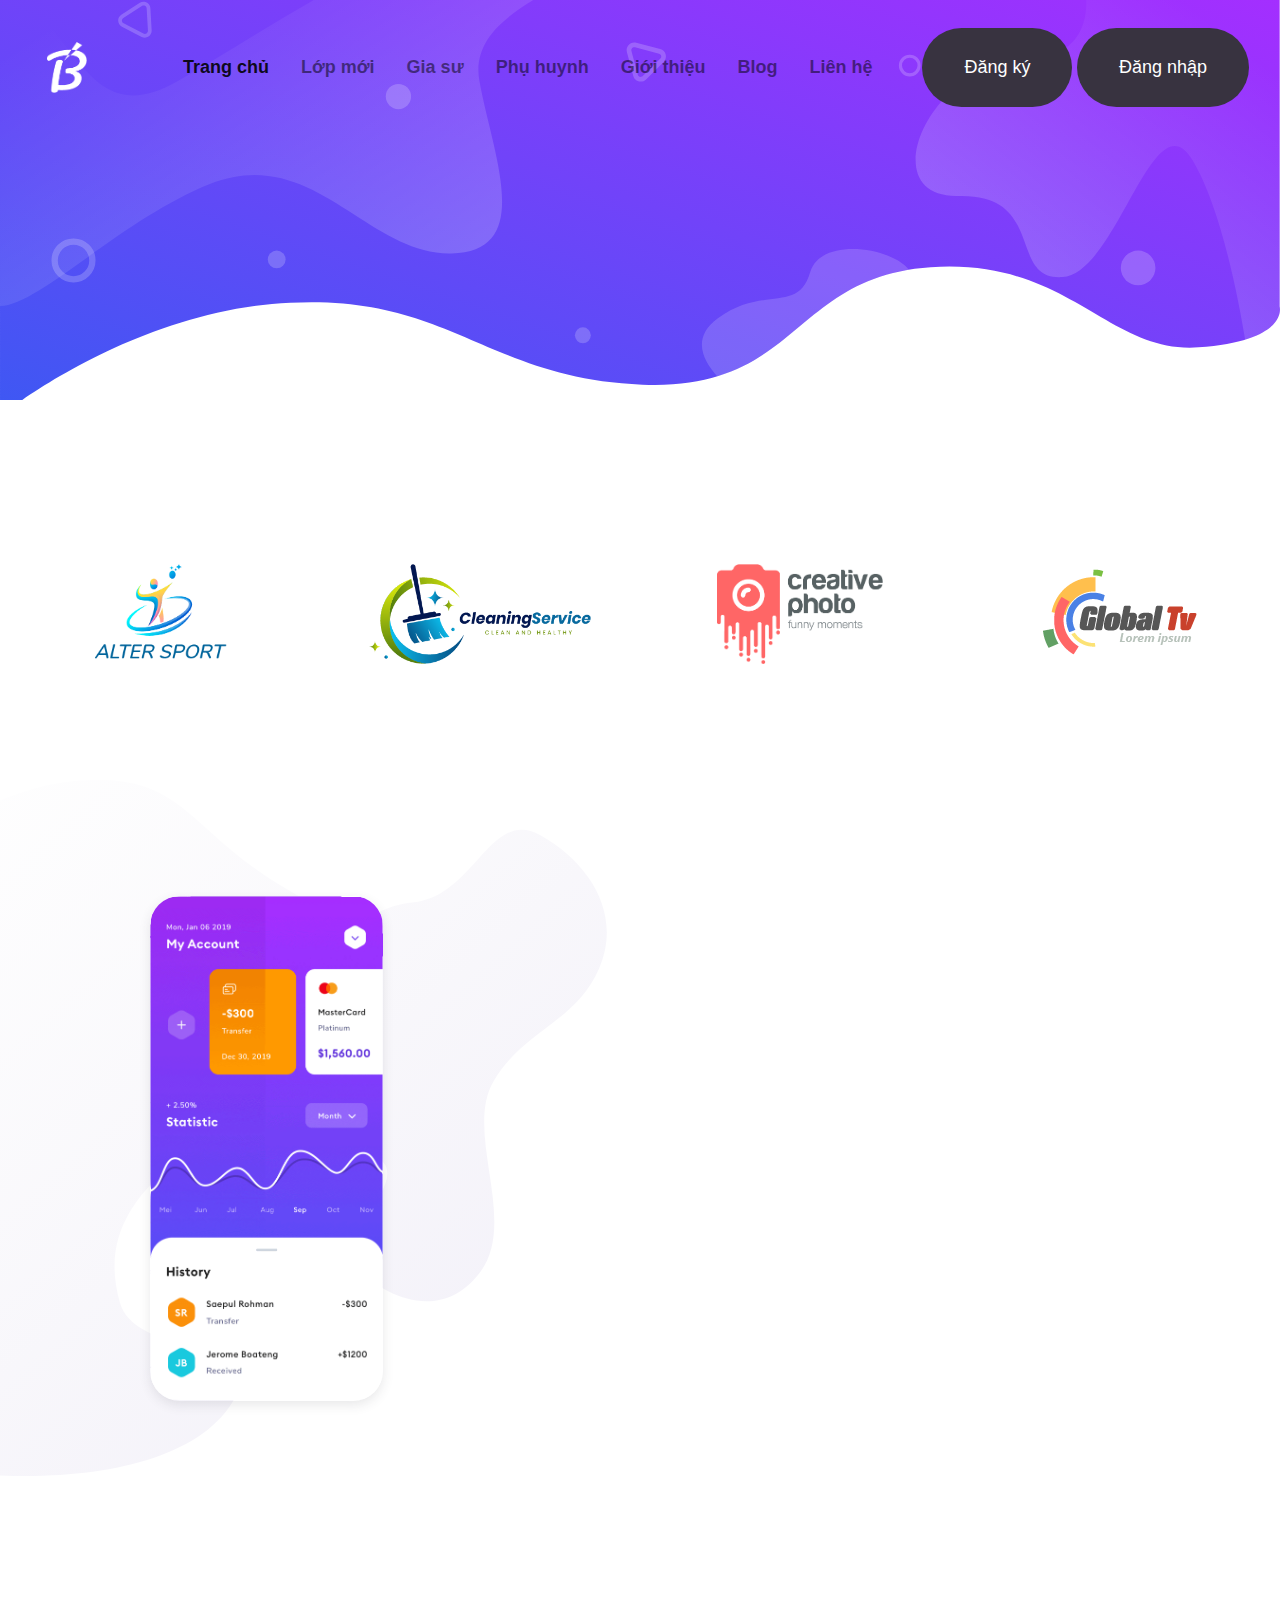
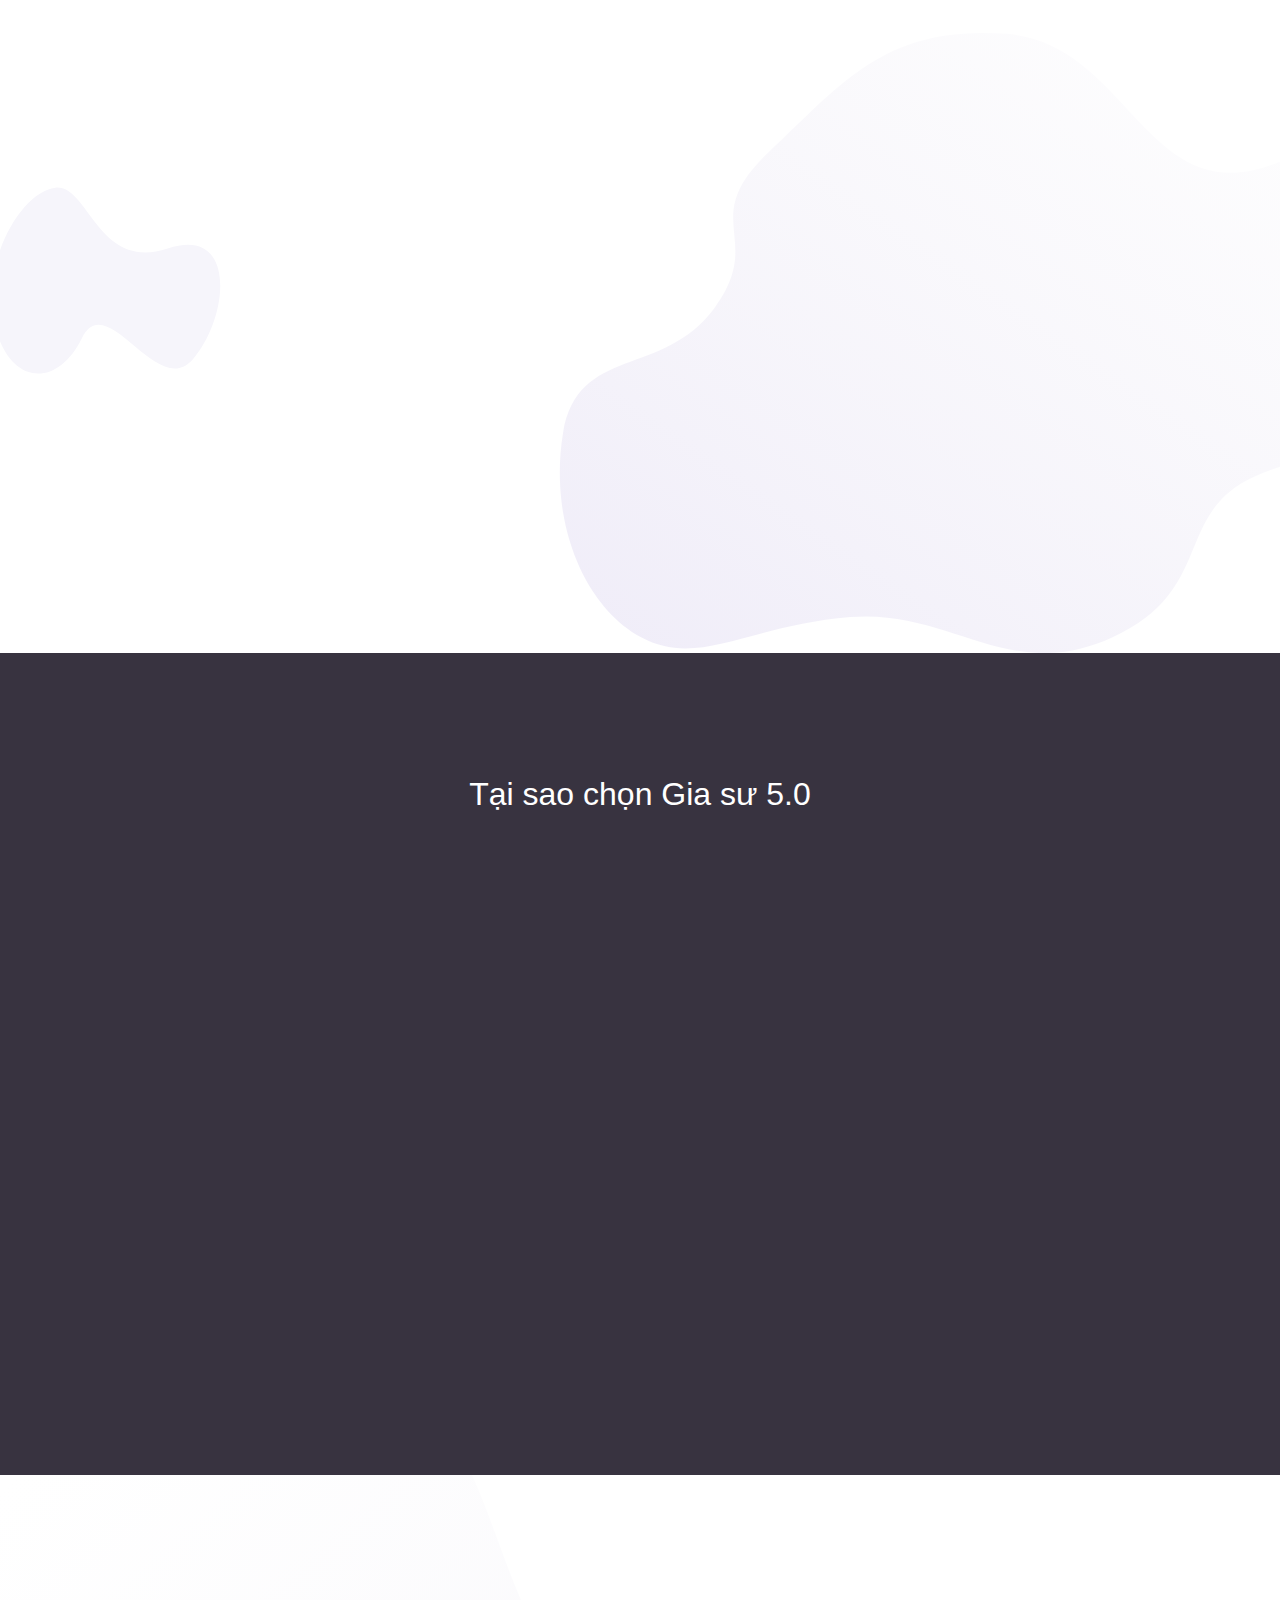
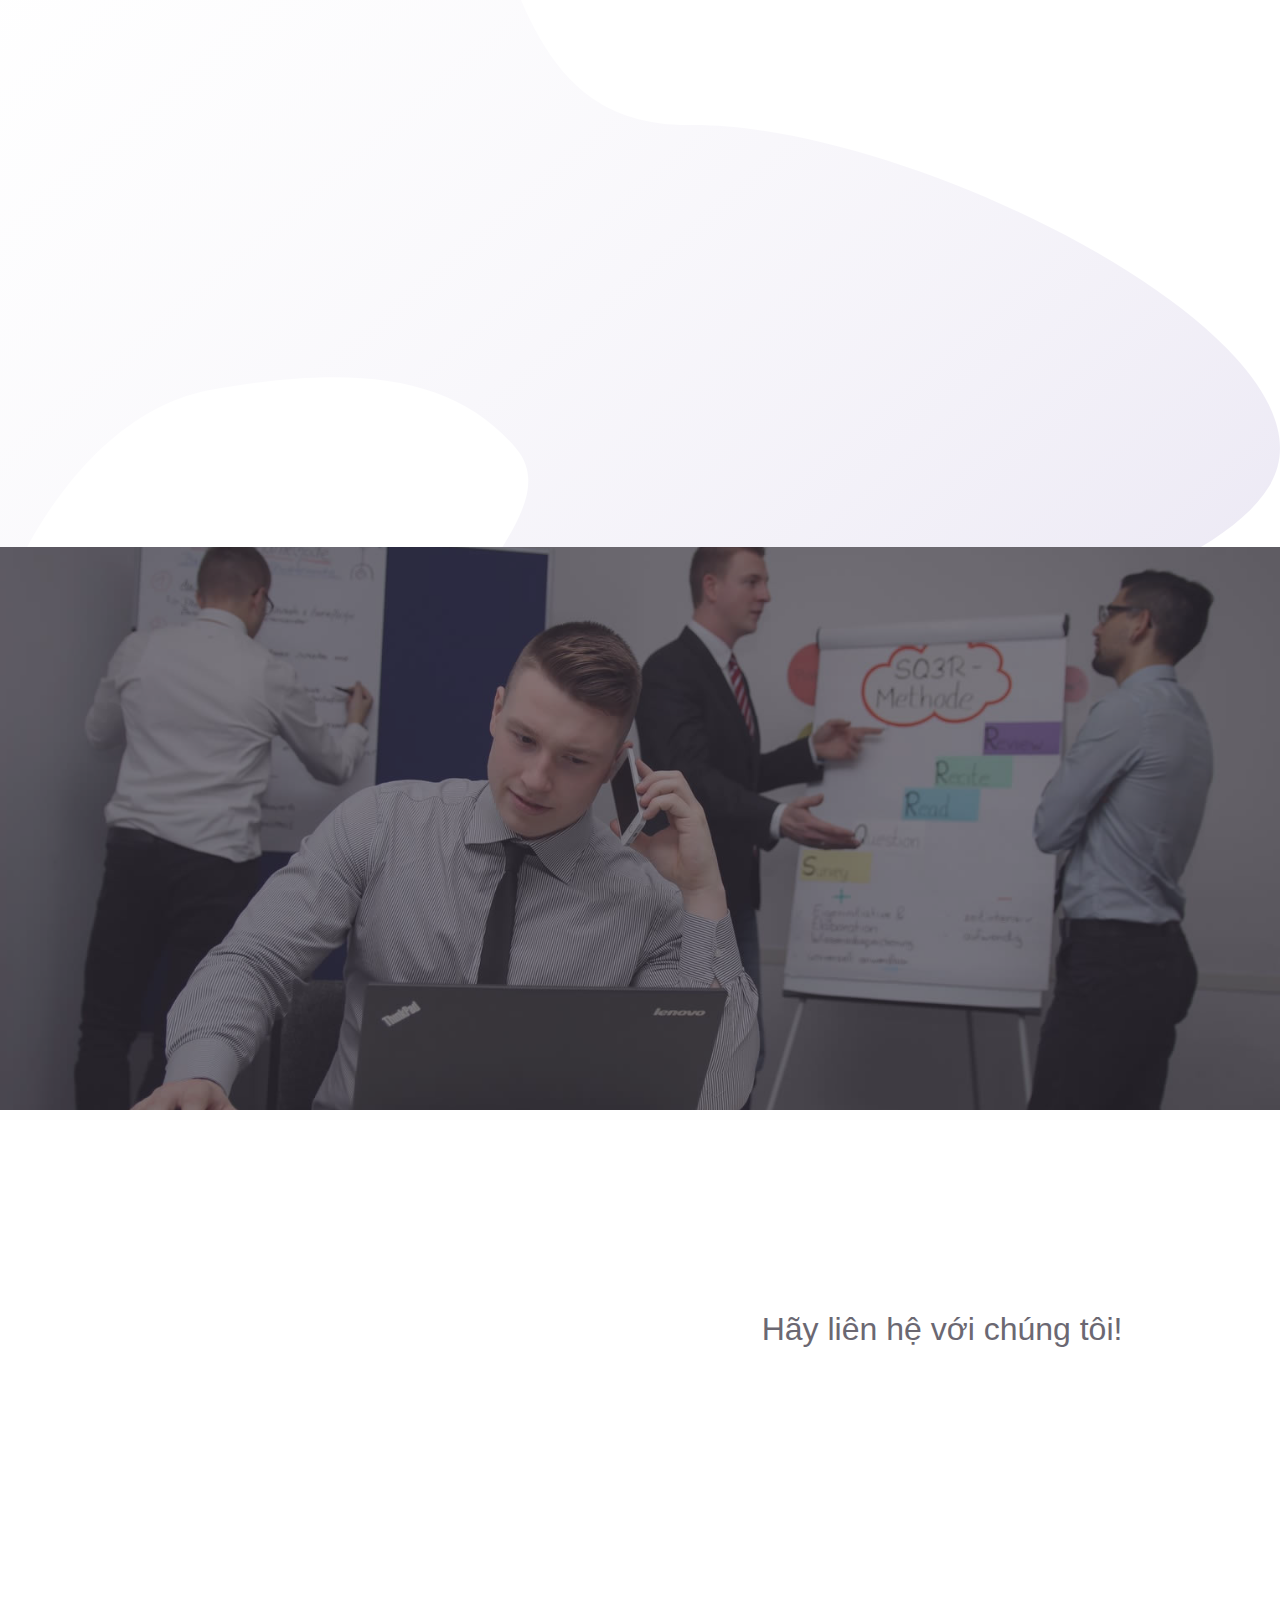
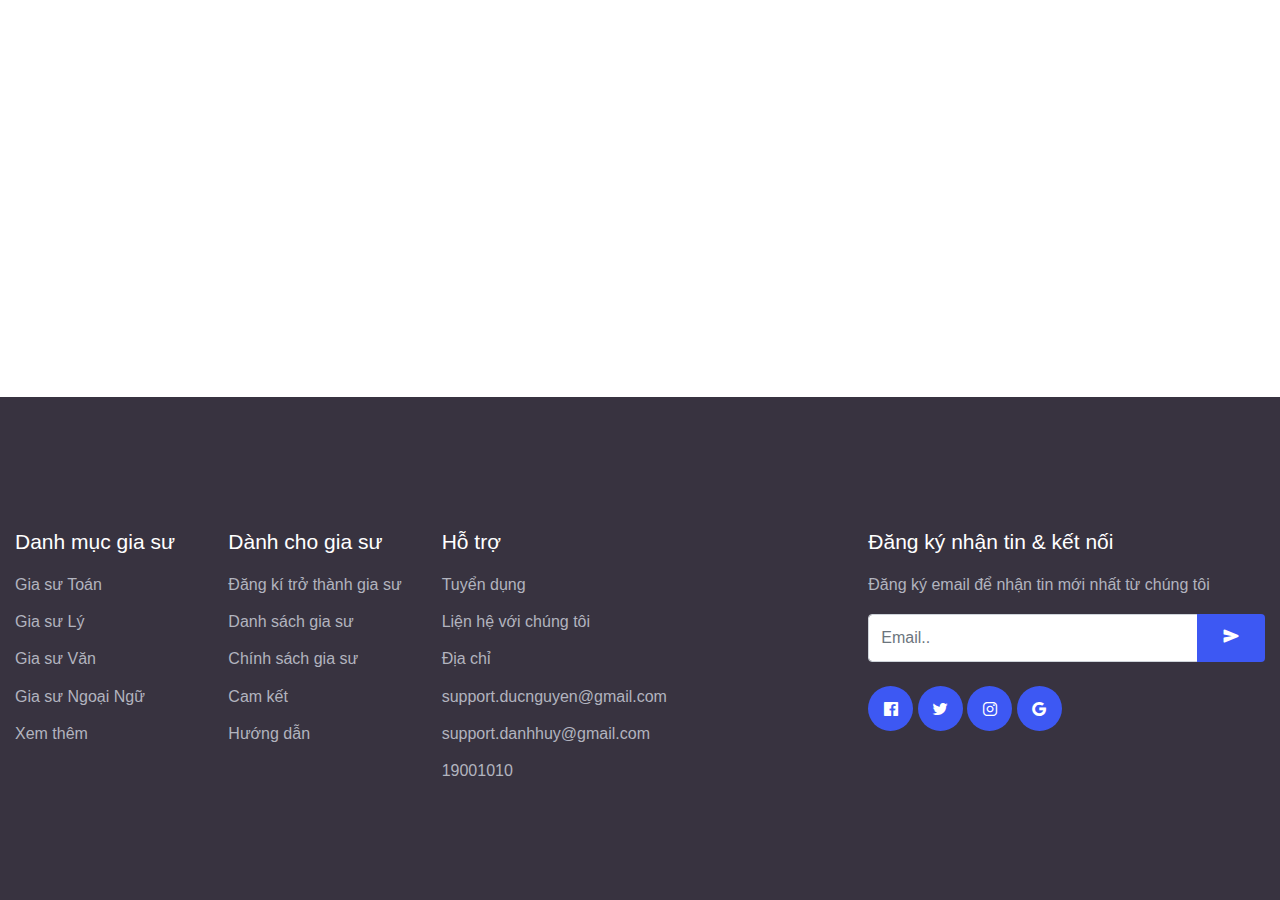
<file: html/index.html>
<!DOCTYPE html>
<html lang="en">
<head>
  <meta charset="UTF-8">
  <meta name="viewport" content="width=device-width, initial-scale=1.0">

  <meta http-equiv="X-UA-Compatible" content="ie=edge">
  
  <meta name="description" content="Mobile Application HTML5 Template">

  <title>Gia sư 5.0</title>

  <link rel="shortcut icon" href="../assets/favicon.png" type="image/x-icon">

  <link rel="stylesheet" href="../assets/css/maicons.css">

  <link rel="stylesheet" href="../assets/vendor/animate/animate.css">

  <link rel="stylesheet" href="../assets/vendor/owl-carousel/css/owl.carousel.min.css">

  <link rel="stylesheet" href="../assets/css/bootstrap.css">

  <link rel="stylesheet" href="../assets/css/mobster.css">

</head>
<body>

<nav class="navbar navbar-expand-lg navbar-light navbar-floating">
  <div class="container">
    <a class="navbar-brand" href="#">
      <img src="../assets/favicon-light.png" alt="" width="40">
    </a>
    <button class="navbar-toggler" type="button" data-toggle="collapse" data-target="#navbarToggler" aria-controls="navbarToggler" aria-expanded="false" aria-label="Toggle navigation">
      <span class="navbar-toggler-icon"></span>
    </button>
  
    <div class="collapse navbar-collapse" id="navbarToggler">
      <ul class="navbar-nav ml-lg-5 mt-3 mt-lg-0">
        <li class="nav-item dropdown active">
          <a class="nav-link dropdown-toggle" href="index.html" id="navbarDropdown" >Trang chủ</a>
        </li>
        <li class="nav-item">
          <a class="nav-link" href="newclass.html">Lớp mới</a>
        </li>
        <li class="nav-item">
          <a class="nav-link" href="giasu.html">Gia sư</a>
        </li>
        <li class="nav-item">
          <a class="nav-link" href="phuhuynh.html">Phụ huynh</a>
        </li>
        <li class="nav-item">
          <a class="nav-link" href="about.html">Giới thiệu</a>
        </li>
        <li class="nav-item">
          <a class="nav-link" href="blog.html">Blog</a>
        </li>
        <li class="nav-item">
          <a class="nav-link" href="contact.html">Liên hệ</a>
        </li>
      </ul>
      <div class=" ml-auto my-2 my-lg-0">
        <button class="btn btn-dark rounded-pill">
          <a href="register.html" class="nav-link"> Đăng ký</a></button>
        <button class="btn btn-dark rounded-pill"><a href="login.html" class="nav-link"> Đăng nhập</a></button>
      </div>
    </div>
  </div>
</nav>
  
<div class="page-hero-section bg-image hero-mini" style="background-image: url(../assets/img/hero_mini.svg);">
  <div class="hero-caption pt-5">
    <div class="container h-100">
      <div class="row align-items-center h-100">       
        <div class="col-lg-6 d-none d-lg-block wow zoomIn">
        </div>
      </div>
    </div>
  </div>
</div>

<!-- Clients -->
<div class="page-section mt-5">
  <div class="container">
    <div class="row">
      <div class="col-sm-6 col-lg-3 py-3 wow zoomIn">
        <div class="img-place client-img">
          <img src="../assets/img/clients/alter_sport.png" alt="">
        </div>
      </div>
      <div class="col-sm-6 col-lg-3 py-3 wow zoomIn">
        <div class="img-place client-img">
          <img src="../assets/img/clients/cleaning_service.png" alt="">
        </div>
      </div>
      <div class="col-sm-6 col-lg-3 py-3 wow zoomIn">
        <div class="img-place client-img">
          <img src="../assets/img/clients/creative_photo.png" alt="">
        </div>
      </div>
      <div class="col-sm-6 col-lg-3 py-3 wow zoomIn">
        <div class="img-place client-img">
          <img src="../assets/img/clients/global_tv.png" alt="">
        </div>
      </div>
    </div>
  </div>
</div> <!-- End clients -->

<div class="position-realive bg-image" style="background-image: url(../assets/img/pattern_1.svg);">

<div class="page-section">
  <div class="container">
    <div class="row">
      <div class="col-lg-5 py-3">
        <div class="img-place mobile-preview shadow wow zoomIn">
          <img src="../assets/img/app_preview_2.png" alt="">
        </div>
      </div>
      <div class="col-lg-6 py-3 mt-lg-5">
        <div class="iconic-list">
          <div class="iconic-item wow fadeInUp">
            <div class="iconic-md iconic-text bg-warning fg-white rounded-circle">
              <span class="mai-cube"></span>
            </div>
            <div class="iconic-content">
              <h5>Powerful Features</h5>
              <p class="fs-small">Lorem ipsum dolor sit amet, consetetur sadipscing elitr, sed diam nonumy eirmod tempor invidunt ut labore et dolore</p>
            </div>
          </div>
          <div class="iconic-item wow fadeInUp">
            <div class="iconic-md iconic-text bg-info fg-white rounded-circle">
              <span class="mai-shield"></span>
            </div>
            <div class="iconic-content">
              <h5>Fully Secured</h5>
              <p class="fs-small">Lorem ipsum dolor sit amet, consetetur sadipscing elitr, sed diam nonumy eirmod tempor invidunt ut labore et dolore</p>
            </div>
          </div>
          <div class="iconic-item wow fadeInUp">
            <div class="iconic-md iconic-text bg-indigo fg-white rounded-circle">
              <span class="mai-desktop-outline"></span>
            </div>
            <div class="iconic-content">
              <h5>Easy Monitoring</h5>
              <p class="fs-small">Lorem ipsum dolor sit amet, consetetur sadipscing elitr, sed diam nonumy eirmod tempor invidunt ut labore et dolore</p>
            </div>
          </div>
        </div>
      </div>
    </div>
  </div>
</div>

<div class="page-section">
  <div class="container">
    <div class="row">
      <div class="col-lg-6 offset-lg-1 py-3 mt-lg-5 wow fadeInUp">
        <h1 class="mb-4">Ecommerce business opperate easilly</h1>
        <p class="mb-4">Lorem ipsum dolor, sit amet consectetur adipisicing elit. Quos, molestiae, perspiciatis laboriosam quia placeat recusandae repudiandae corrupti similique delectus, aliquam commodi possimus eveniet optio magnam quis vel. Reiciendis, fuga excepturi.</p>
        <a href="#" class="btn btn-outline-primary rounded-pill">How it works</a>
      </div>
      <div class="col-lg-5 py-3">
        <div class="img-place mobile-preview shadow wow zoomIn">
          <img src="../assets/img/app_preview_3.png" alt="">
        </div>
      </div>
    </div>
  </div>
</div>

</div>


<div class="page-section bg-dark fg-white">
  <div class="container">
    <h1 class="text-center">Tại sao chọn Gia sư 5.0</h1>

    <div class="row justify-content-center mt-5">
      <div class="col-md-6 col-lg-3 py-3">
        <div class="card card-body border-0 bg-transparent text-center wow zoomIn">
          <div class="mb-3">
            <img src="../assets/img/icons/rocket.svg" alt="">
          </div>
          <p class="fs-large">Nhanh chóng</p>
          <p class="fs-small fg-grey">Lorem ipsum dolor sit amet, consetetur sadipscing elitr, sed</p>
        </div>
      </div>
      <div class="col-md-6 col-lg-3 py-3">
        <div class="card card-body border-0 bg-transparent text-center wow zoomIn" data-wow-delay="200ms">
          <div class="mb-3">
            <img src="../assets/img/icons/testimony.svg" alt="">
          </div>
          <p class="fs-large">Thân thiện</p>
          <p class="fs-small fg-grey">Lorem ipsum dolor sit amet, consetetur sadipscing elitr, sed</p>
        </div>
      </div>
      <div class="col-md-6 col-lg-3 py-3">
        <div class="card card-body border-0 bg-transparent text-center wow zoomIn" data-wow-delay="400ms">
          <div class="mb-3">
            <img src="../assets/img/icons/promotion.svg" alt="">
          </div>
          <p class="fs-large">Miễn phí</p>
          <p class="fs-small fg-grey">Lorem ipsum dolor sit amet, consetetur sadipscing elitr, sed</p>
        </div>
      </div>
      <div class="col-md-6 col-lg-3 py-3">
        <div class="card card-body border-0 bg-transparent text-center wow zoomIn" data-wow-delay="600ms">
          <div class="mb-3">
            <img src="../assets/img/icons/coins.svg" alt="">
          </div>
          <p class="fs-large">Tiết kiệm thời gian</p>
          <p class="fs-small fg-grey">Lorem ipsum dolor sit amet, consetetur sadipscing elitr, sed</p>
        </div>
      </div>
      <div class="col-md-6 col-lg-3 py-3">
        <div class="card card-body border-0 bg-transparent text-center wow zoomIn" data-wow-delay="800ms">
          <div class="mb-3">
            <img src="../assets/img/icons/support.svg" alt="">
          </div>
          <p class="fs-large">Hỗ trợ 24/7</p>
          <p class="fs-small fg-grey">Lorem ipsum dolor sit amet, consetetur sadipscing elitr, sed</p>
        </div>
      </div>
      <div class="col-md-6 col-lg-3 py-3">
        <div class="card card-body border-0 bg-transparent text-center wow zoomIn" data-wow-delay="1000ms">
          <div class="mb-3">
            <img src="../assets/img/icons/laptop.svg" alt="">
          </div>
          <p class="fs-large">Nhiều chức năng</p>
          <p class="fs-small fg-grey">Lorem ipsum dolor sit amet, consetetur sadipscing elitr, sed</p>
        </div>
      </div>
    </div>
  </div>
</div>

<div class="page-section bg-image" style="background-image: url(../assets/img/pattern_2.svg);">
  <div class="container">
    <div class="row justify-content-center align-items-center">
      <div class="col-lg-7">
        <div class="pricing-table">
          <div class="pricing-item active wow zoomIn">
            <div class="pricing-header">
              <h5>Gia sư chất lượng cao</h5>
              <div class="mb-3">
                <img src="../assets/img/icons/laptop.svg" alt="">
              </div>
            </div>
            <div class="pricing-body">
              <ul class="theme-list">
                <li class="list-item"></li>
              </ul>
            </div>
            <button class="btn btn-dark">Xem tiếp</button>
          </div>
          <div class="pricing-item  wow zoomIn" data-wow-delay="200ms">
            <div class="pricing-header">
              <h5>Nhóm học tại trung tâm</h5>
              <div class="mb-3">
                <img src="../assets/img/icons/testimony.svg" alt="">
              </div>
            </div>
            <div class="pricing-body">
              <ul class="theme-list">
                <li class="list-item"></li>
              </ul>
            </div>
            <button class="btn btn-dark">Xem tiếp</button>
          </div>
          <div class="pricing-item active wow zoomIn" data-wow-delay="400ms">
            <div class="pricing-header">
              <h5>Đào tạo chuyên nghiệp</h5>
              <div class="mb-3">
                <img src="../assets/img/icons/testimony.svg" alt="">
              </div>
            </div>
            <div class="pricing-body">
              <ul class="theme-list">
                <li class="list-item"></li>
              </ul>
            </div>
            <button class="btn btn-dark">Xem tiếp</button>
          </div>
        </div>
      </div>
    </div>
  </div>
</div>

<div class="page-section bg-image bg-image-overlay-dark" style="background-image: url(../assets/img/bg_testimonials.jpg);">
  <div class="container fg-white">
    <div class="row">
      <div class="col-md-8 col-lg-6 offset-lg-1 wow fadeInUp">
        <h2 class="mb-5 fg-white fw-normal">Chia sẻ của khách hàng</h2>
        <p class="fs-large font-italic">Lorem ipsum dolor, sit amet consectetur adipisicing elit. Mollitia voluptates facere explicabo! Rerum necessitatibus cum qui veritatis reprehenderit, neque sapiente consequatur atque eaque molestias, est, quod totam quo laudantium ratione.</p>
        <p class="fs-large fg-grey fw-medium mb-5">Đức Nguyễn, Wed Designer</p>

        <a href="blog-details.html" class="btn btn-outline-light rounded-pill">Xem tiếp<span class="mai-chevron-forward"></span></a>
      </div>
    </div>
  </div>
</div>

<div class="page-section">
  <div class="container">
    <div class="row">
      <div class="col-lg-7 py-3 mb-5 mb-lg-0">
        <div class="img-place w-lg-75 wow zoomIn">
          <img src="../assets/img/illustration_contact.svg" alt="">
        </div>
      </div>
      <div class="col-lg-5 py-3">
        <h1 class="wow fadeInUp">Bạn cần hỗ trợ? </h1>
         <h3> Hãy liên hệ với chúng tôi!</h3>

        <form method="POST" class="mt-5">
          <div class="form-group wow fadeInUp">
            <label for="name" class="fw-medium fg-grey">Họ tên</label>
            <input type="text" class="form-control" id="name">
          </div>

          <div class="form-group wow fadeInUp">
            <label for="email" class="fw-medium fg-grey">Email</label>
            <input type="text" class="form-control" id="email">
          </div>

          <div class="form-group wow fadeInUp">
            <label for="message" class="fw-medium fg-grey">Nội dung</label>
            <textarea rows="6" class="form-control" id="message"></textarea>
          </div>

          <div class="form-group mt-4 wow fadeInUp">
            <button type="submit" class="btn btn-primary">Gửi</button>
          </div>
        </form>
      </div>
    </div>
  </div>
</div>

<div class="page-footer-section bg-dark fg-white">
  <div class="container">
    <div class="row mb-5 py-3">
      <div class="col-sm-6 col-lg-2 py-3">
        <h5 class="mb-3">Danh mục gia sư</h5>
        <ul class="menu-link">
          <li><a href="#" class="">Gia sư Toán</a></li>
          <li><a href="#" class="">Gia sư Lý</a></li>
          <li><a href="#" class="">Gia sư Văn</a></li>
          <li><a href="#" class="">Gia sư Ngoại Ngữ</a></li>
          <li><a href="#" class="">Xem thêm</a></li>
        </ul>
      </div>
      <div class="col-sm-6 col-lg-2 py-3">
        <h5 class="mb-3">Dành cho gia sư</h5>
        <ul class="menu-link">
          <li><a href="#" class="">Đăng kí trở thành gia sư</a></li>
          <li><a href="#" class="">Danh sách gia sư</a></li>
          <li><a href="#" class="">Chính sách gia sư</a></li>
          <li><a href="#" class="">Cam kết</a></li>
          <li><a href="#" class="">Hướng dẫn</a></li>
        </ul>
      </div>
      <div class="col-md-6 col-lg-4 py-3">
        <h5 class="mb-3">Hỗ trợ</h5>
        <ul class="menu-link">
          <li><a href="#" class="">Tuyển dụng</a></li>
          <li><a href="#" class="">Liện hệ với chúng tôi</a></li>
          <li><a href="#" class="">Địa chỉ</a></li>
          <li><a href="#" class="">support.ducnguyen@gmail.com</a></li>
          <li><a href="#" class="">support.danhhuy@gmail.com</a></li>
          <li><a href="#" class="">19001010</a></li>
        </ul>
      </div>
      <div class="col-md-6 col-lg-4 py-3">
        <h5 class="mb-3">Đăng ký nhận tin & kết nối</h5>
        <p>Đăng ký email để nhận tin mới nhất từ chúng tôi</p>
        <form method="POST">
          <div class="input-group">
            <input type="text" class="form-control" placeholder="Email..">
            <div class="input-group-append">
              <button type="submit" class="btn btn-primary"><span class="mai-send"></span></button>
            </div>
          </div>
        </form>

        <!-- Social Media Button -->
        <div class="mt-4">
          <a href="#" class="btn btn-fab btn-primary fg-white"><span class="mai-logo-facebook"></span></a>
          <a href="#" class="btn btn-fab btn-primary fg-white"><span class="mai-logo-twitter"></span></a>
          <a href="#" class="btn btn-fab btn-primary fg-white"><span class="mai-logo-instagram"></span></a>
          <a href="#" class="btn btn-fab btn-primary fg-white"><span class="mai-logo-google"></span></a>
        </div>
      </div>
    </div>
  </div>
</div>

<script src="../assets/js/jquery-3.5.1.min.js"></script>

<script src="../assets/js/bootstrap.bundle.min.js"></script>

<script src="../assets/vendor/owl-carousel/js/owl.carousel.min.js"></script>

<script src="../assets/vendor/wow/wow.min.js"></script>

<script src="../assets/js/mobster.js"></script>

</body>
</html>
</file>
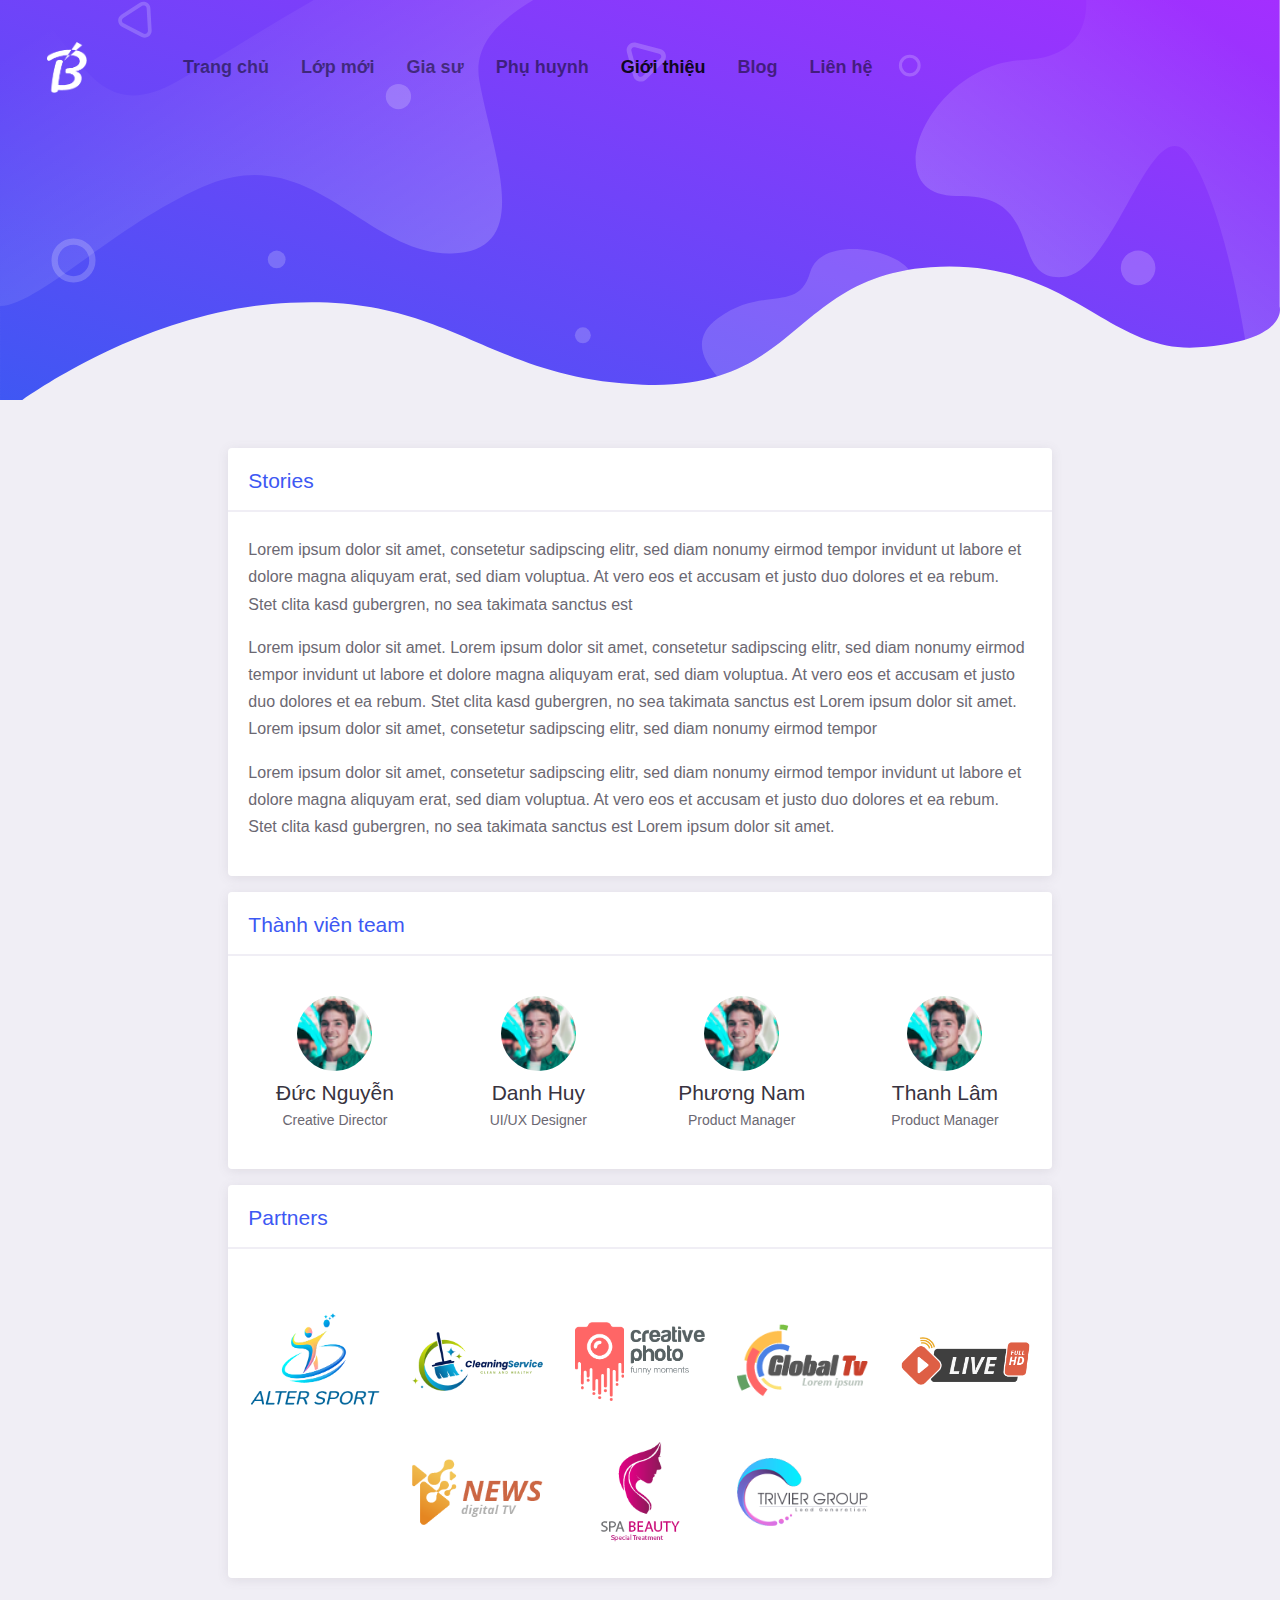
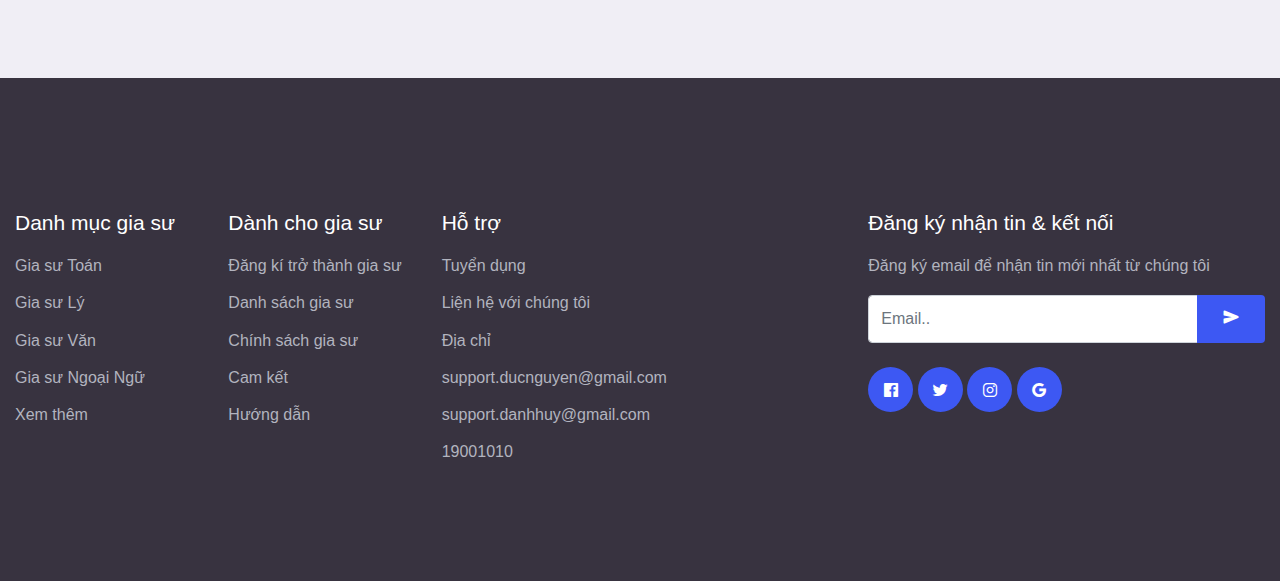
<file: html/about.html>
<!DOCTYPE html>
<html lang="en">
<head>
  <meta charset="UTF-8">
  <meta name="viewport" content="width=device-width, initial-scale=1.0">

  <meta http-equiv="X-UA-Compatible" content="ie=edge">

  <meta name="description" content="Mobile Application HTML5 Template">

  <title>Gia sư 5.0</title>

  <link rel="shortcut icon" href="../assets/favicon.png" type="image/x-icon">

  <link rel="stylesheet" href="../assets/css/maicons.css">

  <link rel="stylesheet" href="../assets/vendor/animate/animate.css">

  <link rel="stylesheet" href="../assets/vendor/owl-carousel/css/owl.carousel.min.css">

  <link rel="stylesheet" href="../assets/css/bootstrap.css">

  <link rel="stylesheet" href="../assets/css/mobster.css">
</head>
<body>

<nav class="navbar navbar-expand-lg navbar-light navbar-floating">
  <div class="container">
    <a class="navbar-brand" href="index.html">
      <img src="../assets/favicon-light.png" alt="" width="40">
    </a>
    <button class="navbar-toggler" type="button" data-toggle="collapse" data-target="#navbarToggler" aria-controls="navbarToggler" aria-expanded="false" aria-label="Toggle navigation">
      <span class="navbar-toggler-icon"></span>
    </button>
  
    <div class="collapse navbar-collapse" id="navbarToggler">
      <ul class="navbar-nav ml-lg-5 mt-3 mt-lg-0">
        <li class="nav-item dropdown">
          <a class="nav-link dropdown-toggle" href="index.html" id="navbarDropdown" >Trang chủ</a>
        </li>
        <li class="nav-item">
          <a class="nav-link" href="newclass.html">Lớp mới</a>
        </li>
        <li class="nav-item">
          <a class="nav-link" href="giasu.html">Gia sư</a>
        </li>
        <li class="nav-item">
          <a class="nav-link" href="phuhuynh.html">Phụ huynh</a>
        </li>
        <li class="nav-item active">
          <a class="nav-link" href="about.html">Giới thiệu</a>
        </li>
        <li class="nav-item">
          <a class="nav-link" href="blog.html">Blog</a>
        </li>
        <li class="nav-item">
          <a class="nav-link" href="contact.html">Liên hệ</a>
        </li>
      </ul>
    </div>
  </div>
</nav>

<main class="bg-light">

<div class="page-hero-section bg-image hero-mini" style="background-image: url(../assets/img/hero_mini.svg);">
</div>

<div class="page-section pt-5">
  <div class="container">
    <div class="row justify-content-center">
      <div class="col-lg-8">
        <div class="card-page">
          <h5 class="fg-primary">Stories</h5>
          <hr>
          <p>Lorem ipsum dolor sit amet, consetetur sadipscing elitr, sed diam nonumy eirmod tempor invidunt ut labore et dolore magna aliquyam erat, sed diam voluptua. At vero eos et accusam et justo duo dolores et ea rebum. Stet clita kasd gubergren, no sea takimata sanctus est</p>
          <p>Lorem ipsum dolor sit amet. Lorem ipsum dolor sit amet, consetetur sadipscing elitr, sed diam nonumy eirmod tempor invidunt ut labore et dolore magna aliquyam erat, sed diam voluptua. At vero eos et accusam et justo duo dolores et ea rebum. Stet clita kasd gubergren, no sea takimata sanctus est Lorem ipsum dolor sit amet.
          Lorem ipsum dolor sit amet, consetetur sadipscing elitr, sed diam nonumy eirmod tempor</p>
          <p>Lorem ipsum dolor sit amet, consetetur sadipscing elitr, sed diam nonumy eirmod tempor invidunt ut labore et dolore magna aliquyam erat, sed diam voluptua. At vero eos et accusam et justo duo dolores et ea rebum. Stet clita kasd gubergren, no sea takimata sanctus est Lorem ipsum dolor sit amet.</p>
        </div>
        <div class="card-page mt-3">
          <h5 class="fg-primary">Thành viên team</h5>
          <hr>

          <div class="row justify-content-center">
            <div class="col-lg-3 py-3">
              <div class="team-item">
                <div class="team-avatar">
                  <img src="../assets/img/person/person_2.png" alt="">
                </div>
                <h5 class="team-name">Đức Nguyễn</h5>
                <span class="fg-gray fs-small">Creative Director</span>
              </div>
            </div>
            <div class="col-lg-3 py-3">
              <div class="team-item">
                <div class="team-avatar">
                  <img src="../assets/img/person/person_2.png" alt="">
                </div>
                <h5 class="team-name">Danh Huy</h5>
                <span class="fg-gray fs-small">UI/UX Designer</span>
              </div>
            </div>
            <div class="col-lg-3 py-3">
              <div class="team-item">
                <div class="team-avatar">
                  <img src="../assets/img/person/person_2.png" alt="">
                </div>
                <h5 class="team-name">Phương Nam</h5>
                <span class="fg-gray fs-small">Product Manager</span>
              </div>
            </div>
            <div class="col-lg-3 py-3">
              <div class="team-item">
                <div class="team-avatar">
                  <img src="../assets/img/person/person_2.png" alt="">
                </div>
                <h5 class="team-name">Thanh Lâm</h5>
                <span class="fg-gray fs-small">Product Manager</span>
              </div>
            </div>
          </div>
        </div>
        <div class="card-page mt-3">
          <h5 class="fg-primary">Partners</h5>
          <hr>

          <div class="row row-cols-1 row-cols-sm-2 row-cols-md-3 row-cols-lg-5 justify-content-center align-items-center mt-5">
            <div class="p-3">
              <div class="img-place client-img">
                <img src="../assets/img/clients/alter_sport.png" alt="">
              </div>
            </div>
            <div class="p-3">
              <div class="img-place client-img">
                <img src="../assets/img/clients/cleaning_service.png" alt="">
              </div>
            </div>
            <div class="p-3">
              <div class="img-place client-img">
                <img src="../assets/img/clients/creative_photo.png" alt="">
              </div>
            </div>
            <div class="p-3">
              <div class="img-place client-img">
                <img src="../assets/img/clients/global_tv.png" alt="">
              </div>
            </div>
            <div class="p-3">
              <div class="img-place client-img">
                <img src="../assets/img/clients/net_sport_tv.png" alt="">
              </div>
            </div>
            <div class="p-3">
              <div class="img-place client-img">
                <img src="../assets/img/clients/news_digital_tv.png" alt="">
              </div>
            </div>
            <div class="p-3">
              <div class="img-place client-img">
                <img src="../assets/img/clients/spa_beauty.png" alt="">
              </div>
            </div>
            <div class="p-3">
              <div class="img-place client-img">
                <img src="../assets/img/clients/trivier_group.png" alt="">
              </div>
            </div>
          </div>
        </div>
      </div>
    </div>
  </div>
</div>

</main> <!-- .bg-light -->


<div class="page-footer-section bg-dark fg-white">
  <div class="container">
    <div class="row mb-5 py-3">
      <div class="col-sm-6 col-lg-2 py-3">
        <h5 class="mb-3">Danh mục gia sư</h5>
        <ul class="menu-link">
          <li><a href="#" class="">Gia sư Toán</a></li>
          <li><a href="#" class="">Gia sư Lý</a></li>
          <li><a href="#" class="">Gia sư Văn</a></li>
          <li><a href="#" class="">Gia sư Ngoại Ngữ</a></li>
          <li><a href="#" class="">Xem thêm</a></li>
        </ul>
      </div>
      <div class="col-sm-6 col-lg-2 py-3">
        <h5 class="mb-3">Dành cho gia sư</h5>
        <ul class="menu-link">
          <li><a href="#" class="">Đăng kí trở thành gia sư</a></li>
          <li><a href="#" class="">Danh sách gia sư</a></li>
          <li><a href="#" class="">Chính sách gia sư</a></li>
          <li><a href="#" class="">Cam kết</a></li>
          <li><a href="#" class="">Hướng dẫn</a></li>
        </ul>
      </div>
      <div class="col-md-6 col-lg-4 py-3">
        <h5 class="mb-3">Hỗ trợ</h5>
        <ul class="menu-link">
          <li><a href="#" class="">Tuyển dụng</a></li>
          <li><a href="#" class="">Liện hệ với chúng tôi</a></li>
          <li><a href="#" class="">Địa chỉ</a></li>
          <li><a href="#" class="">support.ducnguyen@gmail.com</a></li>
          <li><a href="#" class="">support.danhhuy@gmail.com</a></li>
          <li><a href="#" class="">19001010</a></li>
        </ul>
      </div>
      <div class="col-md-6 col-lg-4 py-3">
        <h5 class="mb-3">Đăng ký nhận tin & kết nối</h5>
        <p>Đăng ký email để nhận tin mới nhất từ chúng tôi</p>
        <form method="POST">
          <div class="input-group">
            <input type="text" class="form-control" placeholder="Email..">
            <div class="input-group-append">
              <button type="submit" class="btn btn-primary"><span class="mai-send"></span></button>
            </div>
          </div>
        </form>

        <!-- Social Media Button -->
        <div class="mt-4">
          <a href="#" class="btn btn-fab btn-primary fg-white"><span class="mai-logo-facebook"></span></a>
          <a href="#" class="btn btn-fab btn-primary fg-white"><span class="mai-logo-twitter"></span></a>
          <a href="#" class="btn btn-fab btn-primary fg-white"><span class="mai-logo-instagram"></span></a>
          <a href="#" class="btn btn-fab btn-primary fg-white"><span class="mai-logo-google"></span></a>
        </div>
      </div>
    </div>
  </div>
</div>

<script src="../assets/js/jquery-3.5.1.min.js"></script>

<script src="../assets/js/bootstrap.bundle.min.js"></script>

<script src="../assets/vendor/owl-carousel/js/owl.carousel.min.js"></script>

<script src="../assets/vendor/wow/wow.min.js"></script>

<script src="../assets/js/mobster.js"></script>

</body>
</html>
</file>
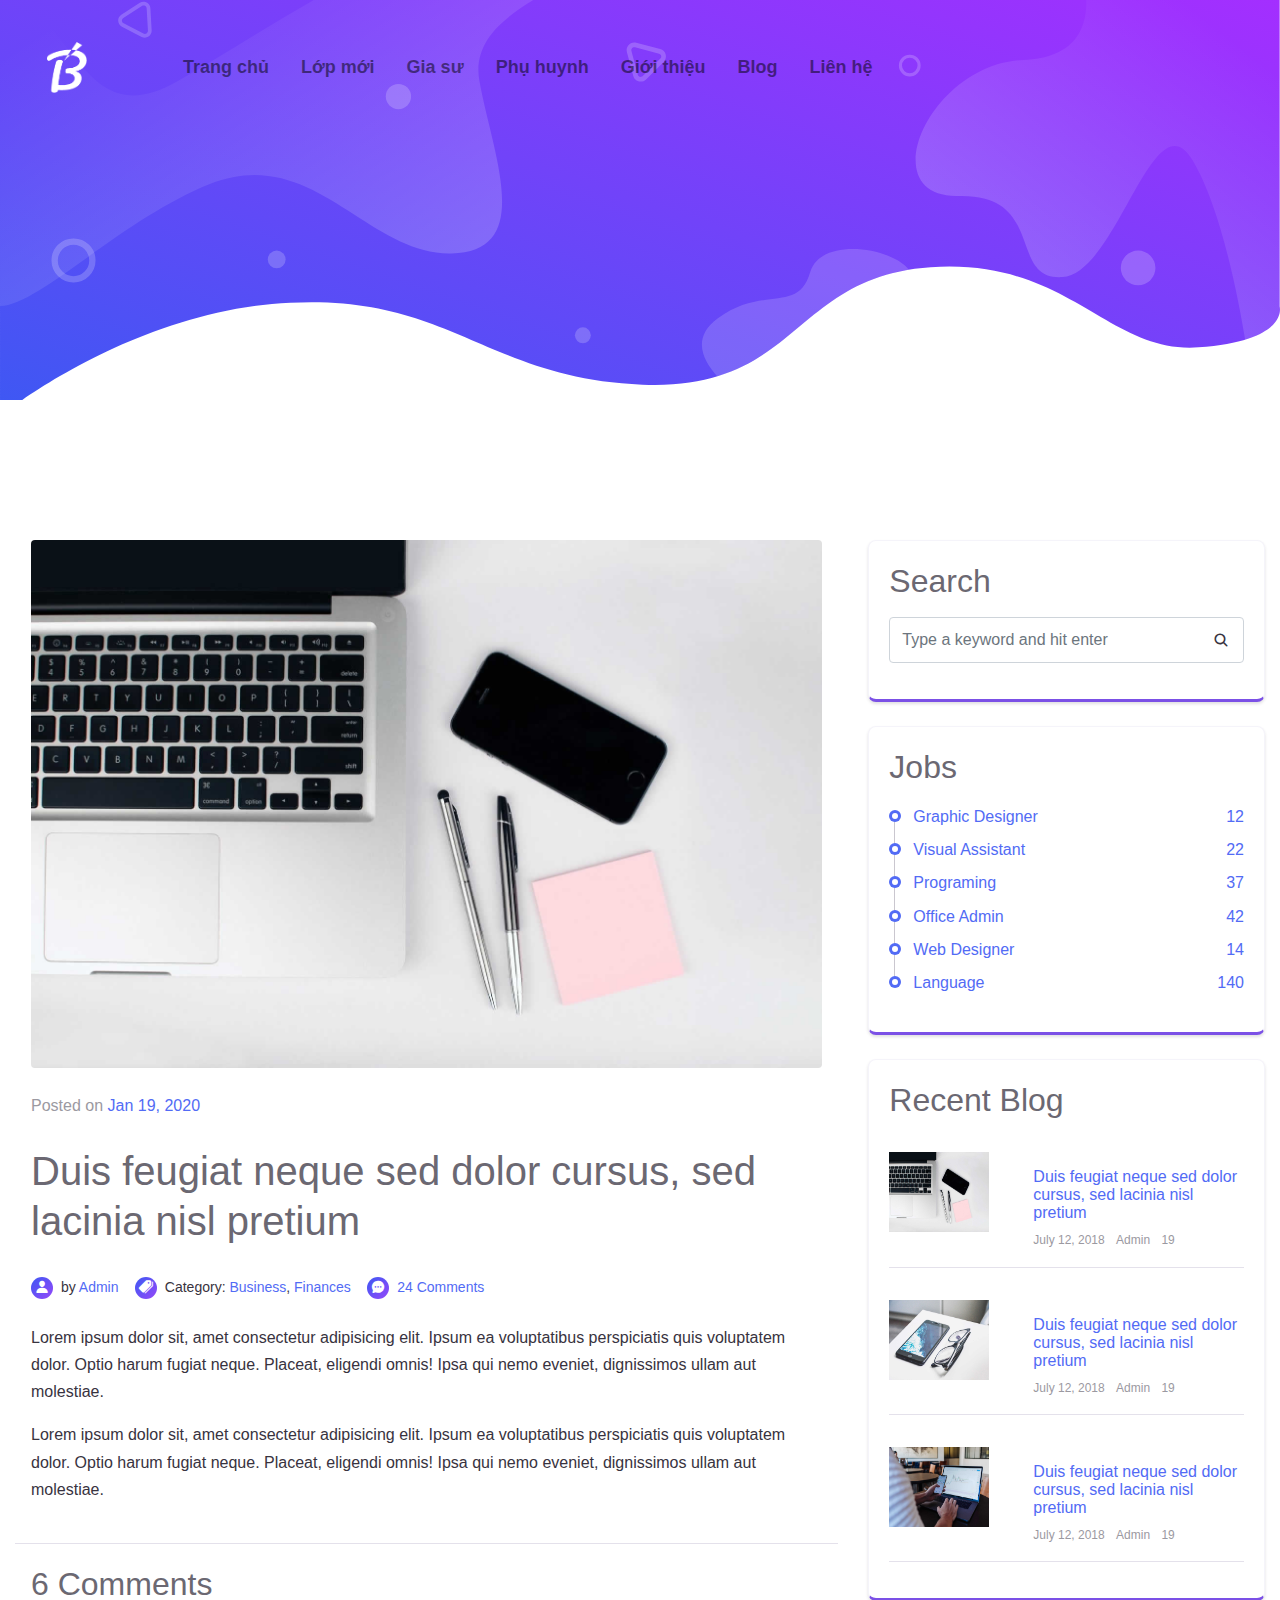
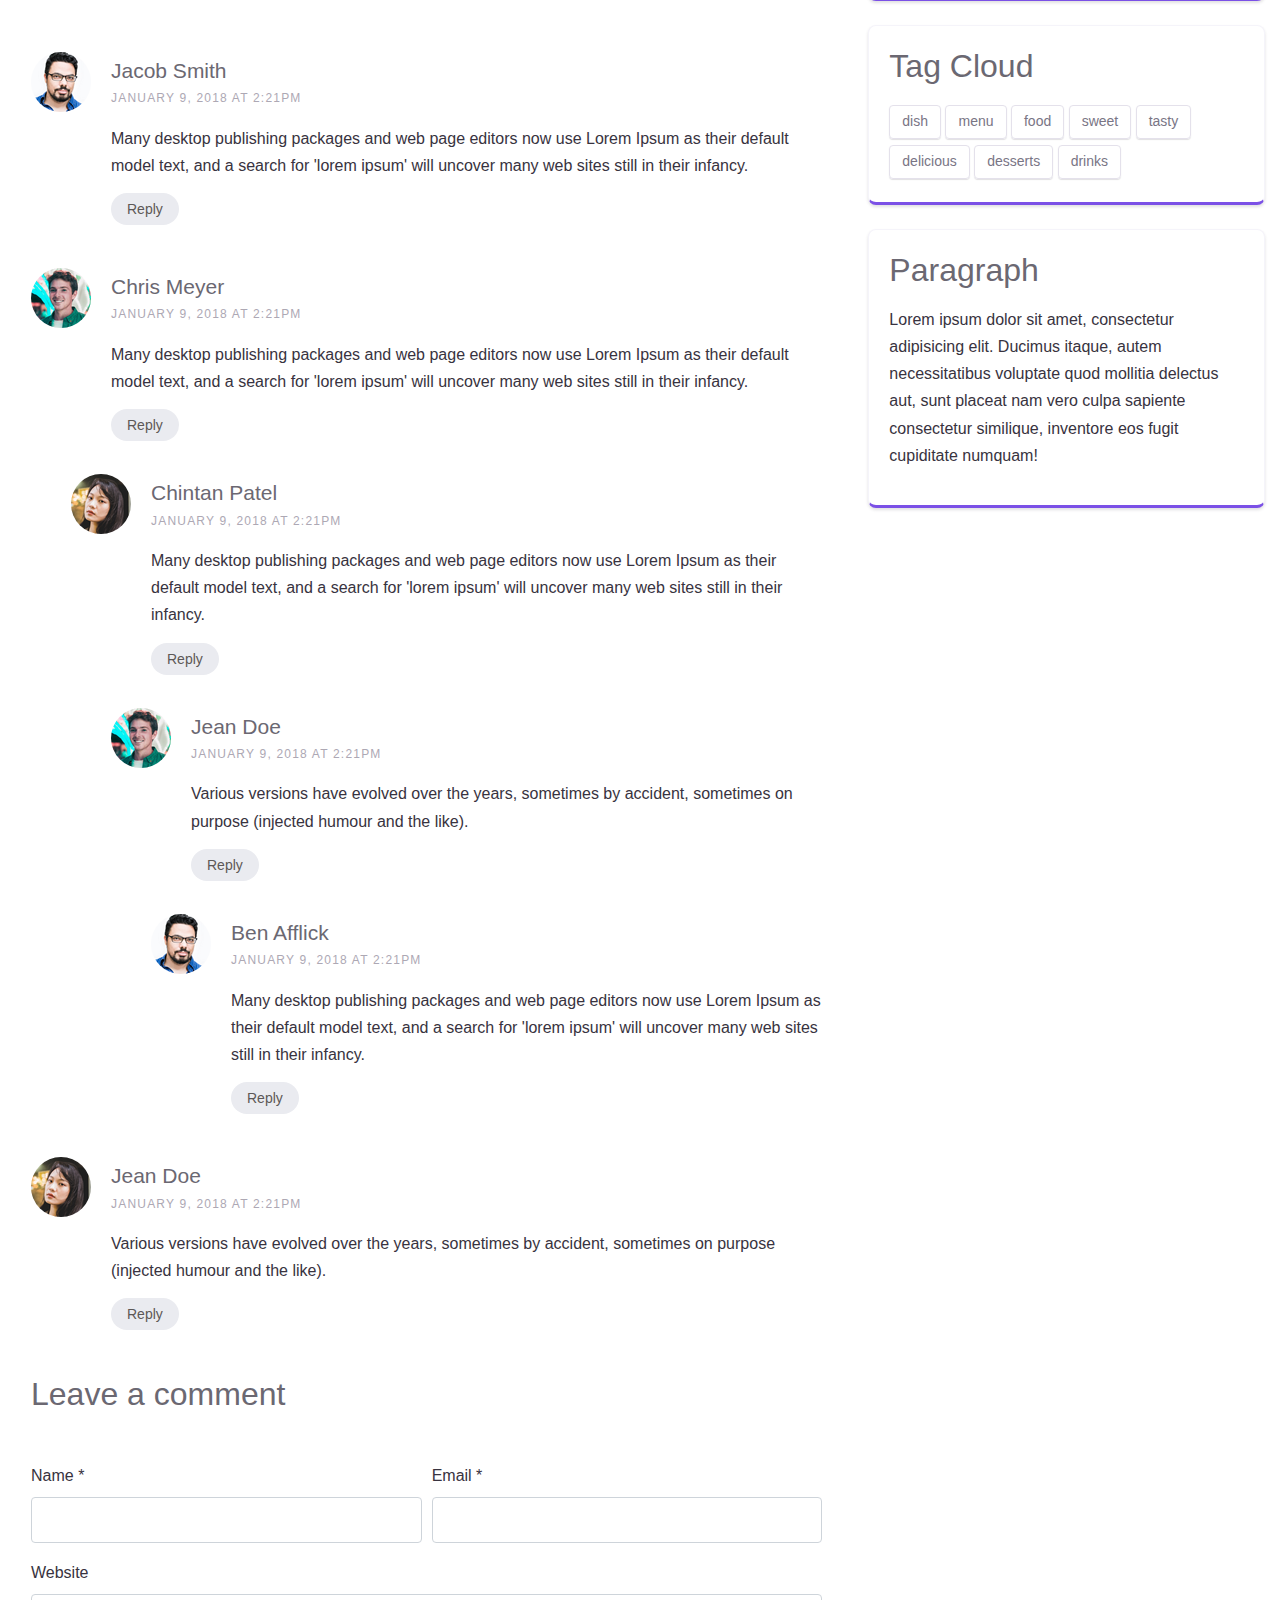
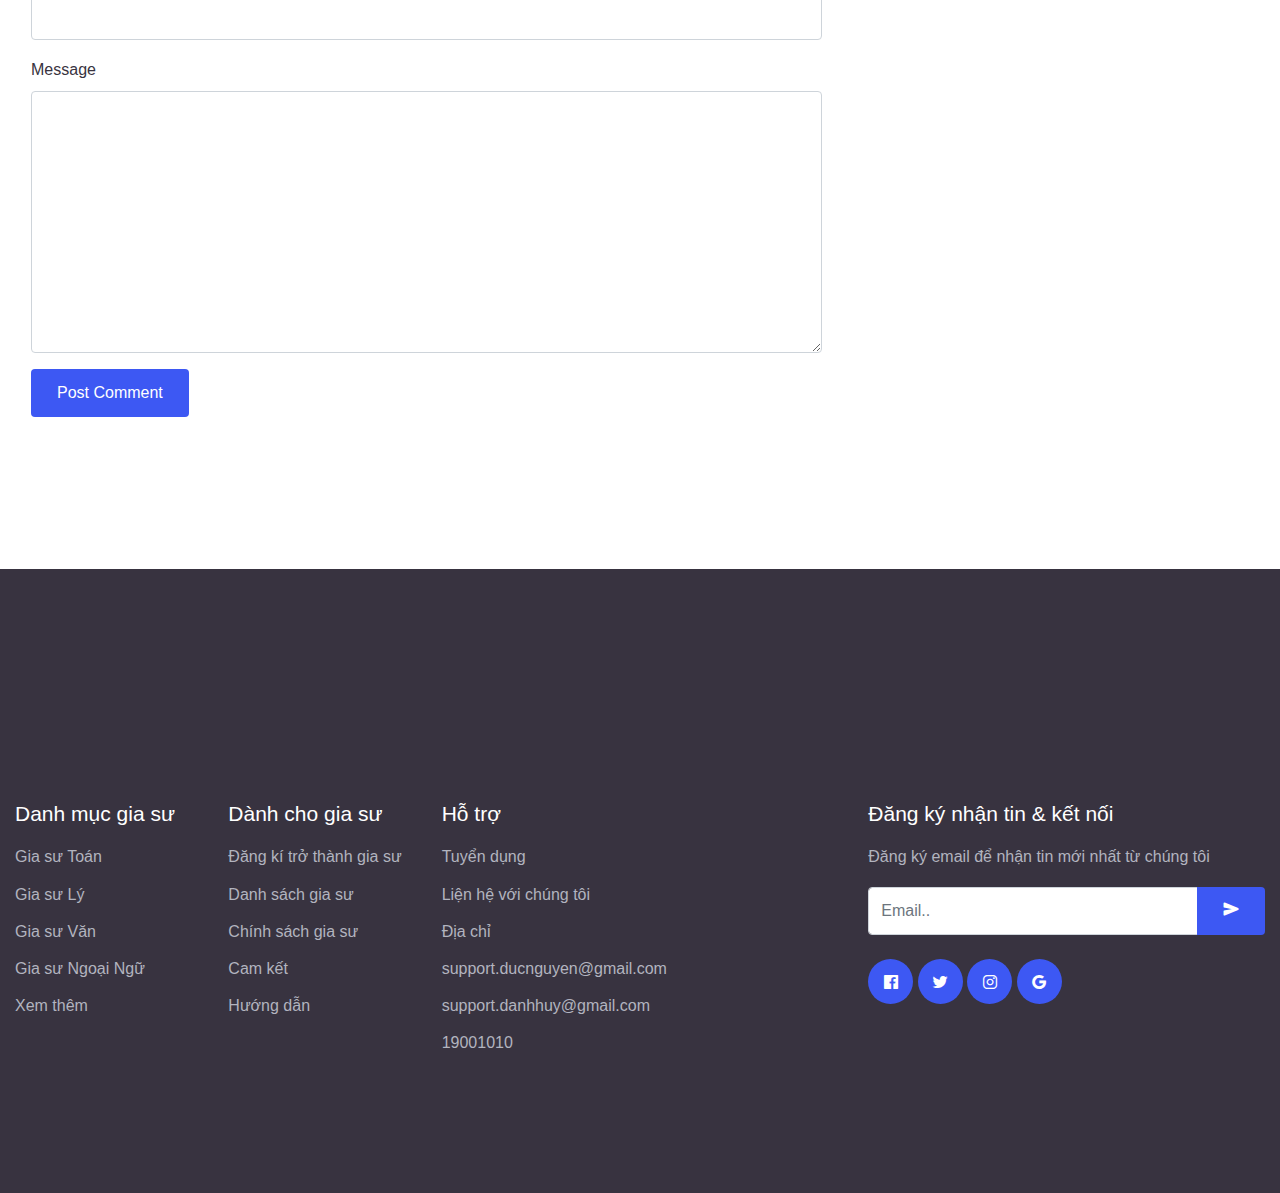
<file: html/blog-details.html>
<!DOCTYPE html>
<html lang="en">
<head>
  <meta charset="UTF-8">
  <meta name="viewport" content="width=device-width, initial-scale=1.0">

  <meta http-equiv="X-UA-Compatible" content="ie=edge">

  <meta name="description" content="Mobile Application HTML5 Template">

  <title>Gia sư 5.0</title>

  <link rel="shortcut icon" href="../assets/favicon.png" type="image/x-icon">

  <link rel="stylesheet" href="../assets/css/maicons.css">

  <link rel="stylesheet" href="../assets/vendor/animate/animate.css">

  <link rel="stylesheet" href="../assets/vendor/owl-carousel/css/owl.carousel.min.css">

  <link rel="stylesheet" href="../assets/css/bootstrap.css">

  <link rel="stylesheet" href="../assets/css/mobster.css">
</head>
<body>

<nav class="navbar navbar-expand-lg navbar-light navbar-floating">
  <div class="container">
    <a class="navbar-brand" href="index.html">
      <img src="../assets/favicon-light.png" alt="" width="40">
    </a>
    <button class="navbar-toggler" type="button" data-toggle="collapse" data-target="#navbarToggler" aria-controls="navbarToggler" aria-expanded="false" aria-label="Toggle navigation">
      <span class="navbar-toggler-icon"></span>
    </button>
  
    <div class="collapse navbar-collapse" id="navbarToggler">
      <ul class="navbar-nav ml-lg-5 mt-3 mt-lg-0">
        <li class="nav-item dropdown">
          <a class="nav-link dropdown-toggle" href="index.html" id="navbarDropdown" >Trang chủ</a>
        </li>
        <li class="nav-item">
          <a class="nav-link" href="newclass.html">Lớp mới</a>
        </li>
        <li class="nav-item">
          <a class="nav-link" href="giasu.html">Gia sư</a>
        </li>
        <li class="nav-item">
          <a class="nav-link" href="phuhuynh.html">Phụ huynh</a>
        </li>
        <li class="nav-item">
          <a class="nav-link" href="about.html">Giới thiệu</a>
        </li>
        <li class="nav-item">
          <a class="nav-link" href="blog.html">Blog</a>
        </li>
        <li class="nav-item">
          <a class="nav-link" href="contact.html">Liên hệ</a>
        </li>
      </ul>
    </div>
  </div>
</nav>

<main>

  <div class="page-hero-section bg-image hero-mini" style="background-image: url(../assets/img/hero_mini.svg);">
  </div>

  <div class="page-section">
    <div class="container">
      <div class="row">
        <div class="col-lg-8 py-3">
          <article class="blog-single-entry">
            <div class="post-thumbnail">
              <img src="../assets/img/blogs/blog_1.jpg" alt="">
            </div>
            <div class="post-date">
              Posted on <a href="#">Jan 19, 2020</a>
            </div>
            <h1 class="post-title">Duis feugiat neque sed dolor cursus, sed lacinia nisl pretium</h1>
            <div class="entry-meta mb-4">
              <div class="meta-item entry-author">
                <div class="icon">
                  <span class="mai-person"></span>  
                </div>
                by <a href="#">Admin</a>
              </div>
              <div class="meta-item">
                <div class="icon">
                  <span class="mai-pricetags"></span>
                </div>
                Category: 
                <a href="#">Business</a>, 
                <a href="#">Finances</a>
              </div>
              <div class="meta-item">
                <div class="icon">
                  <span class="mai-chatbubble-ellipses"></span>
                </div>
                <a href="#">24 Comments</a>
              </div>
            </div>
            <div class="entry-content">
              <p>Lorem ipsum dolor sit, amet consectetur adipisicing elit. Ipsum ea voluptatibus perspiciatis quis voluptatem dolor. Optio harum fugiat neque. Placeat, eligendi omnis! Ipsa qui nemo eveniet, dignissimos ullam aut molestiae.</p>
              <p>Lorem ipsum dolor sit, amet consectetur adipisicing elit. Ipsum ea voluptatibus perspiciatis quis voluptatem dolor. Optio harum fugiat neque. Placeat, eligendi omnis! Ipsa qui nemo eveniet, dignissimos ullam aut molestiae.</p>
            </div>
          </article>

          <!-- Comments -->
          <div class="comment-area">
            <h3 class="mb-5">6 Comments</h3>
            <!-- Comment List -->
            <ul class="comment-list">
              <li class="comment">
                <div class="vcard bio">
                <img src="../assets/img/person/person_1.png" alt="Image placeholder">
                </div>
                <div class="comment-body">
                <h3>Jacob Smith</h3>
                <div class="meta">January 9, 2018 at 2:21pm</div>
                <p>Many desktop publishing packages and web page editors now use Lorem Ipsum as their default model text, and a search for 'lorem ipsum' will uncover many web sites still in their infancy.</p>
                <p><a href="#" class="reply">Reply</a></p>
                </div>
              </li>
          
              <li class="comment">
                <div class="vcard bio">
                <img src="../assets/img/person/person_2.png" alt="Image placeholder">
                </div>
                <div class="comment-body">
                <h3>Chris Meyer</h3>
                <div class="meta">January 9, 2018 at 2:21pm</div>
                <p>Many desktop publishing packages and web page editors now use Lorem Ipsum as their default model text, and a search for 'lorem ipsum' will uncover many web sites still in their infancy.</p>
                <p><a href="#" class="reply">Reply</a></p>
                </div>
          
                <ul class="children">
                <li class="comment">
                  <div class="vcard bio">
                  <img src="../assets/img/person/person_3.png" alt="Image placeholder">
                  </div>
                  <div class="comment-body">
                  <h3>Chintan Patel</h3>
                  <div class="meta">January 9, 2018 at 2:21pm</div>
                  <p>Many desktop publishing packages and web page editors now use Lorem Ipsum as their default model text, and a search for 'lorem ipsum' will uncover many web sites still in their infancy.</p>
                  <p><a href="#" class="reply">Reply</a></p>
                  </div>
          
                  <ul class="children">
                  <li class="comment">
                    <div class="vcard bio">
                    <img src="../assets/img/person/person_2.png" alt="Image placeholder">
                    </div>
                    <div class="comment-body">
                    <h3>Jean Doe</h3>
                    <div class="meta">January 9, 2018 at 2:21pm</div>
                    <p>Various versions have evolved over the years, sometimes by accident, sometimes on purpose (injected humour and the like).</p>
                    <p><a href="#" class="reply">Reply</a></p>
                    </div>
          
                    <ul class="children">
                    <li class="comment">
                      <div class="vcard bio">
                      <img src="../assets/img/person/person_1.png" alt="Image placeholder">
                      </div>
                      <div class="comment-body">
                      <h3>Ben Afflick</h3>
                      <div class="meta">January 9, 2018 at 2:21pm</div>
                      <p>Many desktop publishing packages and web page editors now use Lorem Ipsum as their default model text, and a search for 'lorem ipsum' will uncover many web sites still in their infancy.</p>
                      <p><a href="#" class="reply">Reply</a></p>
                      </div>
                    </li>
                    </ul>
                  </li>
                  </ul>
                </li>
                </ul>
              </li>
          
              <li class="comment">
                <div class="vcard bio">
                <img src="../assets/img/person/person_3.png" alt="Image placeholder">
                </div>
                <div class="comment-body">
                <h3>Jean Doe</h3>
                <div class="meta">January 9, 2018 at 2:21pm</div>
                <p>Various versions have evolved over the years, sometimes by accident, sometimes on purpose (injected humour and the like).</p>
                <p><a href="#" class="reply">Reply</a></p>
                </div>
              </li>
            </ul> <!-- END .comment-list -->
        
            <div class="comment-form-wrap pt-5">
              <h3 class="mb-5">Leave a comment</h3>
              <form action="#" class="">
                <div class="form-row form-group">
                  <div class="col-md-6">
                    <label for="name">Name *</label>
                    <input type="text" class="form-control" id="name">
                  </div>
                  <div class="col-md-6">
                    <label for="email">Email *</label>
                    <input type="email" class="form-control" id="email">
                  </div>
                </div>
                <div class="form-group">
                  <label for="website">Website</label>
                  <input type="url" class="form-control" id="website">
                </div>
          
                <div class="form-group">
                  <label for="message">Message</label>
                  <textarea name="msg" id="message" cols="30" rows="10" class="form-control"></textarea>
                </div>
                <div class="form-group">
                  <input type="submit" value="Post Comment" class="btn btn-primary">
                </div>
              </form>
            </div>
          </div> <!-- end comment -->
        </div>

        <!-- Sidebar -->
        <div class="col-lg-4 py-3">
          <div class="widget-wrap">
            <form action="#" class="search-form">
              <h3 class="widget-title">Search</h3>
              <div class="form-group">
                <span class="icon mai-search"></span>
                <input type="text" class="form-control" placeholder="Type a keyword and hit enter">
              </div>
            </form>
          </div>

            <div class="widget-wrap">
              <h3 class="widget-title">Jobs</h3>
              <ul class="categories">
                <li><a href="#">Graphic Designer <span>12</span></a></li>
                <li><a href="#">Visual Assistant <span>22</span></a></li>
                <li><a href="#">Programing <span>37</span></a></li>
                <li><a href="#">Office Admin <span>42</span></a></li>
                <li><a href="#">Web Designer <span>14</span></a></li>
                <li><a href="#">Language <span>140</span></a></li>
              </ul>
            </div>

            <div class="widget-wrap">
              <h3 class="widget-title">Recent Blog</h3>
              <div class="blog-widget">
                <div class="blog-img">
                  <img src="../assets/img/blogs/blog_1.jpg" alt="">
                </div>
                <div class="entry-footer">
                  <div class="blog-title mb-2"><a href="#">Duis feugiat neque sed dolor cursus, sed lacinia nisl pretium</a></div>
                  <div class="meta">
                    <a href="#"><span class="icon-calendar"></span> July 12, 2018</a>
                    <a href="#"><span class="icon-person"></span> Admin</a>
                    <a href="#"><span class="icon-chat"></span> 19</a>
                  </div>
                </div>
              </div>
              <div class="blog-widget">
                <div class="blog-img">
                  <img src="../assets/img/blogs/blog_2.jpg" alt="">
                </div>
                <div class="entry-footer">
                  <div class="blog-title mb-2"><a href="#">Duis feugiat neque sed dolor cursus, sed lacinia nisl pretium</a></div>
                  <div class="meta">
                    <a href="#"><span class="icon-calendar"></span> July 12, 2018</a>
                    <a href="#"><span class="icon-person"></span> Admin</a>
                    <a href="#"><span class="icon-chat"></span> 19</a>
                  </div>
                </div>
              </div>
              <div class="blog-widget">
                <div class="blog-img">
                  <img src="../assets/img/blogs/blog_3.jpg" alt="">
                </div>
                <div class="entry-footer">
                  <div class="blog-title mb-2"><a href="#">Duis feugiat neque sed dolor cursus, sed lacinia nisl pretium</a></div>
                  <div class="meta">
                    <a href="#"><span class="icon-calendar"></span> July 12, 2018</a>
                    <a href="#"><span class="icon-person"></span> Admin</a>
                    <a href="#"><span class="icon-chat"></span> 19</a>
                  </div>
                </div>
              </div>
            </div>

          <div class="widget-wrap">
            <h3 class="widget-title">Tag Cloud</h3>
            <div class="tag-clouds">
              <a href="#" class="tag-cloud-link">dish</a>
              <a href="#" class="tag-cloud-link">menu</a>
              <a href="#" class="tag-cloud-link">food</a>
              <a href="#" class="tag-cloud-link">sweet</a>
              <a href="#" class="tag-cloud-link">tasty</a>
              <a href="#" class="tag-cloud-link">delicious</a>
              <a href="#" class="tag-cloud-link">desserts</a>
              <a href="#" class="tag-cloud-link">drinks</a>
            </div>
          </div>

          <div class="widget-wrap">
            <h3 class="widget-title">Paragraph</h3>
            <p>Lorem ipsum dolor sit amet, consectetur adipisicing elit. Ducimus itaque, autem necessitatibus voluptate quod mollitia delectus aut, sunt placeat nam vero culpa sapiente consectetur similique, inventore eos fugit cupiditate numquam!</p>
          </div>
        </div> <!-- end sidebar -->

      </div> <!-- .row -->
    </div>
  </div>

</main>

<footer class="page-footer-section bg-dark fg-white">
  <div class="page-footer-section bg-dark fg-white">
    <div class="container">
      <div class="row mb-5 py-3">
        <div class="col-sm-6 col-lg-2 py-3">
          <h5 class="mb-3">Danh mục gia sư</h5>
          <ul class="menu-link">
            <li><a href="#" class="">Gia sư Toán</a></li>
            <li><a href="#" class="">Gia sư Lý</a></li>
            <li><a href="#" class="">Gia sư Văn</a></li>
            <li><a href="#" class="">Gia sư Ngoại Ngữ</a></li>
            <li><a href="#" class="">Xem thêm</a></li>
          </ul>
        </div>
        <div class="col-sm-6 col-lg-2 py-3">
          <h5 class="mb-3">Dành cho gia sư</h5>
          <ul class="menu-link">
            <li><a href="#" class="">Đăng kí trở thành gia sư</a></li>
            <li><a href="#" class="">Danh sách gia sư</a></li>
            <li><a href="#" class="">Chính sách gia sư</a></li>
            <li><a href="#" class="">Cam kết</a></li>
            <li><a href="#" class="">Hướng dẫn</a></li>
          </ul>
        </div>
        <div class="col-md-6 col-lg-4 py-3">
          <h5 class="mb-3">Hỗ trợ</h5>
          <ul class="menu-link">
            <li><a href="#" class="">Tuyển dụng</a></li>
            <li><a href="#" class="">Liện hệ với chúng tôi</a></li>
            <li><a href="#" class="">Địa chỉ</a></li>
            <li><a href="#" class="">support.ducnguyen@gmail.com</a></li>
            <li><a href="#" class="">support.danhhuy@gmail.com</a></li>
            <li><a href="#" class="">19001010</a></li>
          </ul>
        </div>
        <div class="col-md-6 col-lg-4 py-3">
          <h5 class="mb-3">Đăng ký nhận tin & kết nối</h5>
          <p>Đăng ký email để nhận tin mới nhất từ chúng tôi</p>
          <form method="POST">
            <div class="input-group">
              <input type="text" class="form-control" placeholder="Email..">
              <div class="input-group-append">
                <button type="submit" class="btn btn-primary"><span class="mai-send"></span></button>
              </div>
            </div>
          </form>
  
          <!-- Social Media Button -->
          <div class="mt-4">
            <a href="#" class="btn btn-fab btn-primary fg-white"><span class="mai-logo-facebook"></span></a>
            <a href="#" class="btn btn-fab btn-primary fg-white"><span class="mai-logo-twitter"></span></a>
            <a href="#" class="btn btn-fab btn-primary fg-white"><span class="mai-logo-instagram"></span></a>
            <a href="#" class="btn btn-fab btn-primary fg-white"><span class="mai-logo-google"></span></a>
          </div>
        </div>
      </div>
    </div>
  </div>
</footer> <!-- .page-footer -->

<script src="../assets/js/jquery-3.5.1.min.js"></script>

<script src="../assets/js/bootstrap.bundle.min.js"></script>

<script src="../assets/vendor/owl-carousel/js/owl.carousel.min.js"></script>

<script src="../assets/vendor/wow/wow.min.js"></script>

<script src="../assets/js/mobster.js"></script>

</body>
</html>
</file>
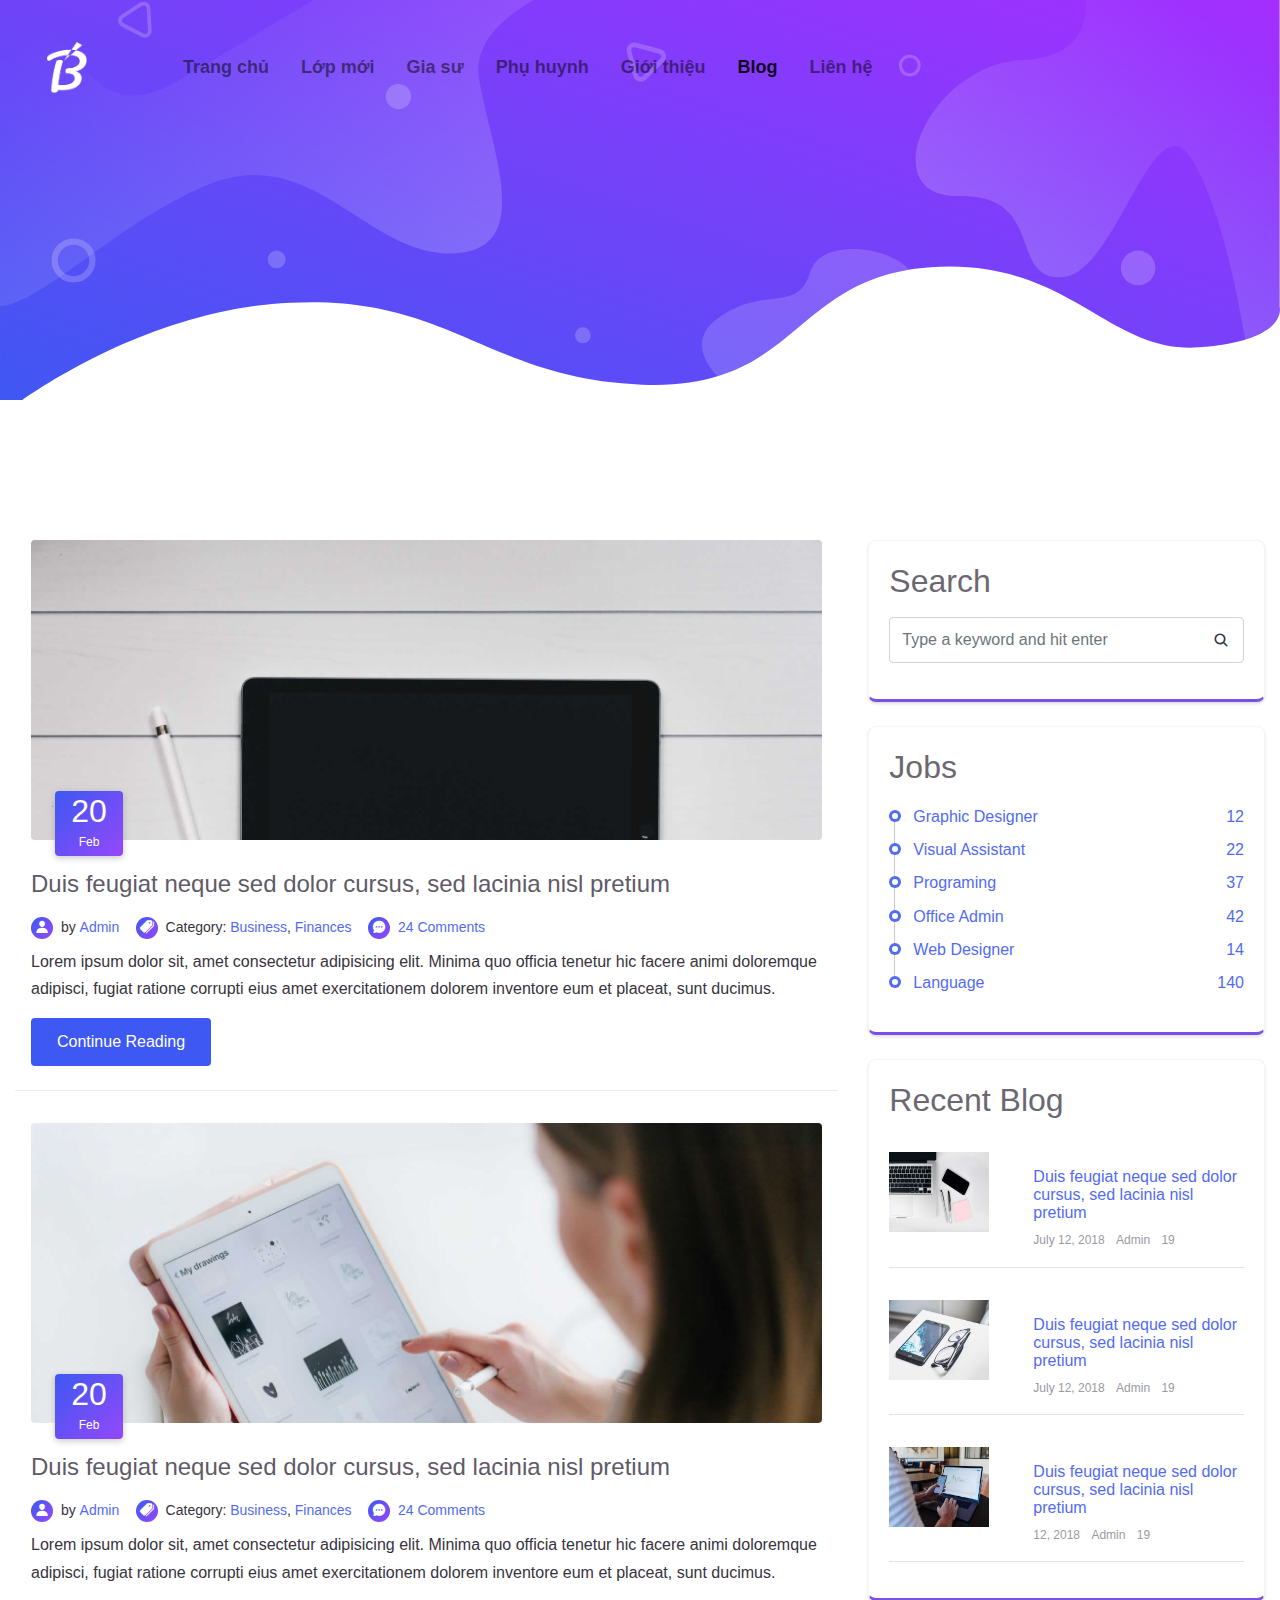
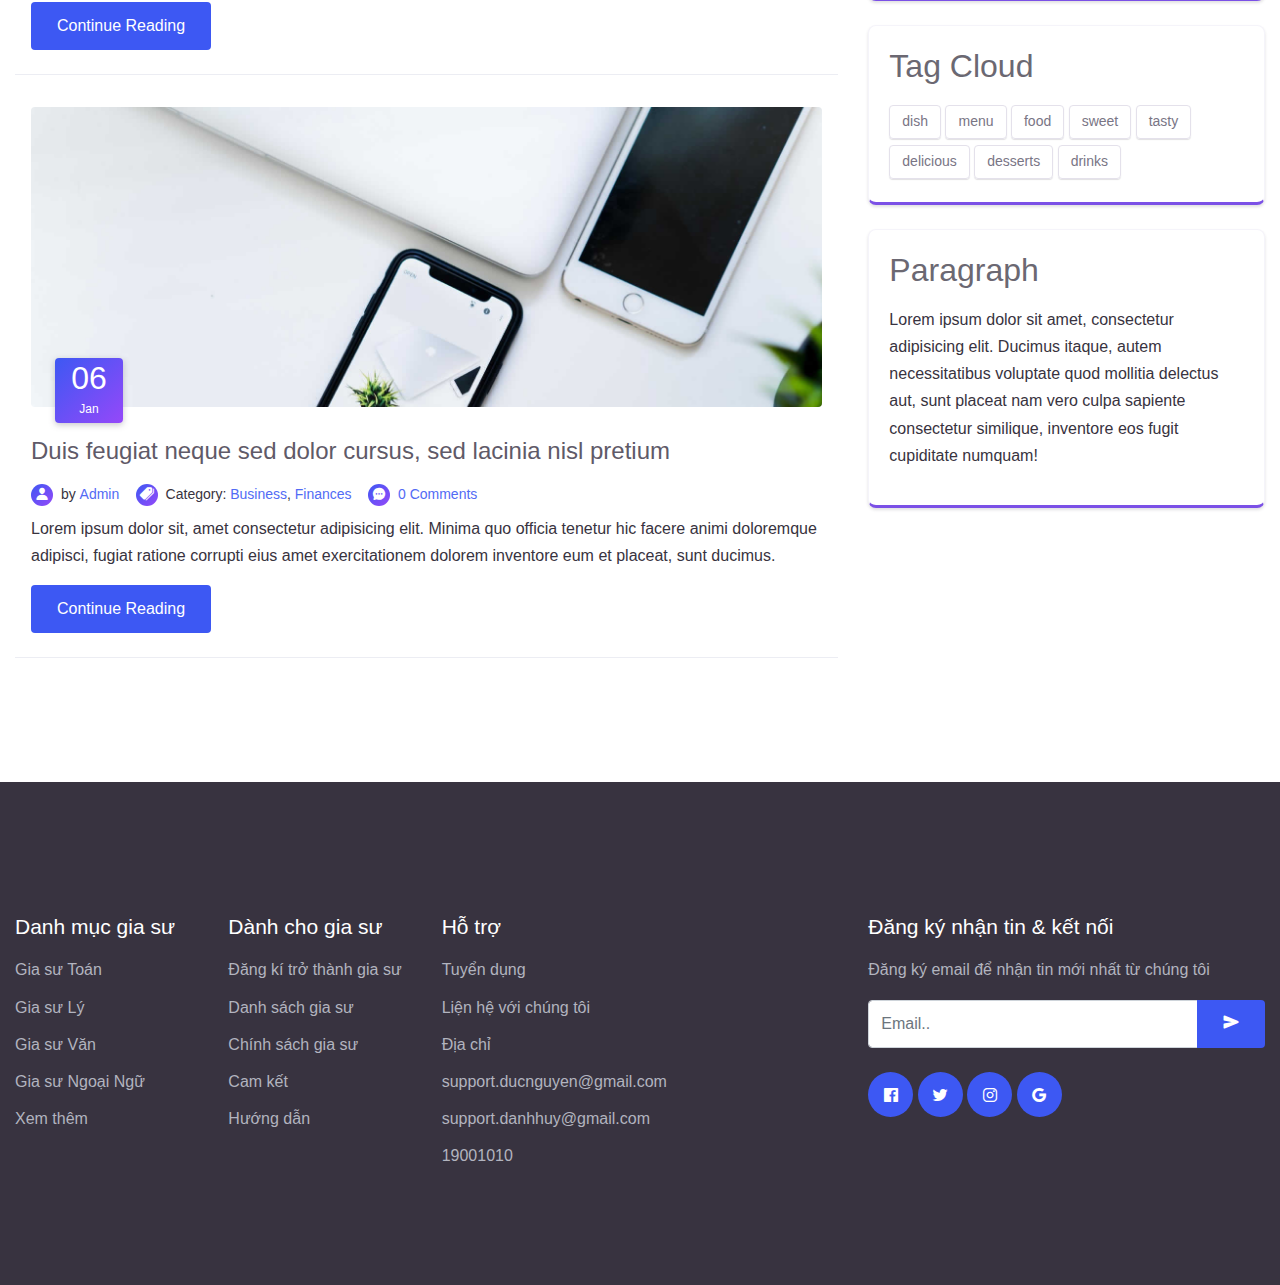
<file: html/blog.html>
<!DOCTYPE html>
<html lang="en">
<head>
  <meta charset="UTF-8">
  <meta name="viewport" content="width=device-width, initial-scale=1.0">

  <meta http-equiv="X-UA-Compatible" content="ie=edge">

  <meta name="description" content="Mobile Application HTML5 Template">

  <title>Gia sư 5.0</title>

  <link rel="shortcut icon" href="../assets/favicon.png" type="image/x-icon">

  <link rel="stylesheet" href="../assets/css/maicons.css">

  <link rel="stylesheet" href="../assets/vendor/animate/animate.css">

  <link rel="stylesheet" href="../assets/vendor/owl-carousel/css/owl.carousel.min.css">

  <link rel="stylesheet" href="../assets/css/bootstrap.css">

  <link rel="stylesheet" href="../assets/css/mobster.css">
</head>
<body>

<nav class="navbar navbar-expand-lg navbar-light navbar-floating">
  <div class="container">
    <a class="navbar-brand" href="index.html">
      <img src="../assets/favicon-light.png" alt="" width="40">
    </a>
    <button class="navbar-toggler" type="button" data-toggle="collapse" data-target="#navbarToggler" aria-controls="navbarToggler" aria-expanded="false" aria-label="Toggle navigation">
      <span class="navbar-toggler-icon"></span>
    </button>
  
    <div class="collapse navbar-collapse" id="navbarToggler">
      <ul class="navbar-nav ml-lg-5 mt-3 mt-lg-0">
        <li class="nav-item dropdown">
          <a class="nav-link dropdown-toggle" href="index.html" id="navbarDropdown" >Trang chủ</a>
        </li>
        <li class="nav-item">
          <a class="nav-link" href="newclass.html">Lớp mới</a>
        </li>
        <li class="nav-item">
          <a class="nav-link" href="about.html">Gia sư</a>
        </li>
        <li class="nav-item">
          <a class="nav-link" href="about.html">Phụ huynh</a>
        </li>
        <li class="nav-item">
          <a class="nav-link" href="about.html">Giới thiệu</a>
        </li>
        <li class="nav-item active">
          <a class="nav-link" href="blog.html">Blog</a>
        </li>
        <li class="nav-item">
          <a class="nav-link" href="contact.html">Liên hệ</a>
        </li>
      </ul>
    </div>
  </div>
</nav>

<main>
  <div class="page-hero-section bg-image hero-mini" style="background-image: url(../assets/img/hero_mini.svg);">
  </div>

  <div class="page-section">
    <div class="container">
      <div class="row">
        <div class="col-lg-8 py-3">
          <article class="blog-entry">
            <div class="entry-header">
              <div class="post-thumbnail">
                <img src="../assets/img/blogs/blog_4.jpg" alt="">
              </div>
              <div class="post-date">
                <h3>20</h3>
                <span>Feb</span>
              </div>
            </div>
            <div class="post-title"><a href="blog-details.html">Duis feugiat neque sed dolor cursus, sed lacinia nisl pretium</a></div>
            <div class="entry-meta mb-2">
              <div class="meta-item entry-author">
                <div class="icon">
                  <span class="mai-person"></span>  
                </div>
                by <a href="#">Admin</a>
              </div>
              <div class="meta-item">
                <div class="icon">
                  <span class="mai-pricetags"></span>
                </div>
                Category: 
                <a href="#">Business</a>, 
                <a href="#">Finances</a>
              </div>
              <div class="meta-item">
                <div class="icon">
                  <span class="mai-chatbubble-ellipses"></span>
                </div>
                <a href="#">24 Comments</a>
              </div>
            </div>
            <div class="entry-content">
              <p>Lorem ipsum dolor sit, amet consectetur adipisicing elit. Minima quo officia tenetur hic facere animi doloremque adipisci, fugiat ratione corrupti eius amet exercitationem dolorem inventore eum et placeat, sunt ducimus.</p>
            </div>
            <a href="#" class="btn btn-primary">Continue Reading</a>
          </article>

          <article class="blog-entry">
            <div class="entry-header">
              <div class="post-thumbnail">
                <img src="../assets/img/blogs/blog_5.jpg" alt="">
              </div>
              <div class="post-date">
                <h3>20</h3>
                <span>Feb</span>
              </div>
            </div>
            <div class="post-title"><a href="blog-details.html">Duis feugiat neque sed dolor cursus, sed lacinia nisl pretium</a></div>
            <div class="entry-meta mb-2">
              <div class="meta-item entry-author">
                <div class="icon">
                  <span class="mai-person"></span>  
                </div>
                by <a href="#">Admin</a>
              </div>
              <div class="meta-item">
                <div class="icon">
                  <span class="mai-pricetags"></span>
                </div>
                Category: 
                <a href="#">Business</a>, 
                <a href="#">Finances</a>
              </div>
              <div class="meta-item">
                <div class="icon">
                  <span class="mai-chatbubble-ellipses"></span>
                </div>
                <a href="#">24 Comments</a>
              </div>
            </div>
            <div class="entry-content">
              <p>Lorem ipsum dolor sit, amet consectetur adipisicing elit. Minima quo officia tenetur hic facere animi doloremque adipisci, fugiat ratione corrupti eius amet exercitationem dolorem inventore eum et placeat, sunt ducimus.</p>
            </div>
            <a href="#" class="btn btn-primary">Continue Reading</a>
          </article>

          <article class="blog-entry">
            <div class="entry-header">
              <div class="post-thumbnail">
                <img src="../assets/img/blogs/blog_6.jpg" alt="">
              </div>
              <div class="post-date">
                <h3>06</h3>
                <span>Jan</span>
              </div>
            </div>
            <div class="post-title"><a href="blog-details.html">Duis feugiat neque sed dolor cursus, sed lacinia nisl pretium</a></div>
            <div class="entry-meta mb-2">
              <div class="meta-item entry-author">
                <div class="icon">
                  <span class="mai-person"></span>  
                </div>
                by <a href="#">Admin</a>
              </div>
              <div class="meta-item">
                <div class="icon">
                  <span class="mai-pricetags"></span>
                </div>
                Category: 
                <a href="#">Business</a>, 
                <a href="#">Finances</a>
              </div>
              <div class="meta-item">
                <div class="icon">
                  <span class="mai-chatbubble-ellipses"></span>
                </div>
                <a href="#">0 Comments</a>
              </div>
            </div>
            <div class="entry-content">
              <p>Lorem ipsum dolor sit, amet consectetur adipisicing elit. Minima quo officia tenetur hic facere animi doloremque adipisci, fugiat ratione corrupti eius amet exercitationem dolorem inventore eum et placeat, sunt ducimus.</p>
            </div>
            <a href="#" class="btn btn-primary">Continue Reading</a>
          </article>
        </div>
        <!-- Sidebar -->
        <div class="col-lg-4 py-3">
          <div class="widget-wrap">
            <form action="#" class="search-form">
              <h3 class="widget-title">Search</h3>
              <div class="form-group">
                <span class="icon mai-search"></span>
                <input type="text" class="form-control" placeholder="Type a keyword and hit enter">
              </div>
            </form>
          </div>

            <div class="widget-wrap">
              <h3 class="widget-title">Jobs</h3>
              <ul class="categories">
                <li><a href="#">Graphic Designer <span>12</span></a></li>
                <li><a href="#">Visual Assistant <span>22</span></a></li>
                <li><a href="#">Programing <span>37</span></a></li>
                <li><a href="#">Office Admin <span>42</span></a></li>
                <li><a href="#">Web Designer <span>14</span></a></li>
                <li><a href="#">Language <span>140</span></a></li>
              </ul>
            </div>

            <div class="widget-wrap">
              <h3 class="widget-title">Recent Blog</h3>
              <div class="blog-widget">
                <div class="blog-img">
                  <img src="../assets/img/blogs/blog_1.jpg" alt="">
                </div>
                <div class="entry-footer">
                  <div class="blog-title mb-2"><a href="#">Duis feugiat neque sed dolor cursus, sed lacinia nisl pretium</a></div>
                  <div class="meta">
                    <a href="#"><span class="icon-calendar"></span> July 12, 2018</a>
                    <a href="#"><span class="icon-person"></span> Admin</a>
                    <a href="#"><span class="icon-chat"></span> 19</a>
                  </div>
                </div>
              </div>
              <div class="blog-widget">
                <div class="blog-img">
                  <img src="../assets/img/blogs/blog_2.jpg" alt="">
                </div>
                <div class="entry-footer">
                  <div class="blog-title mb-2"><a href="#">Duis feugiat neque sed dolor cursus, sed lacinia nisl pretium</a></div>
                  <div class="meta">
                    <a href="#"><span class="icon-calendar"></span> July 12, 2018</a>
                    <a href="#"><span class="icon-person"></span> Admin</a>
                    <a href="#"><span class="icon-chat"></span> 19</a>
                  </div>
                </div>
              </div>
              <div class="blog-widget">
                <div class="blog-img">
                  <img src="../assets/img/blogs/blog_3.jpg" alt="">
                </div>
                <div class="entry-footer">
                  <div class="blog-title mb-2"><a href="#">Duis feugiat neque sed dolor cursus, sed lacinia nisl pretium</a></div>
                  <div class="meta">
                    <a href="#"><span class="icon-calendar"></span>  12, 2018</a>
                    <a href="#"><span class="icon-person"></span> Admin</a>
                    <a href="#"><span class="icon-chat"></span> 19</a>
                  </div>
                </div>
              </div>
            </div>

          <div class="widget-wrap">
            <h3 class="widget-title">Tag Cloud</h3>
            <div class="tag-clouds">
              <a href="#" class="tag-cloud-link">dish</a>
              <a href="#" class="tag-cloud-link">menu</a>
              <a href="#" class="tag-cloud-link">food</a>
              <a href="#" class="tag-cloud-link">sweet</a>
              <a href="#" class="tag-cloud-link">tasty</a>
              <a href="#" class="tag-cloud-link">delicious</a>
              <a href="#" class="tag-cloud-link">desserts</a>
              <a href="#" class="tag-cloud-link">drinks</a>
            </div>
          </div>

          <div class="widget-wrap">
            <h3 class="widget-title">Paragraph</h3>
            <p>Lorem ipsum dolor sit amet, consectetur adipisicing elit. Ducimus itaque, autem necessitatibus voluptate quod mollitia delectus aut, sunt placeat nam vero culpa sapiente consectetur similique, inventore eos fugit cupiditate numquam!</p>
          </div>
        </div> <!-- end sidebar -->
      </div>
    </div>
  </div>

</main>


<div class="page-footer-section bg-dark fg-white">
  <div class="container">
    <div class="row mb-5 py-3">
      <div class="col-sm-6 col-lg-2 py-3">
        <h5 class="mb-3">Danh mục gia sư</h5>
        <ul class="menu-link">
          <li><a href="#" class="">Gia sư Toán</a></li>
          <li><a href="#" class="">Gia sư Lý</a></li>
          <li><a href="#" class="">Gia sư Văn</a></li>
          <li><a href="#" class="">Gia sư Ngoại Ngữ</a></li>
          <li><a href="#" class="">Xem thêm</a></li>
        </ul>
      </div>
      <div class="col-sm-6 col-lg-2 py-3">
        <h5 class="mb-3">Dành cho gia sư</h5>
        <ul class="menu-link">
          <li><a href="#" class="">Đăng kí trở thành gia sư</a></li>
          <li><a href="#" class="">Danh sách gia sư</a></li>
          <li><a href="#" class="">Chính sách gia sư</a></li>
          <li><a href="#" class="">Cam kết</a></li>
          <li><a href="#" class="">Hướng dẫn</a></li>
        </ul>
      </div>
      <div class="col-md-6 col-lg-4 py-3">
        <h5 class="mb-3">Hỗ trợ</h5>
        <ul class="menu-link">
          <li><a href="#" class="">Tuyển dụng</a></li>
          <li><a href="#" class="">Liện hệ với chúng tôi</a></li>
          <li><a href="#" class="">Địa chỉ</a></li>
          <li><a href="#" class="">support.ducnguyen@gmail.com</a></li>
          <li><a href="#" class="">support.danhhuy@gmail.com</a></li>
          <li><a href="#" class="">19001010</a></li>
        </ul>
      </div>
      <div class="col-md-6 col-lg-4 py-3">
        <h5 class="mb-3">Đăng ký nhận tin & kết nối</h5>
        <p>Đăng ký email để nhận tin mới nhất từ chúng tôi</p>
        <form method="POST">
          <div class="input-group">
            <input type="text" class="form-control" placeholder="Email..">
            <div class="input-group-append">
              <button type="submit" class="btn btn-primary"><span class="mai-send"></span></button>
            </div>
          </div>
        </form>

        <!-- Social Media Button -->
        <div class="mt-4">
          <a href="#" class="btn btn-fab btn-primary fg-white"><span class="mai-logo-facebook"></span></a>
          <a href="#" class="btn btn-fab btn-primary fg-white"><span class="mai-logo-twitter"></span></a>
          <a href="#" class="btn btn-fab btn-primary fg-white"><span class="mai-logo-instagram"></span></a>
          <a href="#" class="btn btn-fab btn-primary fg-white"><span class="mai-logo-google"></span></a>
        </div>
      </div>
    </div>
  </div>
</div> <!-- .page-footer -->

<script src="../assets/js/jquery-3.5.1.min.js"></script>

<script src="../assets/js/bootstrap.bundle.min.js"></script>

<script src="../assets/vendor/owl-carousel/js/owl.carousel.min.js"></script>

<script src="../assets/vendor/wow/wow.min.js"></script>

<script src="../assets/js/mobster.js"></script>

</body>
</html>
</file>
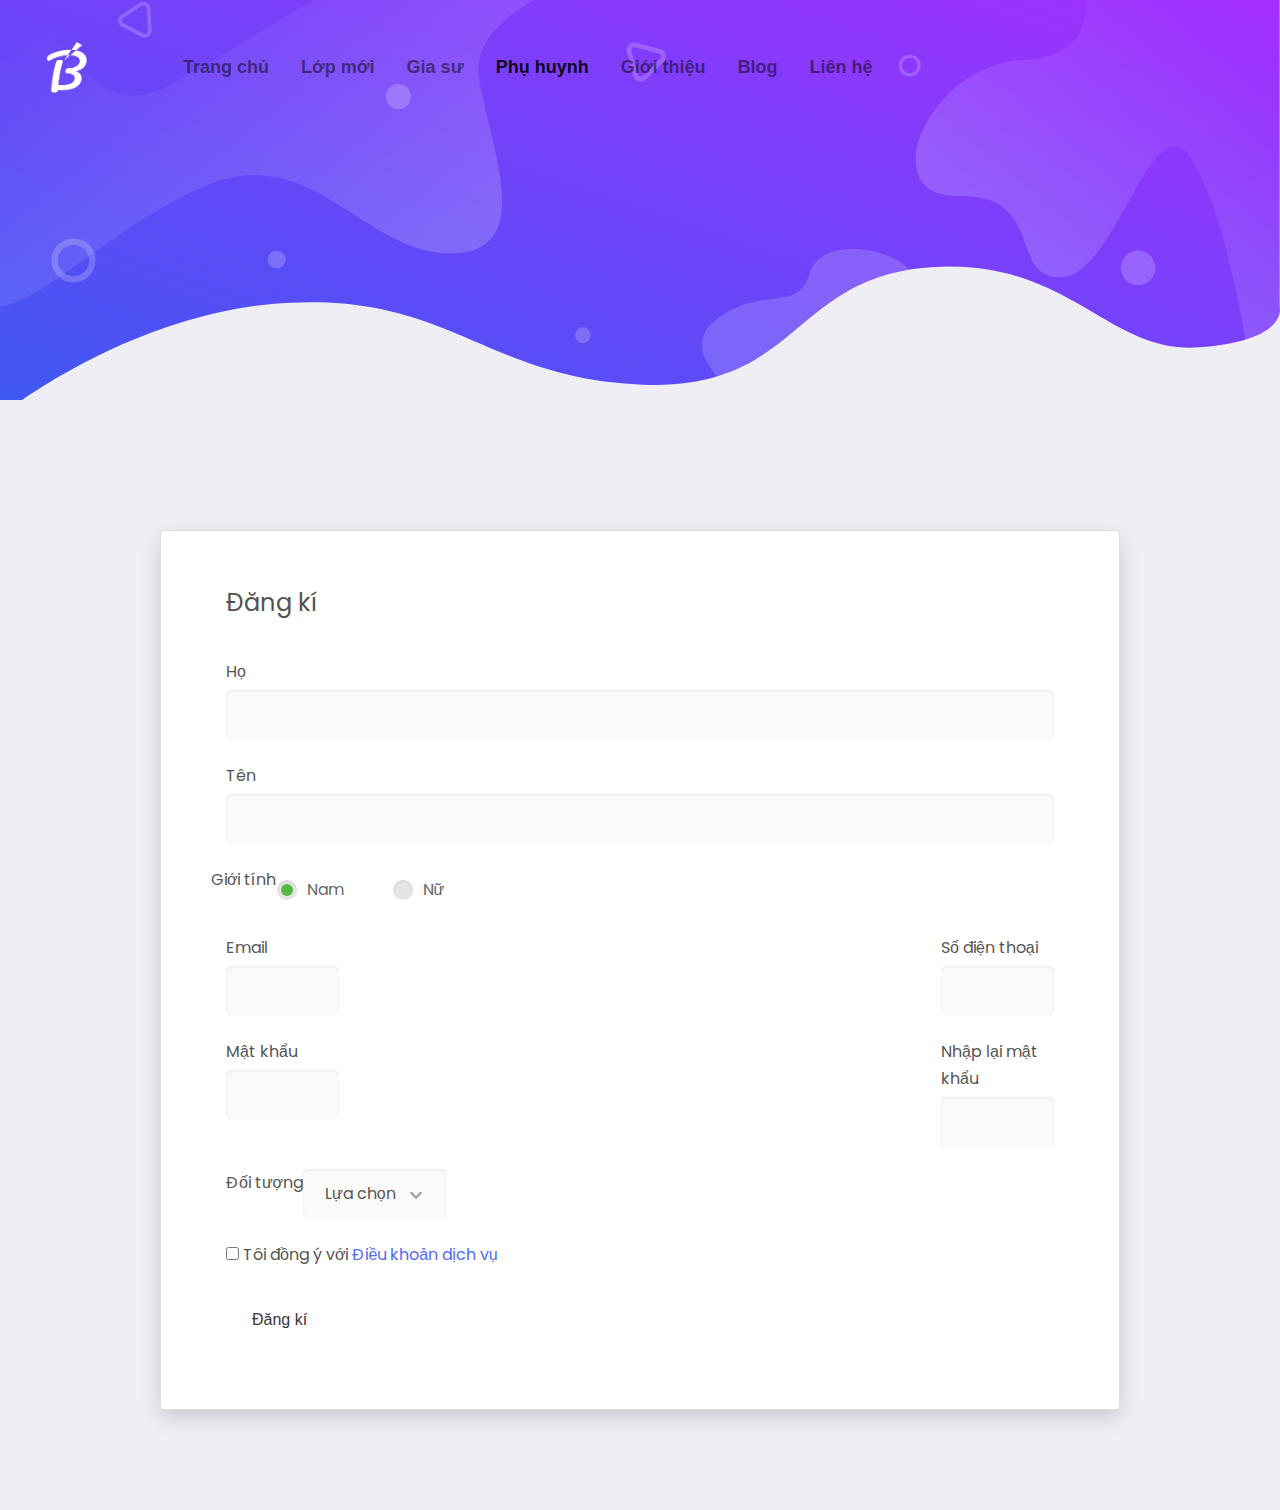
<file: html/giasu.html>
<?php 
?>
<!DOCTYPE html>
<html lang="en">

<head>
    <!-- Required meta tags-->
    <meta charset="UTF-8">
    <meta name="viewport" content="width=device-width, initial-scale=1, shrink-to-fit=no">

    <!-- Title Page-->
    <title>Đăng kí</title>

    <!-- Icons font CSS-->
    <link href="../assets/vendor/mdi-font/css/material-design-iconic-font.min.css" rel="stylesheet" media="all">
    <link href="../assets/vendor/font-awesome-4.7/css/font-awesome.min.css" rel="stylesheet" media="all">
    <!-- Font special for pages-->
    <link href="https://fonts.googleapis.com/css?family=Poppins:100,100i,200,200i,300,300i,400,400i,500,500i,600,600i,700,700i,800,800i,900,900i" rel="stylesheet">

    <!-- Vendor CSS-->
    <link href="../assets/vendor/select2/select2.min.css" rel="stylesheet" media="all">
    <link href="../assets/vendor/datepicker/daterangepicker.css" rel="stylesheet" media="all">

    <!-- Main CSS-->
    <link href="../assets/css/main-login-register.css" rel="stylesheet" media="all">
    <link rel="shortcut icon" href="../assets/favicon.png" type="image/x-icon">

    <link rel="stylesheet" href="../assets/css/maicons.css">
  
    <link rel="stylesheet" href="../assets/vendor/animate/animate.css">
  
    <link rel="stylesheet" href="../assets/vendor/owl-carousel/css/owl.carousel.min.css">
  
    <link rel="stylesheet" href="../assets/css/bootstrap.css">
  
    <link rel="stylesheet" href="../assets/css/mobster.css">
</head>

<body>
    <nav class="navbar navbar-expand-lg navbar-light navbar-floating">
        <div class="container">
          <a class="navbar-brand" href="index.html">
            <img src="../assets/favicon-light.png" alt="" width="40">
          </a>
          <button class="navbar-toggler" type="button" data-toggle="collapse" data-target="#navbarToggler" aria-controls="navbarToggler" aria-expanded="false" aria-label="Toggle navigation">
            <span class="navbar-toggler-icon"></span>
          </button>
        
          <div class="collapse navbar-collapse" id="navbarToggler">
            <ul class="navbar-nav ml-lg-5 mt-3 mt-lg-0">
              <li class="nav-item dropdown">
                <a class="nav-link dropdown-toggle" href="index.html" id="navbarDropdown" >Trang chủ</a>
              </li>
              <li class="nav-item">
                <a class="nav-link" href="newclass.html">Lớp mới</a>
              </li>
              <li class="nav-item">
                <a class="nav-link" href="giasu.html">Gia sư</a>
              </li>
              <li class="nav-item active">
                <a class="nav-link" href="phuhuynh.html">Phụ huynh</a>
              </li>
              <li class="nav-item ">
                <a class="nav-link" href="about.html">Giới thiệu</a>
              </li>
              <li class="nav-item">
                <a class="nav-link" href="blog.html">Blog</a>
              </li>
              <li class="nav-item">
                <a class="nav-link" href="contact.html">Liên hệ</a>
              </li>
            </ul>
          </div>
        </div>
      </nav>
      
      <main class="bg-light">
      
      <div class="page-hero-section bg-image hero-mini" style="background-image: url(../assets/img/hero_mini.svg);">
      </div>

    <div class="page-wrapper  p-t-130 p-b-100 font-poppins">
        <div class="wrapper wrapper--w960">
            <div class="card card-4">
                <div class="card-body">
                    <h2 class="title">Đăng kí</h2>
                    <form method="POST" >
                        <div class="row-space">
                            <div class="">
                                <div class="input-group">
                                    <label class="label">Họ</label>
                                    <input class="input--style-4" type="text" name="first_name">
                                </div>
                            </div>
                            <div class="">
                                <div class="input-group">
                                    <label class="label">Tên</label>
                                    <input class="input--style-4" type="text" name="last_name">
                                </div>
                            </div>
                        </div>
                        <div class="row row-space">
                            
                            <div class="">
                                <div class="input-group">
                                    <label class="label">Giới tính</label>
                                    <div class="p-t-10">
                                        <label class="radio-container m-r-45">Nam
                                            <input type="radio" checked="checked" name="gender">
                                            <span class="checkmark"></span>
                                        </label>
                                        <label class="radio-container">Nữ
                                            <input type="radio" name="gender">
                                            <span class="checkmark"></span>
                                        </label>
                                    </div>
                                </div>
                            </div>
                        </div>
                        <div class="row row-space">
                            <div class="col-2">
                                <div class="input-group">
                                    <label class="label">Email</label>
                                    <input class="input--style-4" type="email" name="email">
                                </div>
                            </div>
                            <div class="col-2">
                                <div class="input-group">
                                    <label class="label">Số điện thoại</label>
                                    <input class="input--style-4" type="text" name="phone">
                                </div>
                            </div>
                        </div>
                        <div class="row row-space">
                            <div class="col-2 ">
                                <div class="input-group">
                                    <div class="form-group">
                                      <label class="label" for="">Mật khẩu</label>
                                      <input type="password" class="input--style-4" name="" id="" placeholder="">
                                    </div>
                                </div>
                            </div>
                            <div class="col-2">
                                <div class="input-group">
                                        <label class="label" for="">Nhập lại mật khẩu</label>
                                        <input type="password" class="input--style-4" name="" id="" placeholder="">
                                </div>
                            </div>
                        </div>
                        <div class="input-group">
                            <label class="label">Đối tượng</label>
                            <div class="rs-select2 js-select-simple select--no-search">
                                <select name="subject">
                                    <option disabled="disabled" selected="selected">Lựa chọn</option>
                                    <option>Gia sư</option>
                                    <option>Phụ huynh</option>
                                </select>
                                <div class="select-dropdown"></div>
                            </div>
                        </div>
                        <div class="label">
                            <input type="checkbox" name="agree-term" id="agree-term" class="agree-term" />
                            <label for="agree-term" class="label-agree-term"><span><span></span></span>Tôi đồng ý với   <a href="#" class="" style="text-decoration: none;">Điều khoản dịch vụ</a></label>
                        </div>
                        <div class="p-t-15">
                            <button class="btn btn--radius-2 btn--blue" type="submit"><a href="index2.html" class="nav-label"> Đăng kí</a></button>
                        </div>
                    </form>
                </div>
            </div>
        </div>
    </div>

    <!-- Jquery JS-->
    <script src="../assets/vendor/jquery/jquery.min.js"></script>
    <!-- Vendor JS-->
    <script src="../assets/vendor/select2/select2.min.js"></script>
    <script src="../assets/vendor/datepicker/moment.min.js"></script>
    <script src="../assets/vendor/datepicker/daterangepicker.js"></script>

    <!-- Main JS-->
    <script src="../assets/js/global.js"></script>

</body><!-- This templates was made by Colorlib (https://colorlib.com) -->

</html>
<!-- end document-->
</file>
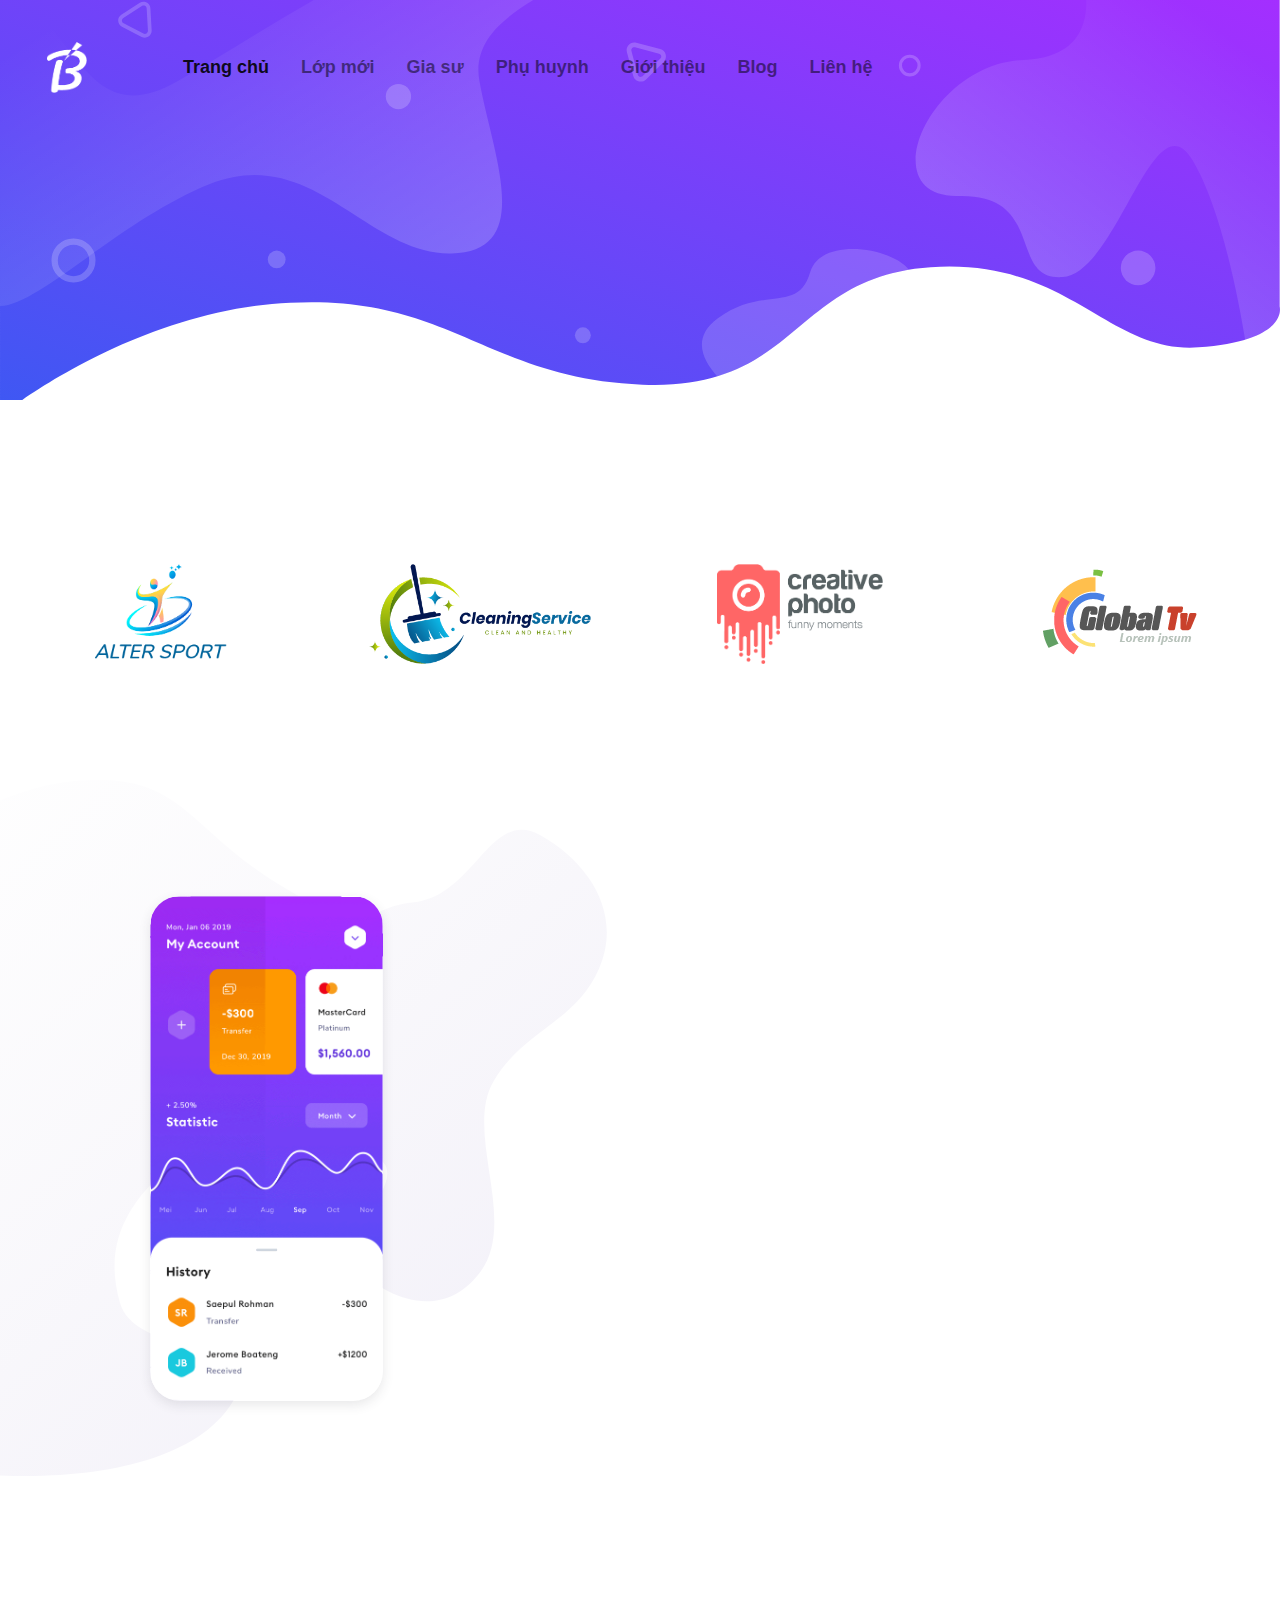
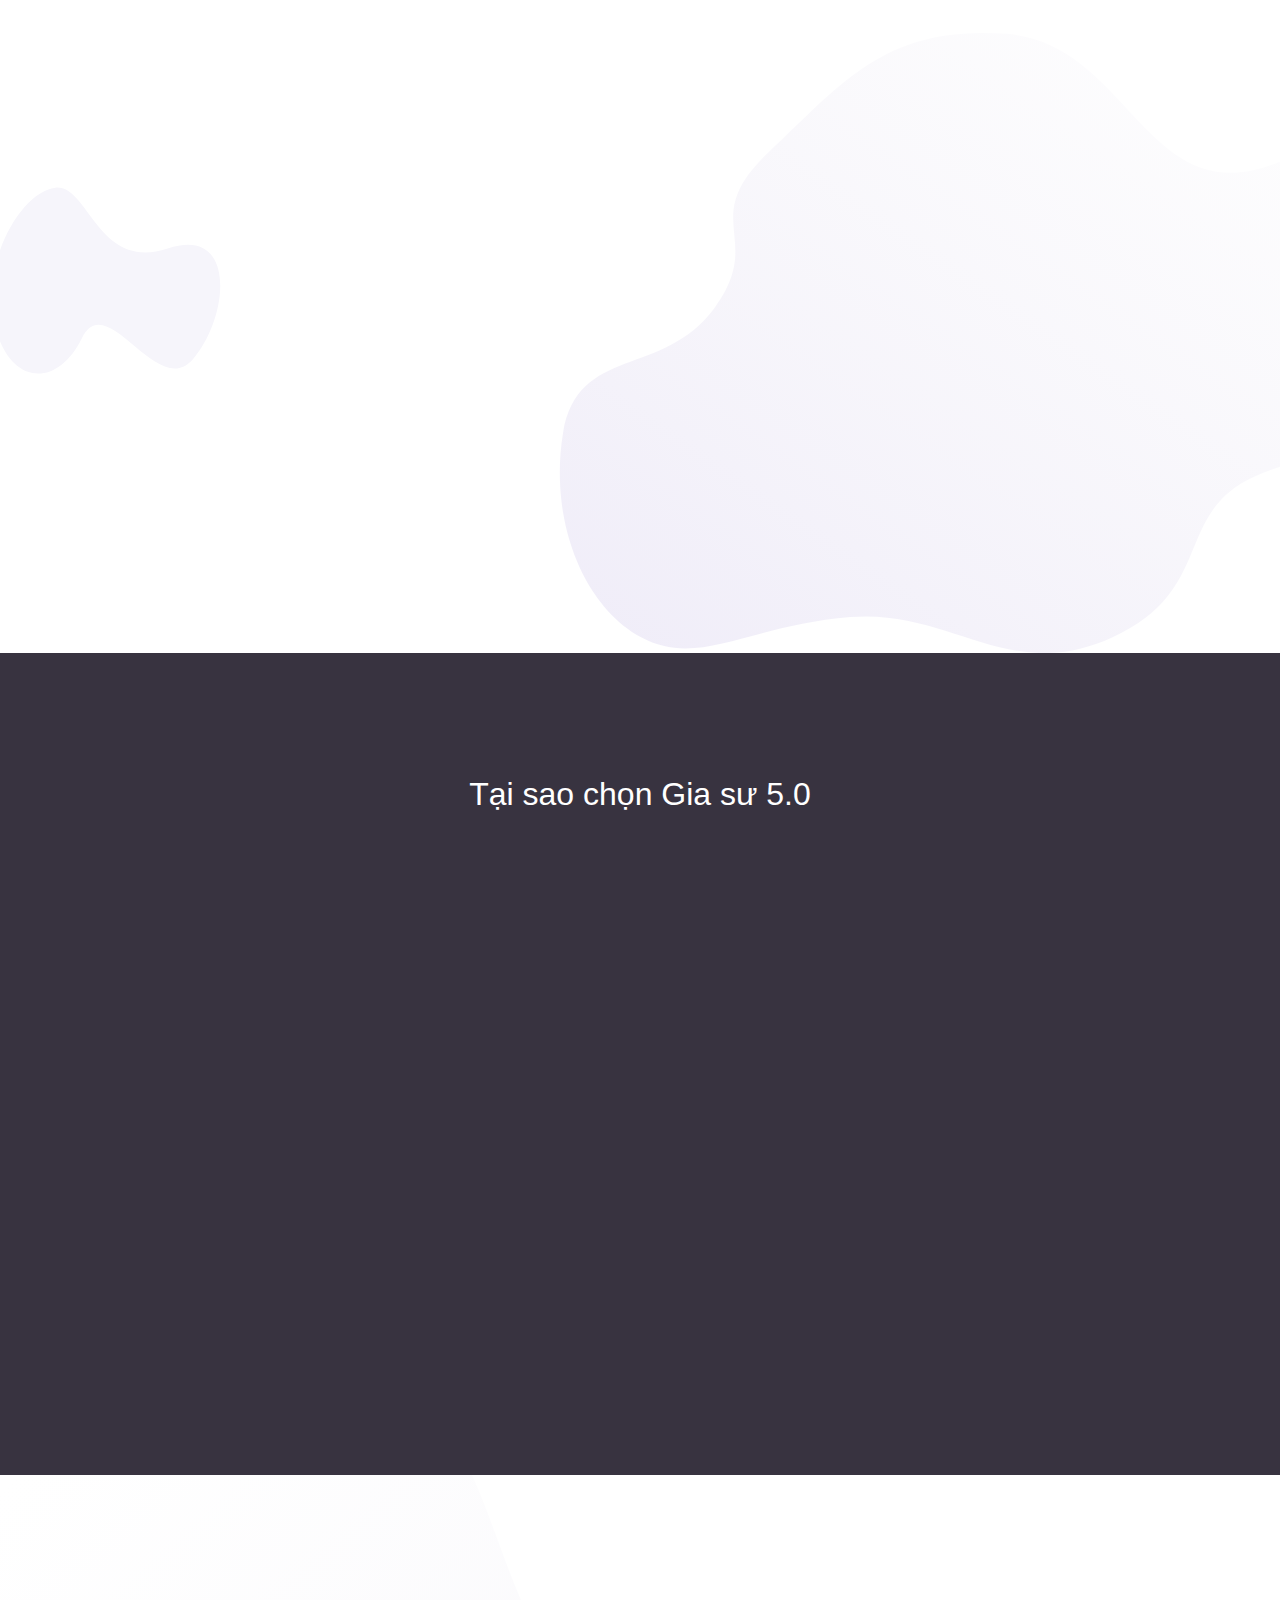
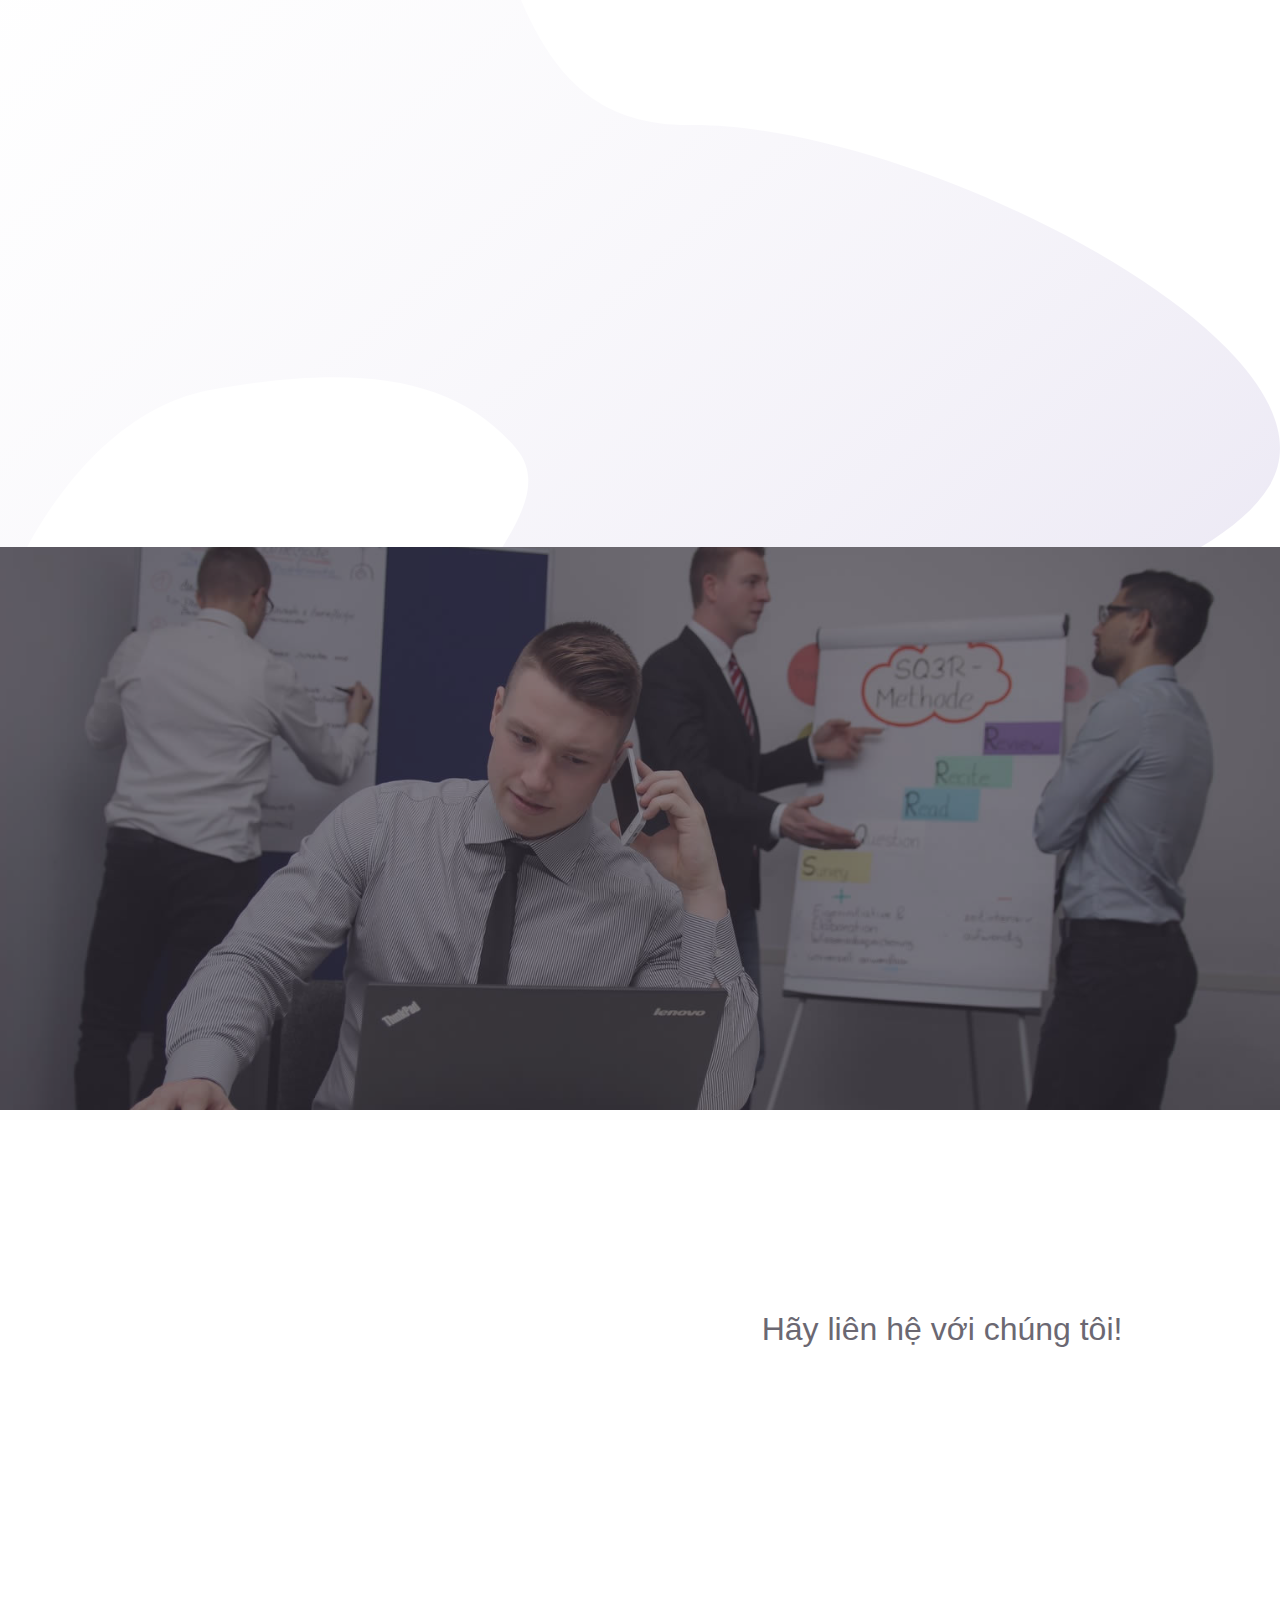
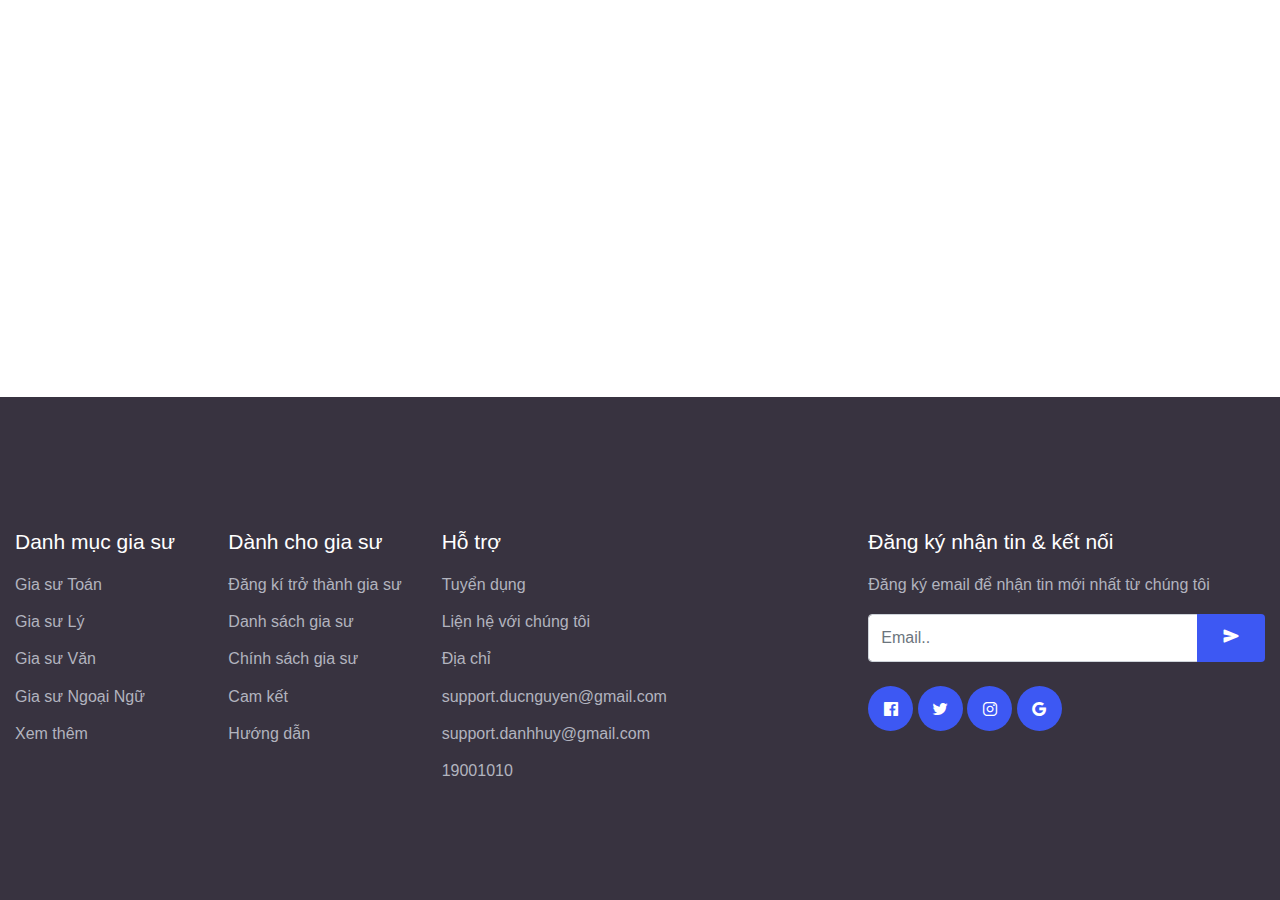
<file: html/index2.html>
<!DOCTYPE html>
<html lang="en">
<head>
  <meta charset="UTF-8">
  <meta name="viewport" content="width=device-width, initial-scale=1.0">

  <meta http-equiv="X-UA-Compatible" content="ie=edge">
  
  <meta name="description" content="Mobile Application HTML5 Template">

  <title>Gia sư 5.0</title>

  <link rel="shortcut icon" href="../assets/favicon.png" type="image/x-icon">

  <link rel="stylesheet" href="../assets/css/maicons.css">

  <link rel="stylesheet" href="../assets/vendor/animate/animate.css">

  <link rel="stylesheet" href="../assets/vendor/owl-carousel/css/owl.carousel.min.css">

  <link rel="stylesheet" href="../assets/css/bootstrap.css">

  <link rel="stylesheet" href="../assets/css/mobster.css">

</head>
<body>

<nav class="navbar navbar-expand-lg navbar-light navbar-floating">
  <div class="container">
    <a class="navbar-brand" href="#">
      <img src="../assets/favicon-light.png" alt="" width="40">
    </a>
    <button class="navbar-toggler" type="button" data-toggle="collapse" data-target="#navbarToggler" aria-controls="navbarToggler" aria-expanded="false" aria-label="Toggle navigation">
      <span class="navbar-toggler-icon"></span>
    </button>
  
    <div class="collapse navbar-collapse" id="navbarToggler">
      <ul class="navbar-nav ml-lg-5 mt-3 mt-lg-0">
        <li class="nav-item dropdown active">
          <a class="nav-link dropdown-toggle" href="index.html" id="navbarDropdown" >Trang chủ</a>
        </li>
        <li class="nav-item">
          <a class="nav-link" href="newclass.html">Lớp mới</a>
        </li>
        <li class="nav-item">
          <a class="nav-link" href="about.html">Gia sư</a>
        </li>
        <li class="nav-item">
          <a class="nav-link" href="about.html">Phụ huynh</a>
        </li>
        <li class="nav-item">
          <a class="nav-link" href="about.html">Giới thiệu</a>
        </li>
        <li class="nav-item">
          <a class="nav-link" href="blog.html">Blog</a>
        </li>
        <li class="nav-item">
          <a class="nav-link" href="contact.html">Liên hệ</a>
        </li>
      </ul>
    </div>
  </div>
</nav>
  
<div class="page-hero-section bg-image hero-mini" style="background-image: url(../assets/img/hero_mini.svg);">
  <div class="hero-caption pt-5">
    <div class="container h-100">
      <div class="row align-items-center h-100">       
        <div class="col-lg-6 d-none d-lg-block wow zoomIn">
        </div>
      </div>
    </div>
  </div>
</div>

<!-- Clients -->
<div class="page-section mt-5">
  <div class="container">
    <div class="row">
      <div class="col-sm-6 col-lg-3 py-3 wow zoomIn">
        <div class="img-place client-img">
          <img src="../assets/img/clients/alter_sport.png" alt="">
        </div>
      </div>
      <div class="col-sm-6 col-lg-3 py-3 wow zoomIn">
        <div class="img-place client-img">
          <img src="../assets/img/clients/cleaning_service.png" alt="">
        </div>
      </div>
      <div class="col-sm-6 col-lg-3 py-3 wow zoomIn">
        <div class="img-place client-img">
          <img src="../assets/img/clients/creative_photo.png" alt="">
        </div>
      </div>
      <div class="col-sm-6 col-lg-3 py-3 wow zoomIn">
        <div class="img-place client-img">
          <img src="../assets/img/clients/global_tv.png" alt="">
        </div>
      </div>
    </div>
  </div>
</div> <!-- End clients -->

<div class="position-realive bg-image" style="background-image: url(../assets/img/pattern_1.svg);">

<div class="page-section">
  <div class="container">
    <div class="row">
      <div class="col-lg-5 py-3">
        <div class="img-place mobile-preview shadow wow zoomIn">
          <img src="../assets/img/app_preview_2.png" alt="">
        </div>
      </div>
      <div class="col-lg-6 py-3 mt-lg-5">
        <div class="iconic-list">
          <div class="iconic-item wow fadeInUp">
            <div class="iconic-md iconic-text bg-warning fg-white rounded-circle">
              <span class="mai-cube"></span>
            </div>
            <div class="iconic-content">
              <h5>Powerful Features</h5>
              <p class="fs-small">Lorem ipsum dolor sit amet, consetetur sadipscing elitr, sed diam nonumy eirmod tempor invidunt ut labore et dolore</p>
            </div>
          </div>
          <div class="iconic-item wow fadeInUp">
            <div class="iconic-md iconic-text bg-info fg-white rounded-circle">
              <span class="mai-shield"></span>
            </div>
            <div class="iconic-content">
              <h5>Fully Secured</h5>
              <p class="fs-small">Lorem ipsum dolor sit amet, consetetur sadipscing elitr, sed diam nonumy eirmod tempor invidunt ut labore et dolore</p>
            </div>
          </div>
          <div class="iconic-item wow fadeInUp">
            <div class="iconic-md iconic-text bg-indigo fg-white rounded-circle">
              <span class="mai-desktop-outline"></span>
            </div>
            <div class="iconic-content">
              <h5>Easy Monitoring</h5>
              <p class="fs-small">Lorem ipsum dolor sit amet, consetetur sadipscing elitr, sed diam nonumy eirmod tempor invidunt ut labore et dolore</p>
            </div>
          </div>
        </div>
      </div>
    </div>
  </div>
</div>

<div class="page-section">
  <div class="container">
    <div class="row">
      <div class="col-lg-6 offset-lg-1 py-3 mt-lg-5 wow fadeInUp">
        <h1 class="mb-4">Ecommerce business opperate easilly</h1>
        <p class="mb-4">Lorem ipsum dolor, sit amet consectetur adipisicing elit. Quos, molestiae, perspiciatis laboriosam quia placeat recusandae repudiandae corrupti similique delectus, aliquam commodi possimus eveniet optio magnam quis vel. Reiciendis, fuga excepturi.</p>
        <a href="#" class="btn btn-outline-primary rounded-pill">How it works</a>
      </div>
      <div class="col-lg-5 py-3">
        <div class="img-place mobile-preview shadow wow zoomIn">
          <img src="../assets/img/app_preview_3.png" alt="">
        </div>
      </div>
    </div>
  </div>
</div>

</div>


<div class="page-section bg-dark fg-white">
  <div class="container">
    <h1 class="text-center">Tại sao chọn Gia sư 5.0</h1>

    <div class="row justify-content-center mt-5">
      <div class="col-md-6 col-lg-3 py-3">
        <div class="card card-body border-0 bg-transparent text-center wow zoomIn">
          <div class="mb-3">
            <img src="../assets/img/icons/rocket.svg" alt="">
          </div>
          <p class="fs-large">Nhanh chóng</p>
          <p class="fs-small fg-grey">Lorem ipsum dolor sit amet, consetetur sadipscing elitr, sed</p>
        </div>
      </div>
      <div class="col-md-6 col-lg-3 py-3">
        <div class="card card-body border-0 bg-transparent text-center wow zoomIn" data-wow-delay="200ms">
          <div class="mb-3">
            <img src="../assets/img/icons/testimony.svg" alt="">
          </div>
          <p class="fs-large">Thân thiện</p>
          <p class="fs-small fg-grey">Lorem ipsum dolor sit amet, consetetur sadipscing elitr, sed</p>
        </div>
      </div>
      <div class="col-md-6 col-lg-3 py-3">
        <div class="card card-body border-0 bg-transparent text-center wow zoomIn" data-wow-delay="400ms">
          <div class="mb-3">
            <img src="../assets/img/icons/promotion.svg" alt="">
          </div>
          <p class="fs-large">Miễn phí</p>
          <p class="fs-small fg-grey">Lorem ipsum dolor sit amet, consetetur sadipscing elitr, sed</p>
        </div>
      </div>
      <div class="col-md-6 col-lg-3 py-3">
        <div class="card card-body border-0 bg-transparent text-center wow zoomIn" data-wow-delay="600ms">
          <div class="mb-3">
            <img src="../assets/img/icons/coins.svg" alt="">
          </div>
          <p class="fs-large">Tiết kiệm thời gian</p>
          <p class="fs-small fg-grey">Lorem ipsum dolor sit amet, consetetur sadipscing elitr, sed</p>
        </div>
      </div>
      <div class="col-md-6 col-lg-3 py-3">
        <div class="card card-body border-0 bg-transparent text-center wow zoomIn" data-wow-delay="800ms">
          <div class="mb-3">
            <img src="../assets/img/icons/support.svg" alt="">
          </div>
          <p class="fs-large">Hỗ trợ 24/7</p>
          <p class="fs-small fg-grey">Lorem ipsum dolor sit amet, consetetur sadipscing elitr, sed</p>
        </div>
      </div>
      <div class="col-md-6 col-lg-3 py-3">
        <div class="card card-body border-0 bg-transparent text-center wow zoomIn" data-wow-delay="1000ms">
          <div class="mb-3">
            <img src="../assets/img/icons/laptop.svg" alt="">
          </div>
          <p class="fs-large">Nhiều chức năng</p>
          <p class="fs-small fg-grey">Lorem ipsum dolor sit amet, consetetur sadipscing elitr, sed</p>
        </div>
      </div>
    </div>
  </div>
</div>

<div class="page-section bg-image" style="background-image: url(../assets/img/pattern_2.svg);">
  <div class="container">
    <div class="row justify-content-center align-items-center">
      <div class="col-lg-7">
        <div class="pricing-table">
          <div class="pricing-item active wow zoomIn">
            <div class="pricing-header">
              <h5>Gia sư chất lượng cao</h5>
              <div class="mb-3">
                <img src="../assets/img/icons/laptop.svg" alt="">
              </div>
            </div>
            <div class="pricing-body">
              <ul class="theme-list">
                <li class="list-item"></li>
              </ul>
            </div>
            <button class="btn btn-dark">Xem tiếp</button>
          </div>
          <div class="pricing-item  wow zoomIn" data-wow-delay="200ms">
            <div class="pricing-header">
              <h5>Nhóm học tại trung tâm</h5>
              <div class="mb-3">
                <img src="../assets/img/icons/testimony.svg" alt="">
              </div>
            </div>
            <div class="pricing-body">
              <ul class="theme-list">
                <li class="list-item"></li>
              </ul>
            </div>
            <button class="btn btn-dark">Xem tiếp</button>
          </div>
          <div class="pricing-item active wow zoomIn" data-wow-delay="400ms">
            <div class="pricing-header">
              <h5>Đào tạo chuyên nghiệp</h5>
              <div class="mb-3">
                <img src="../assets/img/icons/testimony.svg" alt="">
              </div>
            </div>
            <div class="pricing-body">
              <ul class="theme-list">
                <li class="list-item"></li>
              </ul>
            </div>
            <button class="btn btn-dark">Xem tiếp</button>
          </div>
        </div>
      </div>
    </div>
  </div>
</div>

<div class="page-section bg-image bg-image-overlay-dark" style="background-image: url(../assets/img/bg_testimonials.jpg);">
  <div class="container fg-white">
    <div class="row">
      <div class="col-md-8 col-lg-6 offset-lg-1 wow fadeInUp">
        <h2 class="mb-5 fg-white fw-normal">Chia sẻ của khách hàng</h2>
        <p class="fs-large font-italic">Lorem ipsum dolor, sit amet consectetur adipisicing elit. Mollitia voluptates facere explicabo! Rerum necessitatibus cum qui veritatis reprehenderit, neque sapiente consequatur atque eaque molestias, est, quod totam quo laudantium ratione.</p>
        <p class="fs-large fg-grey fw-medium mb-5">Đức Nguyễn, Wed Designer</p>

        <a href="blog-details.html" class="btn btn-outline-light rounded-pill">Xem tiếp<span class="mai-chevron-forward"></span></a>
      </div>
    </div>
  </div>
</div>

<div class="page-section">
  <div class="container">
    <div class="row">
      <div class="col-lg-7 py-3 mb-5 mb-lg-0">
        <div class="img-place w-lg-75 wow zoomIn">
          <img src="../assets/img/illustration_contact.svg" alt="">
        </div>
      </div>
      <div class="col-lg-5 py-3">
        <h1 class="wow fadeInUp">Bạn cần hỗ trợ? </h1>
         <h3> Hãy liên hệ với chúng tôi!</h3>

        <form method="POST" class="mt-5">
          <div class="form-group wow fadeInUp">
            <label for="name" class="fw-medium fg-grey">Họ tên</label>
            <input type="text" class="form-control" id="name">
          </div>

          <div class="form-group wow fadeInUp">
            <label for="email" class="fw-medium fg-grey">Email</label>
            <input type="text" class="form-control" id="email">
          </div>

          <div class="form-group wow fadeInUp">
            <label for="message" class="fw-medium fg-grey">Nội dung</label>
            <textarea rows="6" class="form-control" id="message"></textarea>
          </div>

          <div class="form-group mt-4 wow fadeInUp">
            <button type="submit" class="btn btn-primary">Gửi</button>
          </div>
        </form>
      </div>
    </div>
  </div>
</div>

<div class="page-footer-section bg-dark fg-white">
  <div class="container">
    <div class="row mb-5 py-3">
      <div class="col-sm-6 col-lg-2 py-3">
        <h5 class="mb-3">Danh mục gia sư</h5>
        <ul class="menu-link">
          <li><a href="#" class="">Gia sư Toán</a></li>
          <li><a href="#" class="">Gia sư Lý</a></li>
          <li><a href="#" class="">Gia sư Văn</a></li>
          <li><a href="#" class="">Gia sư Ngoại Ngữ</a></li>
          <li><a href="#" class="">Xem thêm</a></li>
        </ul>
      </div>
      <div class="col-sm-6 col-lg-2 py-3">
        <h5 class="mb-3">Dành cho gia sư</h5>
        <ul class="menu-link">
          <li><a href="#" class="">Đăng kí trở thành gia sư</a></li>
          <li><a href="#" class="">Danh sách gia sư</a></li>
          <li><a href="#" class="">Chính sách gia sư</a></li>
          <li><a href="#" class="">Cam kết</a></li>
          <li><a href="#" class="">Hướng dẫn</a></li>
        </ul>
      </div>
      <div class="col-md-6 col-lg-4 py-3">
        <h5 class="mb-3">Hỗ trợ</h5>
        <ul class="menu-link">
          <li><a href="#" class="">Tuyển dụng</a></li>
          <li><a href="#" class="">Liện hệ với chúng tôi</a></li>
          <li><a href="#" class="">Địa chỉ</a></li>
          <li><a href="#" class="">support.ducnguyen@gmail.com</a></li>
          <li><a href="#" class="">support.danhhuy@gmail.com</a></li>
          <li><a href="#" class="">19001010</a></li>
        </ul>
      </div>
      <div class="col-md-6 col-lg-4 py-3">
        <h5 class="mb-3">Đăng ký nhận tin & kết nối</h5>
        <p>Đăng ký email để nhận tin mới nhất từ chúng tôi</p>
        <form method="POST">
          <div class="input-group">
            <input type="text" class="form-control" placeholder="Email..">
            <div class="input-group-append">
              <button type="submit" class="btn btn-primary"><span class="mai-send"></span></button>
            </div>
          </div>
        </form>

        <!-- Social Media Button -->
        <div class="mt-4">
          <a href="#" class="btn btn-fab btn-primary fg-white"><span class="mai-logo-facebook"></span></a>
          <a href="#" class="btn btn-fab btn-primary fg-white"><span class="mai-logo-twitter"></span></a>
          <a href="#" class="btn btn-fab btn-primary fg-white"><span class="mai-logo-instagram"></span></a>
          <a href="#" class="btn btn-fab btn-primary fg-white"><span class="mai-logo-google"></span></a>
        </div>
      </div>
    </div>
  </div>
</div>

<script src="../assets/js/jquery-3.5.1.min.js"></script>

<script src="../assets/js/bootstrap.bundle.min.js"></script>

<script src="../assets/vendor/owl-carousel/js/owl.carousel.min.js"></script>

<script src="../assets/vendor/wow/wow.min.js"></script>

<script src="../assets/js/mobster.js"></script>

</body>
</html>
</file>
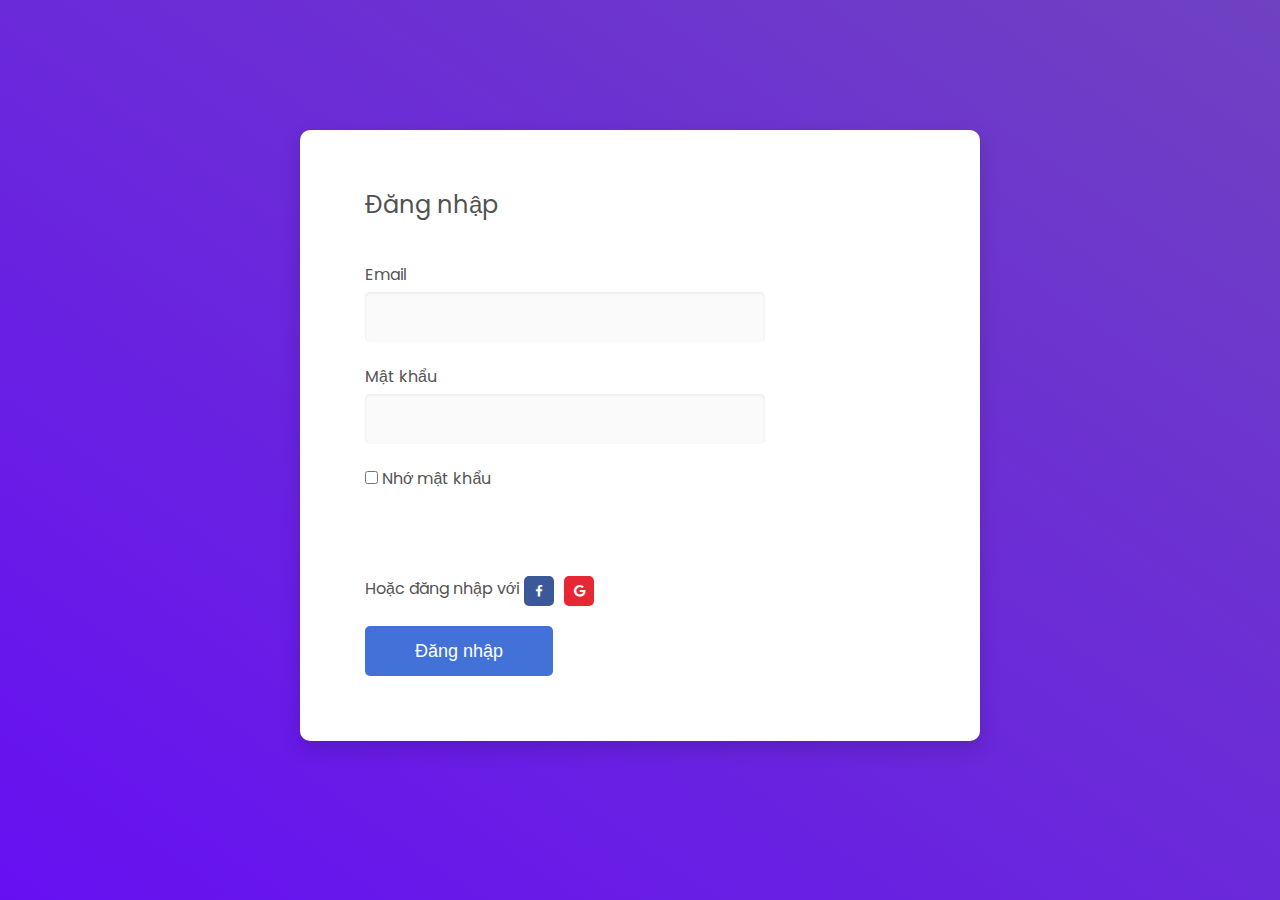
<file: html/login.html>
<!DOCTYPE html>
<html lang="en">

<head>
    <!-- Required meta tags-->
    <meta charset="UTF-8">
    <meta name="viewport" content="width=device-width, initial-scale=1, shrink-to-fit=no">

    <!-- Title Page-->
    <title>Đăng nhập</title>

    <!-- Icons font CSS-->
    <link href="../assets/vendor/mdi-font/css/material-design-iconic-font.min.css" rel="stylesheet" media="all">
    <link href="../assets/vendor/font-awesome-4.7/css/font-awesome.min.css" rel="stylesheet" media="all">
    <!-- Font special for pages-->
    <link href="https://fonts.googleapis.com/css?family=Poppins:100,100i,200,200i,300,300i,400,400i,500,500i,600,600i,700,700i,800,800i,900,900i" rel="stylesheet">

    <!-- Vendor CSS-->
    <link href="../assets/vendor/select2/select2.min.css" rel="stylesheet" media="all">
    <link href="../assets/vendor/datepicker/daterangepicker.css" rel="stylesheet" media="all">

    <!-- Main CSS-->
    <link href="../assets/css/main-login-register.css" rel="stylesheet" media="all">
</head>

<body>
    <div class="page-wrapper bg-gra-02 p-t-130 p-b-100 font-poppins">
        <div class="wrapper wrapper--w680">
            <div class="card card-4">
                <div class="card-body">
                    <h2 class="title">Đăng nhập</h2>
                    <form method="POST">
                        <div class="row-login">
                            <div class="">
                                <div class="input-group">
                                    <label class="label">Email</label>
                                    <input class="input--style-4" type="email" name="email">
                                </div>
                            </div>
                        </div>
                        <div class="row-login">
                            <div class="">
                                <div class="input-group">
                                    <div class="form-group">
                                        <label class="label" for="">Mật khẩu</label>
                                        <input type="password" class="input--style-4" name="" id="" placeholder="">
                                      </div>
                                </div>
                            </div>
                        </div>
                        <div class="label">
                            <input type="checkbox" name="remember-me" id="remember-me" class="agree-term" />
                            <label for="remember-me" class="label-agree-term"><span><span></span></span>Nhớ mật khẩu</label>
                        </div>
                        <div class="social-login">
                            <span class="social-label label">Hoặc đăng nhập với</span>
                            <ul class="socials">
                                <li><a href="#"><i class="display-flex-center zmdi zmdi-facebook"></i></a></li>
                                <li><a href="#"><i class="display-flex-center zmdi zmdi-google"></i></a></li>
                            </ul>
                        </div>
                        <div class="p-t-15">
                            <button class="btn btn--radius-2 btn--blue" type="submit"> <a href="index2.html" class="nav-label"> Đăng nhập</a></button>
                        </div>
                    </form>
                </div>
            </div>
        </div>
    </div>

    <!-- Jquery JS-->
    <script src="../assets/vendor/jquery/jquery.min.js"></script>
    <!-- Vendor JS-->
    <script src="../assets/vendor/select2/select2.min.js"></script>
    <script src="../assets/vendor/datepicker/moment.min.js"></script>
    <script src="../assets/vendor/datepicker/daterangepicker.js"></script>

    <!-- Main JS-->
    <script src="../assets/js/global.js"></script>

</body><!-- This templates was made by Colorlib (https://colorlib.com) -->

</html>
<!-- end document-->
</file>
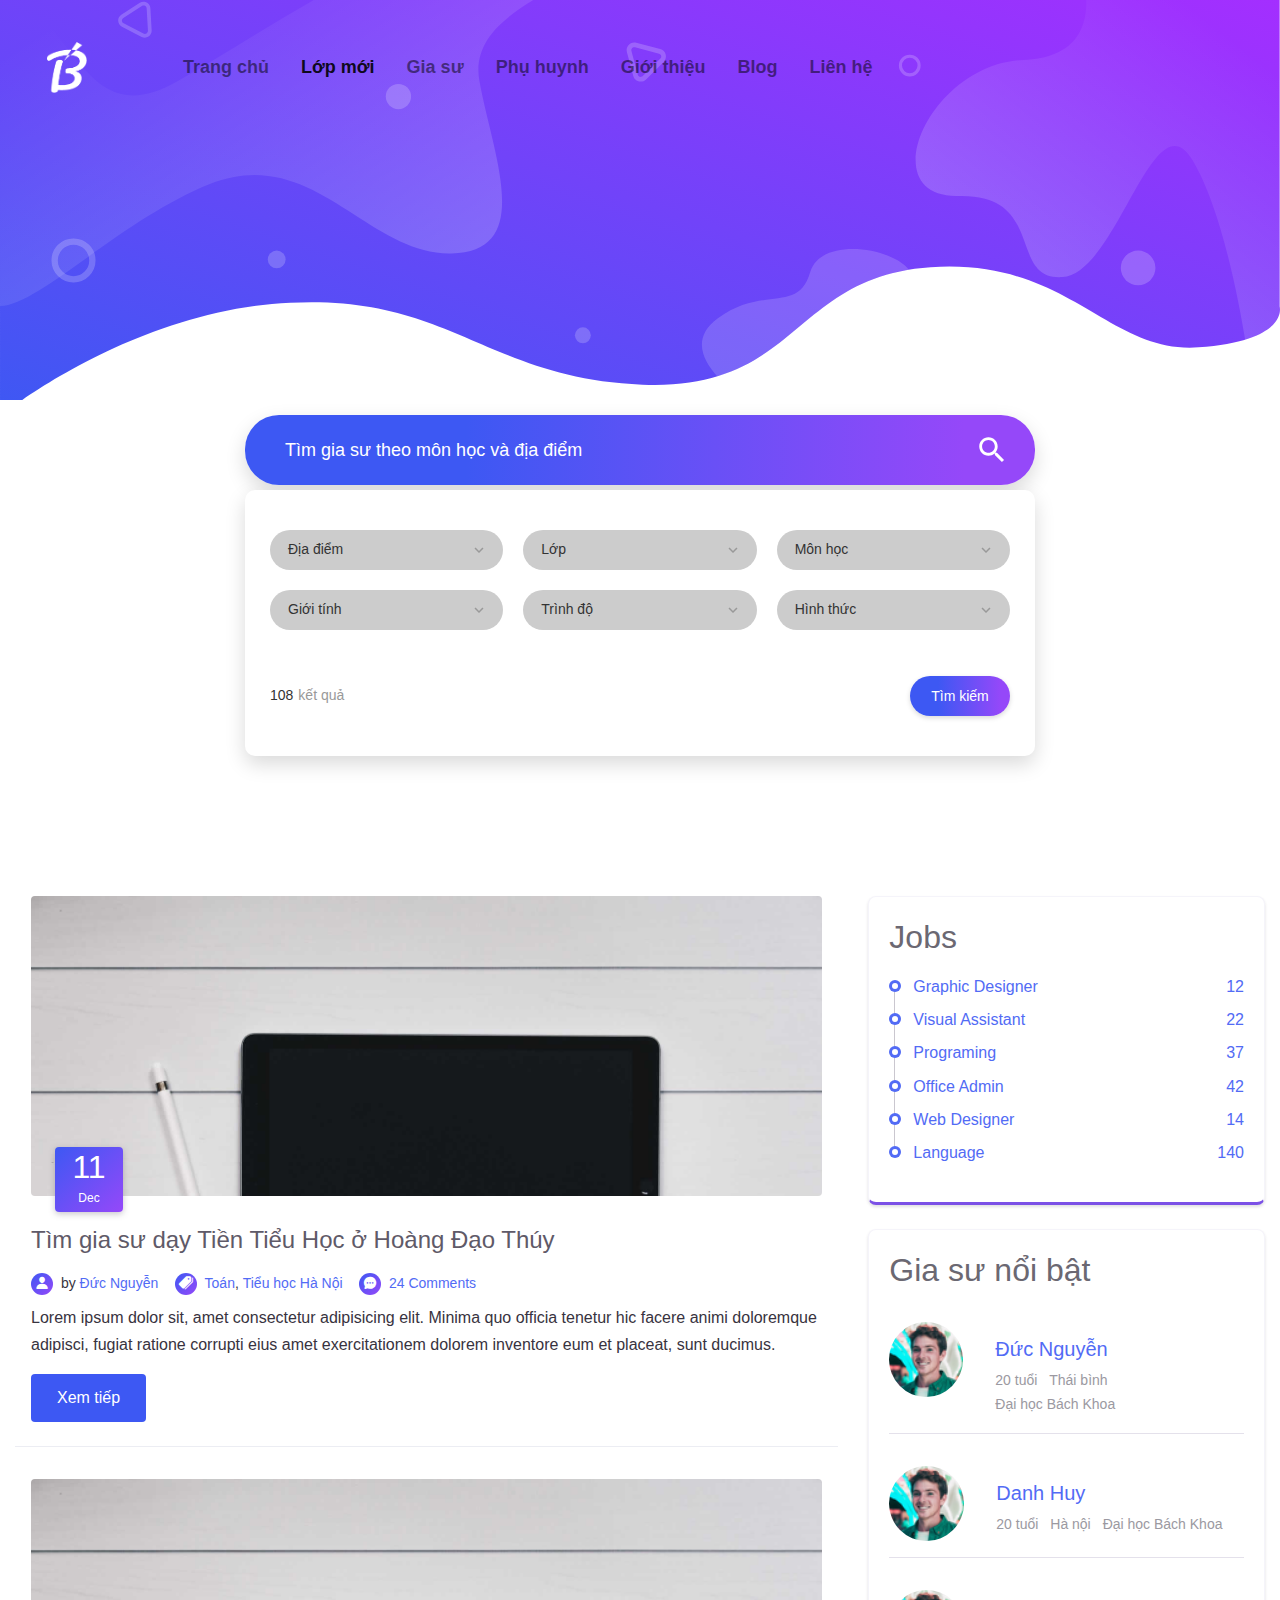
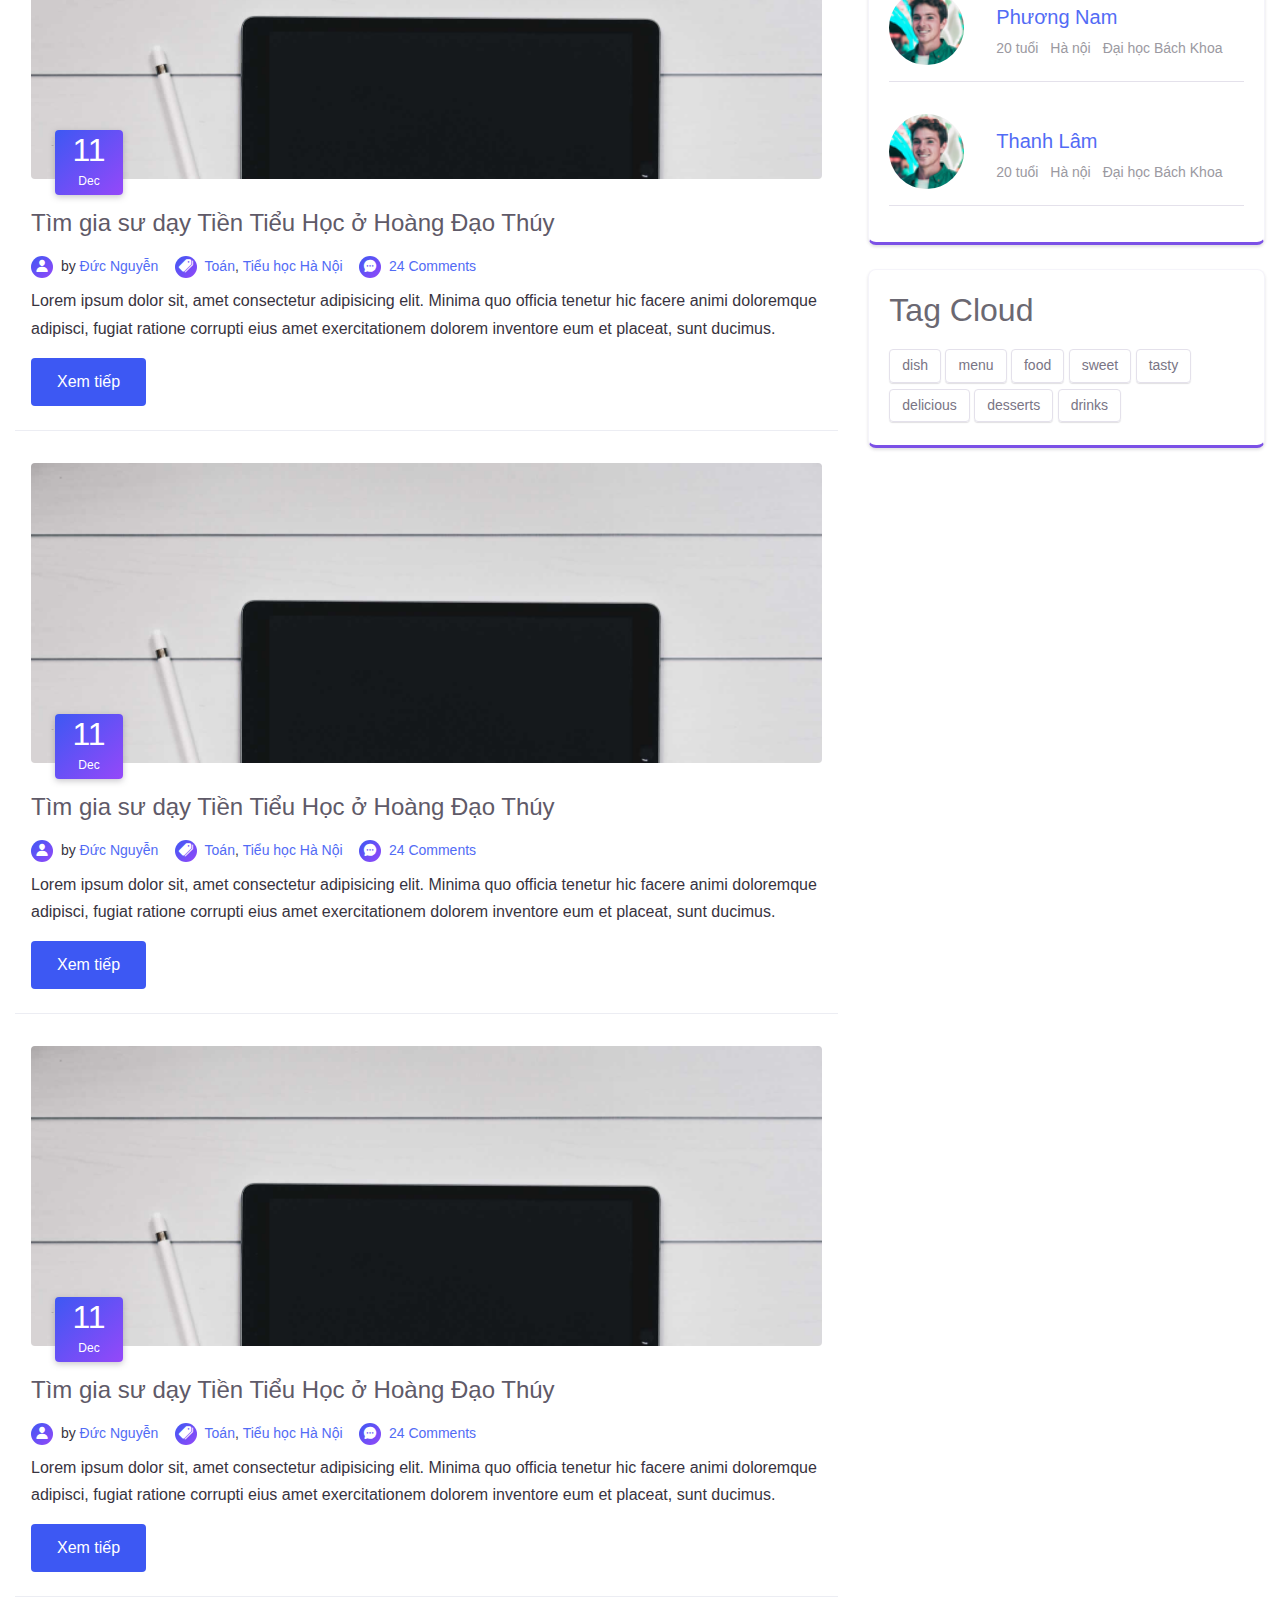
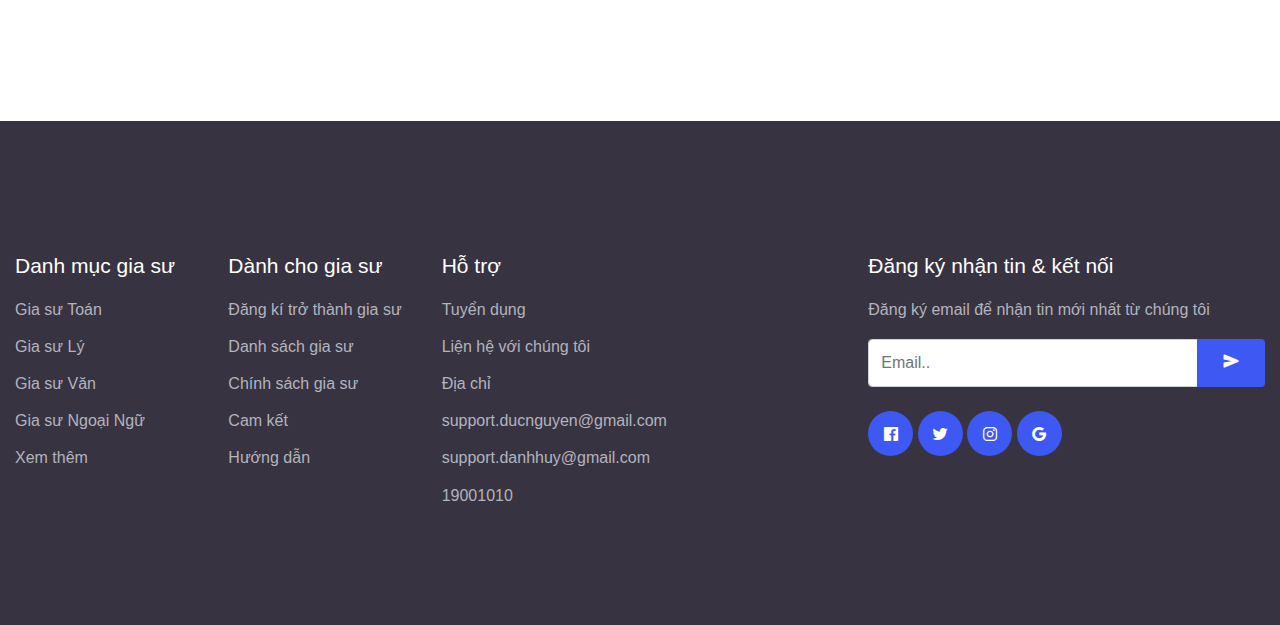
<file: html/newclass.html>
<!DOCTYPE html>
<html lang="en">
<head>
  <meta charset="UTF-8">
  <meta name="viewport" content="width=device-width, initial-scale=1.0">

  <meta http-equiv="X-UA-Compatible" content="ie=edge">

  <meta name="description" content="Mobile Application HTML5 Template">

  <title>Gia sư 5.0</title>

  <link rel="shortcut icon" href="../assets/favicon.png" type="image/x-icon">

  <link rel="stylesheet" href="../assets/css/maicons.css">

  <link rel="stylesheet" href="../assets/vendor/animate/animate.css">

  <link rel="stylesheet" href="../assets/vendor/owl-carousel/css/owl.carousel.min.css">

  <link rel="stylesheet" href="../assets/css/bootstrap.css">

  <link rel="stylesheet" href="../assets/css/mobster.css">
</head>
<body>

<nav class="navbar navbar-expand-lg navbar-light navbar-floating">
  <div class="container">
    <a class="navbar-brand" href="index.html">
      <img src="../assets/favicon-light.png" alt="" width="40">
    </a>
    <button class="navbar-toggler" type="button" data-toggle="collapse" data-target="#navbarToggler" aria-controls="navbarToggler" aria-expanded="false" aria-label="Toggle navigation">
      <span class="navbar-toggler-icon"></span>
    </button>
  
    <div class="collapse navbar-collapse" id="navbarToggler">
      <ul class="navbar-nav ml-lg-5 mt-3 mt-lg-0">
        <li class="nav-item dropdown">
          <a class="nav-link dropdown-toggle" href="index.html" id="navbarDropdown" >Trang chủ</a>
        </li>
        <li class="nav-item active">
          <a class="nav-link" href="newclass.html">Lớp mới</a>
        </li>
        <li class="nav-item">
          <a class="nav-link" href="giasu.html">Gia sư</a>
        </li>
        <li class="nav-item">
          <a class="nav-link" href="phuhuynh.html">Phụ huynh</a>
        </li>
        <li class="nav-item">
          <a class="nav-link" href="about.html">Giới thiệu</a>
        </li>
        <li class="nav-item">
          <a class="nav-link" href="blog.html">Blog</a>
        </li>
        <li class="nav-item">
          <a class="nav-link" href="contact.html">Liên hệ</a>
        </li>
      </ul>
    </div>
  </div>
</nav>

<main>
  <div class="page-hero-section bg-image hero-mini" style="background-image: url(../assets/img/hero_mini.svg);">
  </div>
  <div class="s010">
    <form>
      <div class="inner-form">
        <div class="basic-search">
          <div class="input-field">
            <input id="search" type="text" placeholder="Tìm gia sư theo môn học và địa điểm" />
            <div class="icon-wrap">
              <svg xmlns="http://www.w3.org/2000/svg" width="24" height="24" viewBox="0 0 24 24">
                <path d="M15.5 14h-.79l-.28-.27C15.41 12.59 16 11.11 16 9.5 16 5.91 13.09 3 9.5 3S3 5.91 3 9.5 5.91 16 9.5 16c1.61 0 3.09-.59 4.23-1.57l.27.28v.79l5 4.99L20.49 19l-4.99-5zm-6 0C7.01 14 5 11.99 5 9.5S7.01 5 9.5 5 14 7.01 14 9.5 11.99 14 9.5 14z"></path>
              </svg>
            </div>
          </div>
        </div>
        <div class="advance-search">
          <div class="row">
            <div class="input-field">
              <div class="input-select">
                <select data-trigger="" name="choices-single-defaul">
                  <option placeholder="" value="">Địa điểm</option>
                  <option>Quận Hoàng Mai</option>
                  <option>Quận Hai Bà Trung</option>
                </select>
              </div>
            </div>
            <div class="input-field">
              <div class="input-select">
                <select data-trigger="" name="choices-single-defaul">
                  <option placeholder="" value="">Lớp</option>
                  <option>Lớp Tiểu học</option>
                  <option>Lớp Trung học</option>
                  <option>Lớp Phổ thông</option>
                  <option>Đại học</option>
                </select>
              </div>
            </div>
            <div class="input-field">
              <div class="input-select">
                <select data-trigger="" name="choices-single-defaul">
                  <option placeholder="" value="">Môn học</option>
                  <option>Toán</option>
                  <option>Lý</option>
                  <option>Hóa</option>
                  <option>Sinh</option>
                  <option>Văn</option>
                  <option>Ngoại ngữ</option>
                  <option>Kĩ năng mềm</option>
                  <option>Âm nhạc</option>
                  <option>Công nghệ</option>
                </select>
              </div>
            </div>
          </div>
          <div class="row second">
            <div class="input-field">
              <div class="input-select">
                <select data-trigger="" name="choices-single-defaul">
                  <option placeholder="" value="">Giới tính</option>
                  <option>Nam</option>
                  <option>Nữc</option>
                </select>
              </div>
            </div>
            <div class="input-field">
              <div class="input-select">
                <select data-trigger="" name="choices-single-defaul">
                  <option placeholder="" value="">Trình độ</option>
                  <option>Sinh viên</option>
                  <option>Giáo viên</option>
                </select>
              </div>
            </div>
            <div class="input-field">
              <div class="input-select">
                <select data-trigger="" name="choices-single-defaul">
                  <option placeholder="" value="">Hình thức</option>
                  <option>Dạy online</option>
                  <option>Dạy offline</option>
                </select>
              </div>
            </div>
          </div>
          <div class="row third">
            <div class="input-field">
              <div class="result-count">
                <span>108 </span>kết quả</div>
              <div class="group-btn">
                <button class="btn-search">Tìm kiếm</button>
              </div>
            </div>
          </div>
        </div>
      </div>
    </form>
  </div>
  <script src="../assets/js/extention/choices.js"></script>
  <script>
    const customSelects = document.querySelectorAll("select");
    const deleteBtn = document.getElementById('delete')
    const choices = new Choices('select',
    {
      searchEnabled: false,
      itemSelectText: '',
      removeItemButton: true,
    });
    for (let i = 0; i < customSelects.length; i++)
    {
      customSelects[i].addEventListener('addItem', function(event)
      {
        if (event.detail.value)
        {
          let parent = this.parentNode.parentNode
          parent.classList.add('valid')
          parent.classList.remove('invalid')
        }
        else
        {
          let parent = this.parentNode.parentNode
          parent.classList.add('invalid')
          parent.classList.remove('valid')
        }
      }, false);
    }
    deleteBtn.addEventListener("click", function(e)
    {
      e.preventDefault()
      const deleteAll = document.querySelectorAll('.choices__button')
      for (let i = 0; i < deleteAll.length; i++)
      {
        deleteAll[i].click();
      }
    });

  </script>
  <div class="page-section">
    <div class="container">
      <div class="row">
        <div class="col-lg-8 py-3">
          <article class="blog-entry">
            <div class="entry-header">
              <div class="post-thumbnail">
                <img src="../assets/img/blogs/blog_4.jpg" alt="">
              </div>
              <div class="post-date">
                <h3>11</h3>
                <span>Dec</span>
              </div>
            </div>
            <div class="post-title"><a href="blog-details.html"> Tìm gia sư dạy Tiền Tiểu Học ở Hoàng Đạo Thúy</a></div>
            <div class="entry-meta mb-2">
              <div class="meta-item entry-author">
                <div class="icon">
                  <span class="mai-person"></span>  
                </div>
                by <a href="#">Đức Nguyễn</a>
              </div>
              <div class="meta-item">
                <div class="icon">
                  <span class="mai-pricetags"></span>
                </div>
                <a href="#">Toán</a>, 
                <a href="#">Tiểu học</a>
                <a href="#">Hà Nội</a>
              </div>
              <div class="meta-item">
                <div class="icon">
                  <span class="mai-chatbubble-ellipses"></span>
                </div>
                <a href="#">24 Comments</a>
              </div>
            </div>
            <div class="entry-content">
              <p>Lorem ipsum dolor sit, amet consectetur adipisicing elit. Minima quo officia tenetur hic facere animi doloremque adipisci, fugiat ratione corrupti eius amet exercitationem dolorem inventore eum et placeat, sunt ducimus.</p>
            </div>
            <a href="#" class="btn btn-primary">Xem tiếp</a>
          </article>

          <article class="blog-entry">
            <div class="entry-header">
              <div class="post-thumbnail">
                <img src="../assets/img/blogs/blog_4.jpg" alt="">
              </div>
              <div class="post-date">
                <h3>11</h3>
                <span>Dec</span>
              </div>
            </div>
            <div class="post-title"><a href="blog-details.html"> Tìm gia sư dạy Tiền Tiểu Học ở Hoàng Đạo Thúy</a></div>
            <div class="entry-meta mb-2">
              <div class="meta-item entry-author">
                <div class="icon">
                  <span class="mai-person"></span>  
                </div>
                by <a href="#">Đức Nguyễn</a>
              </div>
              <div class="meta-item">
                <div class="icon">
                  <span class="mai-pricetags"></span>
                </div>
                <a href="#">Toán</a>, 
                <a href="#">Tiểu học</a>
                <a href="#">Hà Nội</a>
              </div>
              <div class="meta-item">
                <div class="icon">
                  <span class="mai-chatbubble-ellipses"></span>
                </div>
                <a href="#">24 Comments</a>
              </div>
            </div>
            <div class="entry-content">
              <p>Lorem ipsum dolor sit, amet consectetur adipisicing elit. Minima quo officia tenetur hic facere animi doloremque adipisci, fugiat ratione corrupti eius amet exercitationem dolorem inventore eum et placeat, sunt ducimus.</p>
            </div>
            <a href="#" class="btn btn-primary">Xem tiếp</a>
          </article>

          <article class="blog-entry">
            <div class="entry-header">
              <div class="post-thumbnail">
                <img src="../assets/img/blogs/blog_4.jpg" alt="">
              </div>
              <div class="post-date">
                <h3>11</h3>
                <span>Dec</span>
              </div>
            </div>
            <div class="post-title"><a href="blog-details.html"> Tìm gia sư dạy Tiền Tiểu Học ở Hoàng Đạo Thúy</a></div>
            <div class="entry-meta mb-2">
              <div class="meta-item entry-author">
                <div class="icon">
                  <span class="mai-person"></span>  
                </div>
                by <a href="#">Đức Nguyễn</a>
              </div>
              <div class="meta-item">
                <div class="icon">
                  <span class="mai-pricetags"></span>
                </div>
                <a href="#">Toán</a>, 
                <a href="#">Tiểu học</a>
                <a href="#">Hà Nội</a>
              </div>
              <div class="meta-item">
                <div class="icon">
                  <span class="mai-chatbubble-ellipses"></span>
                </div>
                <a href="#">24 Comments</a>
              </div>
            </div>
            <div class="entry-content">
              <p>Lorem ipsum dolor sit, amet consectetur adipisicing elit. Minima quo officia tenetur hic facere animi doloremque adipisci, fugiat ratione corrupti eius amet exercitationem dolorem inventore eum et placeat, sunt ducimus.</p>
            </div>
            <a href="#" class="btn btn-primary">Xem tiếp</a>
          </article>
          <article class="blog-entry">
            <div class="entry-header">
              <div class="post-thumbnail">
                <img src="../assets/img/blogs/blog_4.jpg" alt="">
              </div>
              <div class="post-date">
                <h3>11</h3>
                <span>Dec</span>
              </div>
            </div>
            <div class="post-title"><a href="blog-details.html"> Tìm gia sư dạy Tiền Tiểu Học ở Hoàng Đạo Thúy</a></div>
            <div class="entry-meta mb-2">
              <div class="meta-item entry-author">
                <div class="icon">
                  <span class="mai-person"></span>  
                </div>
                by <a href="#">Đức Nguyễn</a>
              </div>
              <div class="meta-item">
                <div class="icon">
                  <span class="mai-pricetags"></span>
                </div>
                <a href="#">Toán</a>, 
                <a href="#">Tiểu học</a>
                <a href="#">Hà Nội</a>
              </div>
              <div class="meta-item">
                <div class="icon">
                  <span class="mai-chatbubble-ellipses"></span>
                </div>
                <a href="#">24 Comments</a>
              </div>
            </div>
            <div class="entry-content">
              <p>Lorem ipsum dolor sit, amet consectetur adipisicing elit. Minima quo officia tenetur hic facere animi doloremque adipisci, fugiat ratione corrupti eius amet exercitationem dolorem inventore eum et placeat, sunt ducimus.</p>
            </div>
            <a href="#" class="btn btn-primary">Xem tiếp</a>
          </article>
          
        </div>
        <!-- Sidebar -->
        <div class="col-lg-4 py-3">

            <div class="widget-wrap">
              <h3 class="widget-title">Jobs</h3>
              <ul class="categories">
                <li><a href="#">Graphic Designer <span>12</span></a></li>
                <li><a href="#">Visual Assistant <span>22</span></a></li>
                <li><a href="#">Programing <span>37</span></a></li>
                <li><a href="#">Office Admin <span>42</span></a></li>
                <li><a href="#">Web Designer <span>14</span></a></li>
                <li><a href="#">Language <span>140</span></a></li>
              </ul>
            </div>

            <div class="widget-wrap">
              <h3 class="widget-title">Gia sư nổi bật</h3>
              <div class="blog-widget">
                <div class="team-avatar">
                  <img src="../assets/img/person/person_2.png" alt="">
                </div>
                <div class="entry-footer">
                  <div class="blog-title mb-2" style="font-size: 20px;"><a href="#">Đức Nguyễn</a></div>
                  <div class="meta" style="font-size: 14px;">
                    <a href="#"><span class="icon-calendar"></span>20 tuổi</a>
                    <a href="#"><span class="icon-person"></span> Thái bình</a>
                    <a href="#"><span class="icon-chat"></span> Đại học Bách Khoa</a>
                  </div>
                </div>
              </div>
              <div class="blog-widget">
                <div class="team-avatar">
                  <img src="../assets/img/person/person_2.png" alt="">
                </div>
                <div class="entry-footer">
                  <div class="blog-title mb-2" style="font-size: 20px;"><a href="#">Danh Huy</a></div>
                  <div class="meta" style="font-size: 14px;">
                    <a href="#"><span class="icon-calendar"></span>20 tuổi</a>
                    <a href="#"><span class="icon-person"></span> Hà nội</a>
                    <a href="#"><span class="icon-chat"></span> Đại học Bách Khoa</a>
                  </div>
                </div>
              </div>
              <div class="blog-widget">
                <div class="team-avatar">
                  <img src="../assets/img/person/person_2.png" alt="">
                </div>
                <div class="entry-footer">
                  <div class="blog-title mb-2" style="font-size: 20px;"><a href="#">Phương Nam</a></div>
                  <div class="meta" style="font-size: 14px;">
                    <a href="#"><span class="icon-calendar"></span>20 tuổi</a>
                    <a href="#"><span class="icon-person"></span>Hà nội</a>
                    <a href="#"><span class="icon-chat"></span> Đại học Bách Khoa</a>
                  </div>
                </div>
              </div>
              <div class="blog-widget">
                <div class="team-avatar">
                  <img src="../assets/img/person/person_2.png" alt="">
                </div>
                <div class="entry-footer">
                  <div class="blog-title mb-2" style="font-size: 20px;"><a href="#">Thanh Lâm</a></div>
                  <div class="meta" style="font-size: 14px;">
                    <a href="#"><span class="icon-calendar"></span>20 tuổi</a>
                    <a href="#"><span class="icon-person"></span> Hà nội</a>
                    <a href="#"><span class="icon-chat"></span> Đại học Bách Khoa</a>
                  </div>
                </div>
              </div>
            </div>

          <div class="widget-wrap">
            <h3 class="widget-title">Tag Cloud</h3>
            <div class="tag-clouds">
              <a href="#" class="tag-cloud-link">dish</a>
              <a href="#" class="tag-cloud-link">menu</a>
              <a href="#" class="tag-cloud-link">food</a>
              <a href="#" class="tag-cloud-link">sweet</a>
              <a href="#" class="tag-cloud-link">tasty</a>
              <a href="#" class="tag-cloud-link">delicious</a>
              <a href="#" class="tag-cloud-link">desserts</a>
              <a href="#" class="tag-cloud-link">drinks</a>
            </div>
          </div>
        </div> <!-- end sidebar -->
      </div>
    </div>
  </div>

</main>


<div class="page-footer-section bg-dark fg-white">
  <div class="container">
    <div class="row mb-5 py-3">
      <div class="col-sm-6 col-lg-2 py-3">
        <h5 class="mb-3">Danh mục gia sư</h5>
        <ul class="menu-link">
          <li><a href="#" class="">Gia sư Toán</a></li>
          <li><a href="#" class="">Gia sư Lý</a></li>
          <li><a href="#" class="">Gia sư Văn</a></li>
          <li><a href="#" class="">Gia sư Ngoại Ngữ</a></li>
          <li><a href="#" class="">Xem thêm</a></li>
        </ul>
      </div>
      <div class="col-sm-6 col-lg-2 py-3">
        <h5 class="mb-3">Dành cho gia sư</h5>
        <ul class="menu-link">
          <li><a href="#" class="">Đăng kí trở thành gia sư</a></li>
          <li><a href="#" class="">Danh sách gia sư</a></li>
          <li><a href="#" class="">Chính sách gia sư</a></li>
          <li><a href="#" class="">Cam kết</a></li>
          <li><a href="#" class="">Hướng dẫn</a></li>
        </ul>
      </div>
      <div class="col-md-6 col-lg-4 py-3">
        <h5 class="mb-3">Hỗ trợ</h5>
        <ul class="menu-link">
          <li><a href="#" class="">Tuyển dụng</a></li>
          <li><a href="#" class="">Liện hệ với chúng tôi</a></li>
          <li><a href="#" class="">Địa chỉ</a></li>
          <li><a href="#" class="">support.ducnguyen@gmail.com</a></li>
          <li><a href="#" class="">support.danhhuy@gmail.com</a></li>
          <li><a href="#" class="">19001010</a></li>
        </ul>
      </div>
      <div class="col-md-6 col-lg-4 py-3">
        <h5 class="mb-3">Đăng ký nhận tin & kết nối</h5>
        <p>Đăng ký email để nhận tin mới nhất từ chúng tôi</p>
        <form method="POST">
          <div class="input-group">
            <input type="text" class="form-control" placeholder="Email..">
            <div class="input-group-append">
              <button type="submit" class="btn btn-primary"><span class="mai-send"></span></button>
            </div>
          </div>
        </form>

        <!-- Social Media Button -->
        <div class="mt-4">
          <a href="#" class="btn btn-fab btn-primary fg-white"><span class="mai-logo-facebook"></span></a>
          <a href="#" class="btn btn-fab btn-primary fg-white"><span class="mai-logo-twitter"></span></a>
          <a href="#" class="btn btn-fab btn-primary fg-white"><span class="mai-logo-instagram"></span></a>
          <a href="#" class="btn btn-fab btn-primary fg-white"><span class="mai-logo-google"></span></a>
        </div>
      </div>
    </div>
  </div>
</div> <!-- .page-footer -->

<script src="../assets/js/jquery-3.5.1.min.js"></script>

<script src="../assets/js/bootstrap.bundle.min.js"></script>

<script src="../assets/vendor/owl-carousel/js/owl.carousel.min.js"></script>

<script src="../assets/vendor/wow/wow.min.js"></script>

<script src="../assets/js/mobster.js"></script>

</body>
</html>
</file>
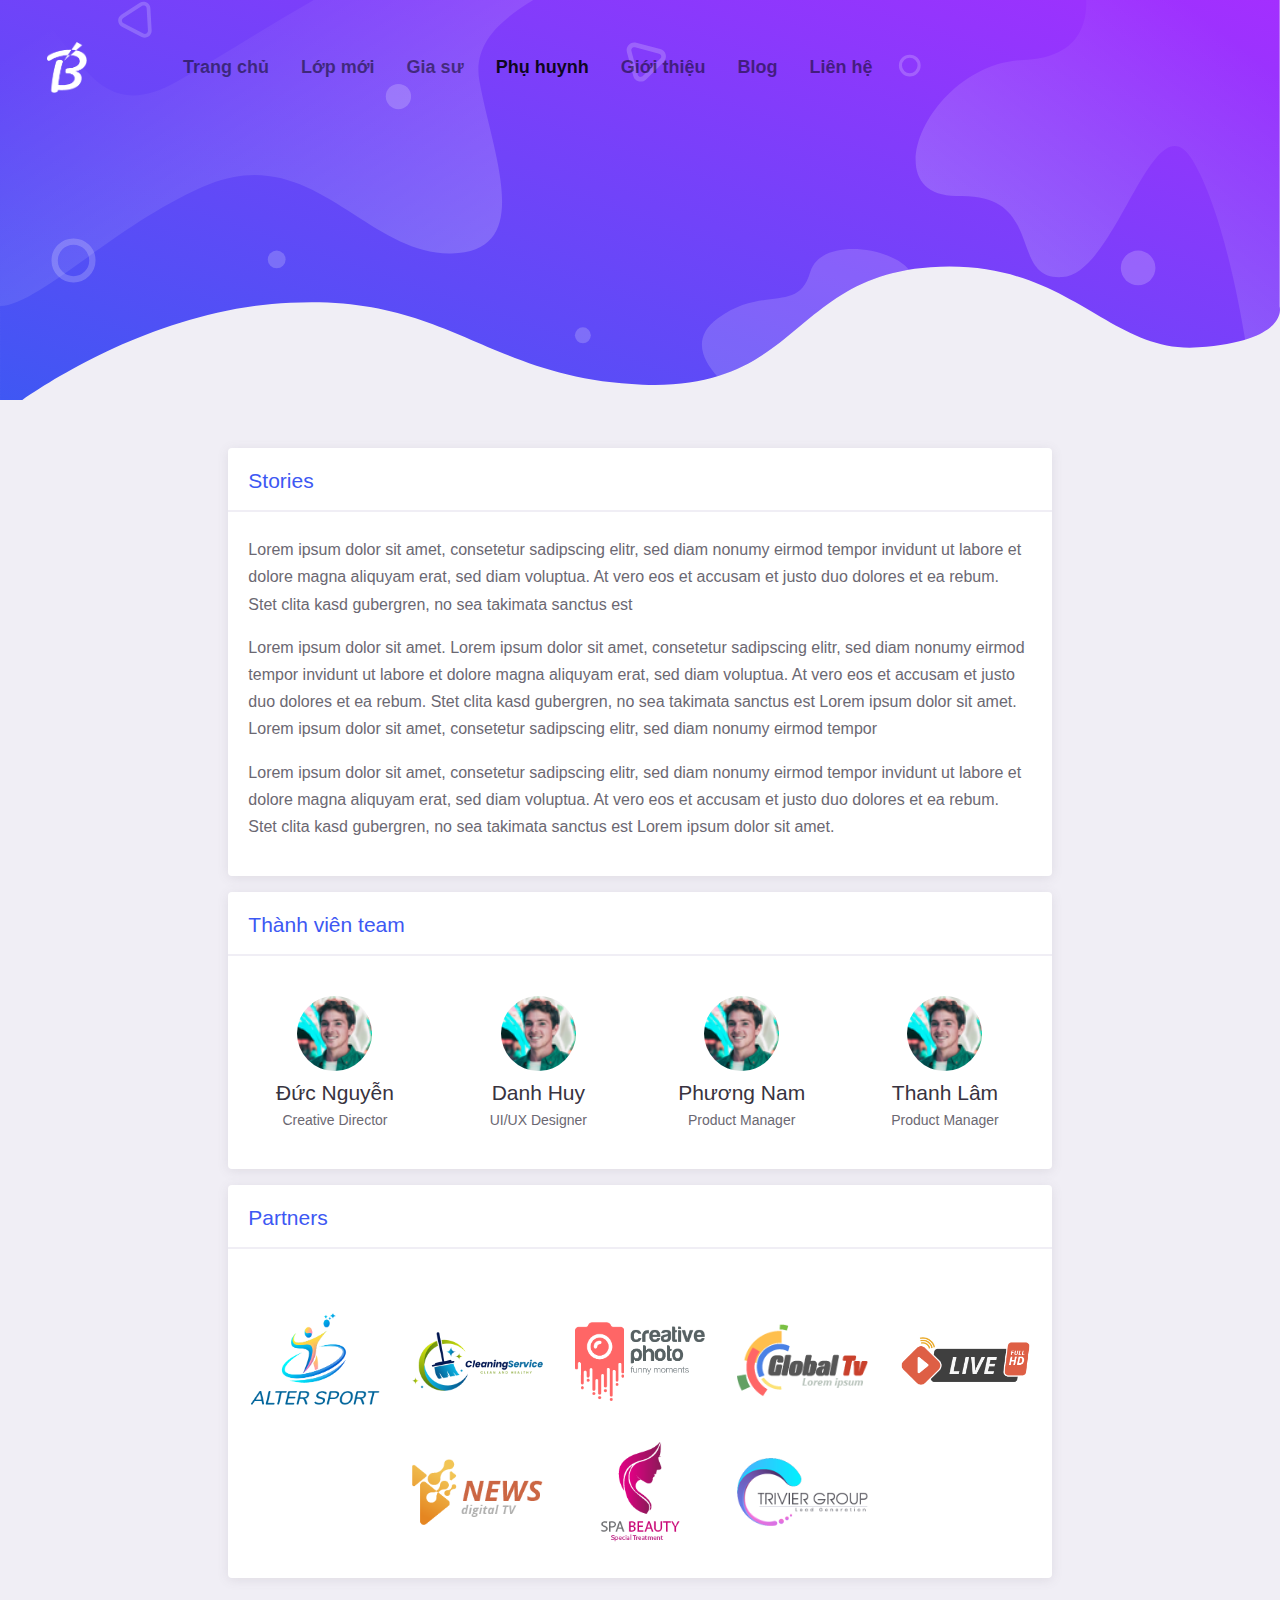
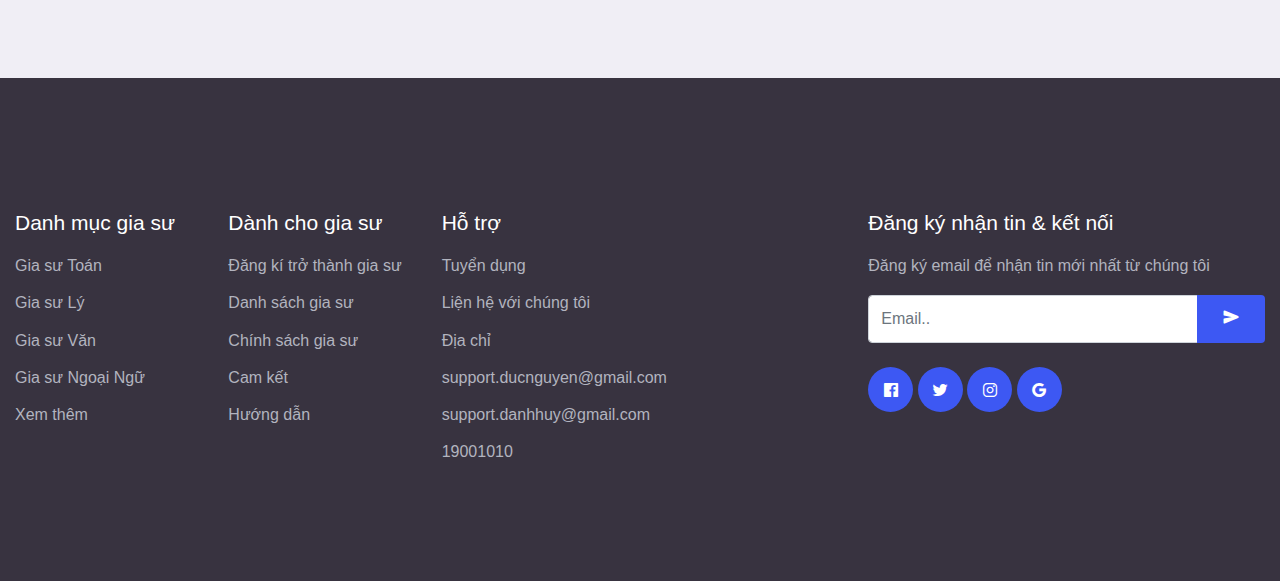
<file: html/phuhuynh.html>
<!DOCTYPE html>
<html lang="en">
<head>
  <meta charset="UTF-8">
  <meta name="viewport" content="width=device-width, initial-scale=1.0">

  <meta http-equiv="X-UA-Compatible" content="ie=edge">

  <meta name="description" content="Mobile Application HTML5 Template">

  <title>Gia sư 5.0</title>

  <link rel="shortcut icon" href="../assets/favicon.png" type="image/x-icon">

  <link rel="stylesheet" href="../assets/css/maicons.css">

  <link rel="stylesheet" href="../assets/vendor/animate/animate.css">

  <link rel="stylesheet" href="../assets/vendor/owl-carousel/css/owl.carousel.min.css">

  <link rel="stylesheet" href="../assets/css/bootstrap.css">

  <link rel="stylesheet" href="../assets/css/mobster.css">
</head>
<body>

<nav class="navbar navbar-expand-lg navbar-light navbar-floating">
  <div class="container">
    <a class="navbar-brand" href="index.html">
      <img src="../assets/favicon-light.png" alt="" width="40">
    </a>
    <button class="navbar-toggler" type="button" data-toggle="collapse" data-target="#navbarToggler" aria-controls="navbarToggler" aria-expanded="false" aria-label="Toggle navigation">
      <span class="navbar-toggler-icon"></span>
    </button>
  
    <div class="collapse navbar-collapse" id="navbarToggler">
      <ul class="navbar-nav ml-lg-5 mt-3 mt-lg-0">
        <li class="nav-item dropdown">
          <a class="nav-link dropdown-toggle" href="index.html" id="navbarDropdown" >Trang chủ</a>
        </li>
        <li class="nav-item">
          <a class="nav-link" href="newclass.html">Lớp mới</a>
        </li>
        <li class="nav-item">
          <a class="nav-link" href="giasu.html">Gia sư</a>
        </li>
        <li class="nav-item active">
          <a class="nav-link" href="phuhuynh.html">Phụ huynh</a>
        </li>
        <li class="nav-item ">
          <a class="nav-link" href="about.html">Giới thiệu</a>
        </li>
        <li class="nav-item">
          <a class="nav-link" href="blog.html">Blog</a>
        </li>
        <li class="nav-item">
          <a class="nav-link" href="contact.html">Liên hệ</a>
        </li>
      </ul>
    </div>
  </div>
</nav>

<main class="bg-light">

<div class="page-hero-section bg-image hero-mini" style="background-image: url(../assets/img/hero_mini.svg);">
</div>

<div class="page-section pt-5">
  <div class="container">
    <div class="row justify-content-center">
      <div class="col-lg-8">
        <div class="card-page">
          <h5 class="fg-primary">Stories</h5>
          <hr>
          <p>Lorem ipsum dolor sit amet, consetetur sadipscing elitr, sed diam nonumy eirmod tempor invidunt ut labore et dolore magna aliquyam erat, sed diam voluptua. At vero eos et accusam et justo duo dolores et ea rebum. Stet clita kasd gubergren, no sea takimata sanctus est</p>
          <p>Lorem ipsum dolor sit amet. Lorem ipsum dolor sit amet, consetetur sadipscing elitr, sed diam nonumy eirmod tempor invidunt ut labore et dolore magna aliquyam erat, sed diam voluptua. At vero eos et accusam et justo duo dolores et ea rebum. Stet clita kasd gubergren, no sea takimata sanctus est Lorem ipsum dolor sit amet.
          Lorem ipsum dolor sit amet, consetetur sadipscing elitr, sed diam nonumy eirmod tempor</p>
          <p>Lorem ipsum dolor sit amet, consetetur sadipscing elitr, sed diam nonumy eirmod tempor invidunt ut labore et dolore magna aliquyam erat, sed diam voluptua. At vero eos et accusam et justo duo dolores et ea rebum. Stet clita kasd gubergren, no sea takimata sanctus est Lorem ipsum dolor sit amet.</p>
        </div>
        <div class="card-page mt-3">
          <h5 class="fg-primary">Thành viên team</h5>
          <hr>

          <div class="row justify-content-center">
            <div class="col-lg-3 py-3">
              <div class="team-item">
                <div class="team-avatar">
                  <img src="../assets/img/person/person_2.png" alt="">
                </div>
                <h5 class="team-name">Đức Nguyễn</h5>
                <span class="fg-gray fs-small">Creative Director</span>
              </div>
            </div>
            <div class="col-lg-3 py-3">
              <div class="team-item">
                <div class="team-avatar">
                  <img src="../assets/img/person/person_2.png" alt="">
                </div>
                <h5 class="team-name">Danh Huy</h5>
                <span class="fg-gray fs-small">UI/UX Designer</span>
              </div>
            </div>
            <div class="col-lg-3 py-3">
              <div class="team-item">
                <div class="team-avatar">
                  <img src="../assets/img/person/person_2.png" alt="">
                </div>
                <h5 class="team-name">Phương Nam</h5>
                <span class="fg-gray fs-small">Product Manager</span>
              </div>
            </div>
            <div class="col-lg-3 py-3">
              <div class="team-item">
                <div class="team-avatar">
                  <img src="../assets/img/person/person_2.png" alt="">
                </div>
                <h5 class="team-name">Thanh Lâm</h5>
                <span class="fg-gray fs-small">Product Manager</span>
              </div>
            </div>
          </div>
        </div>
        <div class="card-page mt-3">
          <h5 class="fg-primary">Partners</h5>
          <hr>

          <div class="row row-cols-1 row-cols-sm-2 row-cols-md-3 row-cols-lg-5 justify-content-center align-items-center mt-5">
            <div class="p-3">
              <div class="img-place client-img">
                <img src="../assets/img/clients/alter_sport.png" alt="">
              </div>
            </div>
            <div class="p-3">
              <div class="img-place client-img">
                <img src="../assets/img/clients/cleaning_service.png" alt="">
              </div>
            </div>
            <div class="p-3">
              <div class="img-place client-img">
                <img src="../assets/img/clients/creative_photo.png" alt="">
              </div>
            </div>
            <div class="p-3">
              <div class="img-place client-img">
                <img src="../assets/img/clients/global_tv.png" alt="">
              </div>
            </div>
            <div class="p-3">
              <div class="img-place client-img">
                <img src="../assets/img/clients/net_sport_tv.png" alt="">
              </div>
            </div>
            <div class="p-3">
              <div class="img-place client-img">
                <img src="../assets/img/clients/news_digital_tv.png" alt="">
              </div>
            </div>
            <div class="p-3">
              <div class="img-place client-img">
                <img src="../assets/img/clients/spa_beauty.png" alt="">
              </div>
            </div>
            <div class="p-3">
              <div class="img-place client-img">
                <img src="../assets/img/clients/trivier_group.png" alt="">
              </div>
            </div>
          </div>
        </div>
      </div>
    </div>
  </div>
</div>

</main> <!-- .bg-light -->


<div class="page-footer-section bg-dark fg-white">
  <div class="container">
    <div class="row mb-5 py-3">
      <div class="col-sm-6 col-lg-2 py-3">
        <h5 class="mb-3">Danh mục gia sư</h5>
        <ul class="menu-link">
          <li><a href="#" class="">Gia sư Toán</a></li>
          <li><a href="#" class="">Gia sư Lý</a></li>
          <li><a href="#" class="">Gia sư Văn</a></li>
          <li><a href="#" class="">Gia sư Ngoại Ngữ</a></li>
          <li><a href="#" class="">Xem thêm</a></li>
        </ul>
      </div>
      <div class="col-sm-6 col-lg-2 py-3">
        <h5 class="mb-3">Dành cho gia sư</h5>
        <ul class="menu-link">
          <li><a href="#" class="">Đăng kí trở thành gia sư</a></li>
          <li><a href="#" class="">Danh sách gia sư</a></li>
          <li><a href="#" class="">Chính sách gia sư</a></li>
          <li><a href="#" class="">Cam kết</a></li>
          <li><a href="#" class="">Hướng dẫn</a></li>
        </ul>
      </div>
      <div class="col-md-6 col-lg-4 py-3">
        <h5 class="mb-3">Hỗ trợ</h5>
        <ul class="menu-link">
          <li><a href="#" class="">Tuyển dụng</a></li>
          <li><a href="#" class="">Liện hệ với chúng tôi</a></li>
          <li><a href="#" class="">Địa chỉ</a></li>
          <li><a href="#" class="">support.ducnguyen@gmail.com</a></li>
          <li><a href="#" class="">support.danhhuy@gmail.com</a></li>
          <li><a href="#" class="">19001010</a></li>
        </ul>
      </div>
      <div class="col-md-6 col-lg-4 py-3">
        <h5 class="mb-3">Đăng ký nhận tin & kết nối</h5>
        <p>Đăng ký email để nhận tin mới nhất từ chúng tôi</p>
        <form method="POST">
          <div class="input-group">
            <input type="text" class="form-control" placeholder="Email..">
            <div class="input-group-append">
              <button type="submit" class="btn btn-primary"><span class="mai-send"></span></button>
            </div>
          </div>
        </form>

        <!-- Social Media Button -->
        <div class="mt-4">
          <a href="#" class="btn btn-fab btn-primary fg-white"><span class="mai-logo-facebook"></span></a>
          <a href="#" class="btn btn-fab btn-primary fg-white"><span class="mai-logo-twitter"></span></a>
          <a href="#" class="btn btn-fab btn-primary fg-white"><span class="mai-logo-instagram"></span></a>
          <a href="#" class="btn btn-fab btn-primary fg-white"><span class="mai-logo-google"></span></a>
        </div>
      </div>
    </div>
  </div>
</div>

<script src="../assets/js/jquery-3.5.1.min.js"></script>

<script src="../assets/js/bootstrap.bundle.min.js"></script>

<script src="../assets/vendor/owl-carousel/js/owl.carousel.min.js"></script>

<script src="../assets/vendor/wow/wow.min.js"></script>

<script src="../assets/js/mobster.js"></script>

</body>
</html>
</file>
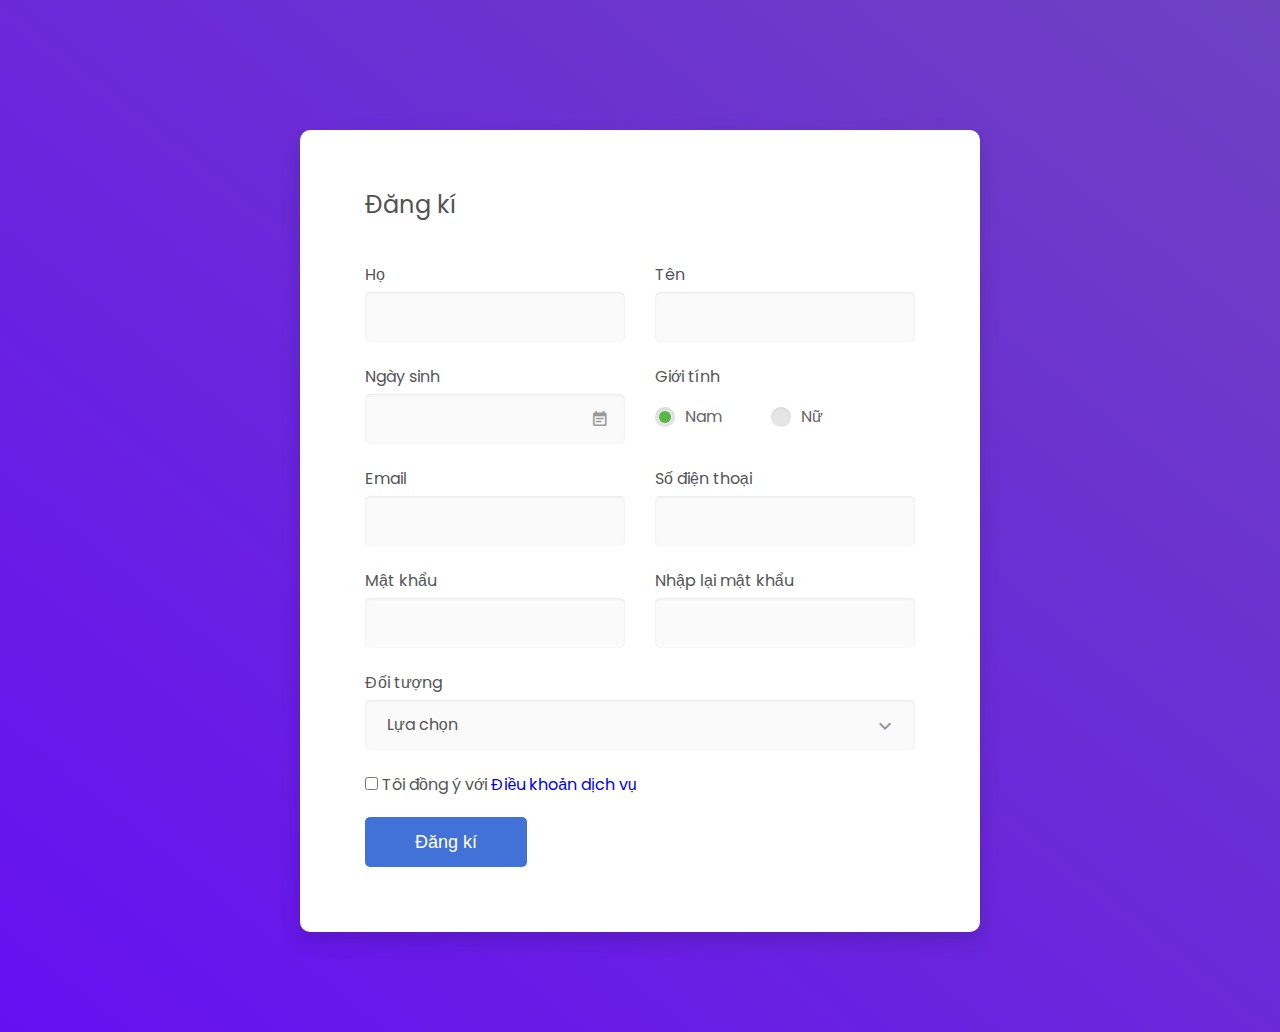
<file: html/register.html>
<?php 
?>
<!DOCTYPE html>
<html lang="en">

<head>
    <!-- Required meta tags-->
    <meta charset="UTF-8">
    <meta name="viewport" content="width=device-width, initial-scale=1, shrink-to-fit=no">

    <!-- Title Page-->
    <title>Đăng kí</title>

    <!-- Icons font CSS-->
    <link href="../assets/vendor/mdi-font/css/material-design-iconic-font.min.css" rel="stylesheet" media="all">
    <link href="../assets/vendor/font-awesome-4.7/css/font-awesome.min.css" rel="stylesheet" media="all">
    <!-- Font special for pages-->
    <link href="https://fonts.googleapis.com/css?family=Poppins:100,100i,200,200i,300,300i,400,400i,500,500i,600,600i,700,700i,800,800i,900,900i" rel="stylesheet">

    <!-- Vendor CSS-->
    <link href="../assets/vendor/select2/select2.min.css" rel="stylesheet" media="all">
    <link href="../assets/vendor/datepicker/daterangepicker.css" rel="stylesheet" media="all">

    <!-- Main CSS-->
    <link href="../assets/css/main-login-register.css" rel="stylesheet" media="all">
</head>

<body>
    <div class="page-wrapper bg-gra-02 p-t-130 p-b-100 font-poppins">
        <div class="wrapper wrapper--w680">
            <div class="card card-4">
                <div class="card-body">
                    <h2 class="title">Đăng kí</h2>
                    <form method="POST" >
                        <div class="row row-space">
                            <div class="col-2">
                                <div class="input-group">
                                    <label class="label">Họ</label>
                                    <input class="input--style-4" type="text" name="first_name">
                                </div>
                            </div>
                            <div class="col-2">
                                <div class="input-group">
                                    <label class="label">Tên</label>
                                    <input class="input--style-4" type="text" name="last_name">
                                </div>
                            </div>
                        </div>
                        <div class="row row-space">
                            <div class="col-2">
                                <div class="input-group">
                                    <label class="label">Ngày sinh</label>
                                    <div class="input-group-icon">
                                        <input class="input--style-4 js-datepicker" type="text" name="birthday">
                                        <i class="zmdi zmdi-calendar-note input-icon js-btn-calendar"></i>
                                    </div>
                                </div>
                            </div>
                            <div class="col-2">
                                <div class="input-group">
                                    <label class="label">Giới tính</label>
                                    <div class="p-t-10">
                                        <label class="radio-container m-r-45">Nam
                                            <input type="radio" checked="checked" name="gender">
                                            <span class="checkmark"></span>
                                        </label>
                                        <label class="radio-container">Nữ
                                            <input type="radio" name="gender">
                                            <span class="checkmark"></span>
                                        </label>
                                    </div>
                                </div>
                            </div>
                        </div>
                        <div class="row row-space">
                            <div class="col-2">
                                <div class="input-group">
                                    <label class="label">Email</label>
                                    <input class="input--style-4" type="email" name="email">
                                </div>
                            </div>
                            <div class="col-2">
                                <div class="input-group">
                                    <label class="label">Số điện thoại</label>
                                    <input class="input--style-4" type="text" name="phone">
                                </div>
                            </div>
                        </div>
                        <div class="row row-space">
                            <div class="col-2 ">
                                <div class="input-group">
                                    <div class="form-group">
                                      <label class="label" for="">Mật khẩu</label>
                                      <input type="password" class="input--style-4" name="" id="" placeholder="">
                                    </div>
                                </div>
                            </div>
                            <div class="col-2">
                                <div class="input-group">
                                        <label class="label" for="">Nhập lại mật khẩu</label>
                                        <input type="password" class="input--style-4" name="" id="" placeholder="">
                                </div>
                            </div>
                        </div>
                        <div class="input-group">
                            <label class="label">Đối tượng</label>
                            <div class="rs-select2 js-select-simple select--no-search">
                                <select name="subject">
                                    <option disabled="disabled" selected="selected">Lựa chọn</option>
                                    <option>Gia sư</option>
                                    <option>Phụ huynh</option>
                                </select>
                                <div class="select-dropdown"></div>
                            </div>
                        </div>
                        <div class="label">
                            <input type="checkbox" name="agree-term" id="agree-term" class="agree-term" />
                            <label for="agree-term" class="label-agree-term"><span><span></span></span>Tôi đồng ý với   <a href="#" class="" style="text-decoration: none;">Điều khoản dịch vụ</a></label>
                        </div>
                        <div class="p-t-15">
                            <button class="btn btn--radius-2 btn--blue" type="submit"><a href="index2.html" class="nav-label"> Đăng kí</a></button>
                        </div>
                    </form>
                </div>
            </div>
        </div>
    </div>

    <!-- Jquery JS-->
    <script src="../assets/vendor/jquery/jquery.min.js"></script>
    <!-- Vendor JS-->
    <script src="../assets/vendor/select2/select2.min.js"></script>
    <script src="../assets/vendor/datepicker/moment.min.js"></script>
    <script src="../assets/vendor/datepicker/daterangepicker.js"></script>

    <!-- Main JS-->
    <script src="../assets/js/global.js"></script>

</body><!-- This templates was made by Colorlib (https://colorlib.com) -->

</html>
<!-- end document-->
</file>
<file: assets/css/maicons.css>
@font-face {
  font-family: 'maicons';
  src:  url('../fonts/maicons.eot?c9nlkl');
  src:  url('../fonts/maicons.eot?c9nlkl#iefix') format('embedded-opentype'),
    url('../fonts/maicons.ttf?c9nlkl') format('truetype'),
    url('../fonts/maicons.woff?c9nlkl') format('woff'),
    url('../fonts/maicons.svg?c9nlkl#maicons') format('svg');
  font-weight: normal;
  font-style: normal;
  font-display: block;
}

[class^="mai-"], [class*=" mai-"] {
  /* use !important to prevent issues with browser extensions that change fonts */
  font-family: 'maicons' !important;
  speak: none;
  font-style: normal;
  font-weight: normal;
  font-variant: normal;
  text-transform: none;
  line-height: 1;

  /* Better Font Rendering =========== */
  -webkit-font-smoothing: antialiased;
  -moz-osx-font-smoothing: grayscale;
}

.mai-add:before {
  content: "\e900";
}
.mai-add-circle:before {
  content: "\e901";
}
.mai-add-circle-outline:before {
  content: "\e902";
}
.mai-airplane:before {
  content: "\e903";
}
.mai-airplane-outline:before {
  content: "\e904";
}
.mai-alarm:before {
  content: "\e905";
}
.mai-alarm-outline:before {
  content: "\e906";
}
.mai-albums:before {
  content: "\e907";
}
.mai-albums-outline:before {
  content: "\e908";
}
.mai-alert:before {
  content: "\e909";
}
.mai-alert-circle:before {
  content: "\e90a";
}
.mai-alert-circle-outline:before {
  content: "\e90b";
}
.mai-analytics:before {
  content: "\e90c";
}
.mai-analytics-outline:before {
  content: "\e90d";
}
.mai-aperture:before {
  content: "\e90e";
}
.mai-aperture-outline:before {
  content: "\e90f";
}
.mai-apps:before {
  content: "\e910";
}
.mai-apps-outline:before {
  content: "\e911";
}
.mai-archive:before {
  content: "\e912";
}
.mai-archive-outline:before {
  content: "\e913";
}
.mai-arrow-back:before {
  content: "\e914";
}
.mai-arrow-back-circle:before {
  content: "\e915";
}
.mai-arrow-back-circle-outline:before {
  content: "\e916";
}
.mai-arrow-down:before {
  content: "\e917";
}
.mai-arrow-down-circle:before {
  content: "\e918";
}
.mai-arrow-down-circle-outline:before {
  content: "\e919";
}
.mai-arrow-forward:before {
  content: "\e91a";
}
.mai-arrow-forward-circle:before {
  content: "\e91b";
}
.mai-arrow-forward-circle-outline:before {
  content: "\e91c";
}
.mai-arrow-redo:before {
  content: "\e91d";
}
.mai-arrow-redo-circle:before {
  content: "\e91e";
}
.mai-arrow-redo-circle-outline:before {
  content: "\e91f";
}
.mai-arrow-redo-outline:before {
  content: "\e920";
}
.mai-arrow-undo:before {
  content: "\e921";
}
.mai-arrow-undo-circle:before {
  content: "\e922";
}
.mai-arrow-undo-circle-outline:before {
  content: "\e923";
}
.mai-arrow-undo-outline:before {
  content: "\e924";
}
.mai-arrow-up:before {
  content: "\e925";
}
.mai-arrow-up-circle:before {
  content: "\e926";
}
.mai-arrow-up-circle-outline:before {
  content: "\e927";
}
.mai-at:before {
  content: "\e928";
}
.mai-at-circle:before {
  content: "\e929";
}
.mai-at-circle-outline:before {
  content: "\e92a";
}
.mai-attach:before {
  content: "\e92b";
}
.mai-attach-outline:before {
  content: "\e92c";
}
.mai-backspace:before {
  content: "\e92d";
}
.mai-backspace-outline:before {
  content: "\e92e";
}
.mai-bandage:before {
  content: "\e92f";
}
.mai-bandage-outline:before {
  content: "\e930";
}
.mai-bar-chart:before {
  content: "\e932";
}
.mai-bar-chart-outline:before {
  content: "\e933";
}
.mai-barbell:before {
  content: "\e931";
}
.mai-barcode:before {
  content: "\e934";
}
.mai-barcode-outline:before {
  content: "\e935";
}
.mai-baseball:before {
  content: "\e936";
}
.mai-baseball-outline:before {
  content: "\e937";
}
.mai-basket:before {
  content: "\e938";
}
.mai-basket-outline:before {
  content: "\e93b";
}
.mai-basketball:before {
  content: "\e939";
}
.mai-basketball-outline:before {
  content: "\e93a";
}
.mai-battery-charging:before {
  content: "\e93c";
}
.mai-battery-dead:before {
  content: "\e93d";
}
.mai-battery-full:before {
  content: "\e93e";
}
.mai-battery-half:before {
  content: "\e93f";
}
.mai-beaker:before {
  content: "\e940";
}
.mai-beaker-outline:before {
  content: "\e941";
}
.mai-bed:before {
  content: "\e942";
}
.mai-bed-outline:before {
  content: "\e943";
}
.mai-beer:before {
  content: "\e944";
}
.mai-beer-outline:before {
  content: "\e945";
}
.mai-bicycle:before {
  content: "\e946";
}
.mai-bluetooth:before {
  content: "\e947";
}
.mai-boat:before {
  content: "\e948";
}
.mai-boat-outline:before {
  content: "\e949";
}
.mai-body:before {
  content: "\e94a";
}
.mai-body-outline:before {
  content: "\e94b";
}
.mai-bonfire:before {
  content: "\e94c";
}
.mai-bonfire-outline:before {
  content: "\e94d";
}
.mai-book:before {
  content: "\e94e";
}
.mai-book-outline:before {
  content: "\e953";
}
.mai-bookmark:before {
  content: "\e94f";
}
.mai-bookmark-outline:before {
  content: "\e950";
}
.mai-bookmarks:before {
  content: "\e951";
}
.mai-bookmarks-outline:before {
  content: "\e952";
}
.mai-briefcase:before {
  content: "\e954";
}
.mai-briefcase-outline:before {
  content: "\e955";
}
.mai-browsers:before {
  content: "\e956";
}
.mai-browsers-outline:before {
  content: "\e957";
}
.mai-brush:before {
  content: "\e958";
}
.mai-brush-outline:before {
  content: "\e959";
}
.mai-bug:before {
  content: "\e95a";
}
.mai-bug-outline:before {
  content: "\e95b";
}
.mai-build:before {
  content: "\e95c";
}
.mai-build-outline:before {
  content: "\e95d";
}
.mai-bulb:before {
  content: "\e95e";
}
.mai-bulb-outline:before {
  content: "\e95f";
}
.mai-bus:before {
  content: "\e960";
}
.mai-bus-outline:before {
  content: "\e963";
}
.mai-business:before {
  content: "\e961";
}
.mai-business-outline:before {
  content: "\e962";
}
.mai-cafe:before {
  content: "\e964";
}
.mai-cafe-outline:before {
  content: "\e965";
}
.mai-calculator:before {
  content: "\e966";
}
.mai-calculator-outline:before {
  content: "\e967";
}
.mai-calendar:before {
  content: "\e968";
}
.mai-calendar-outline:before {
  content: "\e969";
}
.mai-call:before {
  content: "\e96a";
}
.mai-call-outline:before {
  content: "\e96b";
}
.mai-camera:before {
  content: "\e96c";
}
.mai-camera-outline:before {
  content: "\e96d";
}
.mai-camera-reverse:before {
  content: "\e96e";
}
.mai-camera-reverse-outline:before {
  content: "\e96f";
}
.mai-car:before {
  content: "\e970";
}
.mai-car-outline:before {
  content: "\e97f";
}
.mai-car-sport:before {
  content: "\e980";
}
.mai-car-sport-outline:before {
  content: "\e981";
}
.mai-card:before {
  content: "\e971";
}
.mai-card-outline:before {
  content: "\e972";
}
.mai-caret-back:before {
  content: "\e973";
}
.mai-caret-back-circle:before {
  content: "\e974";
}
.mai-caret-back-circle-outline:before {
  content: "\e975";
}
.mai-caret-down:before {
  content: "\e976";
}
.mai-caret-down-circle:before {
  content: "\e977";
}
.mai-caret-down-circle-outline:before {
  content: "\e978";
}
.mai-caret-forward:before {
  content: "\e979";
}
.mai-caret-forward-circle:before {
  content: "\e97a";
}
.mai-caret-forward-circle-outline:before {
  content: "\e97b";
}
.mai-caret-up:before {
  content: "\e97c";
}
.mai-caret-up-circle:before {
  content: "\e97d";
}
.mai-caret-up-circle-outline:before {
  content: "\e97e";
}
.mai-cart:before {
  content: "\e982";
}
.mai-cart-outline:before {
  content: "\e983";
}
.mai-cash:before {
  content: "\e984";
}
.mai-cash-outline:before {
  content: "\e985";
}
.mai-chatbox:before {
  content: "\e986";
}
.mai-chatbox-ellipses:before {
  content: "\e987";
}
.mai-chatbox-ellipses-outline:before {
  content: "\e988";
}
.mai-chatbox-outline:before {
  content: "\e989";
}
.mai-chatbubble:before {
  content: "\e98a";
}
.mai-chatbubble-ellipses:before {
  content: "\e98b";
}
.mai-chatbubble-ellipses-outline:before {
  content: "\e98c";
}
.mai-chatbubble-outline:before {
  content: "\e98d";
}
.mai-chatbubbles:before {
  content: "\e98e";
}
.mai-chatbubbles-outline:before {
  content: "\e98f";
}
.mai-checkbox:before {
  content: "\e990";
}
.mai-checkbox-outline:before {
  content: "\e991";
}
.mai-checkmark:before {
  content: "\e992";
}
.mai-checkmark-circle:before {
  content: "\e993";
}
.mai-checkmark-circle-outline:before {
  content: "\e994";
}
.mai-checkmark-done:before {
  content: "\e995";
}
.mai-checkmark-done-circle:before {
  content: "\e996";
}
.mai-checkmark-done-circle-outline:before {
  content: "\e997";
}
.mai-chevron-back:before {
  content: "\e998";
}
.mai-chevron-back-circle:before {
  content: "\e999";
}
.mai-chevron-back-circle-outline:before {
  content: "\e99a";
}
.mai-chevron-down:before {
  content: "\e99b";
}
.mai-chevron-down-circle:before {
  content: "\e99c";
}
.mai-chevron-down-circle-outline:before {
  content: "\e99d";
}
.mai-chevron-forward:before {
  content: "\e99e";
}
.mai-chevron-forward-circle:before {
  content: "\e99f";
}
.mai-chevron-forward-circle-outline:before {
  content: "\e9a0";
}
.mai-chevron-up:before {
  content: "\e9a1";
}
.mai-chevron-up-circle:before {
  content: "\e9a2";
}
.mai-chevron-up-circle-outline:before {
  content: "\e9a3";
}
.mai-clipboard:before {
  content: "\e9a4";
}
.mai-clipboard-outline:before {
  content: "\e9a5";
}
.mai-close:before {
  content: "\e9a6";
}
.mai-close-circle:before {
  content: "\e9a7";
}
.mai-close-circle-outline:before {
  content: "\e9a8";
}
.mai-cloud:before {
  content: "\e9a9";
}
.mai-cloud-circle:before {
  content: "\e9aa";
}
.mai-cloud-circle-outline:before {
  content: "\e9ab";
}
.mai-cloud-done:before {
  content: "\e9ac";
}
.mai-cloud-done-outline:before {
  content: "\e9ad";
}
.mai-cloud-download:before {
  content: "\e9ae";
}
.mai-cloud-download-outline:before {
  content: "\e9af";
}
.mai-cloud-offline:before {
  content: "\e9b0";
}
.mai-cloud-offline-outline:before {
  content: "\e9b1";
}
.mai-cloud-outline:before {
  content: "\e9b2";
}
.mai-cloud-upload:before {
  content: "\e9b3";
}
.mai-cloud-upload-outline:before {
  content: "\e9b4";
}
.mai-cloudy:before {
  content: "\e9b5";
}
.mai-cloudy-night:before {
  content: "\e9b6";
}
.mai-cloudy-night-outline:before {
  content: "\e9b7";
}
.mai-cloudy-outline:before {
  content: "\e9b8";
}
.mai-code:before {
  content: "\e9b9";
}
.mai-code-download:before {
  content: "\e9ba";
}
.mai-code-slash:before {
  content: "\e9bb";
}
.mai-code-working:before {
  content: "\e9bc";
}
.mai-cog:before {
  content: "\e9bd";
}
.mai-color-fill:before {
  content: "\e9be";
}
.mai-color-fill-outline:before {
  content: "\e9bf";
}
.mai-color-filter:before {
  content: "\e9c0";
}
.mai-color-filter-outline:before {
  content: "\e9c1";
}
.mai-color-palette:before {
  content: "\e9c2";
}
.mai-color-palette-outline:before {
  content: "\e9c3";
}
.mai-color-wand:before {
  content: "\e9c4";
}
.mai-color-wand-outline:before {
  content: "\e9c5";
}
.mai-compass:before {
  content: "\e9c6";
}
.mai-compass-outline:before {
  content: "\e9c7";
}
.mai-construct:before {
  content: "\e9c8";
}
.mai-construct-outline:before {
  content: "\e9c9";
}
.mai-contract:before {
  content: "\e9ca";
}
.mai-contrast:before {
  content: "\e9cb";
}
.mai-copy:before {
  content: "\e9cc";
}
.mai-copy-outline:before {
  content: "\e9cd";
}
.mai-create:before {
  content: "\e9ce";
}
.mai-create-outline:before {
  content: "\e9cf";
}
.mai-crop:before {
  content: "\e9d0";
}
.mai-cube:before {
  content: "\e9d1";
}
.mai-cube-outline:before {
  content: "\e9d2";
}
.mai-cut:before {
  content: "\e9d3";
}
.mai-desktop:before {
  content: "\e9d4";
}
.mai-desktop-outline:before {
  content: "\e9d5";
}
.mai-disc:before {
  content: "\e9d6";
}
.mai-disc-outline:before {
  content: "\e9d7";
}
.mai-document:before {
  content: "\e9d8";
}
.mai-document-outline:before {
  content: "\e9d9";
}
.mai-document-text:before {
  content: "\e9dc";
}
.mai-document-text-outline:before {
  content: "\e9dd";
}
.mai-documents:before {
  content: "\e9da";
}
.mai-documents-outline:before {
  content: "\e9db";
}
.mai-download:before {
  content: "\e9de";
}
.mai-download-outline:before {
  content: "\e9df";
}
.mai-duplicate:before {
  content: "\e9e0";
}
.mai-duplicate-outline:before {
  content: "\e9e1";
}
.mai-ear:before {
  content: "\e9e2";
}
.mai-ear-outline:before {
  content: "\e9e3";
}
.mai-earth:before {
  content: "\e9e4";
}
.mai-earth-outline:before {
  content: "\e9e5";
}
.mai-easel:before {
  content: "\e9e6";
}
.mai-easel-outline:before {
  content: "\e9e7";
}
.mai-egg:before {
  content: "\e9e8";
}
.mai-egg-outline:before {
  content: "\e9e9";
}
.mai-ellipse:before {
  content: "\e9ea";
}
.mai-ellipse-outline:before {
  content: "\e9eb";
}
.mai-ellipsis-horizontal:before {
  content: "\e9ec";
}
.mai-ellipsis-horizontal-circle:before {
  content: "\e9ed";
}
.mai-ellipsis-vertical:before {
  content: "\e9ee";
}
.mai-ellipsis-vertical-circle:before {
  content: "\e9ef";
}
.mai-enter:before {
  content: "\e9f0";
}
.mai-enter-outline:before {
  content: "\e9f1";
}
.mai-exit:before {
  content: "\e9f2";
}
.mai-exit-outline:before {
  content: "\e9f3";
}
.mai-expand:before {
  content: "\e9f4";
}
.mai-eye:before {
  content: "\e9f5";
}
.mai-eye-off:before {
  content: "\e9f8";
}
.mai-eye-off-outline:before {
  content: "\e9f9";
}
.mai-eye-outline:before {
  content: "\e9fa";
}
.mai-eyedrop:before {
  content: "\e9f6";
}
.mai-eyedrop-outline:before {
  content: "\e9f7";
}
.mai-fast-food:before {
  content: "\e9fb";
}
.mai-fast-food-outline:before {
  content: "\e9fc";
}
.mai-female:before {
  content: "\e9fd";
}
.mai-file-tray:before {
  content: "\e9fe";
}
.mai-file-tray-full:before {
  content: "\e9ff";
}
.mai-file-tray-full-outline:before {
  content: "\ea00";
}
.mai-file-tray-outline:before {
  content: "\ea01";
}
.mai-film:before {
  content: "\ea02";
}
.mai-film-outline:before {
  content: "\ea03";
}
.mai-filter:before {
  content: "\ea04";
}
.mai-finger-print:before {
  content: "\ea05";
}
.mai-fitness:before {
  content: "\ea06";
}
.mai-fitness-outline:before {
  content: "\ea07";
}
.mai-flag:before {
  content: "\ea08";
}
.mai-flag-outline:before {
  content: "\ea09";
}
.mai-flame:before {
  content: "\ea0a";
}
.mai-flame-outline:before {
  content: "\ea0b";
}
.mai-flash:before {
  content: "\ea0c";
}
.mai-flash-off:before {
  content: "\ea0f";
}
.mai-flash-off-outline:before {
  content: "\ea10";
}
.mai-flash-outline:before {
  content: "\ea11";
}
.mai-flashlight:before {
  content: "\ea0d";
}
.mai-flashlight-outline:before {
  content: "\ea0e";
}
.mai-flask:before {
  content: "\ea12";
}
.mai-flask-outline:before {
  content: "\ea13";
}
.mai-flower:before {
  content: "\ea14";
}
.mai-flower-outline:before {
  content: "\ea15";
}
.mai-folder:before {
  content: "\ea16";
}
.mai-folder-open:before {
  content: "\ea17";
}
.mai-folder-open-outline:before {
  content: "\ea18";
}
.mai-folder-outline:before {
  content: "\ea19";
}
.mai-football:before {
  content: "\ea1a";
}
.mai-football-outline:before {
  content: "\ea1b";
}
.mai-funnel:before {
  content: "\ea1c";
}
.mai-funnel-outline:before {
  content: "\ea1d";
}
.mai-game-controller:before {
  content: "\ea1e";
}
.mai-game-controller-outline:before {
  content: "\ea1f";
}
.mai-gift:before {
  content: "\ea20";
}
.mai-gift-outline:before {
  content: "\ea21";
}
.mai-git-branch:before {
  content: "\ea22";
}
.mai-git-commit:before {
  content: "\ea23";
}
.mai-git-compare:before {
  content: "\ea24";
}
.mai-git-merge:before {
  content: "\ea25";
}
.mai-git-network:before {
  content: "\ea26";
}
.mai-git-pull-request:before {
  content: "\ea27";
}
.mai-glasses:before {
  content: "\ea28";
}
.mai-glasses-outline:before {
  content: "\ea29";
}
.mai-globe:before {
  content: "\ea2a";
}
.mai-globe-outline:before {
  content: "\ea2b";
}
.mai-golf:before {
  content: "\ea2c";
}
.mai-golf-outline:before {
  content: "\ea2d";
}
.mai-grid:before {
  content: "\ea2e";
}
.mai-grid-outline:before {
  content: "\ea2f";
}
.mai-hammer:before {
  content: "\ea30";
}
.mai-hammer-outline:before {
  content: "\ea31";
}
.mai-hand-left:before {
  content: "\ea32";
}
.mai-hand-left-outline:before {
  content: "\ea33";
}
.mai-hand-right:before {
  content: "\ea34";
}
.mai-hand-right-outline:before {
  content: "\ea35";
}
.mai-happy:before {
  content: "\ea36";
}
.mai-happy-outline:before {
  content: "\ea37";
}
.mai-hardware-chip:before {
  content: "\ea38";
}
.mai-hardware-chip-outline:before {
  content: "\ea39";
}
.mai-headset:before {
  content: "\ea3a";
}
.mai-headset-outline:before {
  content: "\ea3b";
}
.mai-heart:before {
  content: "\ea3c";
}
.mai-heart-circle:before {
  content: "\ea3d";
}
.mai-heart-circle-outline:before {
  content: "\ea3e";
}
.mai-heart-dislike:before {
  content: "\ea3f";
}
.mai-heart-dislike-circle:before {
  content: "\ea40";
}
.mai-heart-dislike-circle-outline:before {
  content: "\ea41";
}
.mai-heart-dislike-outline:before {
  content: "\ea42";
}
.mai-heart-half:before {
  content: "\ea43";
}
.mai-heart-half-outline:before {
  content: "\ea44";
}
.mai-heart-outline:before {
  content: "\ea45";
}
.mai-help:before {
  content: "\ea46";
}
.mai-help-buoy:before {
  content: "\ea47";
}
.mai-help-buoy-outline:before {
  content: "\ea48";
}
.mai-help-circle:before {
  content: "\ea49";
}
.mai-help-circle-outline:before {
  content: "\ea4a";
}
.mai-home:before {
  content: "\ea4b";
}
.mai-home-outline:before {
  content: "\ea4c";
}
.mai-hourglass:before {
  content: "\ea4d";
}
.mai-hourglass-outline:before {
  content: "\ea4e";
}
.mai-ice-cream:before {
  content: "\ea4f";
}
.mai-ice-cream-outline:before {
  content: "\ea50";
}
.mai-image:before {
  content: "\ea51";
}
.mai-image-outline:before {
  content: "\ea52";
}
.mai-images:before {
  content: "\ea53";
}
.mai-images-outline:before {
  content: "\ea54";
}
.mai-infinite:before {
  content: "\ea55";
}
.mai-information:before {
  content: "\ea56";
}
.mai-information-circle:before {
  content: "\ea57";
}
.mai-information-circle-outline:before {
  content: "\ea58";
}
.mai-journal:before {
  content: "\ea59";
}
.mai-journal-outline:before {
  content: "\ea5a";
}
.mai-key:before {
  content: "\ea5b";
}
.mai-key-outline:before {
  content: "\ea5c";
}
.mai-keypad:before {
  content: "\ea5d";
}
.mai-keypad-outline:before {
  content: "\ea5e";
}
.mai-language:before {
  content: "\ea5f";
}
.mai-laptop:before {
  content: "\ea60";
}
.mai-laptop-outline:before {
  content: "\ea61";
}
.mai-layers:before {
  content: "\ea62";
}
.mai-layers-outline:before {
  content: "\ea63";
}
.mai-leaf:before {
  content: "\ea64";
}
.mai-leaf-outline:before {
  content: "\ea65";
}
.mai-library:before {
  content: "\ea66";
}
.mai-library-outline:before {
  content: "\ea67";
}
.mai-link:before {
  content: "\ea68";
}
.mai-list:before {
  content: "\ea69";
}
.mai-list-circle:before {
  content: "\ea6a";
}
.mai-list-circle-outline:before {
  content: "\ea6b";
}
.mai-locate:before {
  content: "\ea6c";
}
.mai-location:before {
  content: "\ea6d";
}
.mai-location-outline:before {
  content: "\ea6e";
}
.mai-lock-closed:before {
  content: "\ea6f";
}
.mai-lock-closed-outline:before {
  content: "\ea70";
}
.mai-lock-open:before {
  content: "\ea71";
}
.mai-lock-open-outline:before {
  content: "\ea72";
}
.mai-log-in:before {
  content: "\ea73";
}
.mai-log-in-outline:before {
  content: "\ea74";
}
.mai-log-out:before {
  content: "\ea75";
}
.mai-log-out-outline:before {
  content: "\ea76";
}
.mai-logo-500px:before {
  content: "\ea8e";
}
.mai-logo-accessible-icon:before {
  content: "\eaef";
}
.mai-logo-accusoft:before {
  content: "\eba2";
}
.mai-logo-algolia:before {
  content: "\eba3";
}
.mai-logo-alipay:before {
  content: "\eba4";
}
.mai-logo-amazon:before {
  content: "\eba5";
}
.mai-logo-amplify:before {
  content: "\eba6";
}
.mai-logo-android:before {
  content: "\eba7";
}
.mai-logo-angular:before {
  content: "\eba8";
}
.mai-logo-apple:before {
  content: "\eba9";
}
.mai-logo-apple-appstore:before {
  content: "\ebaa";
}
.mai-logo-aws:before {
  content: "\ebab";
}
.mai-logo-behance:before {
  content: "\ebac";
}
.mai-logo-bitbucket:before {
  content: "\ebad";
}
.mai-logo-bitcoin:before {
  content: "\ebae";
}
.mai-logo-blackberry:before {
  content: "\ebaf";
}
.mai-logo-blogger:before {
  content: "\ebb0";
}
.mai-logo-buffer:before {
  content: "\ebb1";
}
.mai-logo-buysellads:before {
  content: "\ebb2";
}
.mai-logo-capacitor:before {
  content: "\ebb3";
}
.mai-logo-cc-amazon-pay:before {
  content: "\ebb4";
}
.mai-logo-cc-amex:before {
  content: "\ebb5";
}
.mai-logo-cc-apple-pay:before {
  content: "\ebb6";
}
.mai-logo-cc-diners-club:before {
  content: "\ebb7";
}
.mai-logo-cc-discover:before {
  content: "\ebb8";
}
.mai-logo-cc-jcb:before {
  content: "\ebb9";
}
.mai-logo-cc-mastercard:before {
  content: "\ebba";
}
.mai-logo-cc-paypal:before {
  content: "\ebbb";
}
.mai-logo-cc-stripe:before {
  content: "\ebbc";
}
.mai-logo-cc-visa:before {
  content: "\ebbd";
}
.mai-logo-chrome:before {
  content: "\ebbe";
}
.mai-logo-closed-captioning:before {
  content: "\ebbf";
}
.mai-logo-codepen:before {
  content: "\ebc0";
}
.mai-logo-cpanel:before {
  content: "\ebc1";
}
.mai-logo-creative-commons:before {
  content: "\ebc2";
}
.mai-logo-css3:before {
  content: "\ebc3";
}
.mai-logo-cuttlefish:before {
  content: "\ebc4";
}
.mai-logo-d-and-d:before {
  content: "\ebc5";
}
.mai-logo-dashcube:before {
  content: "\ebc6";
}
.mai-logo-designernews:before {
  content: "\ebc7";
}
.mai-logo-deviantart:before {
  content: "\ebc8";
}
.mai-logo-digg:before {
  content: "\ebc9";
}
.mai-logo-digital-ocean:before {
  content: "\ebca";
}
.mai-logo-discord:before {
  content: "\ebcb";
}
.mai-logo-discourse:before {
  content: "\ebcc";
}
.mai-logo-dochub:before {
  content: "\ebcd";
}
.mai-logo-docker:before {
  content: "\ebce";
}
.mai-logo-dribbble:before {
  content: "\ebcf";
}
.mai-logo-dropbox:before {
  content: "\ebd0";
}
.mai-logo-drupal:before {
  content: "\ebd1";
}
.mai-logo-dyalog:before {
  content: "\ebd2";
}
.mai-logo-earlybirds:before {
  content: "\ebd3";
}
.mai-logo-ebay:before {
  content: "\ebd4";
}
.mai-logo-edge:before {
  content: "\ebd5";
}
.mai-logo-electron:before {
  content: "\ebd6";
}
.mai-logo-elementor:before {
  content: "\ebd7";
}
.mai-logo-ello:before {
  content: "\ebd8";
}
.mai-logo-ember:before {
  content: "\ebd9";
}
.mai-logo-empire:before {
  content: "\ebda";
}
.mai-logo-envira:before {
  content: "\ebdb";
}
.mai-logo-erlang:before {
  content: "\ebdc";
}
.mai-logo-etsy:before {
  content: "\ebdd";
}
.mai-logo-euro:before {
  content: "\ebde";
}
.mai-logo-expeditedssl:before {
  content: "\ebdf";
}
.mai-logo-facebook:before {
  content: "\ebe0";
}
.mai-logo-facebook-f:before {
  content: "\ebe1";
}
.mai-logo-facebook-messenger:before {
  content: "\ebe2";
}
.mai-logo-firebase:before {
  content: "\ebe3";
}
.mai-logo-firefox:before {
  content: "\ebe4";
}
.mai-logo-flickr:before {
  content: "\ebe5";
}
.mai-logo-flipboard:before {
  content: "\ebe6";
}
.mai-logo-fly:before {
  content: "\ebe7";
}
.mai-logo-foursquare:before {
  content: "\ebe8";
}
.mai-logo-freebsd:before {
  content: "\ebe9";
}
.mai-logo-gg:before {
  content: "\ebea";
}
.mai-logo-git:before {
  content: "\ebeb";
}
.mai-logo-github:before {
  content: "\ebec";
}
.mai-logo-github-alt:before {
  content: "\ebed";
}
.mai-logo-gitlab:before {
  content: "\ebee";
}
.mai-logo-gitter:before {
  content: "\ebef";
}
.mai-logo-glide:before {
  content: "\ebf0";
}
.mai-logo-glide-g:before {
  content: "\ebf1";
}
.mai-logo-google:before {
  content: "\ebf2";
}
.mai-logo-google-drive:before {
  content: "\ebf3";
}
.mai-logo-google-play:before {
  content: "\ebf4";
}
.mai-logo-google-playstore:before {
  content: "\ebf5";
}
.mai-logo-google-plus:before {
  content: "\ebf6";
}
.mai-logo-google-plus-g:before {
  content: "\ebf7";
}
.mai-logo-google-wallet:before {
  content: "\ebf8";
}
.mai-logo-grunt:before {
  content: "\ebf9";
}
.mai-logo-gulp:before {
  content: "\ebfa";
}
.mai-logo-hackernews:before {
  content: "\ebfb";
}
.mai-logo-hotjar:before {
  content: "\ebfc";
}
.mai-logo-html5:before {
  content: "\ebfd";
}
.mai-logo-hubspot:before {
  content: "\ebfe";
}
.mai-logo-imdb:before {
  content: "\ebff";
}
.mai-logo-instagram:before {
  content: "\ec00";
}
.mai-logo-internet-explorer:before {
  content: "\ec01";
}
.mai-logo-ionic:before {
  content: "\ec02";
}
.mai-logo-ionitron:before {
  content: "\ec03";
}
.mai-logo-itunes:before {
  content: "\ec04";
}
.mai-logo-java:before {
  content: "\ec05";
}
.mai-logo-javascript:before {
  content: "\ec06";
}
.mai-logo-joomla:before {
  content: "\ec07";
}
.mai-logo-jsfiddle:before {
  content: "\ec08";
}
.mai-logo-keycdn:before {
  content: "\ec09";
}
.mai-logo-laravel:before {
  content: "\ec0a";
}
.mai-logo-lastfm:before {
  content: "\ec0b";
}
.mai-logo-leanpub:before {
  content: "\ec0c";
}
.mai-logo-less:before {
  content: "\ec0d";
}
.mai-logo-line:before {
  content: "\ec0e";
}
.mai-logo-linkedin:before {
  content: "\ec0f";
}
.mai-logo-linux:before {
  content: "\ec10";
}
.mai-logo-magento:before {
  content: "\ec11";
}
.mai-logo-mailchimp:before {
  content: "\ec12";
}
.mai-logo-markdown:before {
  content: "\ec13";
}
.mai-logo-maxcdn:before {
  content: "\ec14";
}
.mai-logo-medium:before {
  content: "\ec15";
}
.mai-logo-medium-m:before {
  content: "\ec16";
}
.mai-logo-meetup:before {
  content: "\ec17";
}
.mai-logo-microsoft:before {
  content: "\ec18";
}
.mai-logo-mix:before {
  content: "\ec19";
}
.mai-logo-mixcloud:before {
  content: "\ec1a";
}
.mai-logo-nodejs:before {
  content: "\ec1b";
}
.mai-logo-npm:before {
  content: "\ec1c";
}
.mai-logo-octocat:before {
  content: "\ec1d";
}
.mai-logo-opencart:before {
  content: "\ec1e";
}
.mai-logo-openid:before {
  content: "\ec1f";
}
.mai-logo-opera:before {
  content: "\ec20";
}
.mai-logo-patreon:before {
  content: "\ec21";
}
.mai-logo-paypal:before {
  content: "\ec22";
}
.mai-logo-php:before {
  content: "\ec23";
}
.mai-logo-pinterest:before {
  content: "\ec24";
}
.mai-logo-pinterest-p:before {
  content: "\ec25";
}
.mai-logo-playstation:before {
  content: "\ec26";
}
.mai-logo-product-hunt:before {
  content: "\ec27";
}
.mai-logo-pwa:before {
  content: "\ec28";
}
.mai-logo-python:before {
  content: "\ec29";
}
.mai-logo-qq:before {
  content: "\ec2a";
}
.mai-logo-quora:before {
  content: "\ec2b";
}
.mai-logo-react:before {
  content: "\ec2c";
}
.mai-logo-readme:before {
  content: "\ec2d";
}
.mai-logo-reddit:before {
  content: "\ec2e";
}
.mai-logo-researchgate:before {
  content: "\ec2f";
}
.mai-logo-rocketchat:before {
  content: "\ec30";
}
.mai-logo-rss:before {
  content: "\ec31";
}
.mai-logo-safari:before {
  content: "\ec32";
}
.mai-logo-sass:before {
  content: "\ec33";
}
.mai-logo-scribd:before {
  content: "\ec34";
}
.mai-logo-searchengin:before {
  content: "\ec35";
}
.mai-logo-sellcast:before {
  content: "\ec36";
}
.mai-logo-sellsy:before {
  content: "\ec37";
}
.mai-logo-skype:before {
  content: "\ec38";
}
.mai-logo-slack:before {
  content: "\ec39";
}
.mai-logo-slideshare:before {
  content: "\ec3a";
}
.mai-logo-snapchat:before {
  content: "\ec3b";
}
.mai-logo-soundcloud:before {
  content: "\ec3c";
}
.mai-logo-spotify:before {
  content: "\ec3d";
}
.mai-logo-squarespace:before {
  content: "\ec3e";
}
.mai-logo-stack-exchange:before {
  content: "\ec3f";
}
.mai-logo-stackoverflow:before {
  content: "\ec40";
}
.mai-logo-staylinked:before {
  content: "\ec41";
}
.mai-logo-steam:before {
  content: "\ec42";
}
.mai-logo-stencil:before {
  content: "\ec43";
}
.mai-logo-stripe:before {
  content: "\ec44";
}
.mai-logo-stripe-s:before {
  content: "\ec45";
}
.mai-logo-teamspeak:before {
  content: "\ec46";
}
.mai-logo-telegram:before {
  content: "\ec47";
}
.mai-logo-trello:before {
  content: "\ec48";
}
.mai-logo-tripadvisor:before {
  content: "\ec49";
}
.mai-logo-tumblr:before {
  content: "\ec4a";
}
.mai-logo-tux:before {
  content: "\ec4b";
}
.mai-logo-twitch:before {
  content: "\ec4c";
}
.mai-logo-twitter:before {
  content: "\ec4d";
}
.mai-logo-uber:before {
  content: "\ec4e";
}
.mai-logo-uikit:before {
  content: "\ec4f";
}
.mai-logo-usd:before {
  content: "\ec50";
}
.mai-logo-viacoin:before {
  content: "\ec51";
}
.mai-logo-viadeo:before {
  content: "\ec52";
}
.mai-logo-viber:before {
  content: "\ec53";
}
.mai-logo-vimeo:before {
  content: "\ec54";
}
.mai-logo-vk:before {
  content: "\ec55";
}
.mai-logo-vue:before {
  content: "\ec56";
}
.mai-logo-web-component:before {
  content: "\ec57";
}
.mai-logo-weebly:before {
  content: "\ec58";
}
.mai-logo-weibo:before {
  content: "\ec59";
}
.mai-logo-whatsapp:before {
  content: "\ec5a";
}
.mai-logo-whmcs:before {
  content: "\ec5b";
}
.mai-logo-wikipedia-w:before {
  content: "\ec5c";
}
.mai-logo-windows:before {
  content: "\ec5d";
}
.mai-logo-wix:before {
  content: "\ec5e";
}
.mai-logo-wordpress:before {
  content: "\ec5f";
}
.mai-logo-xbox:before {
  content: "\ec60";
}
.mai-logo-xing:before {
  content: "\ec61";
}
.mai-logo-yahoo:before {
  content: "\ec62";
}
.mai-logo-yen:before {
  content: "\ec63";
}
.mai-logo-youtube:before {
  content: "\ec64";
}
.mai-magnet:before {
  content: "\ea77";
}
.mai-magnet-outline:before {
  content: "\ea78";
}
.mai-mail:before {
  content: "\ea79";
}
.mai-mail-open:before {
  content: "\ea7a";
}
.mai-mail-open-outline:before {
  content: "\ea7b";
}
.mai-mail-outline:before {
  content: "\ea7c";
}
.mai-mail-unread:before {
  content: "\ea7d";
}
.mai-mail-unread-outline:before {
  content: "\ea7e";
}
.mai-male:before {
  content: "\ea7f";
}
.mai-male-female:before {
  content: "\ea80";
}
.mai-man:before {
  content: "\ea81";
}
.mai-man-outline:before {
  content: "\ea82";
}
.mai-map:before {
  content: "\ea83";
}
.mai-map-outline:before {
  content: "\ea84";
}
.mai-medal:before {
  content: "\ea85";
}
.mai-medal-outline:before {
  content: "\ea86";
}
.mai-medical:before {
  content: "\ea87";
}
.mai-medical-outline:before {
  content: "\ea88";
}
.mai-medkit:before {
  content: "\ea89";
}
.mai-medkit-outline:before {
  content: "\ea8a";
}
.mai-megaphone:before {
  content: "\ea8b";
}
.mai-megaphone-outline:before {
  content: "\ea8c";
}
.mai-menu:before {
  content: "\ea8d";
}
.mai-mic:before {
  content: "\ea8f";
}
.mai-mic-circle:before {
  content: "\ea90";
}
.mai-mic-circle-outline:before {
  content: "\ea91";
}
.mai-mic-off:before {
  content: "\ea92";
}
.mai-mic-off-circle:before {
  content: "\ea93";
}
.mai-mic-off-circle-outline:before {
  content: "\ea94";
}
.mai-mic-off-outline:before {
  content: "\ea95";
}
.mai-mic-outline:before {
  content: "\ea96";
}
.mai-moon:before {
  content: "\ea97";
}
.mai-moon-outline:before {
  content: "\ea98";
}
.mai-move:before {
  content: "\ea99";
}
.mai-musical-note:before {
  content: "\ea9a";
}
.mai-musical-note-outline:before {
  content: "\ea9b";
}
.mai-musical-notes:before {
  content: "\ea9c";
}
.mai-musical-notes-outline:before {
  content: "\ea9d";
}
.mai-navigate:before {
  content: "\ea9e";
}
.mai-navigate-circle:before {
  content: "\ea9f";
}
.mai-navigate-circle-outline:before {
  content: "\eaa0";
}
.mai-navigate-outline:before {
  content: "\eaa1";
}
.mai-newspaper:before {
  content: "\eaa2";
}
.mai-newspaper-outline:before {
  content: "\eaa3";
}
.mai-notifications:before {
  content: "\eaa4";
}
.mai-notifications-circle:before {
  content: "\eaa5";
}
.mai-notifications-circle-outline:before {
  content: "\eaa6";
}
.mai-notifications-off:before {
  content: "\eaa7";
}
.mai-notifications-off-circle:before {
  content: "\eaa8";
}
.mai-notifications-off-circle-outline:before {
  content: "\eaa9";
}
.mai-notifications-off-outline:before {
  content: "\eaaa";
}
.mai-notifications-outline:before {
  content: "\eaab";
}
.mai-nuclear:before {
  content: "\eaac";
}
.mai-nuclear-outline:before {
  content: "\eaad";
}
.mai-nutrition:before {
  content: "\eaae";
}
.mai-nutrition-outline:before {
  content: "\eaaf";
}
.mai-open:before {
  content: "\eab0";
}
.mai-open-outline:before {
  content: "\eab1";
}
.mai-options:before {
  content: "\eab2";
}
.mai-options-outline:before {
  content: "\eab3";
}
.mai-paper-plane:before {
  content: "\eab4";
}
.mai-paper-plane-outline:before {
  content: "\eab5";
}
.mai-partly-sunny:before {
  content: "\eab6";
}
.mai-partly-sunny-outline:before {
  content: "\eab7";
}
.mai-pause:before {
  content: "\eab8";
}
.mai-pause-circle:before {
  content: "\eab9";
}
.mai-pause-circle-outline:before {
  content: "\eaba";
}
.mai-paw:before {
  content: "\eabb";
}
.mai-paw-outline:before {
  content: "\eabc";
}
.mai-pencil:before {
  content: "\eabd";
}
.mai-people:before {
  content: "\eabe";
}
.mai-people-circle:before {
  content: "\eabf";
}
.mai-people-circle-outline:before {
  content: "\eac0";
}
.mai-people-outline:before {
  content: "\eac1";
}
.mai-person:before {
  content: "\eac2";
}
.mai-person-add:before {
  content: "\eac3";
}
.mai-person-add-outline:before {
  content: "\eac4";
}
.mai-person-circle:before {
  content: "\eac5";
}
.mai-person-circle-outline:before {
  content: "\eac6";
}
.mai-person-outline:before {
  content: "\eac7";
}
.mai-person-remove:before {
  content: "\eac8";
}
.mai-person-remove-outline:before {
  content: "\eac9";
}
.mai-phone-landscape:before {
  content: "\eaca";
}
.mai-phone-landscape-outline:before {
  content: "\eacb";
}
.mai-phone-portrait:before {
  content: "\eacc";
}
.mai-phone-portrait-outline:before {
  content: "\eacd";
}
.mai-pie-chart:before {
  content: "\eace";
}
.mai-pie-chart-outline:before {
  content: "\eacf";
}
.mai-pin:before {
  content: "\ead0";
}
.mai-pin-outline:before {
  content: "\ead1";
}
.mai-pint:before {
  content: "\ead2";
}
.mai-pint-outline:before {
  content: "\ead3";
}
.mai-pizza:before {
  content: "\ead4";
}
.mai-pizza-outline:before {
  content: "\ead5";
}
.mai-planet:before {
  content: "\ead6";
}
.mai-planet-outline:before {
  content: "\ead7";
}
.mai-play:before {
  content: "\ead8";
}
.mai-play-back:before {
  content: "\ead9";
}
.mai-play-back-circle:before {
  content: "\eada";
}
.mai-play-back-circle-outline:before {
  content: "\eadb";
}
.mai-play-back-outline:before {
  content: "\eadc";
}
.mai-play-circle:before {
  content: "\eadd";
}
.mai-play-circle-outline:before {
  content: "\eade";
}
.mai-play-forward:before {
  content: "\eadf";
}
.mai-play-forward-circle:before {
  content: "\eae0";
}
.mai-play-forward-circle-outline:before {
  content: "\eae1";
}
.mai-play-forward-outline:before {
  content: "\eae2";
}
.mai-play-outline:before {
  content: "\eae3";
}
.mai-play-skip-back:before {
  content: "\eae4";
}
.mai-play-skip-back-circle:before {
  content: "\eae5";
}
.mai-play-skip-back-circle-outline:before {
  content: "\eae6";
}
.mai-play-skip-back-outline:before {
  content: "\eae7";
}
.mai-play-skip-forward:before {
  content: "\eae8";
}
.mai-play-skip-forward-circle:before {
  content: "\eae9";
}
.mai-play-skip-forward-circle-outline:before {
  content: "\eaea";
}
.mai-play-skip-forward-outline:before {
  content: "\eaeb";
}
.mai-podium:before {
  content: "\eaec";
}
.mai-podium-outline:before {
  content: "\eaed";
}
.mai-power:before {
  content: "\eaee";
}
.mai-pricetag:before {
  content: "\eaf0";
}
.mai-pricetag-outline:before {
  content: "\eaf1";
}
.mai-pricetags:before {
  content: "\eaf2";
}
.mai-pricetags-outline:before {
  content: "\eaf3";
}
.mai-print:before {
  content: "\eaf4";
}
.mai-print-outline:before {
  content: "\eaf5";
}
.mai-pulse:before {
  content: "\eaf6";
}
.mai-pulse-outline:before {
  content: "\eaf7";
}
.mai-push:before {
  content: "\eaf8";
}
.mai-push-outline:before {
  content: "\eaf9";
}
.mai-qr-code:before {
  content: "\eafa";
}
.mai-qr-code-outline:before {
  content: "\eafb";
}
.mai-radio:before {
  content: "\eafc";
}
.mai-radio-button-off:before {
  content: "\eafd";
}
.mai-radio-button-on:before {
  content: "\eafe";
}
.mai-rainy:before {
  content: "\eaff";
}
.mai-rainy-outline:before {
  content: "\eb00";
}
.mai-reader:before {
  content: "\eb01";
}
.mai-reader-outline:before {
  content: "\eb02";
}
.mai-receipt:before {
  content: "\eb03";
}
.mai-receipt-outline:before {
  content: "\eb04";
}
.mai-recording:before {
  content: "\eb05";
}
.mai-recording-outline:before {
  content: "\eb06";
}
.mai-refresh:before {
  content: "\eb07";
}
.mai-refresh-circle:before {
  content: "\eb08";
}
.mai-refresh-circle-outline:before {
  content: "\eb09";
}
.mai-reload:before {
  content: "\eb0a";
}
.mai-reload-circle:before {
  content: "\eb0b";
}
.mai-reload-circle-outline:before {
  content: "\eb0c";
}
.mai-remove:before {
  content: "\eb0d";
}
.mai-remove-circle:before {
  content: "\eb0e";
}
.mai-remove-circle-outline:before {
  content: "\eb0f";
}
.mai-reorder-four:before {
  content: "\eb10";
}
.mai-reorder-three:before {
  content: "\eb11";
}
.mai-reorder-two:before {
  content: "\eb12";
}
.mai-repeat:before {
  content: "\eb13";
}
.mai-resize:before {
  content: "\eb14";
}
.mai-restaurant:before {
  content: "\eb15";
}
.mai-restaurant-outline:before {
  content: "\eb16";
}
.mai-return-down-back:before {
  content: "\eb17";
}
.mai-return-down-forward:before {
  content: "\eb18";
}
.mai-return-up-back:before {
  content: "\eb19";
}
.mai-return-up-forward:before {
  content: "\eb1a";
}
.mai-ribbon:before {
  content: "\eb1b";
}
.mai-ribbon-outline:before {
  content: "\eb1c";
}
.mai-rocket:before {
  content: "\eb1d";
}
.mai-rocket-outline:before {
  content: "\eb1e";
}
.mai-rose:before {
  content: "\eb1f";
}
.mai-rose-outline:before {
  content: "\eb20";
}
.mai-sad:before {
  content: "\eb21";
}
.mai-sad-outline:before {
  content: "\eb22";
}
.mai-save:before {
  content: "\eb23";
}
.mai-save-outline:before {
  content: "\eb24";
}
.mai-scan:before {
  content: "\eb25";
}
.mai-scan-circle:before {
  content: "\eb26";
}
.mai-scan-circle-outline:before {
  content: "\eb27";
}
.mai-school:before {
  content: "\eb28";
}
.mai-school-outline:before {
  content: "\eb29";
}
.mai-search:before {
  content: "\eb2a";
}
.mai-search-circle:before {
  content: "\eb2b";
}
.mai-search-circle-outline:before {
  content: "\eb2c";
}
.mai-send:before {
  content: "\eb2d";
}
.mai-send-outline:before {
  content: "\eb2e";
}
.mai-server:before {
  content: "\eb2f";
}
.mai-server-outline:before {
  content: "\eb30";
}
.mai-settings:before {
  content: "\eb31";
}
.mai-settings-outline:before {
  content: "\eb32";
}
.mai-shapes:before {
  content: "\eb33";
}
.mai-shapes-outline:before {
  content: "\eb34";
}
.mai-share:before {
  content: "\eb35";
}
.mai-share-outline:before {
  content: "\eb36";
}
.mai-share-social:before {
  content: "\eb37";
}
.mai-share-social-outline:before {
  content: "\eb38";
}
.mai-shield:before {
  content: "\eb39";
}
.mai-shield-checkmark:before {
  content: "\eb3a";
}
.mai-shield-checkmark-outline:before {
  content: "\eb3b";
}
.mai-shield-outline:before {
  content: "\eb3c";
}
.mai-shirt:before {
  content: "\eb3d";
}
.mai-shirt-outline:before {
  content: "\eb3e";
}
.mai-shuffle:before {
  content: "\eb3f";
}
.mai-skull:before {
  content: "\eb40";
}
.mai-skull-outline:before {
  content: "\eb41";
}
.mai-snow:before {
  content: "\eb42";
}
.mai-speedometer:before {
  content: "\eb43";
}
.mai-speedometer-outline:before {
  content: "\eb44";
}
.mai-square:before {
  content: "\eb45";
}
.mai-square-outline:before {
  content: "\eb46";
}
.mai-star:before {
  content: "\eb47";
}
.mai-star-half:before {
  content: "\eb48";
}
.mai-star-outline:before {
  content: "\eb49";
}
.mai-stats-chart:before {
  content: "\eb4a";
}
.mai-stats-chart-outline:before {
  content: "\eb4b";
}
.mai-stop:before {
  content: "\eb4c";
}
.mai-stop-circle:before {
  content: "\eb4d";
}
.mai-stop-circle-outline:before {
  content: "\eb4e";
}
.mai-stop-outline:before {
  content: "\eb4f";
}
.mai-stopwatch:before {
  content: "\eb50";
}
.mai-stopwatch-outline:before {
  content: "\eb51";
}
.mai-subway:before {
  content: "\eb52";
}
.mai-subway-outline:before {
  content: "\eb53";
}
.mai-sunny:before {
  content: "\eb54";
}
.mai-sunny-outline:before {
  content: "\eb55";
}
.mai-swap-horizontal:before {
  content: "\eb56";
}
.mai-swap-vertical:before {
  content: "\eb57";
}
.mai-sync:before {
  content: "\eb58";
}
.mai-sync-circle:before {
  content: "\eb59";
}
.mai-sync-circle-outline:before {
  content: "\eb5a";
}
.mai-tablet-landscape:before {
  content: "\eb5b";
}
.mai-tablet-landscape-outline:before {
  content: "\eb5c";
}
.mai-tablet-portrait:before {
  content: "\eb5d";
}
.mai-tablet-portrait-outline:before {
  content: "\eb5e";
}
.mai-tennisball:before {
  content: "\eb5f";
}
.mai-tennisball-outline:before {
  content: "\eb60";
}
.mai-terminal:before {
  content: "\eb61";
}
.mai-terminal-outline:before {
  content: "\eb62";
}
.mai-text:before {
  content: "\eb63";
}
.mai-thermometer:before {
  content: "\eb64";
}
.mai-thermometer-outline:before {
  content: "\eb65";
}
.mai-thumbs-down:before {
  content: "\eb66";
}
.mai-thumbs-down-outline:before {
  content: "\eb67";
}
.mai-thumbs-up:before {
  content: "\eb68";
}
.mai-thumbs-up-outline:before {
  content: "\eb69";
}
.mai-thunderstorm:before {
  content: "\eb6a";
}
.mai-thunderstorm-outline:before {
  content: "\eb6b";
}
.mai-time:before {
  content: "\eb6c";
}
.mai-time-outline:before {
  content: "\eb6d";
}
.mai-timer:before {
  content: "\eb6e";
}
.mai-timer-outline:before {
  content: "\eb6f";
}
.mai-today:before {
  content: "\eb70";
}
.mai-today-outline:before {
  content: "\eb71";
}
.mai-toggle:before {
  content: "\eb72";
}
.mai-toggle-outline:before {
  content: "\eb73";
}
.mai-trail-sign:before {
  content: "\eb74";
}
.mai-trail-sign-outline:before {
  content: "\eb75";
}
.mai-train:before {
  content: "\eb76";
}
.mai-train-outline:before {
  content: "\eb77";
}
.mai-transgender:before {
  content: "\eb78";
}
.mai-trash:before {
  content: "\eb79";
}
.mai-trash-bin:before {
  content: "\eb7a";
}
.mai-trash-bin-outline:before {
  content: "\eb7b";
}
.mai-trash-outline:before {
  content: "\eb7c";
}
.mai-trending-down:before {
  content: "\eb7d";
}
.mai-trending-up:before {
  content: "\eb7e";
}
.mai-triangle:before {
  content: "\eb7f";
}
.mai-triangle-outline:before {
  content: "\eb80";
}
.mai-trophy:before {
  content: "\eb81";
}
.mai-trophy-outline:before {
  content: "\eb82";
}
.mai-tv:before {
  content: "\eb83";
}
.mai-tv-outline:before {
  content: "\eb84";
}
.mai-umbrella:before {
  content: "\eb85";
}
.mai-umbrella-outline:before {
  content: "\eb86";
}
.mai-videocam:before {
  content: "\eb87";
}
.mai-videocam-outline:before {
  content: "\eb88";
}
.mai-volume-high:before {
  content: "\eb89";
}
.mai-volume-high-outline:before {
  content: "\eb8a";
}
.mai-volume-low:before {
  content: "\eb8b";
}
.mai-volume-low-outline:before {
  content: "\eb8c";
}
.mai-volume-medium:before {
  content: "\eb8d";
}
.mai-volume-medium-outline:before {
  content: "\eb8e";
}
.mai-volume-mute:before {
  content: "\eb8f";
}
.mai-volume-mute-outline:before {
  content: "\eb90";
}
.mai-volume-off:before {
  content: "\eb91";
}
.mai-volume-off-outline:before {
  content: "\eb92";
}
.mai-walk:before {
  content: "\eb93";
}
.mai-walk-outline:before {
  content: "\eb94";
}
.mai-wallet:before {
  content: "\eb95";
}
.mai-wallet-outline:before {
  content: "\eb96";
}
.mai-warning:before {
  content: "\eb97";
}
.mai-warning-outline:before {
  content: "\eb98";
}
.mai-watch:before {
  content: "\eb99";
}
.mai-watch-outline:before {
  content: "\eb9a";
}
.mai-water:before {
  content: "\eb9b";
}
.mai-water-outline:before {
  content: "\eb9c";
}
.mai-wifi:before {
  content: "\eb9d";
}
.mai-wine:before {
  content: "\eb9e";
}
.mai-wine-outline:before {
  content: "\eb9f";
}
.mai-woman:before {
  content: "\eba0";
}
.mai-woman-outline:before {
  content: "\eba1";
}
</file>
<file: assets/css/mobster.css>
/**
 * Mobster v1.0.0
 * Copyright 2020 by MACode ID
 * Site: www.macodeid.com
 * License under CC 4.0 ()
 */

:root {
  --primary: #3D58F3;
  --secondary: #A52EFF;
  --success: #0ABF9E;
  --warning: #E89E09;
  --info: #4699F8;
  --danger: #F13057;
  --indigo: #602FDA;
  --dark: #383340;
  --light: #F0EEF5;
  --gray: #6b6872;
  --white: #fff;
  --font-family: 'Quicksand', Arial, Helvetica, sans-serif;
  --line-height: 1.7;

}

body {
  font-family: 'Quicksand', Arial, Helvetica, sans-serif;
  font-size: 16px;
  line-height: 1.7;
  color: #383340;
}

a {
  color: #526bf5;
}

a:hover {
  color: #7b50e6;
}

h1, h2, h3, h4, h5, h6,
.h1, .h2, .h3, .h4, .h5, .h6 {
  line-height: 1.25;
}

h1, .h1 {
  font-size: 3rem;
}

h2, .h2 {
  font-size: 2.5rem;
}

h3, .h3 {
  font-size: 2rem;
}

h4, .h4 {
  font-size: 1.75rem;
}

h5, .h5 {
  font-size: 1.3125rem;
}

h6, .h6 {
  font-size: 1rem;
}

hr {
  border-color: #E4E1EB;
}

.no-transform {
  -webkit-transform: none !important;
  transform: none !important;
}

.no-scroll {
  overflow: hidden;
}

.no-scroll-x {
  overflow-x: hidden;
}

.fs-vsmall {
  font-size: 12px !important;
}

.fs-small {
  font-size: 14px !important;
}

.fs-normal {
  font-size: 16px !important;
}

.fs-large {
  font-size: 18px !important;
}

.fs-vlarge {
  font-size: 21px !important;
}

.fw-light {
  font-weight: 300 !important;
}

.fw-normal {
  font-weight: 400 !important;
}

.fw-medium {
  font-weight: 500 !important;
}

.fw-semibold {
  font-weight: 600 !important;
}

.fw-bold {
  font-weight: 700 !important;
}

.text-normal {
  font-style: normal !important;
  font-weight: normal !important;
}


.bg-primary {
  background-color: var(--primary) !important;
}

.bg-secondary {
  background-color: #A52EFF !important;
}

.bg-success {
  background-color: var(--success) !important;
}

.bg-warning {
  background-color: var(--warning) !important;
}

.bg-info {
  background-color: var(--info) !important;
}

.bg-danger {
  background-color: var(--danger) !important;
}

.bg-indigo {
  background-color: var(--indigo) !important;
}

.bg-gray {
  background-color: #6B6872 !important;
}

.bg-dark {
  background-color: #383340 !important;
}

.bg-light {
  background-color: #F0EEF5 !important;
}

.bg-white {
  background-color: var(--white) !important;
}


.fg-primary {
  color: var(--primary) !important;
}

.fg-secondary {
  color: #A52EFF !important;
}

.fg-success {
  color: var(--success) !important;
}

.fg-warning {
  color: var(--warning) !important;
}

.fg-info {
  color: var(--info) !important;
}

.fg-danger {
  color: var(--danger) !important;
}

.fg-indigo {
  color: var(--indigo) !important;
}

.fg-dark {
  color: #383340 !important;
}

.fg-light {
  color: #F0EEF5 !important;
}

.fg-gray {
  color: #6B6872 !important;
}

.fg-white {
  color: #fff !important;
}


/* Width and Height */
@media (min-width: 576px) {
  .w-sm-25 {
    width: 25% !important;
  }

  .w-sm-50 {
    width: 50% !important;
  }

  .w-sm-75 {
    width: 75% !important;
  }

  .w-sm-100 {
    width: 100% !important;
  }

  .h-sm-25 {
    height: 25% !important;
  }

  .h-sm-50 {
    height: 50% !important;
  }

  .h-sm-75 {
    height: 75% !important;
  }

  .h-sm-100 {
    height: 100% !important;
  }
}

@media (min-width: 768px) {
  .w-md-25 {
    width: 25% !important;
  }

  .w-md-50 {
    width: 50% !important;
  }

  .w-md-75 {
    width: 75% !important;
  }

  .w-md-100 {
    width: 100% !important;
  }

  .h-md-25 {
    height: 25% !important;
  }

  .h-md-50 {
    height: 50% !important;
  }

  .h-md-75 {
    height: 75% !important;
  }

  .h-md-100 {
    height: 100% !important;
  }
}

@media (min-width: 992px) {
  .w-lg-25 {
    width: 25% !important;
  }

  .w-lg-50 {
    width: 50% !important;
  }

  .w-lg-75 {
    width: 75% !important;
  }

  .w-lg-100 {
    width: 100% !important;
  }

  .h-lg-25 {
    height: 25% !important;
  }

  .h-lg-50 {
    height: 50% !important;
  }

  .h-lg-75 {
    height: 75% !important;
  }

  .h-lg-100 {
    height: 100% !important;
  }
}

@media (min-width: 1200px) {
  .w-xl-25 {
    width: 25% !important;
  }

  .w-xl-50 {
    width: 50% !important;
  }

  .w-xl-75 {
    width: 75% !important;
  }

  .w-xl-100 {
    width: 100% !important;
  }

  .h-xl-25 {
    height: 25% !important;
  }

  .h-xl-50 {
    height: 50% !important;
  }

  .h-xl-75 {
    height: 75% !important;
  }

  .h-xl-100 {
    height: 100% !important;
  }
}

/* Shadow */
.shadow-sm {
  box-shadow: 0 0.125rem 0.25rem rgba(56, 51, 64, 0.1) !important;
}

.shadow {
  box-shadow: 0 0.25rem 0.75rem rgba(56, 51, 64, 0.115) !important;
}

.shadow-lg {
  box-shadow: 0 0.75rem 2rem rgba(56, 51, 64, 0.125) !important;
}

.shadow-none,
.shadow-hover-none:hover,
.shadow-focus-none:focus,
.shadow-active-none:active {
  box-shadow: none !important;
}

/* Margin */
.m-6 {
  margin: 4rem !important;
}

.mt-6,
.my-6 {
  margin-top: 4rem !important;
}

.mr-6,
.mx-6 {
  margin-right: 4rem !important;
}

.mb-6,
.my-6 {
  margin-bottom: 4rem !important;
}

.ml-6,
.mx-6 {
  margin-left: 4rem !important;
}

.m-7 {
  margin: 4.5rem !important;
}

.mt-7,
.my-7 {
  margin-top: 4.5rem !important;
}

.mr-7,
.mx-7 {
  margin-right: 4.5rem !important;
}

.mb-7,
.my-7 {
  margin-bottom: 4.5rem !important;
}

.ml-7,
.mx-7 {
  margin-left: 4.5rem !important;
}

.m-8 {
  margin: 5rem !important;
}

.mt-8,
.my-8 {
  margin-top: 5rem !important;
}

.mr-8,
.mx-8 {
  margin-right: 5rem !important;
}

.mb-8,
.my-8 {
  margin-bottom: 5rem !important;
}

.ml-8,
.mx-8 {
  margin-left: 5rem !important;
}

@media (min-width: 576px) {
  .m-sm-6 {
    margin: 4rem !important;
  }

  .mt-sm-6,
  .my-sm-6 {
    margin-top: 4rem !important;
  }

  .mr-sm-6,
  .mx-sm-6 {
    margin-right: 4rem !important;
  }

  .mb-sm-6,
  .my-sm-6 {
    margin-bottom: 4rem !important;
  }

  .ml-sm-6,
  .mx-sm-6 {
    margin-left: 4rem !important;
  }

  .m-sm-7 {
    margin: 4.5rem !important;
  }

  .mt-sm-7,
  .my-sm-7 {
    margin-top: 4.5rem !important;
  }

  .mr-sm-7,
  .mx-sm-7 {
    margin-right: 4.5rem !important;
  }

  .mb-sm-7,
  .my-sm-7 {
    margin-bottom: 4.5rem !important;
  }

  .ml-sm-7,
  .mx-sm-7 {
    margin-left: 4.5rem !important;
  }

  .m-sm-8 {
    margin: 5rem !important;
  }

  .mt-sm-8,
  .my-sm-8 {
    margin-top: 5rem !important;
  }

  .mr-sm-8,
  .mx-sm-8 {
    margin-right: 5rem !important;
  }

  .mb-sm-8,
  .my-sm-8 {
    margin-bottom: 5rem !important;
  }

  .ml-sm-8,
  .mx-sm-8 {
    margin-left: 5rem !important;
  }
}

@media (min-width: 768px) {
  .m-md-6 {
    margin: 4rem !important;
  }

  .mt-md-6,
  .my-md-6 {
    margin-top: 4rem !important;
  }

  .mr-md-6,
  .mx-md-6 {
    margin-right: 4rem !important;
  }

  .mb-md-6,
  .my-md-6 {
    margin-bottom: 4rem !important;
  }

  .ml-md-6,
  .mx-md-6 {
    margin-left: 4rem !important;
  }

  .m-md-7 {
    margin: 4.5rem !important;
  }

  .mt-md-7,
  .my-md-7 {
    margin-top: 4.5rem !important;
  }

  .mr-md-7,
  .mx-md-7 {
    margin-right: 4.5rem !important;
  }

  .mb-md-7,
  .my-md-7 {
    margin-bottom: 4.5rem !important;
  }

  .ml-md-7,
  .mx-md-7 {
    margin-left: 4.5rem !important;
  }

  .m-md-8 {
    margin: 5rem !important;
  }

  .mt-md-8,
  .my-md-8 {
    margin-top: 5rem !important;
  }

  .mr-md-8,
  .mx-md-8 {
    margin-right: 5rem !important;
  }

  .mb-md-8,
  .my-md-8 {
    margin-bottom: 5rem !important;
  }

  .ml-md-8,
  .mx-md-8 {
    margin-left: 5rem !important;
  }
}

@media (min-width: 992px) {
  .m-lg-6 {
    margin: 4rem !important;
  }

  .mt-lg-6,
  .my-lg-6 {
    margin-top: 4rem !important;
  }

  .mr-lg-6,
  .mx-lg-6 {
    margin-right: 4rem !important;
  }

  .mb-lg-6,
  .my-lg-6 {
    margin-bottom: 4rem !important;
  }

  .ml-lg-6,
  .mx-lg-6 {
    margin-left: 4rem !important;
  }

  .m-lg-7 {
    margin: 4.5rem !important;
  }

  .mt-lg-7,
  .my-lg-7 {
    margin-top: 4.5rem !important;
  }

  .mr-lg-7,
  .mx-lg-7 {
    margin-right: 4.5rem !important;
  }

  .mb-lg-7,
  .my-lg-7 {
    margin-bottom: 4.5rem !important;
  }

  .ml-lg-7,
  .mx-lg-7 {
    margin-left: 4.5rem !important;
  }

  .m-lg-8 {
    margin: 5rem !important;
  }

  .mt-lg-8,
  .my-lg-8 {
    margin-top: 5rem !important;
  }

  .mr-lg-8,
  .mx-lg-8 {
    margin-right: 5rem !important;
  }

  .mb-lg-8,
  .my-lg-8 {
    margin-bottom: 5rem !important;
  }

  .ml-lg-8,
  .mx-lg-8 {
    margin-left: 5rem !important;
  }
}

@media (min-width: 1200px) {
  .m-xl-6 {
    margin: 4rem !important;
  }

  .mt-xl-6,
  .my-xl-6 {
    margin-top: 4rem !important;
  }

  .mr-xl-6,
  .mx-xl-6 {
    margin-right: 4rem !important;
  }

  .mb-xl-6,
  .my-xl-6 {
    margin-bottom: 4rem !important;
  }

  .ml-xl-6,
  .mx-xl-6 {
    margin-left: 4rem !important;
  }

  .m-xl-7 {
    margin: 4.5rem !important;
  }

  .mt-xl-7,
  .my-xl-7 {
    margin-top: 4.5rem !important;
  }

  .mr-xl-7,
  .mx-xl-7 {
    margin-right: 4.5rem !important;
  }

  .mb-xl-7,
  .my-xl-7 {
    margin-bottom: 4.5rem !important;
  }

  .ml-xl-7,
  .mx-xl-7 {
    margin-left: 4.5rem !important;
  }

  .m-xl-8 {
    margin: 5rem !important;
  }

  .mt-xl-8,
  .my-xl-8 {
    margin-top: 5rem !important;
  }

  .mr-xl-8,
  .mx-xl-8 {
    margin-right: 5rem !important;
  }

  .mb-xl-8,
  .my-xl-8 {
    margin-bottom: 5rem !important;
  }

  .ml-xl-8,
  .mx-xl-8 {
    margin-left: 5rem !important;
  }
}

/* Padding */
.p-6 {
  padding: 4rem !important;
}

.pt-6,
.py-6 {
  padding-top: 4rem !important;
}

.pr-6,
.px-6 {
  padding-right: 4rem !important;
}

.pb-6,
.py-6 {
  padding-bottom: 4rem !important;
}

.pl-6,
.px-6 {
  padding-left: 4rem !important;
}

.p-7 {
  padding: 4.5rem !important;
}

.pt-7,
.py-7 {
  padding-top: 4.5rem !important;
}

.pr-7,
.px-7 {
  padding-right: 4.5rem !important;
}

.pb-7,
.py-7 {
  padding-bottom: 4.5rem !important;
}

.pl-7,
.px-7 {
  padding-left: 4.5rem !important;
}

.p-8 {
  padding: 5rem !important;
}

.pt-8,
.py-8 {
  padding-top: 5rem !important;
}

.pr-8,
.px-8 {
  padding-right: 5rem !important;
}

.pb-8,
.py-8 {
  padding-bottom: 5rem !important;
}

.pl-8,
.px-8 {
  padding-left: 5rem !important;
}

@media (min-width: 576px) {
  .p-sm-6 {
    padding: 4rem !important;
  }

  .pt-sm-6,
  .py-sm-6 {
    padding-top: 4rem !important;
  }

  .pr-sm-6,
  .px-sm-6 {
    padding-right: 4rem !important;
  }

  .pb-sm-6,
  .py-sm-6 {
    padding-bottom: 4rem !important;
  }

  .pl-sm-6,
  .px-sm-6 {
    padding-left: 4rem !important;
  }

  .p-sm-7 {
    padding: 4.5rem !important;
  }

  .pt-sm-7,
  .py-sm-7 {
    padding-top: 4.5rem !important;
  }

  .pr-sm-7,
  .px-sm-7 {
    padding-right: 4.5rem !important;
  }

  .pb-sm-7,
  .py-sm-7 {
    padding-bottom: 4.5rem !important;
  }

  .pl-sm-7,
  .px-sm-7 {
    padding-left: 4.5rem !important;
  }

  .p-sm-8 {
    padding: 5rem !important;
  }

  .pt-sm-8,
  .py-sm-8 {
    padding-top: 5rem !important;
  }

  .pr-sm-8,
  .px-sm-8 {
    padding-right: 5rem !important;
  }

  .pb-sm-8,
  .py-sm-8 {
    padding-bottom: 5rem !important;
  }

  .pl-sm-8,
  .px-sm-8 {
    padding-left: 5rem !important;
  }
}

@media (min-width: 768px) {
  .p-md-6 {
    padding: 4rem !important;
  }

  .pt-md-6,
  .py-md-6 {
    padding-top: 4rem !important;
  }

  .pr-md-6,
  .px-md-6 {
    padding-right: 4rem !important;
  }

  .pb-md-6,
  .py-md-6 {
    padding-bottom: 4rem !important;
  }

  .pl-md-6,
  .px-md-6 {
    padding-left: 4rem !important;
  }

  .p-md-7 {
    padding: 4.5rem !important;
  }

  .pt-md-7,
  .py-md-7 {
    padding-top: 4.5rem !important;
  }

  .pr-md-7,
  .px-md-7 {
    padding-right: 4.5rem !important;
  }

  .pb-md-7,
  .py-md-7 {
    padding-bottom: 4.5rem !important;
  }

  .pl-md-7,
  .px-md-7 {
    padding-left: 4.5rem !important;
  }

  .p-md-8 {
    padding: 5rem !important;
  }

  .pt-md-8,
  .py-md-8 {
    padding-top: 5rem !important;
  }

  .pr-md-8,
  .px-md-8 {
    padding-right: 5rem !important;
  }

  .pb-md-8,
  .py-md-8 {
    padding-bottom: 5rem !important;
  }

  .pl-md-8,
  .px-md-8 {
    padding-left: 5rem !important;
  }
}

@media (min-width: 992px) {
  .p-lg-6 {
    padding: 4rem !important;
  }

  .pt-lg-6,
  .py-lg-6 {
    padding-top: 4rem !important;
  }

  .pr-lg-6,
  .px-lg-6 {
    padding-right: 4rem !important;
  }

  .pb-lg-6,
  .py-lg-6 {
    padding-bottom: 4rem !important;
  }

  .pl-lg-6,
  .px-lg-6 {
    padding-left: 4rem !important;
  }

  .p-lg-7 {
    padding: 4.5rem !important;
  }

  .pt-lg-7,
  .py-lg-7 {
    padding-top: 4.5rem !important;
  }

  .pr-lg-7,
  .px-lg-7 {
    padding-right: 4.5rem !important;
  }

  .pb-lg-7,
  .py-lg-7 {
    padding-bottom: 4.5rem !important;
  }

  .pl-lg-7,
  .px-lg-7 {
    padding-left: 4.5rem !important;
  }

  .p-lg-8 {
    padding: 5rem !important;
  }

  .pt-lg-8,
  .py-lg-8 {
    padding-top: 5rem !important;
  }

  .pr-lg-8,
  .px-lg-8 {
    padding-right: 5rem !important;
  }

  .pb-lg-8,
  .py-lg-8 {
    padding-bottom: 5rem !important;
  }

  .pl-lg-8,
  .px-lg-8 {
    padding-left: 5rem !important;
  }
}

@media (min-width: 1200px) {
  .p-xl-6 {
    padding: 4rem !important;
  }

  .pt-xl-6,
  .py-xl-6 {
    padding-top: 4rem !important;
  }

  .pr-xl-6,
  .px-xl-6 {
    padding-right: 4rem !important;
  }

  .pb-xl-6,
  .py-xl-6 {
    padding-bottom: 4rem !important;
  }

  .pl-xl-6,
  .px-xl-6 {
    padding-left: 4rem !important;
  }

  .p-xl-7 {
    padding: 4.5rem !important;
  }

  .pt-xl-7,
  .py-xl-7 {
    padding-top: 4.5rem !important;
  }

  .pr-xl-7,
  .px-xl-7 {
    padding-right: 4.5rem !important;
  }

  .pb-xl-7,
  .py-xl-7 {
    padding-bottom: 4.5rem !important;
  }

  .pl-xl-7,
  .px-xl-7 {
    padding-left: 4.5rem !important;
  }

  .p-xl-8 {
    padding: 5rem !important;
  }

  .pt-xl-8,
  .py-xl-8 {
    padding-top: 5rem !important;
  }

  .pr-xl-8,
  .px-xl-8 {
    padding-right: 5rem !important;
  }

  .pb-xl-8,
  .py-xl-8 {
    padding-bottom: 5rem !important;
  }

  .pl-xl-8,
  .px-xl-8 {
    padding-left: 5rem !important;
  }
}

/* Image */
.bg-image {
  background-size: cover;
  background-position: center center;
  background-repeat: no-repeat;
}

.bg-image-parallax {
  background-attachment: fixed;
}

.bg-image-overlay-dark::before {
  content: '';
  position: absolute;
  top: 0;
  left: 0;
  width: 100%;
  height: 100%;
  background-color: rgba(56, 51, 64, 0.6);
}

.img-place {
  position: relative;
  display: flex;
  justify-content: center;
  align-items: center;
  margin: 0 auto;
  width: 100%;
  height: 100%;
  text-align: center;
  overflow: hidden;
}

.img-place > img {
  width: 100%;
  height: 100%;
}

.img-place.w-auto > img {
  width: auto;
  max-width: 100%;
}

.img-place.h-auto > img {
  height: auto;
  max-height: 100%;
}

.img-place.custom-size > img {
  width: unset;
  height: unset;
}

.embed-video {
  width: 460px;
  max-width: 100%;
  height: 320px;
}

.iconic-sm {
  display: inline-block;
  margin: 0;
  padding: 0;
  width: 50px;
  height: 50px;
  overflow: hidden;
  text-align: center;
}

.iconic-sm.iconic-text {
  line-height: 50px;
  border-radius: 50%;
}

.iconic-sm.iconic-text>span {
  font-size: 24px;
  line-height: inherit;
}

.iconic-md {
  display: inline-block;
  margin: 0;
  padding: 0;
  width: 70px;
  height: 70px;
  overflow: hidden;
  text-align: center;
}

.iconic-md.iconic-text {
  line-height: 70px;
  border-radius: 50%;
}

.iconic-md.iconic-text>span {
  font-size: 32px;
  line-height: inherit;
}

.iconic-lg {
  display: inline-block;
  margin: 0;
  padding: 0;
  width: 100px;
  height: 100px;
  overflow: hidden;
  text-align: center;
}

.iconic-lg.iconic-text {
  line-height: 100px;
  border-radius: 50%;
}

.iconic-lg.iconic-text>span {
  font-size: 48px;
  line-height: inherit;
}

.iconic-sm img,
.iconic-md img,
.iconic-lg img {
  width: 100%;
  height: 100%;
}

.iconic-list {
  position: relative;
  list-style: none;
  padding-left: 0;
}

.iconic-item {
  display: flex;
  flex-direction: row;
  flex-wrap: no-wrap;
  padding: 12px 0;
}

.iconic-item .iconic-content {
  margin-left: 12px;
  flex-basis: calc(100% - 100px);
}

/* List */
.theme-list {
  position: relative;
  padding-left: 16px;
  list-style: none;
}

.theme-list .list-item {
  padding-top: 6px;
  padding-bottom: 6px;
}

.theme-list .list-item::before {
  content: '';
  display: inline-block;
  margin-right: 8px;
  width: 20px;
  height: 20px;
  background-color: rgba(96, 47, 218, 0.16);
  background-image: url("data:image/svg+xml,%3Csvg xmlns='http://www.w3.org/2000/svg' width='11.568' height='7.818' viewBox='0 0 11.568 7.818'%3E%3Cpath id='Path_56' data-name='Path 56' d='M573,3671.99l4.2,2.76,5.55-6.25' transform='translate(-572.1 -3667.582)' fill='none' stroke='%23602fda' stroke-linecap='round' stroke-linejoin='round' stroke-width='1.3'/%3E%3C/svg%3E");
  background-repeat: no-repeat;
  background-position: center center;
  border-radius: 50%;
  transform: translateY(4px);
}

/* Accordion */
.accordion {
  position: relative;
  display: block;
  width: 100%;
}

.accordion-item {
  position: relative;
  display: -ms-flexbox;
  display: flex;
  flex-direction: column;
  flex-wrap: nowrap;
}

.accordion-trigger {
  width: 100%;
  overflow: hidden;
}

.accordion-item:first-child .accordion-trigger {
  border-radius: 4px 4px 0 0;
}

.accordion-item:last-child .accordion-trigger {
  border-radius: 0 0 4px 4px;
}

.accordion-trigger .btn {
  display: block;
  width: 100%;
  margin: 0;
  padding: 12px 16px;
  height: unset;
  text-align: left;
  background-color: #fff;
  color: #6b6872;
  border-radius: 0;
}

.accordion-trigger .btn:focus {
  box-shadow: none;
}

.accordion-item .btn:not(.collapsed) {
  background-color: var(--primary);
  color: #fff;
}

.accordion-trigger .btn::after {
  content: '';
  position: absolute;
  top: 10px;
  right: 10px;
  width: 30px;
  height: 30px;
  border-radius: 50%;
  background-color: transparent;
  background-image: url("data:image/svg+xml,%3Csvg xmlns='http://www.w3.org/2000/svg' viewBox='0 0 24 24'%3E%3Cpath fill='%235F6677' d='M17,9.17a1,1,0,0,0-1.41,0L12,12.71,8.46,9.17a1,1,0,0,0-1.41,0,1,1,0,0,0,0,1.42l4.24,4.24a1,1,0,0,0,1.42,0L17,10.59A1,1,0,0,0,17,9.17Z'/%3E%3C/svg%3E");
  background-size: 75% 75%;
  background-repeat: no-repeat;
  background-position: center center;
  transition: all .3s ease;
}

.accordion-item .btn:not(.collapsed)::after {
  background-image: url("data:image/svg+xml,%3Csvg xmlns='http://www.w3.org/2000/svg' viewBox='0 0 24 24'%3E%3Cpath fill='%23fff' d='M17,9.17a1,1,0,0,0-1.41,0L12,12.71,8.46,9.17a1,1,0,0,0-1.41,0,1,1,0,0,0,0,1.42l4.24,4.24a1,1,0,0,0,1.42,0L17,10.59A1,1,0,0,0,17,9.17Z'/%3E%3C/svg%3E");
  transform: rotate(-180deg);
}

.accordion-content {
  padding: 16px;
  background-color: #fff;
}

.accordion-gap .accordion-item:not(:last-child) {
  margin-bottom: 10px;
}

.accordion-gap .accordion-item:first-child .accordion-trigger,
.accordion-gap .accordion-item:last-child .accordion-trigger {
  border-radius: 0;
}

.accordion-gap .accordion-trigger .btn {
  border-radius: 4px;
}

/* Buttons */
.btn {
  padding: 10px 24px;
  border-width: 2px;
}

.btn-primary {
  color: #ffffff;
  background-color: #3D58F3;
  border-color: transparent !important;
}

.btn-primary:hover {
  color: #ffffff;
  background-color: #1737f1;
  box-shadow: 0 4px 12px rgba(61, 88, 243, 0.3);
}

.btn-primary:focus {
  color: #ffffff;
  background-color: #1737f1;
  box-shadow: none;
}

.btn-primary.disabled,
.btn-primary:disabled {
  color: #ffffff;
  background-color: #556df4;
}

.btn-primary:not(:disabled):not(.disabled):active,
.btn-primary:not(:disabled):not(.disabled).active,
.show>.btn-primary.dropdown-toggle {
  color: #ffffff;
  background-color: #3D58F3;
  box-shadow: none;
}

.btn-primary:not(:disabled):not(.disabled):active:focus,
.btn-primary:not(:disabled):not(.disabled).active:focus,
.show>.btn-primary.dropdown-toggle:focus {
  box-shadow: none;
}

.btn-secondary {
  color: #ffffff;
  background-color: #A52EFF;
  border-color: transparent !important;
}

.btn-secondary:hover {
  color: #ffffff;
  background-color: #9305ff;
  box-shadow: 0 4px 12px rgba(165, 46, 255, 0.3);
}

.btn-secondary:focus {
  color: #ffffff;
  background-color: #9305ff;
  box-shadow: none;
}

.btn-secondary.disabled,
.btn-secondary:disabled {
  color: #ffffff;
  background-color: #b048ff;
}

.btn-secondary:not(:disabled):not(.disabled):active,
.btn-secondary:not(:disabled):not(.disabled).active,
.show>.btn-secondary.dropdown-toggle {
  color: #ffffff;
  background-color: #A52EFF;
  box-shadow: none;
}

.btn-secondary:not(:disabled):not(.disabled):active:focus,
.btn-secondary:not(:disabled):not(.disabled).active:focus,
.show>.btn-secondary.dropdown-toggle:focus {
  box-shadow: none;
}

.btn-success {
  color: #ffffff;
  background-color: #0ABF9E;
  border-color: transparent !important;
}

.btn-success:hover {
  color: #ffffff;
  background-color: #08987e;
  box-shadow: 0 4px 12px rgba(10, 191, 158, 0.3);
}

.btn-success:focus {
  color: #ffffff;
  background-color: #08987e;
  box-shadow: none;
}

.btn-success.disabled,
.btn-success:disabled {
  color: #ffffff;
  background-color: #0bd7b2;
}

.btn-success:not(:disabled):not(.disabled):active,
.btn-success:not(:disabled):not(.disabled).active,
.show>.btn-success.dropdown-toggle {
  color: #ffffff;
  background-color: #0ABF9E;
  box-shadow: none;
}

.btn-success:not(:disabled):not(.disabled):active:focus,
.btn-success:not(:disabled):not(.disabled).active:focus,
.show>.btn-success.dropdown-toggle:focus {
  box-shadow: none;
}

.btn-warning {
  color: #ffffff;
  background-color: #E89E09;
  border-color: transparent !important;
}

.btn-warning:hover {
  color: #ffffff;
  background-color: #c18307;
  box-shadow: 0 4px 12px rgba(232, 158, 9, 0.3);
}

.btn-warning:focus {
  color: #ffffff;
  background-color: #c18307;
  box-shadow: none;
}

.btn-warning.disabled,
.btn-warning:disabled {
  color: #ffffff;
  background-color: #f6ab15;
}

.btn-warning:not(:disabled):not(.disabled):active,
.btn-warning:not(:disabled):not(.disabled).active,
.show>.btn-warning.dropdown-toggle {
  color: #ffffff;
  background-color: #E89E09;
  box-shadow: none;
}

.btn-warning:not(:disabled):not(.disabled):active:focus,
.btn-warning:not(:disabled):not(.disabled).active:focus,
.show>.btn-warning.dropdown-toggle:focus {
  box-shadow: none;
}

.btn-info {
  color: #ffffff;
  background-color: #4699F8;
  border-color: transparent !important;
}

.btn-info:hover {
  color: #ffffff;
  background-color: #1f83f7;
  box-shadow: 0 4px 12px rgba(70, 153, 248, 0.3);
}

.btn-info:focus {
  color: #ffffff;
  background-color: #1f83f7;
  box-shadow: none;
}

.btn-info.disabled,
.btn-info:disabled {
  color: #ffffff;
  background-color: #5fa7f9;
}

.btn-info:not(:disabled):not(.disabled):active,
.btn-info:not(:disabled):not(.disabled).active,
.show>.btn-info.dropdown-toggle {
  color: #ffffff;
  background-color: #4699F8;
  box-shadow: none;
}

.btn-info:not(:disabled):not(.disabled):active:focus,
.btn-info:not(:disabled):not(.disabled).active:focus,
.show>.btn-info.dropdown-toggle:focus {
  box-shadow: none;
}

.btn-danger {
  color: #ffffff;
  background-color: #F13057;
  border-color: transparent !important;
}

.btn-danger:hover {
  color: #ffffff;
  background-color: #e8103c;
  box-shadow: 0 4px 12px rgba(241, 48, 87, 0.3);
}

.btn-danger:focus {
  color: #ffffff;
  background-color: #e8103c;
  box-shadow: none;
}

.btn-danger.disabled,
.btn-danger:disabled {
  color: #ffffff;
  background-color: #f3486a;
}

.btn-danger:not(:disabled):not(.disabled):active,
.btn-danger:not(:disabled):not(.disabled).active,
.show>.btn-danger.dropdown-toggle {
  color: #ffffff;
  background-color: #F13057;
  box-shadow: none;
}

.btn-danger:not(:disabled):not(.disabled):active:focus,
.btn-danger:not(:disabled):not(.disabled).active:focus,
.show>.btn-danger.dropdown-toggle:focus {
  box-shadow: none;
}

.btn-dark {
  color: #ffffff;
  background-color: #383340;
  border-color: transparent !important;
}

.btn-dark:hover {
  color: #ffffff;
  background-color: #242129;
  box-shadow: 0 4px 12px rgba(56, 51, 64, 0.3);
}

.btn-dark:focus {
  color: #ffffff;
  background-color: #242129;
  box-shadow: none;
}

.btn-dark.disabled,
.btn-dark:disabled {
  color: #ffffff;
  background-color: #443e4e;
}

.btn-dark:not(:disabled):not(.disabled):active,
.btn-dark:not(:disabled):not(.disabled).active,
.show>.btn-dark.dropdown-toggle {
  color: #ffffff;
  background-color: #383340;
  box-shadow: none;
}

.btn-dark:not(:disabled):not(.disabled):active:focus,
.btn-dark:not(:disabled):not(.disabled).active:focus,
.show>.btn-dark.dropdown-toggle:focus {
  box-shadow: none;
}

.btn-light {
  color: #5F5A68;
  background-color: #F0EEF5;
  border-color: transparent !important;
}

.btn-light:hover {
  color: #5F5A68;
  background-color: #d9d4e6;
  box-shadow: 0 4px 12px rgba(240, 238, 245, 0.3);
}

.btn-light:focus {
  color: #5F5A68;
  background-color: #d9d4e6;
  box-shadow: none;
}

.btn-light.disabled,
.btn-light:disabled {
  color: #5F5A68;
  background-color: #fefefe;
}

.btn-light:not(:disabled):not(.disabled):active,
.btn-light:not(:disabled):not(.disabled).active,
.show>.btn-light.dropdown-toggle {
  color: #5F5A68;
  background-color: #F0EEF5;
  box-shadow: none;
}

.btn-light:not(:disabled):not(.disabled):active:focus,
.btn-light:not(:disabled):not(.disabled).active:focus,
.show>.btn-light.dropdown-toggle:focus {
  box-shadow: none;
}


[class*="btn-outline-"] {
  border-width: 2px;
  font-weight: 500;
}

.btn-outline-primary {
  color: var(--primary);
  border-color: var(--primary);
}

.btn-outline-primary:hover {
  color: #fff;
  background-color: var(--primary);
  border-color: var(--primary);
  box-shadow: 0 4px 12px rgba(61, 88, 243, 0.3);
}

.btn-outline-primary:focus, .btn-outline-primary.focus {
  box-shadow: none;
}

.btn-outline-primary.disabled, .btn-outline-primary:disabled {
  color: var(--primary);
  background-color: transparent;
}

.btn-outline-primary:not(:disabled):not(.disabled):active, .btn-outline-primary:not(:disabled):not(.disabled).active,
.show > .btn-outline-primary.dropdown-toggle {
  color: #fff;
  background-color: var(--primary);
  border-color: var(--primary);
}

.btn-outline-primary:not(:disabled):not(.disabled):active:focus, .btn-outline-primary:not(:disabled):not(.disabled).active:focus,
.show > .btn-outline-primary.dropdown-toggle:focus {
  box-shadow: none;
}

.btn-outline-secondary {
  color: #A52EFF;
  border-color: #A52EFF;
}

.btn-outline-secondary:hover {
  color: #fff;
  background-color: #A52EFF;
  border-color: #A52EFF;
  box-shadow: 0 4px 12px rgba(164, 46, 255, 0.3);
}

.btn-outline-secondary:focus, .btn-outline-secondary.focus {
  box-shadow: none;
}

.btn-outline-secondary.disabled, .btn-outline-secondary:disabled {
  color: #A52EFF;
  background-color: transparent;
}

.btn-outline-secondary:not(:disabled):not(.disabled):active, .btn-outline-secondary:not(:disabled):not(.disabled).active,
.show > .btn-outline-secondary.dropdown-toggle {
  color: #fff;
  background-color: #A52EFF;
  border-color: #A52EFF;
}

.btn-outline-secondary:not(:disabled):not(.disabled):active:focus, .btn-outline-secondary:not(:disabled):not(.disabled).active:focus,
.show > .btn-outline-secondary.dropdown-toggle:focus {
  box-shadow: none;
}

.btn-outline-success {
  color: var(--success);
  border-color: var(--success);
}

.btn-outline-success:hover {
  color: #fff;
  background-color: var(--success);
  border-color: var(--success);
  box-shadow: 0 4px 12px rgba(10, 191, 158, 0.3);
}

.btn-outline-success:focus, .btn-outline-success.focus {
  box-shadow: none;
}

.btn-outline-success.disabled, .btn-outline-success:disabled {
  color: var(--success);
  background-color: transparent;
}

.btn-outline-success:not(:disabled):not(.disabled):active, .btn-outline-success:not(:disabled):not(.disabled).active,
.show > .btn-outline-success.dropdown-toggle {
  color: #fff;
  background-color: var(--success);
  border-color: var(--success);
}

.btn-outline-success:not(:disabled):not(.disabled):active:focus, .btn-outline-success:not(:disabled):not(.disabled).active:focus,
.show > .btn-outline-success.dropdown-toggle:focus {
  box-shadow: none;
}

.btn-outline-warning {
  color: var(--warning);
  border-color: var(--warning);
}

.btn-outline-warning:hover {
  color: #fff;
  background-color: var(--warning);
  border-color: var(--warning);
  box-shadow: 0 4px 12px rgba(232, 158, 9, 0.3);
}

.btn-outline-warning:focus, .btn-outline-warning.focus {
  box-shadow: none;
}

.btn-outline-warning.disabled, .btn-outline-warning:disabled {
  color: var(--warning);
  background-color: transparent;
}

.btn-outline-warning:not(:disabled):not(.disabled):active, .btn-outline-warning:not(:disabled):not(.disabled).active,
.show > .btn-outline-warning.dropdown-toggle {
  color: #fff;
  background-color: var(--warning);
  border-color: var(--warning);
}

.btn-outline-warning:not(:disabled):not(.disabled):active:focus, .btn-outline-warning:not(:disabled):not(.disabled).active:focus,
.show > .btn-outline-warning.dropdown-toggle:focus {
  box-shadow: none;
}

.btn-outline-info {
  color: var(--info);
  border-color: var(--info);
}

.btn-outline-info:hover {
  color: #fff;
  background-color: var(--info);
  border-color: var(--info);
  box-shadow: 0 4px 12px rgba(70, 153, 248, 0.3);
}

.btn-outline-info:focus, .btn-outline-info.focus {
  box-shadow: none;
}

.btn-outline-info.disabled, .btn-outline-info:disabled {
  color: var(--info);
  background-color: transparent;
}

.btn-outline-info:not(:disabled):not(.disabled):active, .btn-outline-info:not(:disabled):not(.disabled).active,
.show > .btn-outline-info.dropdown-toggle {
  color: #fff;
  background-color: var(--info);
  border-color: var(--info);
}

.btn-outline-info:not(:disabled):not(.disabled):active:focus, .btn-outline-info:not(:disabled):not(.disabled).active:focus,
.show > .btn-outline-info.dropdown-toggle:focus {
  box-shadow: none;
}

.btn-outline-danger {
  color: var(--danger);
  border-color: var(--danger);
}

.btn-outline-danger:hover {
  color: #fff;
  background-color: var(--danger);
  border-color: var(--danger);
  box-shadow: 0 4px 12px rgba(241, 48, 87, 0.3);
}

.btn-outline-danger:focus, .btn-outline-danger.focus {
  box-shadow: none;
}

.btn-outline-danger.disabled, .btn-outline-danger:disabled {
  color: var(--danger);
  background-color: transparent;
}

.btn-outline-danger:not(:disabled):not(.disabled):active, .btn-outline-danger:not(:disabled):not(.disabled).active,
.show > .btn-outline-danger.dropdown-toggle {
  color: #fff;
  background-color: var(--danger);
  border-color: var(--danger);
}

.btn-outline-danger:not(:disabled):not(.disabled):active:focus, .btn-outline-danger:not(:disabled):not(.disabled).active:focus,
.show > .btn-outline-danger.dropdown-toggle:focus {
  box-shadow: none;
}

.btn-outline-dark {
  color: #383340;
  border-color: #383340;
}

.btn-outline-dark:hover {
  color: #fff;
  background-color: #383340;
  border-color: #383340;
  box-shadow: 0 4px 12px rgba(57, 52, 65, 0.3);
}

.btn-outline-dark:focus, .btn-outline-dark.focus {
  box-shadow: none;
}

.btn-outline-dark.disabled, .btn-outline-dark:disabled {
  color: #383340;
  background-color: transparent;
}

.btn-outline-dark:not(:disabled):not(.disabled):active, .btn-outline-dark:not(:disabled):not(.disabled).active,
.show > .btn-outline-dark.dropdown-toggle {
  color: #fff;
  background-color: #383340;
  border-color: #383340;
}

.btn-outline-dark:not(:disabled):not(.disabled):active:focus, .btn-outline-dark:not(:disabled):not(.disabled).active:focus,
.show > .btn-outline-dark.dropdown-toggle:focus {
  box-shadow: none;
}

.btn-outline-light {
  color: #F0EEF5;
  border-color: #F0EEF5;
}

.btn-outline-light:hover {
  color: #5F5A68;
  background-color: #F0EEF5;
  border-color: #F0EEF5;
  box-shadow: 0 4px 12px rgba(240, 238, 245, 0.3);
}

.btn-outline-light:focus, .btn-outline-light.focus {
  box-shadow: none;
}

.btn-outline-light.disabled, .btn-outline-light:disabled {
  color: #5F5A68;
  background-color: transparent;
}

.btn-outline-light:not(:disabled):not(.disabled):active, .btn-outline-light:not(:disabled):not(.disabled).active,
.show > .btn-outline-light.dropdown-toggle {
  color: #5F5A68;
  background-color: #F0EEF5;
  border-color: #F0EEF5;
}

.btn-outline-light:not(:disabled):not(.disabled):active:focus, .btn-outline-light:not(:disabled):not(.disabled).active:focus,
.show > .btn-outline-light.dropdown-toggle:focus {
  box-shadow: none;
}




.btn-gradient {
  color: #fff;
  background: linear-gradient(45deg, var(--primary), #9548F9);
  border: none;
}

.btn-gradient:hover {
  color: #fff;
  background: linear-gradient(45deg, var(--primary), #9548F9);
  box-shadow: 0 4px 12px rgba(56, 51, 64, 0.3);
}

.btn-gradient:focus, .btn-gradient.focus {
  color: #fff;
  background: linear-gradient(45deg, var(--primary), #9548F9);
  box-shadow: none;
}

.btn-gradient.disabled, .btn-gradient:disabled {
  color: #fff;
  background: linear-gradient(45deg, var(--primary), #9548F9);
}


.btn-split-icon {
  padding-top: 6px;
  padding-bottom: 6px;
  padding-left: 6px;
}

.btn-split-icon .icon {
  display: inline-block;
  margin-right: 12px;
  width: 40px;
  height: 40px;
  border-radius: 50%;
  line-height: 40px;
  background-color: rgba(255, 255, 255, 0.2);
}

.btn-fab {
  padding: 0;
  width: 45px;
  height: 45px;
  border-radius: 50%;
  line-height: 45px;
  text-align: center;
  font-size: 16px;
}

.btn-fab.btn-sm {
  padding: 0;
  width: 30px;
  height: 30px;
  line-height: 30px;
  font-size: 12px;
}

.btn-fab.btn-lg {
  padding: 0;
  width: 60px;
  height: 60px;
  line-height: 60px;
  font-size: 21px;
}

.btn-group.rounded-pill > .btn {
  border-radius: 50rem;
}

.btn-group.rounded-pill > .btn:not(:first-child) {
  border-top-left-radius: 0;
  border-bottom-left-radius: 0;
}

/* Breadcrumb */
.breadcrumb {
  background-color: #F0EEF5;
}

.breadcrumb-item {
  font-size: 16px;
}

.breadcrumb-item + .breadcrumb-item::before {
  content: "\2022";
  color: var(--primary);
}

.breadcrumb-item a {
  color: #6b6872;
}

.breadcrumb-item.active {
  color: var(--primary);
}

.breadcrumb-dark {
  background-color: #383340;
}

.breadcrumb-dark .breadcrumb-item + .breadcrumb-item::before {
  color: #fff;
}

.breadcrumb-dark .breadcrumb-item a {
  color: rgba(228, 225, 235, 0.7);
}

.breadcrumb-dark .breadcrumb-item.active {
  color: #fff;
}

/* Input */
.form-control {
  padding-top: 10px;
  padding-bottom: 10px;
  height: unset;
}

/* Navbar */
.navbar-floating {
  position: absolute;
  top: 0;
  left: 0;
  width: 100%;
  z-index: 99;
}

.navbar-nav .nav-link {
  font-weight: 600;
}

.navbar-expand-lg.navbar-floating.navbar-light {
  background-color: #fff;
  box-shadow: 0 1px 6px rgba(56, 51, 64, 0.1);
}

.navbar-expand-lg.navbar-floating.navbar-dark {
  background-color: #383340;
  box-shadow: 0 1px 6px rgba(56, 51, 64, 0.1);
}

@media (min-width: 992px) {
  .navbar-expand-lg.navbar-floating {
    top: 20px;
  }

  .navbar-expand-lg .navbar-nav .nav-link {
    padding-left: 16px;
    padding-right: 16px;
  }

  .navbar-expand-lg.navbar-floating.navbar-light {
    background-color: transparent;
    box-shadow: none;
  }
  .navbar-expand-lg.navbar-floating.navbar-dark {
    background-color: transparent;
    box-shadow: none;
  }
}









.page-hero-section {
  position: relative;
  height: 100vh;
}

.page-hero-section h1 {
  font-size: 3.5rem;
}

.page-hero-section .hero-caption {
  height: 100%;
}



.page-section {
  position: relative;
  padding-top: 100px;
  padding-bottom: 100px;
}

.page-section:not(.fg-white) h1,
.page-section:not(.fg-white) h2,
.page-section:not(.fg-white) h3 {
  color: #6b6872;
}


.page-footer-section {
  position: relative;
  padding-top: 100px;
  padding-bottom: 20px;
  background-color: #F0EEF5;
}

.page-footer-section.bg-dark .caption {
  color: rgba(255, 255, 255, 0.6);
}

.page-footer-section.bg-dark hr {
  border-color: #4d4853;
}

.menu-link {
  position: relative;
  padding-left: 0;
  list-style: none;
}

.menu-link li {
  display: block;
  margin: 10px 0;
}

.menu-link li a {
  padding-top: 6px;
  padding-bottom: 6px;
  color: #B2B4BF;
}

.menu-link li a:hover {
  color: #526bf5;
  text-decoration: none;
}

.page-footer-section a,
.page-footer-section p {
  color: #B2B4BF;
}

.page-footer-section a:hover {
  color: #526bf5;
  text-decoration: none;
}

.client-img > img {
  width: auto;
  max-width: 100%;
  height: auto;
  max-height: 100px;
}





.floating-animate {
  animation: bounceLimit 4s linear infinite;
}

@keyframes bounceLimit {
  0%, 50%, 100% {
    transform: translateY(0);
  }
  25% {
    transform: translateY(4px);
  }
  75% {
    transform: translateY(-4px);
  }
}

.mobile-preview {
  width: 100%;
  max-width: 233px;
  height: auto;
  border-radius: 30px;
}

.hero-home-1 .mobile-preview {
  margin-top: 20%;
}

.hero-home-1 .badge {
  padding: 4px 0;
  font-weight: 500;
  font-size: 14px;
}

.hero-home-1 .badge .icon {
  display: inline-block;
  padding: 0;
  width: 20px;
  height: 20px;
  line-height: 20px;
  border-radius: 50%;
  background-color: #9548F9;
  color: #fff;
  font-size: 12px;
}

.hero-home-2 {
  min-height: 780px;
}

.hero-home-2 .mobile-preview {
  max-width: 250px;
  border-radius: 40px;
  margin-top: 20%;
}

.hero-home-2 .badge-soft {
  padding: 8px 16px;
  border-radius: 50rem;
  background-color: rgba(255, 255, 255, 0.175);
  font-weight: 500;
}

.hero-mini {
  height: 400px;
}

.card-page {
  position: relative;
  padding: 20px;
  background-color: #fff;
  color: #6b6872;
  border-radius: 4px;
  box-shadow: 0 2px 12px rgba(95, 90, 104, 0.12);
}

.card-page hr {
  margin-left: -20px;
  margin-right: -20px;
  margin-bottom: 24px;
  border-width: 2px;
  border-color: #F0EEF5;
}

.ratings * {
  color: #B2B4BF;
}

.ratings .icon {
  font-size: inherit;
  color: #f5ca52;
}

.avatar {
  padding: 4px 16px 4px 4px;
  display: -ms-inline-flexbox;
  display: inline-flex;
  flex-direction: row;
  align-items: center;
  background-color: #fff;
  width: auto;
  border-radius: 50rem;
}

.avatar-img {
  width: 50px;
  height: 50px;
  border-radius: 50%;
  text-align: center;
  overflow: hidden;
}

.avatar-img img {
  width: 100%;
  height: 100%;
}

.avatar-caption {
  margin-left: 8px;
  line-height: 1.5;
}

.row-beam > *:not(:last-child) {
  border-right: 2px solid #f3f1f8;
}

@media (min-width: 576px) {
  .row-beam-sm > *:not(:last-child) {
    border-right: 2px solid #f3f1f8;
  }
}

@media (min-width: 768px) {
  .row-beam-md > *:not(:last-child) {
    border-right: 2px solid #f3f1f8;
  }
}

@media (min-width: 992px) {
  .row-beam-lg > *:not(:last-child) {
    border-right: 2px solid #f3f1f8;
  }
}

@media (min-width: 1200px) {
  .row-beam-xl > *:not(:last-child) {
    border-right: 2px solid #f3f1f8;
  }
}




/* Pricing Table */

.pricing-table {
  position: relative;
  display: flex;
  flex-direction: row;
  flex-wrap: wrap;
  justify-content: center;
}

.pricing-item {
  display: inline-block;
  margin: 15px;
  padding: 60px 20px 80px 20px;
  background-color: #fff;
  background-image: url(../img/pricing_pattern_grayscale.svg);
  background-repeat: no-repeat;
  background-size: cover;
  width: 300px;
  border-radius: 8px;
  box-shadow: 0 4px 12px rgba(56, 51, 64, 0.185);
}

.pricing-item .theme-list {
  padding-left: 0;
}

.pricing-body {
  padding-top: 32px;
  padding-bottom: 32px;
}

.pricing-item.active {
  background-image: url(../img/pricing_pattern.svg);
}

.active .pricing-header h1 {
  color: #602FDA;
}

.pricing-item:not(.active) .theme-list .list-item::before {
  background-color: rgba(95, 90, 104, 0.16);
  background-image: url("data:image/svg+xml,%3Csvg xmlns='http://www.w3.org/2000/svg' width='11.568' height='7.818' viewBox='0 0 11.568 7.818'%3E%3Cpath id='Path_56' data-name='Path 56' d='M573,3671.99l4.2,2.76,5.55-6.25' transform='translate(-572.1 -3667.582)' fill='none' stroke='%235F5A68' stroke-linecap='round' stroke-linejoin='round' stroke-width='1.3'/%3E%3C/svg%3E");
}

.btn-switch .btn {
  background-color: transparent;
  color: #B2B4BF;
  border: 2px solid #F0EEF5;
  font-weight: 500;
}

.btn-switch .btn.active {
  background-color: #3D58F3;
  color: #fff;
}

.btn-switch .btn:focus,
.btn-switch .btn.focus {
  box-shadow: none;
}

@media (min-width: 992px) {
  .pricing-table {
    flex-wrap: nowrap;
  }
  .pricing-item.active {
    transform: translateY(-50px);
  }
}

/* Carousel */

.stack-carousel .owl-item {
  padding: 50px 12px;
  opacity: 0.3;
  transition: all .3s ease;
}

.stack-carousel .owl-item.center {
  transform: scale(1.2);
  opacity: 1;
  z-index: 3;
}

.stack-carousel .item {
  position: relative;
  padding: 20px;
  width: 100%;
  background-color: #fff;
  box-shadow: 0 4px 12px rgba(56, 51, 64, 0.15);
}


.maps-container {
  display: block;
  background-color: #E4E1EB;
  width: 100%;
  height: 100%;
  min-height: 500px;
}

.maps-container #myMap {
  height: 100%;
  min-height: 500px;
}

/* Teams */
.team-item {
  display: block;
  text-align: center;
}

.team-avatar {
  display: inline-block;
  width: 75px;
  height: 75px;
  border-radius: 50%;
  overflow: hidden;
}

.team-avatar img {
  width: 100%;
  height: 100%;
}

.team-name {
  color: #383340;
  margin-bottom: 0;
}



/* Blog */
.blog-entry {
  position: relative;
  padding: 24px 0;
  margin-bottom: 8px;
  border-bottom: 1px solid #ecedf3;
}

.blog-entry a:not(.btn) {
  font-weight: 500;
}

.blog-entry .post-thumbnail {
  position: relative;
  display: block;
  width: 100%;
  max-height: 300px;
  overflow: hidden;
  border-radius: 4px;
}

.blog-entry .post-thumbnail img {
  width: auto;
  max-width: 100%;
}

.entry-header {
  position: relative;
  margin-bottom: 24px;
}

.entry-header .post-date {
  position: absolute;
  left: 24px;
  bottom: -16px;
  width: 68px;
  height: 65px;
  text-align: center;
  background: linear-gradient(to bottom right, #3D58F3, #9548F9);
  color: #fff;
  border-radius: 4px;
  box-shadow: 0 2px 6px rgba(95, 90, 104, 0.342);
}

.entry-header .post-date h3 {
  margin-bottom: -4px;
  color: inherit;
  font-weight: 400;
}

.entry-header .post-date span {
  font-size: 12px;
}

.blog-entry .post-title {
  display: block;
  font-size: 24px;
  margin-bottom: 8px;
}

.blog-entry .post-title a {
  color: #5F5A68;
  font-weight: 500;
  transition: color .2s ease;
}

.blog-entry .post-title a:hover {
  color: #3852e7;
}

.entry-meta {
  position: relative;
  display: block;
  padding-left: 0;
  list-style: none;
}

.meta-item {
  display: inline-block;
  margin-right: 12px;
  font-size: 14px;
}

.meta-item .icon {
  display: inline-block;
  vertical-align: middle;
  margin-right: 4px;
  width: 22px;
  height: 22px;
  line-height: 22px;
  text-align: center;
  font-size: 14px;
  background: linear-gradient(to bottom right, #3D58F3, #9548F9);
  color: #fff;
  border-radius: 50%;
}

@media (min-width: 992px) {
  .blog-entry {
    padding-left: 16px;
    padding-right: 16px;
  }
}

.blog-single-entry {
  display: block;
  padding: 24px 16px;
  border-bottom: 1px solid #E4E1EB;
}

.blog-single-entry .post-thumbnail {
  position: relative;
  display: block;
  margin-bottom: 24px;
  width: 100%;
  height: 100%;
  overflow: hidden;
  border-radius: 4px;
}

.blog-single-entry .post-thumbnail img {
  width: 100%;
  height: 100%;
}

.blog-single-entry .post-title {
  font-size: 40px;
}

.blog-single-entry .post-date {
  font-weight: 500;
  color: #9b99a1;
}


/* Widget */
.widget-wrap {
  position: relative;
  display: block;
  padding: 20px;
  margin-top: 24px;
  margin-bottom: 24px;
  background-color: #fff;
  border-radius: 8px;
  border: 1px solid #f5f4fa;
  border-bottom: 3px solid #7b50e6;
  box-shadow: 0 2px 3px rgba(51, 47, 58, 0.15);
  z-index: 3;
}

.widget-title {
  margin-bottom: 16px;
}

.search-form .form-group {
  position: relative;
}

.search-form .icon {
  position: absolute;
  top: 15px;
  right: 15px;
}


.categories {
  position: relative;
  display: block;
  list-style: none;
  padding-left: 24px;
}

.categories li {
  position: relative;
  display: block;
  margin: 6px auto;
}

.categories li::before {
  content: '';
  position: absolute;
  top: 10px;
  left: -21px;
  width: 6px;
  height: 6px;
  border-radius: 50%;
  background-color: #fff;
  box-shadow: 0 0 0 3px #526bf5;
}

.categories li:not(:last-child)::after {
  content: '';
  position: absolute;
  top: 15px;
  left: -19px;
  width: 1px;
  height: 100%;
  background-color: #cac7cf;
  z-index: -2;
}

.categories li a {
  font-weight: 500;
  color: #526bf5;
}

.categories li span {
  float: right;
}
.entry-footer{
  margin-left: 2rem;
  margin-top: 1rem;
}
.blog-widget {
  display: -ms-flexbox;
  display: flex;
  flex-direction: row;
  padding: 16px 0 16px 0;
  margin-bottom: 16px;
  border-bottom: 1px solid #E4E1EB;
}

.blog-widget .blog-img {
  flex: 1 0 auto;
  margin-right: 12px;
  width: 100px;
  height: 80px;
  overflow: hidden;
}

.blog-widget .blog-img img {
  width: 100%;
  height: 100%;
}

.blog-title {
  font-size: 16px;
  font-weight: 500;
  line-height: normal;
}

.blog-widget .meta {
  font-size: 12px;
  font-weight: 500;
}

.blog-widget .meta a {
  display: inline-block;
  margin-right: 8px;
  color: #9b99a1;
}


.tag-clouds {
  position: relative;
  display: block;
}

.tag-cloud-link {
  display: inline-block;
  padding: 4px 12px;
  margin: 3px auto;
  color: #797585;
  font-size: 14px;
  font-weight: 500;
  border: 1px solid #E4E1EB;
  border-radius: 4px;
  box-shadow: 0 1px 1px rgba(51, 47, 58, 0.15);
}

.tag-cloud-link:hover {
  text-decoration: none;
}


/* Comments */
.comment-area {
  display: block;
  padding: 20px 16px;
  overflow: hidden;
}

.comment-list {
  padding: 0;
  margin: 0;
}

.comment-list .children {
  padding: 20px 0 0 0;
  margin: 0;
  float: left;
  width: 100%;
}

.comment-list .children .comment:last-child {
  margin-bottom: 0;
}

.comment-list li {
  padding: 0;
  margin: 0 0 30px 0;
  float: left;
  width: 100%;
  clear: both;
  list-style: none;
}

.comment-list li .vcard {
  width: 60px;
  float: left;
}

.comment-list li .vcard img {
  width: 100%;
  height: 100%;
  border-radius: 50%;
}

.comment-list li .comment-body {
  float: right;
  width: calc(100% - 80px);
}

.comment-list li .comment-body h3 {
  font-size: 21px;
  margin-top: 6px;
  margin-bottom: 4px;
}

.comment-list li .comment-body .meta {
  text-transform: uppercase;
  font-size: 12px;
  letter-spacing: .1em;
  margin-bottom: 16px;
  color: #ADA8B4;
}

.comment-list li .comment-body .reply {
  padding: 8px 16px;
  background: #eaebf0;
  color: #5D5856;
  font-size: 14px;
  font-weight: 500;
  border-radius: 40px;
  transition: all .3s ease;
}

.comment-list li .comment-body .reply:hover {
  background: #dbdde4;
  color: #212529;
  text-decoration: none;
}

@media (min-width: 576px) {
  .comment-list .children {
    padding: 20px 0 0 40px;
  }
}
.navbar {
  overflow: hidden;
  background-color: #333;
}

.navbar a {
  float: left;
  font-size: 18px;
  color: white;
  text-align: center;
  padding: 14px 16px;
  text-decoration: none;
}

.dropdown {
  float: left;
  overflow: hidden;
}

.dropdown .dropbtn {
  font-size: 16px;  
  border: none;
  outline: none;
  color: white;
  padding: 14px 16px;
  background-color: inherit;
  font-family: inherit;
  margin: 0;
}


.dropdown-content {
  display: none;
  position: absolute;
  background-color: #f9f9f9;
  min-width: 160px;
  box-shadow: 0px 8px 16px 0px rgba(0,0,0,0.2);
  z-index: 1;
}

.dropdown-content a {
  float: none;
  color: black;
  padding: 12px 16px;
  text-decoration: none;
  display: block;
  text-align: left;
}

.dropdown-content a:hover {
  background-color: #ddd;
}

.dropdown:hover .dropdown-content {
  display: block;
}

/**/
html {
  line-height: 1.15;
  /* 1 */
  -ms-text-size-adjust: 100%;
  /* 2 */
  -webkit-text-size-adjust: 100%;
  /* 2 */
}

/* Sections
   ========================================================================== */
/**
 * Remove the margin in all browsers (opinionated).
 */
body {
  margin: 0;
}

/**
 * Add the correct display in IE 9-.
 */
article,
aside,
footer,
header,
nav,
section {
  display: block;
}

/**
 * Correct the font size and margin on `h1` elements within `section` and
 * `article` contexts in Chrome, Firefox, and Safari.
 */
h1 {
  font-size: 2em;
  margin: 0.67em 0;
}

/* Grouping content
   ========================================================================== */
/**
 * Add the correct display in IE 9-.
 * 1. Add the correct display in IE.
 */
figcaption,
figure,
main {
  /* 1 */
  display: block;
}

/**
 * Add the correct margin in IE 8.
 */
figure {
  margin: 1em 40px;
}

/**
 * 1. Add the correct box sizing in Firefox.
 * 2. Show the overflow in Edge and IE.
 */
hr {
  box-sizing: content-box;
  /* 1 */
  height: 0;
  /* 1 */
  overflow: visible;
  /* 2 */
}

/**
 * 1. Correct the inheritance and scaling of font size in all browsers.
 * 2. Correct the odd `em` font sizing in all browsers.
 */
pre {
  font-family: monospace, monospace;
  /* 1 */
  font-size: 1em;
  /* 2 */
}

/* Text-level semantics
   ========================================================================== */
/**
 * 1. Remove the gray background on active links in IE 10.
 * 2. Remove gaps in links underline in iOS 8+ and Safari 8+.
 */
a {
  background-color: transparent;
  /* 1 */
  -webkit-text-decoration-skip: objects;
  /* 2 */
}

/**
 * 1. Remove the bottom border in Chrome 57- and Firefox 39-.
 * 2. Add the correct text decoration in Chrome, Edge, IE, Opera, and Safari.
 */
abbr[title] {
  border-bottom: none;
  /* 1 */
  text-decoration: underline;
  /* 2 */
  text-decoration: underline dotted;
  /* 2 */
}

/**
 * Prevent the duplicate application of `bolder` by the next rule in Safari 6.
 */
b,
strong {
  font-weight: inherit;
}

/**
 * Add the correct font weight in Chrome, Edge, and Safari.
 */
b,
strong {
  font-weight: bolder;
}

/**
 * 1. Correct the inheritance and scaling of font size in all browsers.
 * 2. Correct the odd `em` font sizing in all browsers.
 */
code,
kbd,
samp {
  font-family: monospace, monospace;
  /* 1 */
  font-size: 1em;
  /* 2 */
}

/**
 * Add the correct font style in Android 4.3-.
 */
dfn {
  font-style: italic;
}

/**
 * Add the correct background and color in IE 9-.
 */
mark {
  background-color: #ff0;
  color: #000;
}

/**
 * Add the correct font size in all browsers.
 */
small {
  font-size: 80%;
}

/**
 * Prevent `sub` and `sup` elements from affecting the line height in
 * all browsers.
 */
sub,
sup {
  font-size: 75%;
  line-height: 0;
  position: relative;
  vertical-align: baseline;
}

sub {
  bottom: -0.25em;
}

sup {
  top: -0.5em;
}

/* Embedded content
   ========================================================================== */
/**
 * Add the correct display in IE 9-.
 */
audio,
video {
  display: inline-block;
}

/**
 * Add the correct display in iOS 4-7.
 */
audio:not([controls]) {
  display: none;
  height: 0;
}

/**
 * Remove the border on images inside links in IE 10-.
 */
img {
  border-style: none;
}

/**
 * Hide the overflow in IE.
 */
svg:not(:root) {
  overflow: hidden;
}

/* Forms
   ========================================================================== */
/**
 * 1. Change the font styles in all browsers (opinionated).
 * 2. Remove the margin in Firefox and Safari.
 */
button,
input,
optgroup,
select,
textarea {
  font-family: sans-serif;
  /* 1 */
  font-size: 100%;
  /* 1 */
  line-height: 1.15;
  /* 1 */
  margin: 0;
  /* 2 */
}

/**
 * Show the overflow in IE.
 * 1. Show the overflow in Edge.
 */
button,
input {
  /* 1 */
  overflow: visible;
}

/**
 * Remove the inheritance of text transform in Edge, Firefox, and IE.
 * 1. Remove the inheritance of text transform in Firefox.
 */
button,
select {
  /* 1 */
  text-transform: none;
}

/**
 * 1. Prevent a WebKit bug where (2) destroys native `audio` and `video`
 *    controls in Android 4.
 * 2. Correct the inability to style clickable types in iOS and Safari.
 */
button,
html [type="button"],
[type="reset"],
[type="submit"] {
  -webkit-appearance: button;
  /* 2 */
}

/**
 * Remove the inner border and padding in Firefox.
 */
button::-moz-focus-inner,
[type="button"]::-moz-focus-inner,
[type="reset"]::-moz-focus-inner,
[type="submit"]::-moz-focus-inner {
  border-style: none;
  padding: 0;
}

/**
 * Restore the focus styles unset by the previous rule.
 */
button:-moz-focusring,
[type="button"]:-moz-focusring,
[type="reset"]:-moz-focusring,
[type="submit"]:-moz-focusring {
  outline: 1px dotted ButtonText;
}

/**
 * Correct the padding in Firefox.
 */
fieldset {
  padding: 0.35em 0.75em 0.625em;
}

/**
 * 1. Correct the text wrapping in Edge and IE.
 * 2. Correct the color inheritance from `fieldset` elements in IE.
 * 3. Remove the padding so developers are not caught out when they zero out
 *    `fieldset` elements in all browsers.
 */
legend {
  box-sizing: border-box;
  /* 1 */
  color: inherit;
  /* 2 */
  display: table;
  /* 1 */
  max-width: 100%;
  /* 1 */
  padding: 0;
  /* 3 */
  white-space: normal;
  /* 1 */
}

/**
 * 1. Add the correct display in IE 9-.
 * 2. Add the correct vertical alignment in Chrome, Firefox, and Opera.
 */
progress {
  display: inline-block;
  /* 1 */
  vertical-align: baseline;
  /* 2 */
}

/**
 * Remove the default vertical scrollbar in IE.
 */
textarea {
  overflow: auto;
}

/**
 * 1. Add the correct box sizing in IE 10-.
 * 2. Remove the padding in IE 10-.
 */
[type="checkbox"],
[type="radio"] {
  box-sizing: border-box;
  /* 1 */
  padding: 0;
  /* 2 */
}

/**
 * Correct the cursor style of increment and decrement buttons in Chrome.
 */
[type="number"]::-webkit-inner-spin-button,
[type="number"]::-webkit-outer-spin-button {
  height: auto;
}

/**
 * 1. Correct the odd appearance in Chrome and Safari.
 * 2. Correct the outline style in Safari.
 */
[type="search"] {
  -webkit-appearance: textfield;
  /* 1 */
  outline-offset: -2px;
  /* 2 */
}

/**
 * Remove the inner padding and cancel buttons in Chrome and Safari on macOS.
 */
[type="search"]::-webkit-search-cancel-button,
[type="search"]::-webkit-search-decoration {
  -webkit-appearance: none;
}

/**
 * 1. Correct the inability to style clickable types in iOS and Safari.
 * 2. Change font properties to `inherit` in Safari.
 */
::-webkit-file-upload-button {
  -webkit-appearance: button;
  /* 1 */
  font: inherit;
  /* 2 */
}

/* Interactive
   ========================================================================== */
/*
 * Add the correct display in IE 9-.
 * 1. Add the correct display in Edge, IE, and Firefox.
 */
details,
menu {
  display: block;
}

/*
 * Add the correct display in all browsers.
 */
summary {
  display: list-item;
}

/* Scripting
   ========================================================================== */
/**
 * Add the correct display in IE 9-.
 */
canvas {
  display: inline-block;
}

/**
 * Add the correct display in IE.
 */
template {
  display: none;
}

/* Hidden
   ========================================================================== */
/**
 * Add the correct display in IE 10-.
 */
[hidden] {
  display: none;
}

html {
  height: 100%;
}

fieldset {
  margin: 0;
  padding: 0;
  -webkit-margin-start: 0;
  -webkit-margin-end: 0;
  -webkit-padding-before: 0;
  -webkit-padding-start: 0;
  -webkit-padding-end: 0;
  -webkit-padding-after: 0;
  border: 0;
}

legend {
  margin: 0;
  padding: 0;
  display: block;
  -webkit-padding-start: 0;
  -webkit-padding-end: 0;
}

/*===============================
=            Choices            =
===============================*/
.choices {
  position: relative;
  margin-bottom: 24px;
  font-size: 16px;
}

.choices:focus {
  outline: none;
}

.choices:last-child {
  margin-bottom: 0;
}

.choices.is-disabled .choices__inner, .choices.is-disabled .choices__input {
  background-color: #EAEAEA;
  cursor: not-allowed;
  -webkit-user-select: none;
     -moz-user-select: none;
      -ms-user-select: none;
          user-select: none;
}

.choices.is-disabled .choices__item {
  cursor: not-allowed;
}

.choices[data-type*="select-one"] {
  cursor: pointer;
}

.choices[data-type*="select-one"] .choices__inner {
  padding-bottom: 7.5px;
}

.choices[data-type*="select-one"] .choices__input {
  display: block;
  width: 100%;
  padding: 10px;
  border-bottom: 1px solid #DDDDDD;
  background-color: #FFFFFF;
  margin: 0;
}

.choices[data-type*="select-one"] .choices__button {
  background-image: url("../../icons/cross-inverse.svg");
  padding: 0;
  background-size: 8px;
  height: 100%;
  position: absolute;
  top: 50%;
  right: 0;
  margin-top: -10px;
  margin-right: 25px;
  height: 20px;
  width: 20px;
  border-radius: 10em;
  opacity: .5;
}

.choices[data-type*="select-one"] .choices__button:hover, .choices[data-type*="select-one"] .choices__button:focus {
  opacity: 1;
}

.choices[data-type*="select-one"] .choices__button:focus {
  box-shadow: 0px 0px 0px 2px #00BCD4;
}

.choices[data-type*="select-one"]:after {
  content: "";
  height: 0;
  width: 0;
  border-style: solid;
  border-color: #333333 transparent transparent transparent;
  border-width: 5px;
  position: absolute;
  right: 11.5px;
  top: 50%;
  margin-top: -2.5px;
  pointer-events: none;
}

.choices[data-type*="select-one"].is-open:after {
  border-color: transparent transparent #333333 transparent;
  margin-top: -7.5px;
}

.choices[data-type*="select-one"][dir="rtl"]:after {
  left: 11.5px;
  right: auto;
}

.choices[data-type*="select-one"][dir="rtl"] .choices__button {
  right: auto;
  left: 0;
  margin-left: 25px;
  margin-right: 0;
}

.choices[data-type*="select-multiple"] .choices__inner, .choices[data-type*="text"] .choices__inner {
  cursor: text;
}

.choices[data-type*="select-multiple"] .choices__button, .choices[data-type*="text"] .choices__button {
  position: relative;
  display: inline-block;
  margin-top: 0;
  margin-right: -4px;
  margin-bottom: 0;
  margin-left: 8px;
  padding-left: 16px;
  border-left: 1px solid #008fa1;
  background-image: url("../../icons/cross.svg");
  background-size: 8px;
  width: 8px;
  line-height: 1;
  opacity: .75;
}

.choices[data-type*="select-multiple"] .choices__button:hover, .choices[data-type*="select-multiple"] .choices__button:focus, .choices[data-type*="text"] .choices__button:hover, .choices[data-type*="text"] .choices__button:focus {
  opacity: 1;
}

.choices__inner {
  display: inline-block;
  vertical-align: top;
  width: 100%;
  background-color: #f9f9f9;
  padding: 7.5px 7.5px 3.75px;
  border: 1px solid #DDDDDD;
  border-radius: 2.5px;
  font-size: 14px;
  min-height: 44px;
  overflow: hidden;
}

.is-focused .choices__inner, .is-open .choices__inner {
  border-color: #b7b7b7;
}

.is-open .choices__inner {
  border-radius: 2.5px 2.5px 0 0;
}

.is-flipped.is-open .choices__inner {
  border-radius: 0 0 2.5px 2.5px;
}

.choices__list {
  margin: 0;
  padding-left: 0;
  list-style: none;
}

.choices__list--single {
  display: inline-block;
  padding: 4px 16px 4px 4px;
  width: 100%;
}

[dir="rtl"] .choices__list--single {
  padding-right: 4px;
  padding-left: 16px;
}

.choices__list--single .choices__item {
  width: 100%;
}

.choices__list--multiple {
  display: inline;
}

.choices__list--multiple .choices__item {
  display: inline-block;
  vertical-align: middle;
  border-radius: 20px;
  padding: 4px 10px;
  font-size: 12px;
  font-weight: 500;
  margin-right: 3.75px;
  margin-bottom: 3.75px;
  background-color: #00BCD4;
  border: 1px solid #00a5bb;
  color: #FFFFFF;
  word-break: break-all;
}

.choices__list--multiple .choices__item[data-deletable] {
  padding-right: 5px;
}

[dir="rtl"] .choices__list--multiple .choices__item {
  margin-right: 0;
  margin-left: 3.75px;
}

.choices__list--multiple .choices__item.is-highlighted {
  background-color: #00a5bb;
  border: 1px solid #008fa1;
}

.is-disabled .choices__list--multiple .choices__item {
  background-color: #aaaaaa;
  border: 1px solid #919191;
}

.choices__list--dropdown {
  display: none;
  z-index: 1;
  position: absolute;
  width: 100%;
  background-color: #FFFFFF;
  border: 1px solid #DDDDDD;
  top: 100%;
  margin-top: -1px;
  border-bottom-left-radius: 2.5px;
  border-bottom-right-radius: 2.5px;
  overflow: hidden;
  word-break: break-all;
}

.choices__list--dropdown.is-active {
  display: block;
}

.is-open .choices__list--dropdown {
  border-color: #b7b7b7;
}

.is-flipped .choices__list--dropdown {
  top: auto;
  bottom: 100%;
  margin-top: 0;
  margin-bottom: -1px;
  border-radius: .25rem .25rem 0 0;
}

.choices__list--dropdown .choices__list {
  position: relative;
  max-height: 300px;
  overflow: auto;
  -webkit-overflow-scrolling: touch;
  will-change: scroll-position;
}

.choices__list--dropdown .choices__item {
  position: relative;
  padding: 10px;
  font-size: 14px;
}

[dir="rtl"] .choices__list--dropdown .choices__item {
  text-align: right;
}

@media (min-width: 640px) {
  .choices__list--dropdown .choices__item--selectable {
    padding-right: 100px;
  }
  .choices__list--dropdown .choices__item--selectable:after {
    content: attr(data-select-text);
    font-size: 12px;
    opacity: 0;
    position: absolute;
    right: 10px;
    top: 50%;
    transform: translateY(-50%);
  }
  [dir="rtl"] .choices__list--dropdown .choices__item--selectable {
    text-align: right;
    padding-left: 100px;
    padding-right: 10px;
  }
  [dir="rtl"] .choices__list--dropdown .choices__item--selectable:after {
    right: auto;
    left: 10px;
  }
}

.choices__list--dropdown .choices__item--selectable.is-highlighted {
  background-color: #f2f2f2;
}

.choices__list--dropdown .choices__item--selectable.is-highlighted:after {
  opacity: .5;
}

.choices__item {
  cursor: default;
}

.choices__item--selectable {
  cursor: pointer;
}

.choices__item--disabled {
  cursor: not-allowed;
  -webkit-user-select: none;
     -moz-user-select: none;
      -ms-user-select: none;
          user-select: none;
  opacity: .5;
}

.choices__heading {
  font-weight: 600;
  font-size: 12px;
  padding: 10px;
  border-bottom: 1px solid #f7f7f7;
  color: gray;
}

.choices__button {
  text-indent: -9999px;
  -webkit-appearance: none;
  -moz-appearance: none;
       appearance: none;
  border: 0;
  background-color: transparent;
  background-repeat: no-repeat;
  background-position: center;
  cursor: pointer;
}

.choices__button:focus {
  outline: none;
}

.choices__input {
  display: inline-block;
  vertical-align: baseline;
  background-color: #f9f9f9;
  font-size: 14px;
  margin-bottom: 5px;
  border: 0;
  border-radius: 0;
  max-width: 100%;
  padding: 4px 0 4px 2px;
}

.choices__input:focus {
  outline: 0;
}

[dir="rtl"] .choices__input {
  padding-right: 2px;
  padding-left: 0;
}

.choices__placeholder {
  opacity: .5;
}

/*=====  End of Choices  ======*/
* {
  box-sizing: border-box;
}

.s010 {

  display: -ms-flexbox;
  display: flex;
  -ms-flex-pack: center;
      justify-content: center;
  -ms-flex-align: center;
      align-items: center;
      padding-top: 15px;
  font-family: 'Lato', sans-serif;
}

.s010 form {
  width: 100%;
  max-width: 790px;
  margin: 0;
}

.s010 form .inner-form {
  width: 100%;
}

.s010 form .inner-form .input-field {
  position: relative;
}
.s010 form .inner-form .input-field input {
  height: 100%;
  border: 0;
  display: block;
  width: 100%;
  padding: 10px 32px 10px 70px;
  font-size: 18px;
  height: 70px;
  color: #fff;
  background: linear-gradient(to right, #3D58F3 0%, #3D58F3 28%, #9548F9 91%, #9548F9 100%);
  font-family: 'Lato', sans-serif;
}

.s010 form .inner-form .input-field input.placeholder {
  color: #fff;
  font-size: 18px;
  font-weight: 400;
}

.s010 form .inner-form .input-field input:-moz-placeholder {
  color: #fff;
  font-size: 18px;
  font-weight: 400;
}

.s010 form .inner-form .input-field input::-webkit-input-placeholder {
  color: #fff;
  font-size: 18px;
  font-weight: 400;
}

.s010 form .inner-form .input-field input:hover, .s010 form .inner-form .input-field input:focus {
  box-shadow: none;
  outline: 0;
}

.s010 form .inner-form .input-field .btn-search {
  min-width: 100px;
  height: 40px;
  padding: 0 15px;
  background: linear-gradient(to right, #3D58F3 0%, #3D58F3 28%, #9548F9 91%, #9548F9 100%);
  white-space: nowrap;
  border-radius: 20px;
  font-size: 14px;
  color: #fff;
  transition: all .2s ease-out, color .2s ease-out;
  border: 0;
  cursor: pointer;
  font-weight: 400;
  box-shadow: 0px 2px 5px 0px rgba(0, 0, 0, 0.15);
  z-index: 0;
  position: relative;
}

.s010 form .inner-form .input-field .btn-search:before {
  border-radius: inherit;
  background: linear-gradient(45deg, #3D58F3 0%, #3D58F3 28%, #9548F9 91%, #9548F9 100%);
  content: '';
  display: block;
  height: 100%;
  position: absolute;
  top: 0;
  left: 0;
  opacity: 0;
  width: 100%;
  z-index: -1;
  transition: all .2s ease-out, color .2s ease-out;
}

.s010 form .inner-form .input-field .btn-search:hover::before {
  opacity: 1;
}

.s010 form .inner-form .input-field .btn-search:focus {
  outline: 0;
  box-shadow: none;
}

.s010 form .inner-form .input-field .btn-delete {
  min-width: 100px;
  height: 40px;
  padding: 0 15px;
  background: transparent;
  white-space: nowrap;
  border-radius: 0;
  font-size: 14px;
  color: #666;
  transition: all .2s ease-out, color .2s ease-out;
  border: 0;
  cursor: pointer;
  font-weight: 400;
}

.s010 form .inner-form .input-field .btn-delete:hover, .s010 form .inner-form .input-field .btn-delete:focus {
  color: #000;
  outline: 0;
  box-shadow: none;
}

.s010 form .inner-form .basic-search {
  box-shadow: 0px 8px 20px 0px rgba(0, 0, 0, 0.15);
  overflow: hidden;
  border-radius: 34px;
  margin-bottom: 5px;
}

.s010 form .inner-form .basic-search .input-field {
  width: 100%;
}

.s010 form .inner-form .basic-search .input-field input {
  padding: 10px 80px 10px 40px;
}

.s010 form .inner-form .basic-search .input-field .icon-wrap {
  position: absolute;
  top: 0;
  right: 0;
  display: -ms-flexbox;
  display: flex;
  -ms-flex-align: center;
      align-items: center;
  width: 60px;
  height: 100%;
}

.s010 form .inner-form .basic-search .input-field .icon-wrap svg {
  width: 34px;
  height: 34px;
  fill: #fff;
}

.s010 form .inner-form .advance-search {
  background: #fff;
  padding: 40px;
  box-shadow: 0px 8px 20px 0px rgba(0, 0, 0, 0.15);
  border-radius: 10px;
}

.s010 form .inner-form .advance-search .desc {
  font-size: 14px;
  color: #555;
  display: block;
  margin-bottom: 26px;
}

.s010 form .inner-form .advance-search .row {
  display: -ms-flexbox;
  display: flex;
  -ms-flex-pack: justify;
      justify-content: space-between;
  -ms-flex-align: center;
      align-items: center;
  margin-bottom: 20px;
}

.s010 form .inner-form .advance-search .row.second {
  margin-bottom: 46px;
}

.s010 form .inner-form .advance-search .row.third {
  margin-bottom: 0;
}

.s010 form .inner-form .advance-search .row.third .input-field {
  width: 100%;
  display: -ms-flexbox;
  display: flex;
  -ms-flex-pack: justify;
      justify-content: space-between;
  -ms-flex-align: center;
      align-items: center;
}

.s010 form .inner-form .advance-search .row.third .input-field .result-count {
  display: -ms-flexbox;
  display: flex;
  -ms-flex-pack: start;
      justify-content: flex-start;
  -ms-flex-align: center;
      align-items: center;
  width: 110px;
  color: #999;
  font-size: 14px;
}

.s010 form .inner-form .advance-search .row.third .input-field .result-count span {
  color: #333;
  padding-right: 5px;
}

.s010 form .inner-form .advance-search .input-field {
  width: calc((100% - 40px) / 3);
}

.s010 form .inner-form .advance-search .input-select {
  height: 40px;
}

.s010 form .inner-form .advance-search .choices__inner {
  background: #ccc;
  border-radius: 20px;
  border: 0;
  border: 0;
  height: 100%;
  color: #fff;
  display: -ms-flexbox;
  display: flex;
  -ms-flex-align: center;
      align-items: center;
  padding: 0;
  padding-right: 30px;
  font-size: 14px;
  min-height: 40px;
}

.s010 form .inner-form .advance-search .choices__inner .choices__list.choices__list--single {
  display: -ms-flexbox;
  display: flex;
  padding: 5px 18px;
  -ms-flex-align: center;
      align-items: center;
  height: 100%;
}

.s010 form .inner-form .advance-search .choices__inner .choices__item.choices__item--selectable.choices__placeholder {
  display: -ms-flexbox;
  display: flex;
  -ms-flex-align: center;
      align-items: center;
  height: 100%;
  opacity: 1;
  color: #333;
}

.s010 form .inner-form .advance-search .choices__inner .choices__list--single .choices__item {
  display: -ms-flexbox;
  display: flex;
  -ms-flex-align: center;
      align-items: center;
  height: 100%;
  color: #fff;
}

.s010 form .inner-form .advance-search .choices__list.choices__list--dropdown {
  border: 0;
  background: #333;
  padding: 10px 18px 20px 18px;
  margin-top: 3px;
  border-radius: 10px;
  box-shadow: 0px 2px 5px 0px rgba(0, 0, 0, 0.15);
}

.s010 form .inner-form .advance-search .choices__list.choices__list--dropdown .choices__item--selectable {
  padding-right: 0;
}

.s010 form .inner-form .advance-search .choices__list--dropdown .choices__item--selectable.is-highlighted {
  background: transparent;
  color: #fff;
}

.s010 form .inner-form .advance-search .choices__list--dropdown .choices__item {
  color: #ccc;
  min-height: 20px;
  padding: 8px 0;
}

.s010 form .inner-form .advance-search .choices[data-type*="select-one"]:after {
  border: 0;
  width: 32px;
  height: 32px;
  margin: 0;
  transform: none;
  opacity: 1;
  right: 15px;
  top: 4px;
  background-size: 18px 18px;
  background-position: right center;
  background-image: url("data:image/svg+xml;charset=UTF-8,%3csvg fill='%23999' xmlns='http://www.w3.org/2000/svg' width='24' height='24' viewBox='0 0 24 24'%3e%3cpath d='M16.59 8.59L12 13.17 7.41 8.59 6 10l6 6 6-6z'/%3e%3c/svg%3e");
  background-repeat: no-repeat;
}

.s010 form .inner-form .advance-search .choices[data-type*="select-one"].is-open:after {
  background-image: url("data:image/svg+xml;charset=UTF-8,%3csvg fill='%23999' xmlns='http://www.w3.org/2000/svg' width='24' height='24' viewBox='0 0 24 24'%3e%3cpath d='M12 8l-6 6 1.41 1.41L12 10.83l4.59 4.58L18 14z'/%3e%3c/svg%3e");
}

.s010 form .inner-form .advance-search .choices[data-type*="select-one"] .choices__button {
  display: none;
  -webkit-user-select: none;
     -moz-user-select: none;
      -ms-user-select: none;
          user-select: none;
}

.s010 form .inner-form .advance-search .choices.valid .choices__inner {
  background: linear-gradient(to right, #2c6dd5 0%, #2c6dd5 28%, #ff4b5a 91%, #ff4b5a 100%);
}

.s010 form .inner-form .advance-search .choices.valid:after {
  background-image: url("data:image/svg+xml;charset=UTF-8,%3csvg fill='%23fff' xmlns='http://www.w3.org/2000/svg' width='24' height='24' viewBox='0 0 24 24'%3e%3cpath d='M16.59 8.59L12 13.17 7.41 8.59 6 10l6 6 6-6z'/%3e%3c/svg%3e");
}

.s010 form .inner-form .advance-search .choices.valid.is-open:after {
  background-image: url("data:image/svg+xml;charset=UTF-8,%3csvg fill='%23fff' xmlns='http://www.w3.org/2000/svg' width='24' height='24' viewBox='0 0 24 24'%3e%3cpath d='M12 8l-6 6 1.41 1.41L12 10.83l4.59 4.58L18 14z'/%3e%3c/svg%3e");
}

@media screen and (max-width: 767px) {
  .s010 form .inner-form .basic-search .input-field input {
    padding: 10px 110px 10px 30px;
  }
  .s010 form .inner-form .basic-search .input-field .icon-wrap {
    width: 80px;
    -ms-flex-pack: center;
        justify-content: center;
  }
  .s010 form .inner-form .basic-search .input-field .icon-wrap svg {
    width: 30px;
    height: 30px;
  }
  .s010 form .inner-form .advance-search {
    padding: 40px 15px;
  }
  .s010 form .inner-form .advance-search .row {
    display: block;
  }
  .s010 form .inner-form .advance-search .input-field {
    width: 100%;
    margin-bottom: 20px;
  }
}

/*# sourceMappingURL=Searchs_010.css.map */
</file>
<file: assets/vendor/datepicker/daterangepicker.css>
.daterangepicker {
  position: absolute;
  color: inherit;
  background-color: #fff;
  border-radius: 4px;
  width: 278px;
  padding: 4px;
  margin-top: 1px;
  top: 100px;
  left: 20px;
  /* Calendars */ }
  .daterangepicker:before, .daterangepicker:after {
    position: absolute;
    display: inline-block;
    border-bottom-color: rgba(0, 0, 0, 0.2);
    content: ''; }
  .daterangepicker:before {
    top: -7px;
    border-right: 7px solid transparent;
    border-left: 7px solid transparent;
    border-bottom: 7px solid #ccc; }
  .daterangepicker:after {
    top: -6px;
    border-right: 6px solid transparent;
    border-bottom: 6px solid #fff;
    border-left: 6px solid transparent; }
  .daterangepicker.opensleft:before {
    right: 9px; }
  .daterangepicker.opensleft:after {
    right: 10px; }
  .daterangepicker.openscenter:before {
    left: 0;
    right: 0;
    width: 0;
    margin-left: auto;
    margin-right: auto; }
  .daterangepicker.openscenter:after {
    left: 0;
    right: 0;
    width: 0;
    margin-left: auto;
    margin-right: auto; }
  .daterangepicker.opensright:before {
    left: 9px; }
  .daterangepicker.opensright:after {
    left: 10px; }
  .daterangepicker.dropup {
    margin-top: -5px; }
    .daterangepicker.dropup:before {
      top: initial;
      bottom: -7px;
      border-bottom: initial;
      border-top: 7px solid #ccc; }
    .daterangepicker.dropup:after {
      top: initial;
      bottom: -6px;
      border-bottom: initial;
      border-top: 6px solid #fff; }
  .daterangepicker.dropdown-menu {
    max-width: none;
    z-index: 3001; }
  .daterangepicker.single .ranges, .daterangepicker.single .calendar {
    float: none; }
  .daterangepicker.show-calendar .calendar {
    display: block; }
  .daterangepicker .calendar {
    display: none;
    max-width: 270px;
    margin: 4px; }
    .daterangepicker .calendar.single .calendar-table {
      border: none; }
    .daterangepicker .calendar th, .daterangepicker .calendar td {
      white-space: nowrap;
      text-align: center;
      min-width: 32px; }
  .daterangepicker .calendar-table {
    border: 1px solid #fff;
    padding: 4px;
    border-radius: 4px;
    background-color: #fff; }
  .daterangepicker table {
    width: 100%;
    margin: 0; }
  .daterangepicker td, .daterangepicker th {
    text-align: center;
    width: 20px;
    height: 20px;
    border-radius: 4px;
    border: 1px solid transparent;
    white-space: nowrap;
    cursor: pointer; }
    .daterangepicker td.available:hover, .daterangepicker th.available:hover {
      background-color: #eee;
      border-color: transparent;
      color: inherit; }
    .daterangepicker td.week, .daterangepicker th.week {
      font-size: 80%;
      color: #ccc; }
  .daterangepicker td.off, .daterangepicker td.off.in-range, .daterangepicker td.off.start-date, .daterangepicker td.off.end-date {
    background-color: #fff;
    border-color: transparent;
    color: #999; }
  .daterangepicker td.in-range {
    background-color: #ebf4f8;
    border-color: transparent;
    color: #000;
    border-radius: 0; }
  .daterangepicker td.start-date {
    border-radius: 4px 0 0 4px; }
  .daterangepicker td.end-date {
    border-radius: 0 4px 4px 0; }
  .daterangepicker td.start-date.end-date {
    border-radius: 4px; }
  .daterangepicker td.active, .daterangepicker td.active:hover {
    background-color: #357ebd;
    border-color: transparent;
    color: #fff; }
  .daterangepicker th.month {
    width: auto; }
  .daterangepicker td.disabled, .daterangepicker option.disabled {
    color: #999;
    cursor: not-allowed;
    text-decoration: line-through; }
  .daterangepicker select.monthselect, .daterangepicker select.yearselect {
    font-size: 12px;
    padding: 1px;
    height: auto;
    margin: 0;
    cursor: default; }
  .daterangepicker select.monthselect {
    margin-right: 2%;
    width: 56%; }
  .daterangepicker select.yearselect {
    width: 40%; }
  .daterangepicker select.hourselect, .daterangepicker select.minuteselect, .daterangepicker select.secondselect, .daterangepicker select.ampmselect {
    width: 50px;
    margin-bottom: 0; }
  .daterangepicker .input-mini {
    border: 1px solid #ccc;
    border-radius: 4px;
    color: #555;
    height: 30px;
    line-height: 30px;
    display: block;
    vertical-align: middle;
    margin: 0 0 5px 0;
    padding: 0 6px 0 28px;
    width: 100%; }
    .daterangepicker .input-mini.active {
      border: 1px solid #08c;
      border-radius: 4px; }
  .daterangepicker .daterangepicker_input {
    position: relative; }
    .daterangepicker .daterangepicker_input i {
      position: absolute;
      left: 8px;
      top: 8px; }
  .daterangepicker.rtl .input-mini {
    padding-right: 28px;
    padding-left: 6px; }
  .daterangepicker.rtl .daterangepicker_input i {
    left: auto;
    right: 8px; }
  .daterangepicker .calendar-time {
    text-align: center;
    margin: 5px auto;
    line-height: 30px;
    position: relative;
    padding-left: 28px; }
    .daterangepicker .calendar-time select.disabled {
      color: #ccc;
      cursor: not-allowed; }

.ranges {
  font-size: 11px;
  float: none;
  margin: 4px;
  text-align: left; }
  .ranges ul {
    list-style: none;
    margin: 0 auto;
    padding: 0;
    width: 100%; }
  .ranges li {
    font-size: 13px;
    background-color: #f5f5f5;
    border: 1px solid #f5f5f5;
    border-radius: 4px;
    color: #08c;
    padding: 3px 12px;
    margin-bottom: 8px;
    cursor: pointer; }
    .ranges li:hover {
      background-color: #08c;
      border: 1px solid #08c;
      color: #fff; }
    .ranges li.active {
      background-color: #08c;
      border: 1px solid #08c;
      color: #fff; }

/*  Larger Screen Styling */
@media (min-width: 564px) {
  .daterangepicker {
    width: auto; }
    .daterangepicker .ranges ul {
      width: 160px; }
    .daterangepicker.single .ranges ul {
      width: 100%; }
    .daterangepicker.single .calendar.left {
      clear: none; }
    .daterangepicker.single.ltr .ranges, .daterangepicker.single.ltr .calendar {
      float: left; }
    .daterangepicker.single.rtl .ranges, .daterangepicker.single.rtl .calendar {
      float: right; }
    .daterangepicker.ltr {
      direction: ltr;
      text-align: left; }
      .daterangepicker.ltr .calendar.left {
        clear: left;
        margin-right: 0; }
        .daterangepicker.ltr .calendar.left .calendar-table {
          border-right: none;
          border-top-right-radius: 0;
          border-bottom-right-radius: 0; }
      .daterangepicker.ltr .calendar.right {
        margin-left: 0; }
        .daterangepicker.ltr .calendar.right .calendar-table {
          border-left: none;
          border-top-left-radius: 0;
          border-bottom-left-radius: 0; }
      .daterangepicker.ltr .left .daterangepicker_input {
        padding-right: 12px; }
      .daterangepicker.ltr .calendar.left .calendar-table {
        padding-right: 12px; }
      .daterangepicker.ltr .ranges, .daterangepicker.ltr .calendar {
        float: left; }
    .daterangepicker.rtl {
      direction: rtl;
      text-align: right; }
      .daterangepicker.rtl .calendar.left {
        clear: right;
        margin-left: 0; }
        .daterangepicker.rtl .calendar.left .calendar-table {
          border-left: none;
          border-top-left-radius: 0;
          border-bottom-left-radius: 0; }
      .daterangepicker.rtl .calendar.right {
        margin-right: 0; }
        .daterangepicker.rtl .calendar.right .calendar-table {
          border-right: none;
          border-top-right-radius: 0;
          border-bottom-right-radius: 0; }
      .daterangepicker.rtl .left .daterangepicker_input {
        padding-left: 12px; }
      .daterangepicker.rtl .calendar.left .calendar-table {
        padding-left: 12px; }
      .daterangepicker.rtl .ranges, .daterangepicker.rtl .calendar {
        text-align: right;
        float: right; } }
@media (min-width: 730px) {
  .daterangepicker .ranges {
    width: auto; }
  .daterangepicker.ltr .ranges {
    float: left; }
  .daterangepicker.rtl .ranges {
    float: right; }
  .daterangepicker .calendar.left {
    clear: none !important; } }
</file>
<file: assets/css/main-login-register.css>
/* ==========================================================================
   #FONT
   ========================================================================== */
   .font-robo {
    font-family: "Roboto", "Arial", "Helvetica Neue", sans-serif;
  }
  
  .font-poppins {
    font-family: "Poppins", "Arial", "Helvetica Neue", sans-serif;
  }
  
  /* ==========================================================================
     #GRID
     ========================================================================== */
  .row {
    display: -webkit-box;
    display: -webkit-flex;
    display: -moz-box;
    display: -ms-flexbox;
    display: flex;
    -webkit-flex-wrap: wrap;
    -ms-flex-wrap: wrap;
    flex-wrap: wrap;
  }
  .row-login{
    width: 400px;
    -webkit-flex-wrap: wrap;
    -ms-flex-wrap: wrap;
    flex-wrap: wrap;
  }
  .row-space {
    -webkit-box-pack: justify;
    -webkit-justify-content: space-between;
    -moz-box-pack: justify;
    -ms-flex-pack: justify;
    justify-content: space-between;
  }
  
  .col-2 {
    width: -webkit-calc((100% - 30px) / 2);
    width: -moz-calc((100% - 30px) / 2);
    width: calc((100% - 30px) / 2);
  }
  
  @media (max-width: 767px) {
    .col-2 {
      width: 100%;
    }
  }
  
  /* ==========================================================================
     #BOX-SIZING
     ========================================================================== */
  /**
   * More sensible default box-sizing:
   * css-tricks.com/inheriting-box-sizing-probably-slightly-better-best-practice
   */
  html {
    -webkit-box-sizing: border-box;
    -moz-box-sizing: border-box;
    box-sizing: border-box;
  }
  
  * {
    padding: 0;
    margin: 0;
  }
  
  *, *:before, *:after {
    -webkit-box-sizing: inherit;
    -moz-box-sizing: inherit;
    box-sizing: inherit;
  }
  
  /* ==========================================================================
     #RESET
     ========================================================================== */
  /**
   * A very simple reset that sits on top of Normalize.css.
   */
  body,
  h1, h2, h3, h4, h5, h6,
  blockquote, p, pre,
  dl, dd, ol, ul,
  figure,
  hr,
  fieldset, legend {
    margin: 0;
    padding: 0;
  }
  
  /**
   * Remove trailing margins from nested lists.
   */
  li > ol,
  li > ul {
    margin-bottom: 0;
  }
  
  /**
   * Remove default table spacing.
   */
  table {
    border-collapse: collapse;
    border-spacing: 0;
  }
  
  /**
   * 1. Reset Chrome and Firefox behaviour which sets a `min-width: min-content;`
   *    on fieldsets.
   */
  fieldset {
    min-width: 0;
    /* [1] */
    border: 0;
  }
  
  button {
    outline: none;
    background: none;
    border: none;
  }
  
  /* ==========================================================================
     #PAGE WRAPPER
     ========================================================================== */
  .page-wrapper {
    min-height: 100vh;
  }
  
  body {
    font-family: sans-serif;
    font-weight: 400;
    font-size: 14px;
  }
  
  h1, h2, h3, h4, h5, h6 {
    font-weight: 400;
  }
  
  h1 {
    font-size: 36px;
  }
  
  h2 {
    font-size: 30px;
  }
  
  h3 {
    font-size: 24px;
  }
  
  h4 {
    font-size: 18px;
  }
  
  h5 {
    font-size: 15px;
  }
  
  h6 {
    font-size: 13px;
  }
  
  /* ==========================================================================
     #BACKGROUND
     ========================================================================== */
  .bg-blue {
    background: #2c6ed5;
  }
  
  .bg-red {
    background: #fa4251;
  }
  
  .bg-gra-01 {
    background: -webkit-gradient(linear, left bottom, left top, from(#fbc2eb), to(#a18cd1));
    background: -webkit-linear-gradient(bottom, #fbc2eb 0%, #a18cd1 100%);
    background: -moz-linear-gradient(bottom, #fbc2eb 0%, #a18cd1 100%);
    background: -o-linear-gradient(bottom, #fbc2eb 0%, #a18cd1 100%);
    background: linear-gradient(to top, #fbc2eb 0%, #a18cd1 100%);
  }
  
  .bg-gra-02 {
    background: -webkit-gradient(linear, left bottom, right top, from(#6610f2), to(#6f42c1));
    background: -webkit-linear-gradient(bottom left,#6610f2  0%, #6f42c1 100%);
    background: -moz-linear-gradient(bottom left, #6610f2 0%, #6f42c1 100%);
    background: -o-linear-gradient(bottom left, #6610f2 0%, #6f42c1 100%);
    background: linear-gradient(to top right, #6610f2 0%, #6f42c1 100%);
  }
  
  /* ==========================================================================
     #SPACING
     ========================================================================== */
  .p-t-100 {
    padding-top: 100px;
  }
  
  .p-t-130 {
    padding-top: 130px;
  }
  
  .p-t-180 {
    padding-top: 180px;
  }
  
  .p-t-20 {
    padding-top: 20px;
  }
  
  .p-t-15 {
    padding-top: 15px;
  }
  
  .p-t-10 {
    padding-top: 10px;
  }
  
  .p-t-30 {
    padding-top: 30px;
  }
  
  .p-b-100 {
    padding-bottom: 100px;
  }
  
  .m-r-45 {
    margin-right: 45px;
  }
  
  /* ==========================================================================
     #WRAPPER
     ========================================================================== */
  .wrapper {
    margin: 0 auto;
  }
  
  .wrapper--w960 {
    max-width: 960px;
  }
  
  .wrapper--w780 {
    max-width: 780px;
  }
  
  .wrapper--w680 {
    max-width: 680px;
  }
  
  /* ==========================================================================
     #BUTTON
     ========================================================================== */
  .btn {
    display: inline-block;
    line-height: 50px;
    padding: 0 50px;
    -webkit-transition: all 0.4s ease;
    -o-transition: all 0.4s ease;
    -moz-transition: all 0.4s ease;
    transition: all 0.4s ease;
    cursor: pointer;
    font-size: 18px;
    color: #fff;
    font-family: sans-serif;
  }
  
  .btn--radius {
    -webkit-border-radius: 3px;
    -moz-border-radius: 3px;
    border-radius: 3px;
  }
  
  .btn--radius-2 {
    -webkit-border-radius: 5px;
    -moz-border-radius: 5px;
    border-radius: 5px;
  }
  
  .btn--pill {
    -webkit-border-radius: 20px;
    -moz-border-radius: 20px;
    border-radius: 20px;
  }
  
  .btn--green {
    background: #57b846;
  }
  
  .btn--green:hover {
    background: #4dae3c;
  }
  
  .btn--blue {
    background: #4272d7;
  }
  
  .btn--blue:hover {
    background: #3868cd;
  }
  
  /* ==========================================================================
     #DATE PICKER
     ========================================================================== */
  td.active {
    background-color: #2c6ed5;
  }
  
  input[type="date" i] {
    padding: 14px;
  }
  
  .table-condensed td, .table-condensed th {
    font-size: 14px;
    font-family: "Roboto", "Arial", "Helvetica Neue", sans-serif;
    font-weight: 400;
  }
  
  .daterangepicker td {
    width: 40px;
    height: 30px;
  }
  
  .daterangepicker {
    border: none;
    -webkit-box-shadow: 0px 8px 20px 0px rgba(0, 0, 0, 0.15);
    -moz-box-shadow: 0px 8px 20px 0px rgba(0, 0, 0, 0.15);
    box-shadow: 0px 8px 20px 0px rgba(0, 0, 0, 0.15);
    display: none;
    border: 1px solid #e0e0e0;
    margin-top: 5px;
  }
  
  .daterangepicker::after, .daterangepicker::before {
    display: none;
  }
  
  .daterangepicker thead tr th {
    padding: 10px 0;
  }
  
  .daterangepicker .table-condensed th select {
    border: 1px solid #ccc;
    -webkit-border-radius: 3px;
    -moz-border-radius: 3px;
    border-radius: 3px;
    font-size: 14px;
    padding: 5px;
    outline: none;
  }
  
  /* ==========================================================================
     #FORM
     ========================================================================== */
  input {
    outline: none;
    margin: 0;
    border: none;
    -webkit-box-shadow: none;
    -moz-box-shadow: none;
    box-shadow: none;
    width: 100%;
    font-size: 14px;
    font-family: inherit;
  }
  
  .input--style-4 {
    line-height: 50px;
    background: #fafafa;
    -webkit-box-shadow: inset 0px 1px 3px 0px rgba(0, 0, 0, 0.08);
    -moz-box-shadow: inset 0px 1px 3px 0px rgba(0, 0, 0, 0.08);
    box-shadow: inset 0px 1px 3px 0px rgba(0, 0, 0, 0.08);
    -webkit-border-radius: 5px;
    -moz-border-radius: 5px;
    border-radius: 5px;
    padding: 0 20px;
    font-size: 16px;
    color: #666;
    -webkit-transition: all 0.4s ease;
    -o-transition: all 0.4s ease;
    -moz-transition: all 0.4s ease;
    transition: all 0.4s ease;
  }
  
  .input--style-4::-webkit-input-placeholder {
    /* WebKit, Blink, Edge */
    color: #666;
  }
  
  .input--style-4:-moz-placeholder {
    /* Mozilla Firefox 4 to 18 */
    color: #666;
    opacity: 1;
  }
  
  .input--style-4::-moz-placeholder {
    /* Mozilla Firefox 19+ */
    color: #666;
    opacity: 1;
  }
  
  .input--style-4:-ms-input-placeholder {
    /* Internet Explorer 10-11 */
    color: #666;
  }
  
  .input--style-4:-ms-input-placeholder {
    /* Microsoft Edge */
    color: #666;
  }
  
  .label {
    font-size: 16px;
    color: #555;
  
    display: block;
    margin-bottom: 5px;
  }
  
  .radio-container {
    display: inline-block;
    position: relative;
    padding-left: 30px;
    cursor: pointer;
    font-size: 16px;
    color: #666;
    -webkit-user-select: none;
    -moz-user-select: none;
    -ms-user-select: none;
    user-select: none;
  }
  
  .radio-container input {
    position: absolute;
    opacity: 0;
    cursor: pointer;
  }
  
  .radio-container input:checked ~ .checkmark {
    background-color: #e5e5e5;
  }
  
  .radio-container input:checked ~ .checkmark:after {
    display: block;
  }
  
  .radio-container .checkmark:after {
    top: 50%;
    left: 50%;
    -webkit-transform: translate(-50%, -50%);
    -moz-transform: translate(-50%, -50%);
    -ms-transform: translate(-50%, -50%);
    -o-transform: translate(-50%, -50%);
    transform: translate(-50%, -50%);
    width: 12px;
    height: 12px;
    -webkit-border-radius: 50%;
    -moz-border-radius: 50%;
    border-radius: 50%;
    background: #57b846;
  }
  
  .checkmark {
    position: absolute;
    top: 50%;
    -webkit-transform: translateY(-50%);
    -moz-transform: translateY(-50%);
    -ms-transform: translateY(-50%);
    -o-transform: translateY(-50%);
    transform: translateY(-50%);
    left: 0;
    height: 20px;
    width: 20px;
    background-color: #e5e5e5;
    -webkit-border-radius: 50%;
    -moz-border-radius: 50%;
    border-radius: 50%;
    -webkit-box-shadow: inset 0px 1px 3px 0px rgba(0, 0, 0, 0.08);
    -moz-box-shadow: inset 0px 1px 3px 0px rgba(0, 0, 0, 0.08);
    box-shadow: inset 0px 1px 3px 0px rgba(0, 0, 0, 0.08);
  }
  
  .checkmark:after {
    content: "";
    position: absolute;
    display: none;
  }
  
  .input-group {
    position: relative;
    margin-bottom: 22px;
  }
  
  .input-group-icon {
    position: relative;
  }
  
  .input-icon {
    position: absolute;
    font-size: 18px;
    color: #999;
    right: 18px;
    top: 50%;
    -webkit-transform: translateY(-50%);
    -moz-transform: translateY(-50%);
    -ms-transform: translateY(-50%);
    -o-transform: translateY(-50%);
    transform: translateY(-50%);
    cursor: pointer;
  }
  
  /* ==========================================================================
     #SELECT2
     ========================================================================== */
  .select--no-search .select2-search {
    display: none !important;
  }
  
  .rs-select2 .select2-container {
    width: 100% !important;
    outline: none;
    background: #fafafa;
    -webkit-box-shadow: inset 0px 1px 3px 0px rgba(0, 0, 0, 0.08);
    -moz-box-shadow: inset 0px 1px 3px 0px rgba(0, 0, 0, 0.08);
    box-shadow: inset 0px 1px 3px 0px rgba(0, 0, 0, 0.08);
    -webkit-border-radius: 5px;
    -moz-border-radius: 5px;
    border-radius: 5px;
  }
  
  .rs-select2 .select2-container .select2-selection--single {
    outline: none;
    border: none;
    height: 50px;
    background: transparent;
  }
  
  .rs-select2 .select2-container .select2-selection--single .select2-selection__rendered {
    line-height: 50px;
    padding-left: 0;
    color: #555;
    font-size: 16px;
    font-family: inherit;
    padding-left: 22px;
    padding-right: 50px;
  }
  
  .rs-select2 .select2-container .select2-selection--single .select2-selection__arrow {
    height: 50px;
    right: 20px;
    display: -webkit-box;
    display: -webkit-flex;
    display: -moz-box;
    display: -ms-flexbox;
    display: flex;
    -webkit-box-pack: center;
    -webkit-justify-content: center;
    -moz-box-pack: center;
    -ms-flex-pack: center;
    justify-content: center;
    -webkit-box-align: center;
    -webkit-align-items: center;
    -moz-box-align: center;
    -ms-flex-align: center;
    align-items: center;
  }
  
  .rs-select2 .select2-container .select2-selection--single .select2-selection__arrow b {
    display: none;
  }
  
  .rs-select2 .select2-container .select2-selection--single .select2-selection__arrow:after {
    font-family: "Material-Design-Iconic-Font";
    content: '\f2f9';
    font-size: 24px;
    color: #999;
    -webkit-transition: all 0.4s ease;
    -o-transition: all 0.4s ease;
    -moz-transition: all 0.4s ease;
    transition: all 0.4s ease;
  }
  
  .rs-select2 .select2-container.select2-container--open .select2-selection--single .select2-selection__arrow::after {
    -webkit-transform: rotate(-180deg);
    -moz-transform: rotate(-180deg);
    -ms-transform: rotate(-180deg);
    -o-transform: rotate(-180deg);
    transform: rotate(-180deg);
  }
  
  .select2-container--open .select2-dropdown--below {
    border: none;
    -webkit-border-radius: 3px;
    -moz-border-radius: 3px;
    border-radius: 3px;
    -webkit-box-shadow: 0px 8px 20px 0px rgba(0, 0, 0, 0.15);
    -moz-box-shadow: 0px 8px 20px 0px rgba(0, 0, 0, 0.15);
    box-shadow: 0px 8px 20px 0px rgba(0, 0, 0, 0.15);
    border: 1px solid #e0e0e0;
    margin-top: 5px;
    overflow: hidden;
  }
  
  .select2-container--default .select2-results__option {
    padding-left: 22px;
  }
  
  /* ==========================================================================
     #TITLE
     ========================================================================== */
  .title {
    font-size: 24px;
    color: #525252;
    font-weight: 400;
    margin-bottom: 40px;
  }
  
  /* ==========================================================================
     #CARD
     ========================================================================== */
  .card {
    -webkit-border-radius: 3px;
    -moz-border-radius: 3px;
    border-radius: 3px;
    background: #fff;
  }
  
  .card-4 {
    background: #fff;
    -webkit-border-radius: 10px;
    -moz-border-radius: 10px;
    border-radius: 10px;
    -webkit-box-shadow: 0px 8px 20px 0px rgba(0, 0, 0, 0.15);
    -moz-box-shadow: 0px 8px 20px 0px rgba(0, 0, 0, 0.15);
    box-shadow: 0px 8px 20px 0px rgba(0, 0, 0, 0.15);
  }
  
  .card-4 .card-body {
    padding: 57px 65px;
    padding-bottom: 65px;
  }
  
  @media (max-width: 767px) {
    .card-4 .card-body {
      padding: 50px 40px;
    }
  }
  
  /**/
  .social-login ul{
    list-style:none;
  }
  .socials li {
    padding: 5px; }
    .socials li:last-child {
      margin-right: 0px; }
    .socials li a {
      text-decoration: none; }
      .socials li a i {
        width: 30px;
        height: 30px;
        color: #fff;
        font-size: 14px;
        border-radius: 5px;
        -moz-border-radius: 5px;
        -webkit-border-radius: 5px;
        -o-border-radius: 5px;
        -ms-border-radius: 5px;
        transform: translateZ(0);
        -moz-transform: translateZ(0);
        -webkit-transform: translateZ(0);
        -o-transform: translateZ(0);
        -ms-transform: translateZ(0);
        -webkit-transition-duration: 0.3s;
        transition-duration: 0.3s;
        -webkit-transition-property: transform;
        transition-property: transform;
        -webkit-transition-timing-function: ease-out;
        transition-timing-function: ease-out; }
    .socials li:hover a i {
      -webkit-transform: scale(1.3) translateZ(0);
      transform: scale(1.3) translateZ(0); }
  
  .zmdi-facebook {
    background: #3b5998; }
  
  .zmdi-google {
    background: #e72734; }
    
    .social-login {
      align-items: center;
      -moz-align-items: center;
      -webkit-align-items: center;
      -o-align-items: center;
      -ms-align-items: center;
      margin-top: 80px; }
  
        .display-flex-center {
          justify-content: center;
          -moz-justify-content: center;
          -webkit-justify-content: center;
          -o-justify-content: center;
          -ms-justify-content: center;
          align-items: center;
          -moz-align-items: center;
          -webkit-align-items: center;
          -o-align-items: center;
          -ms-align-items: center; }
  display-flex, .display-flex-center, .social-login, .socials {
    display: flex;
    display: -webkit-flex; }
  
    .agree-term {
      display: inline-block;
      width: auto; }
  
      .label-agree-term {
        position: relative;
        top: 0%;
        transform: translateY(0);
        -moz-transform: translateY(0);
        -webkit-transform: translateY(0);
        -o-transform: translateY(0);
        -ms-transform: translateY(0); }

.nav-label{
  text-decoration: none;
  color: var(--dark);
}

.border-danger{
  border: 2px solid red ;
}
</file>
<file: assets/vendor/mdi-font/css/material-design-iconic-font.min.css>
@font-face{font-family:Material-Design-Iconic-Font;src:url(../fonts/Material-Design-Iconic-Font.woff2?v=2.2.0) format('woff2'),url(../fonts/Material-Design-Iconic-Font.woff?v=2.2.0) format('woff'),url(../fonts/Material-Design-Iconic-Font.ttf?v=2.2.0) format('truetype')}.zmdi{display:inline-block;font:normal normal normal 14px/1 'Material-Design-Iconic-Font';font-size:inherit;text-rendering:auto;-webkit-font-smoothing:antialiased;-moz-osx-font-smoothing:grayscale}.zmdi-hc-lg{font-size:1.33333333em;line-height:.75em;vertical-align:-15%}.zmdi-hc-2x{font-size:2em}.zmdi-hc-3x{font-size:3em}.zmdi-hc-4x{font-size:4em}.zmdi-hc-5x{font-size:5em}.zmdi-hc-fw{width:1.28571429em;text-align:center}.zmdi-hc-ul{padding-left:0;margin-left:2.14285714em;list-style-type:none}.zmdi-hc-ul>li{position:relative}.zmdi-hc-li{position:absolute;left:-2.14285714em;width:2.14285714em;top:.14285714em;text-align:center}.zmdi-hc-li.zmdi-hc-lg{left:-1.85714286em}.zmdi-hc-border{padding:.1em .25em;border:solid .1em #9e9e9e;border-radius:2px}.zmdi-hc-border-circle{padding:.1em .25em;border:solid .1em #9e9e9e;border-radius:50%}.zmdi.pull-left{float:left;margin-right:.15em}.zmdi.pull-right{float:right;margin-left:.15em}.zmdi-hc-spin{-webkit-animation:zmdi-spin 1.5s infinite linear;animation:zmdi-spin 1.5s infinite linear}.zmdi-hc-spin-reverse{-webkit-animation:zmdi-spin-reverse 1.5s infinite linear;animation:zmdi-spin-reverse 1.5s infinite linear}@-webkit-keyframes zmdi-spin{0%{-webkit-transform:rotate(0deg);transform:rotate(0deg)}100%{-webkit-transform:rotate(359deg);transform:rotate(359deg)}}@keyframes zmdi-spin{0%{-webkit-transform:rotate(0deg);transform:rotate(0deg)}100%{-webkit-transform:rotate(359deg);transform:rotate(359deg)}}@-webkit-keyframes zmdi-spin-reverse{0%{-webkit-transform:rotate(0deg);transform:rotate(0deg)}100%{-webkit-transform:rotate(-359deg);transform:rotate(-359deg)}}@keyframes zmdi-spin-reverse{0%{-webkit-transform:rotate(0deg);transform:rotate(0deg)}100%{-webkit-transform:rotate(-359deg);transform:rotate(-359deg)}}.zmdi-hc-rotate-90{-webkit-transform:rotate(90deg);-ms-transform:rotate(90deg);transform:rotate(90deg)}.zmdi-hc-rotate-180{-webkit-transform:rotate(180deg);-ms-transform:rotate(180deg);transform:rotate(180deg)}.zmdi-hc-rotate-270{-webkit-transform:rotate(270deg);-ms-transform:rotate(270deg);transform:rotate(270deg)}.zmdi-hc-flip-horizontal{-webkit-transform:scale(-1,1);-ms-transform:scale(-1,1);transform:scale(-1,1)}.zmdi-hc-flip-vertical{-webkit-transform:scale(1,-1);-ms-transform:scale(1,-1);transform:scale(1,-1)}.zmdi-hc-stack{position:relative;display:inline-block;width:2em;height:2em;line-height:2em;vertical-align:middle}.zmdi-hc-stack-1x,.zmdi-hc-stack-2x{position:absolute;left:0;width:100%;text-align:center}.zmdi-hc-stack-1x{line-height:inherit}.zmdi-hc-stack-2x{font-size:2em}.zmdi-hc-inverse{color:#fff}.zmdi-3d-rotation:before{content:'\f101'}.zmdi-airplane-off:before{content:'\f102'}.zmdi-airplane:before{content:'\f103'}.zmdi-album:before{content:'\f104'}.zmdi-archive:before{content:'\f105'}.zmdi-assignment-account:before{content:'\f106'}.zmdi-assignment-alert:before{content:'\f107'}.zmdi-assignment-check:before{content:'\f108'}.zmdi-assignment-o:before{content:'\f109'}.zmdi-assignment-return:before{content:'\f10a'}.zmdi-assignment-returned:before{content:'\f10b'}.zmdi-assignment:before{content:'\f10c'}.zmdi-attachment-alt:before{content:'\f10d'}.zmdi-attachment:before{content:'\f10e'}.zmdi-audio:before{content:'\f10f'}.zmdi-badge-check:before{content:'\f110'}.zmdi-balance-wallet:before{content:'\f111'}.zmdi-balance:before{content:'\f112'}.zmdi-battery-alert:before{content:'\f113'}.zmdi-battery-flash:before{content:'\f114'}.zmdi-battery-unknown:before{content:'\f115'}.zmdi-battery:before{content:'\f116'}.zmdi-bike:before{content:'\f117'}.zmdi-block-alt:before{content:'\f118'}.zmdi-block:before{content:'\f119'}.zmdi-boat:before{content:'\f11a'}.zmdi-book-image:before{content:'\f11b'}.zmdi-book:before{content:'\f11c'}.zmdi-bookmark-outline:before{content:'\f11d'}.zmdi-bookmark:before{content:'\f11e'}.zmdi-brush:before{content:'\f11f'}.zmdi-bug:before{content:'\f120'}.zmdi-bus:before{content:'\f121'}.zmdi-cake:before{content:'\f122'}.zmdi-car-taxi:before{content:'\f123'}.zmdi-car-wash:before{content:'\f124'}.zmdi-car:before{content:'\f125'}.zmdi-card-giftcard:before{content:'\f126'}.zmdi-card-membership:before{content:'\f127'}.zmdi-card-travel:before{content:'\f128'}.zmdi-card:before{content:'\f129'}.zmdi-case-check:before{content:'\f12a'}.zmdi-case-download:before{content:'\f12b'}.zmdi-case-play:before{content:'\f12c'}.zmdi-case:before{content:'\f12d'}.zmdi-cast-connected:before{content:'\f12e'}.zmdi-cast:before{content:'\f12f'}.zmdi-chart-donut:before{content:'\f130'}.zmdi-chart:before{content:'\f131'}.zmdi-city-alt:before{content:'\f132'}.zmdi-city:before{content:'\f133'}.zmdi-close-circle-o:before{content:'\f134'}.zmdi-close-circle:before{content:'\f135'}.zmdi-close:before{content:'\f136'}.zmdi-cocktail:before{content:'\f137'}.zmdi-code-setting:before{content:'\f138'}.zmdi-code-smartphone:before{content:'\f139'}.zmdi-code:before{content:'\f13a'}.zmdi-coffee:before{content:'\f13b'}.zmdi-collection-bookmark:before{content:'\f13c'}.zmdi-collection-case-play:before{content:'\f13d'}.zmdi-collection-folder-image:before{content:'\f13e'}.zmdi-collection-image-o:before{content:'\f13f'}.zmdi-collection-image:before{content:'\f140'}.zmdi-collection-item-1:before{content:'\f141'}.zmdi-collection-item-2:before{content:'\f142'}.zmdi-collection-item-3:before{content:'\f143'}.zmdi-collection-item-4:before{content:'\f144'}.zmdi-collection-item-5:before{content:'\f145'}.zmdi-collection-item-6:before{content:'\f146'}.zmdi-collection-item-7:before{content:'\f147'}.zmdi-collection-item-8:before{content:'\f148'}.zmdi-collection-item-9-plus:before{content:'\f149'}.zmdi-collection-item-9:before{content:'\f14a'}.zmdi-collection-item:before{content:'\f14b'}.zmdi-collection-music:before{content:'\f14c'}.zmdi-collection-pdf:before{content:'\f14d'}.zmdi-collection-plus:before{content:'\f14e'}.zmdi-collection-speaker:before{content:'\f14f'}.zmdi-collection-text:before{content:'\f150'}.zmdi-collection-video:before{content:'\f151'}.zmdi-compass:before{content:'\f152'}.zmdi-cutlery:before{content:'\f153'}.zmdi-delete:before{content:'\f154'}.zmdi-dialpad:before{content:'\f155'}.zmdi-dns:before{content:'\f156'}.zmdi-drink:before{content:'\f157'}.zmdi-edit:before{content:'\f158'}.zmdi-email-open:before{content:'\f159'}.zmdi-email:before{content:'\f15a'}.zmdi-eye-off:before{content:'\f15b'}.zmdi-eye:before{content:'\f15c'}.zmdi-eyedropper:before{content:'\f15d'}.zmdi-favorite-outline:before{content:'\f15e'}.zmdi-favorite:before{content:'\f15f'}.zmdi-filter-list:before{content:'\f160'}.zmdi-fire:before{content:'\f161'}.zmdi-flag:before{content:'\f162'}.zmdi-flare:before{content:'\f163'}.zmdi-flash-auto:before{content:'\f164'}.zmdi-flash-off:before{content:'\f165'}.zmdi-flash:before{content:'\f166'}.zmdi-flip:before{content:'\f167'}.zmdi-flower-alt:before{content:'\f168'}.zmdi-flower:before{content:'\f169'}.zmdi-font:before{content:'\f16a'}.zmdi-fullscreen-alt:before{content:'\f16b'}.zmdi-fullscreen-exit:before{content:'\f16c'}.zmdi-fullscreen:before{content:'\f16d'}.zmdi-functions:before{content:'\f16e'}.zmdi-gas-station:before{content:'\f16f'}.zmdi-gesture:before{content:'\f170'}.zmdi-globe-alt:before{content:'\f171'}.zmdi-globe-lock:before{content:'\f172'}.zmdi-globe:before{content:'\f173'}.zmdi-graduation-cap:before{content:'\f174'}.zmdi-home:before{content:'\f175'}.zmdi-hospital-alt:before{content:'\f176'}.zmdi-hospital:before{content:'\f177'}.zmdi-hotel:before{content:'\f178'}.zmdi-hourglass-alt:before{content:'\f179'}.zmdi-hourglass-outline:before{content:'\f17a'}.zmdi-hourglass:before{content:'\f17b'}.zmdi-http:before{content:'\f17c'}.zmdi-image-alt:before{content:'\f17d'}.zmdi-image-o:before{content:'\f17e'}.zmdi-image:before{content:'\f17f'}.zmdi-inbox:before{content:'\f180'}.zmdi-invert-colors-off:before{content:'\f181'}.zmdi-invert-colors:before{content:'\f182'}.zmdi-key:before{content:'\f183'}.zmdi-label-alt-outline:before{content:'\f184'}.zmdi-label-alt:before{content:'\f185'}.zmdi-label-heart:before{content:'\f186'}.zmdi-label:before{content:'\f187'}.zmdi-labels:before{content:'\f188'}.zmdi-lamp:before{content:'\f189'}.zmdi-landscape:before{content:'\f18a'}.zmdi-layers-off:before{content:'\f18b'}.zmdi-layers:before{content:'\f18c'}.zmdi-library:before{content:'\f18d'}.zmdi-link:before{content:'\f18e'}.zmdi-lock-open:before{content:'\f18f'}.zmdi-lock-outline:before{content:'\f190'}.zmdi-lock:before{content:'\f191'}.zmdi-mail-reply-all:before{content:'\f192'}.zmdi-mail-reply:before{content:'\f193'}.zmdi-mail-send:before{content:'\f194'}.zmdi-mall:before{content:'\f195'}.zmdi-map:before{content:'\f196'}.zmdi-menu:before{content:'\f197'}.zmdi-money-box:before{content:'\f198'}.zmdi-money-off:before{content:'\f199'}.zmdi-money:before{content:'\f19a'}.zmdi-more-vert:before{content:'\f19b'}.zmdi-more:before{content:'\f19c'}.zmdi-movie-alt:before{content:'\f19d'}.zmdi-movie:before{content:'\f19e'}.zmdi-nature-people:before{content:'\f19f'}.zmdi-nature:before{content:'\f1a0'}.zmdi-navigation:before{content:'\f1a1'}.zmdi-open-in-browser:before{content:'\f1a2'}.zmdi-open-in-new:before{content:'\f1a3'}.zmdi-palette:before{content:'\f1a4'}.zmdi-parking:before{content:'\f1a5'}.zmdi-pin-account:before{content:'\f1a6'}.zmdi-pin-assistant:before{content:'\f1a7'}.zmdi-pin-drop:before{content:'\f1a8'}.zmdi-pin-help:before{content:'\f1a9'}.zmdi-pin-off:before{content:'\f1aa'}.zmdi-pin:before{content:'\f1ab'}.zmdi-pizza:before{content:'\f1ac'}.zmdi-plaster:before{content:'\f1ad'}.zmdi-power-setting:before{content:'\f1ae'}.zmdi-power:before{content:'\f1af'}.zmdi-print:before{content:'\f1b0'}.zmdi-puzzle-piece:before{content:'\f1b1'}.zmdi-quote:before{content:'\f1b2'}.zmdi-railway:before{content:'\f1b3'}.zmdi-receipt:before{content:'\f1b4'}.zmdi-refresh-alt:before{content:'\f1b5'}.zmdi-refresh-sync-alert:before{content:'\f1b6'}.zmdi-refresh-sync-off:before{content:'\f1b7'}.zmdi-refresh-sync:before{content:'\f1b8'}.zmdi-refresh:before{content:'\f1b9'}.zmdi-roller:before{content:'\f1ba'}.zmdi-ruler:before{content:'\f1bb'}.zmdi-scissors:before{content:'\f1bc'}.zmdi-screen-rotation-lock:before{content:'\f1bd'}.zmdi-screen-rotation:before{content:'\f1be'}.zmdi-search-for:before{content:'\f1bf'}.zmdi-search-in-file:before{content:'\f1c0'}.zmdi-search-in-page:before{content:'\f1c1'}.zmdi-search-replace:before{content:'\f1c2'}.zmdi-search:before{content:'\f1c3'}.zmdi-seat:before{content:'\f1c4'}.zmdi-settings-square:before{content:'\f1c5'}.zmdi-settings:before{content:'\f1c6'}.zmdi-shield-check:before{content:'\f1c7'}.zmdi-shield-security:before{content:'\f1c8'}.zmdi-shopping-basket:before{content:'\f1c9'}.zmdi-shopping-cart-plus:before{content:'\f1ca'}.zmdi-shopping-cart:before{content:'\f1cb'}.zmdi-sign-in:before{content:'\f1cc'}.zmdi-sort-amount-asc:before{content:'\f1cd'}.zmdi-sort-amount-desc:before{content:'\f1ce'}.zmdi-sort-asc:before{content:'\f1cf'}.zmdi-sort-desc:before{content:'\f1d0'}.zmdi-spellcheck:before{content:'\f1d1'}.zmdi-storage:before{content:'\f1d2'}.zmdi-store-24:before{content:'\f1d3'}.zmdi-store:before{content:'\f1d4'}.zmdi-subway:before{content:'\f1d5'}.zmdi-sun:before{content:'\f1d6'}.zmdi-tab-unselected:before{content:'\f1d7'}.zmdi-tab:before{content:'\f1d8'}.zmdi-tag-close:before{content:'\f1d9'}.zmdi-tag-more:before{content:'\f1da'}.zmdi-tag:before{content:'\f1db'}.zmdi-thumb-down:before{content:'\f1dc'}.zmdi-thumb-up-down:before{content:'\f1dd'}.zmdi-thumb-up:before{content:'\f1de'}.zmdi-ticket-star:before{content:'\f1df'}.zmdi-toll:before{content:'\f1e0'}.zmdi-toys:before{content:'\f1e1'}.zmdi-traffic:before{content:'\f1e2'}.zmdi-translate:before{content:'\f1e3'}.zmdi-triangle-down:before{content:'\f1e4'}.zmdi-triangle-up:before{content:'\f1e5'}.zmdi-truck:before{content:'\f1e6'}.zmdi-turning-sign:before{content:'\f1e7'}.zmdi-wallpaper:before{content:'\f1e8'}.zmdi-washing-machine:before{content:'\f1e9'}.zmdi-window-maximize:before{content:'\f1ea'}.zmdi-window-minimize:before{content:'\f1eb'}.zmdi-window-restore:before{content:'\f1ec'}.zmdi-wrench:before{content:'\f1ed'}.zmdi-zoom-in:before{content:'\f1ee'}.zmdi-zoom-out:before{content:'\f1ef'}.zmdi-alert-circle-o:before{content:'\f1f0'}.zmdi-alert-circle:before{content:'\f1f1'}.zmdi-alert-octagon:before{content:'\f1f2'}.zmdi-alert-polygon:before{content:'\f1f3'}.zmdi-alert-triangle:before{content:'\f1f4'}.zmdi-help-outline:before{content:'\f1f5'}.zmdi-help:before{content:'\f1f6'}.zmdi-info-outline:before{content:'\f1f7'}.zmdi-info:before{content:'\f1f8'}.zmdi-notifications-active:before{content:'\f1f9'}.zmdi-notifications-add:before{content:'\f1fa'}.zmdi-notifications-none:before{content:'\f1fb'}.zmdi-notifications-off:before{content:'\f1fc'}.zmdi-notifications-paused:before{content:'\f1fd'}.zmdi-notifications:before{content:'\f1fe'}.zmdi-account-add:before{content:'\f1ff'}.zmdi-account-box-mail:before{content:'\f200'}.zmdi-account-box-o:before{content:'\f201'}.zmdi-account-box-phone:before{content:'\f202'}.zmdi-account-box:before{content:'\f203'}.zmdi-account-calendar:before{content:'\f204'}.zmdi-account-circle:before{content:'\f205'}.zmdi-account-o:before{content:'\f206'}.zmdi-account:before{content:'\f207'}.zmdi-accounts-add:before{content:'\f208'}.zmdi-accounts-alt:before{content:'\f209'}.zmdi-accounts-list-alt:before{content:'\f20a'}.zmdi-accounts-list:before{content:'\f20b'}.zmdi-accounts-outline:before{content:'\f20c'}.zmdi-accounts:before{content:'\f20d'}.zmdi-face:before{content:'\f20e'}.zmdi-female:before{content:'\f20f'}.zmdi-male-alt:before{content:'\f210'}.zmdi-male-female:before{content:'\f211'}.zmdi-male:before{content:'\f212'}.zmdi-mood-bad:before{content:'\f213'}.zmdi-mood:before{content:'\f214'}.zmdi-run:before{content:'\f215'}.zmdi-walk:before{content:'\f216'}.zmdi-cloud-box:before{content:'\f217'}.zmdi-cloud-circle:before{content:'\f218'}.zmdi-cloud-done:before{content:'\f219'}.zmdi-cloud-download:before{content:'\f21a'}.zmdi-cloud-off:before{content:'\f21b'}.zmdi-cloud-outline-alt:before{content:'\f21c'}.zmdi-cloud-outline:before{content:'\f21d'}.zmdi-cloud-upload:before{content:'\f21e'}.zmdi-cloud:before{content:'\f21f'}.zmdi-download:before{content:'\f220'}.zmdi-file-plus:before{content:'\f221'}.zmdi-file-text:before{content:'\f222'}.zmdi-file:before{content:'\f223'}.zmdi-folder-outline:before{content:'\f224'}.zmdi-folder-person:before{content:'\f225'}.zmdi-folder-star-alt:before{content:'\f226'}.zmdi-folder-star:before{content:'\f227'}.zmdi-folder:before{content:'\f228'}.zmdi-gif:before{content:'\f229'}.zmdi-upload:before{content:'\f22a'}.zmdi-border-all:before{content:'\f22b'}.zmdi-border-bottom:before{content:'\f22c'}.zmdi-border-clear:before{content:'\f22d'}.zmdi-border-color:before{content:'\f22e'}.zmdi-border-horizontal:before{content:'\f22f'}.zmdi-border-inner:before{content:'\f230'}.zmdi-border-left:before{content:'\f231'}.zmdi-border-outer:before{content:'\f232'}.zmdi-border-right:before{content:'\f233'}.zmdi-border-style:before{content:'\f234'}.zmdi-border-top:before{content:'\f235'}.zmdi-border-vertical:before{content:'\f236'}.zmdi-copy:before{content:'\f237'}.zmdi-crop:before{content:'\f238'}.zmdi-format-align-center:before{content:'\f239'}.zmdi-format-align-justify:before{content:'\f23a'}.zmdi-format-align-left:before{content:'\f23b'}.zmdi-format-align-right:before{content:'\f23c'}.zmdi-format-bold:before{content:'\f23d'}.zmdi-format-clear-all:before{content:'\f23e'}.zmdi-format-clear:before{content:'\f23f'}.zmdi-format-color-fill:before{content:'\f240'}.zmdi-format-color-reset:before{content:'\f241'}.zmdi-format-color-text:before{content:'\f242'}.zmdi-format-indent-decrease:before{content:'\f243'}.zmdi-format-indent-increase:before{content:'\f244'}.zmdi-format-italic:before{content:'\f245'}.zmdi-format-line-spacing:before{content:'\f246'}.zmdi-format-list-bulleted:before{content:'\f247'}.zmdi-format-list-numbered:before{content:'\f248'}.zmdi-format-ltr:before{content:'\f249'}.zmdi-format-rtl:before{content:'\f24a'}.zmdi-format-size:before{content:'\f24b'}.zmdi-format-strikethrough-s:before{content:'\f24c'}.zmdi-format-strikethrough:before{content:'\f24d'}.zmdi-format-subject:before{content:'\f24e'}.zmdi-format-underlined:before{content:'\f24f'}.zmdi-format-valign-bottom:before{content:'\f250'}.zmdi-format-valign-center:before{content:'\f251'}.zmdi-format-valign-top:before{content:'\f252'}.zmdi-redo:before{content:'\f253'}.zmdi-select-all:before{content:'\f254'}.zmdi-space-bar:before{content:'\f255'}.zmdi-text-format:before{content:'\f256'}.zmdi-transform:before{content:'\f257'}.zmdi-undo:before{content:'\f258'}.zmdi-wrap-text:before{content:'\f259'}.zmdi-comment-alert:before{content:'\f25a'}.zmdi-comment-alt-text:before{content:'\f25b'}.zmdi-comment-alt:before{content:'\f25c'}.zmdi-comment-edit:before{content:'\f25d'}.zmdi-comment-image:before{content:'\f25e'}.zmdi-comment-list:before{content:'\f25f'}.zmdi-comment-more:before{content:'\f260'}.zmdi-comment-outline:before{content:'\f261'}.zmdi-comment-text-alt:before{content:'\f262'}.zmdi-comment-text:before{content:'\f263'}.zmdi-comment-video:before{content:'\f264'}.zmdi-comment:before{content:'\f265'}.zmdi-comments:before{content:'\f266'}.zmdi-check-all:before{content:'\f267'}.zmdi-check-circle-u:before{content:'\f268'}.zmdi-check-circle:before{content:'\f269'}.zmdi-check-square:before{content:'\f26a'}.zmdi-check:before{content:'\f26b'}.zmdi-circle-o:before{content:'\f26c'}.zmdi-circle:before{content:'\f26d'}.zmdi-dot-circle-alt:before{content:'\f26e'}.zmdi-dot-circle:before{content:'\f26f'}.zmdi-minus-circle-outline:before{content:'\f270'}.zmdi-minus-circle:before{content:'\f271'}.zmdi-minus-square:before{content:'\f272'}.zmdi-minus:before{content:'\f273'}.zmdi-plus-circle-o-duplicate:before{content:'\f274'}.zmdi-plus-circle-o:before{content:'\f275'}.zmdi-plus-circle:before{content:'\f276'}.zmdi-plus-square:before{content:'\f277'}.zmdi-plus:before{content:'\f278'}.zmdi-square-o:before{content:'\f279'}.zmdi-star-circle:before{content:'\f27a'}.zmdi-star-half:before{content:'\f27b'}.zmdi-star-outline:before{content:'\f27c'}.zmdi-star:before{content:'\f27d'}.zmdi-bluetooth-connected:before{content:'\f27e'}.zmdi-bluetooth-off:before{content:'\f27f'}.zmdi-bluetooth-search:before{content:'\f280'}.zmdi-bluetooth-setting:before{content:'\f281'}.zmdi-bluetooth:before{content:'\f282'}.zmdi-camera-add:before{content:'\f283'}.zmdi-camera-alt:before{content:'\f284'}.zmdi-camera-bw:before{content:'\f285'}.zmdi-camera-front:before{content:'\f286'}.zmdi-camera-mic:before{content:'\f287'}.zmdi-camera-party-mode:before{content:'\f288'}.zmdi-camera-rear:before{content:'\f289'}.zmdi-camera-roll:before{content:'\f28a'}.zmdi-camera-switch:before{content:'\f28b'}.zmdi-camera:before{content:'\f28c'}.zmdi-card-alert:before{content:'\f28d'}.zmdi-card-off:before{content:'\f28e'}.zmdi-card-sd:before{content:'\f28f'}.zmdi-card-sim:before{content:'\f290'}.zmdi-desktop-mac:before{content:'\f291'}.zmdi-desktop-windows:before{content:'\f292'}.zmdi-device-hub:before{content:'\f293'}.zmdi-devices-off:before{content:'\f294'}.zmdi-devices:before{content:'\f295'}.zmdi-dock:before{content:'\f296'}.zmdi-floppy:before{content:'\f297'}.zmdi-gamepad:before{content:'\f298'}.zmdi-gps-dot:before{content:'\f299'}.zmdi-gps-off:before{content:'\f29a'}.zmdi-gps:before{content:'\f29b'}.zmdi-headset-mic:before{content:'\f29c'}.zmdi-headset:before{content:'\f29d'}.zmdi-input-antenna:before{content:'\f29e'}.zmdi-input-composite:before{content:'\f29f'}.zmdi-input-hdmi:before{content:'\f2a0'}.zmdi-input-power:before{content:'\f2a1'}.zmdi-input-svideo:before{content:'\f2a2'}.zmdi-keyboard-hide:before{content:'\f2a3'}.zmdi-keyboard:before{content:'\f2a4'}.zmdi-laptop-chromebook:before{content:'\f2a5'}.zmdi-laptop-mac:before{content:'\f2a6'}.zmdi-laptop:before{content:'\f2a7'}.zmdi-mic-off:before{content:'\f2a8'}.zmdi-mic-outline:before{content:'\f2a9'}.zmdi-mic-setting:before{content:'\f2aa'}.zmdi-mic:before{content:'\f2ab'}.zmdi-mouse:before{content:'\f2ac'}.zmdi-network-alert:before{content:'\f2ad'}.zmdi-network-locked:before{content:'\f2ae'}.zmdi-network-off:before{content:'\f2af'}.zmdi-network-outline:before{content:'\f2b0'}.zmdi-network-setting:before{content:'\f2b1'}.zmdi-network:before{content:'\f2b2'}.zmdi-phone-bluetooth:before{content:'\f2b3'}.zmdi-phone-end:before{content:'\f2b4'}.zmdi-phone-forwarded:before{content:'\f2b5'}.zmdi-phone-in-talk:before{content:'\f2b6'}.zmdi-phone-locked:before{content:'\f2b7'}.zmdi-phone-missed:before{content:'\f2b8'}.zmdi-phone-msg:before{content:'\f2b9'}.zmdi-phone-paused:before{content:'\f2ba'}.zmdi-phone-ring:before{content:'\f2bb'}.zmdi-phone-setting:before{content:'\f2bc'}.zmdi-phone-sip:before{content:'\f2bd'}.zmdi-phone:before{content:'\f2be'}.zmdi-portable-wifi-changes:before{content:'\f2bf'}.zmdi-portable-wifi-off:before{content:'\f2c0'}.zmdi-portable-wifi:before{content:'\f2c1'}.zmdi-radio:before{content:'\f2c2'}.zmdi-reader:before{content:'\f2c3'}.zmdi-remote-control-alt:before{content:'\f2c4'}.zmdi-remote-control:before{content:'\f2c5'}.zmdi-router:before{content:'\f2c6'}.zmdi-scanner:before{content:'\f2c7'}.zmdi-smartphone-android:before{content:'\f2c8'}.zmdi-smartphone-download:before{content:'\f2c9'}.zmdi-smartphone-erase:before{content:'\f2ca'}.zmdi-smartphone-info:before{content:'\f2cb'}.zmdi-smartphone-iphone:before{content:'\f2cc'}.zmdi-smartphone-landscape-lock:before{content:'\f2cd'}.zmdi-smartphone-landscape:before{content:'\f2ce'}.zmdi-smartphone-lock:before{content:'\f2cf'}.zmdi-smartphone-portrait-lock:before{content:'\f2d0'}.zmdi-smartphone-ring:before{content:'\f2d1'}.zmdi-smartphone-setting:before{content:'\f2d2'}.zmdi-smartphone-setup:before{content:'\f2d3'}.zmdi-smartphone:before{content:'\f2d4'}.zmdi-speaker:before{content:'\f2d5'}.zmdi-tablet-android:before{content:'\f2d6'}.zmdi-tablet-mac:before{content:'\f2d7'}.zmdi-tablet:before{content:'\f2d8'}.zmdi-tv-alt-play:before{content:'\f2d9'}.zmdi-tv-list:before{content:'\f2da'}.zmdi-tv-play:before{content:'\f2db'}.zmdi-tv:before{content:'\f2dc'}.zmdi-usb:before{content:'\f2dd'}.zmdi-videocam-off:before{content:'\f2de'}.zmdi-videocam-switch:before{content:'\f2df'}.zmdi-videocam:before{content:'\f2e0'}.zmdi-watch:before{content:'\f2e1'}.zmdi-wifi-alt-2:before{content:'\f2e2'}.zmdi-wifi-alt:before{content:'\f2e3'}.zmdi-wifi-info:before{content:'\f2e4'}.zmdi-wifi-lock:before{content:'\f2e5'}.zmdi-wifi-off:before{content:'\f2e6'}.zmdi-wifi-outline:before{content:'\f2e7'}.zmdi-wifi:before{content:'\f2e8'}.zmdi-arrow-left-bottom:before{content:'\f2e9'}.zmdi-arrow-left:before{content:'\f2ea'}.zmdi-arrow-merge:before{content:'\f2eb'}.zmdi-arrow-missed:before{content:'\f2ec'}.zmdi-arrow-right-top:before{content:'\f2ed'}.zmdi-arrow-right:before{content:'\f2ee'}.zmdi-arrow-split:before{content:'\f2ef'}.zmdi-arrows:before{content:'\f2f0'}.zmdi-caret-down-circle:before{content:'\f2f1'}.zmdi-caret-down:before{content:'\f2f2'}.zmdi-caret-left-circle:before{content:'\f2f3'}.zmdi-caret-left:before{content:'\f2f4'}.zmdi-caret-right-circle:before{content:'\f2f5'}.zmdi-caret-right:before{content:'\f2f6'}.zmdi-caret-up-circle:before{content:'\f2f7'}.zmdi-caret-up:before{content:'\f2f8'}.zmdi-chevron-down:before{content:'\f2f9'}.zmdi-chevron-left:before{content:'\f2fa'}.zmdi-chevron-right:before{content:'\f2fb'}.zmdi-chevron-up:before{content:'\f2fc'}.zmdi-forward:before{content:'\f2fd'}.zmdi-long-arrow-down:before{content:'\f2fe'}.zmdi-long-arrow-left:before{content:'\f2ff'}.zmdi-long-arrow-return:before{content:'\f300'}.zmdi-long-arrow-right:before{content:'\f301'}.zmdi-long-arrow-tab:before{content:'\f302'}.zmdi-long-arrow-up:before{content:'\f303'}.zmdi-rotate-ccw:before{content:'\f304'}.zmdi-rotate-cw:before{content:'\f305'}.zmdi-rotate-left:before{content:'\f306'}.zmdi-rotate-right:before{content:'\f307'}.zmdi-square-down:before{content:'\f308'}.zmdi-square-right:before{content:'\f309'}.zmdi-swap-alt:before{content:'\f30a'}.zmdi-swap-vertical-circle:before{content:'\f30b'}.zmdi-swap-vertical:before{content:'\f30c'}.zmdi-swap:before{content:'\f30d'}.zmdi-trending-down:before{content:'\f30e'}.zmdi-trending-flat:before{content:'\f30f'}.zmdi-trending-up:before{content:'\f310'}.zmdi-unfold-less:before{content:'\f311'}.zmdi-unfold-more:before{content:'\f312'}.zmdi-apps:before{content:'\f313'}.zmdi-grid-off:before{content:'\f314'}.zmdi-grid:before{content:'\f315'}.zmdi-view-agenda:before{content:'\f316'}.zmdi-view-array:before{content:'\f317'}.zmdi-view-carousel:before{content:'\f318'}.zmdi-view-column:before{content:'\f319'}.zmdi-view-comfy:before{content:'\f31a'}.zmdi-view-compact:before{content:'\f31b'}.zmdi-view-dashboard:before{content:'\f31c'}.zmdi-view-day:before{content:'\f31d'}.zmdi-view-headline:before{content:'\f31e'}.zmdi-view-list-alt:before{content:'\f31f'}.zmdi-view-list:before{content:'\f320'}.zmdi-view-module:before{content:'\f321'}.zmdi-view-quilt:before{content:'\f322'}.zmdi-view-stream:before{content:'\f323'}.zmdi-view-subtitles:before{content:'\f324'}.zmdi-view-toc:before{content:'\f325'}.zmdi-view-web:before{content:'\f326'}.zmdi-view-week:before{content:'\f327'}.zmdi-widgets:before{content:'\f328'}.zmdi-alarm-check:before{content:'\f329'}.zmdi-alarm-off:before{content:'\f32a'}.zmdi-alarm-plus:before{content:'\f32b'}.zmdi-alarm-snooze:before{content:'\f32c'}.zmdi-alarm:before{content:'\f32d'}.zmdi-calendar-alt:before{content:'\f32e'}.zmdi-calendar-check:before{content:'\f32f'}.zmdi-calendar-close:before{content:'\f330'}.zmdi-calendar-note:before{content:'\f331'}.zmdi-calendar:before{content:'\f332'}.zmdi-time-countdown:before{content:'\f333'}.zmdi-time-interval:before{content:'\f334'}.zmdi-time-restore-setting:before{content:'\f335'}.zmdi-time-restore:before{content:'\f336'}.zmdi-time:before{content:'\f337'}.zmdi-timer-off:before{content:'\f338'}.zmdi-timer:before{content:'\f339'}.zmdi-android-alt:before{content:'\f33a'}.zmdi-android:before{content:'\f33b'}.zmdi-apple:before{content:'\f33c'}.zmdi-behance:before{content:'\f33d'}.zmdi-codepen:before{content:'\f33e'}.zmdi-dribbble:before{content:'\f33f'}.zmdi-dropbox:before{content:'\f340'}.zmdi-evernote:before{content:'\f341'}.zmdi-facebook-box:before{content:'\f342'}.zmdi-facebook:before{content:'\f343'}.zmdi-github-box:before{content:'\f344'}.zmdi-github:before{content:'\f345'}.zmdi-google-drive:before{content:'\f346'}.zmdi-google-earth:before{content:'\f347'}.zmdi-google-glass:before{content:'\f348'}.zmdi-google-maps:before{content:'\f349'}.zmdi-google-pages:before{content:'\f34a'}.zmdi-google-play:before{content:'\f34b'}.zmdi-google-plus-box:before{content:'\f34c'}.zmdi-google-plus:before{content:'\f34d'}.zmdi-google:before{content:'\f34e'}.zmdi-instagram:before{content:'\f34f'}.zmdi-language-css3:before{content:'\f350'}.zmdi-language-html5:before{content:'\f351'}.zmdi-language-javascript:before{content:'\f352'}.zmdi-language-python-alt:before{content:'\f353'}.zmdi-language-python:before{content:'\f354'}.zmdi-lastfm:before{content:'\f355'}.zmdi-linkedin-box:before{content:'\f356'}.zmdi-paypal:before{content:'\f357'}.zmdi-pinterest-box:before{content:'\f358'}.zmdi-pocket:before{content:'\f359'}.zmdi-polymer:before{content:'\f35a'}.zmdi-share:before{content:'\f35b'}.zmdi-stackoverflow:before{content:'\f35c'}.zmdi-steam-square:before{content:'\f35d'}.zmdi-steam:before{content:'\f35e'}.zmdi-twitter-box:before{content:'\f35f'}.zmdi-twitter:before{content:'\f360'}.zmdi-vk:before{content:'\f361'}.zmdi-wikipedia:before{content:'\f362'}.zmdi-windows:before{content:'\f363'}.zmdi-aspect-ratio-alt:before{content:'\f364'}.zmdi-aspect-ratio:before{content:'\f365'}.zmdi-blur-circular:before{content:'\f366'}.zmdi-blur-linear:before{content:'\f367'}.zmdi-blur-off:before{content:'\f368'}.zmdi-blur:before{content:'\f369'}.zmdi-brightness-2:before{content:'\f36a'}.zmdi-brightness-3:before{content:'\f36b'}.zmdi-brightness-4:before{content:'\f36c'}.zmdi-brightness-5:before{content:'\f36d'}.zmdi-brightness-6:before{content:'\f36e'}.zmdi-brightness-7:before{content:'\f36f'}.zmdi-brightness-auto:before{content:'\f370'}.zmdi-brightness-setting:before{content:'\f371'}.zmdi-broken-image:before{content:'\f372'}.zmdi-center-focus-strong:before{content:'\f373'}.zmdi-center-focus-weak:before{content:'\f374'}.zmdi-compare:before{content:'\f375'}.zmdi-crop-16-9:before{content:'\f376'}.zmdi-crop-3-2:before{content:'\f377'}.zmdi-crop-5-4:before{content:'\f378'}.zmdi-crop-7-5:before{content:'\f379'}.zmdi-crop-din:before{content:'\f37a'}.zmdi-crop-free:before{content:'\f37b'}.zmdi-crop-landscape:before{content:'\f37c'}.zmdi-crop-portrait:before{content:'\f37d'}.zmdi-crop-square:before{content:'\f37e'}.zmdi-exposure-alt:before{content:'\f37f'}.zmdi-exposure:before{content:'\f380'}.zmdi-filter-b-and-w:before{content:'\f381'}.zmdi-filter-center-focus:before{content:'\f382'}.zmdi-filter-frames:before{content:'\f383'}.zmdi-filter-tilt-shift:before{content:'\f384'}.zmdi-gradient:before{content:'\f385'}.zmdi-grain:before{content:'\f386'}.zmdi-graphic-eq:before{content:'\f387'}.zmdi-hdr-off:before{content:'\f388'}.zmdi-hdr-strong:before{content:'\f389'}.zmdi-hdr-weak:before{content:'\f38a'}.zmdi-hdr:before{content:'\f38b'}.zmdi-iridescent:before{content:'\f38c'}.zmdi-leak-off:before{content:'\f38d'}.zmdi-leak:before{content:'\f38e'}.zmdi-looks:before{content:'\f38f'}.zmdi-loupe:before{content:'\f390'}.zmdi-panorama-horizontal:before{content:'\f391'}.zmdi-panorama-vertical:before{content:'\f392'}.zmdi-panorama-wide-angle:before{content:'\f393'}.zmdi-photo-size-select-large:before{content:'\f394'}.zmdi-photo-size-select-small:before{content:'\f395'}.zmdi-picture-in-picture:before{content:'\f396'}.zmdi-slideshow:before{content:'\f397'}.zmdi-texture:before{content:'\f398'}.zmdi-tonality:before{content:'\f399'}.zmdi-vignette:before{content:'\f39a'}.zmdi-wb-auto:before{content:'\f39b'}.zmdi-eject-alt:before{content:'\f39c'}.zmdi-eject:before{content:'\f39d'}.zmdi-equalizer:before{content:'\f39e'}.zmdi-fast-forward:before{content:'\f39f'}.zmdi-fast-rewind:before{content:'\f3a0'}.zmdi-forward-10:before{content:'\f3a1'}.zmdi-forward-30:before{content:'\f3a2'}.zmdi-forward-5:before{content:'\f3a3'}.zmdi-hearing:before{content:'\f3a4'}.zmdi-pause-circle-outline:before{content:'\f3a5'}.zmdi-pause-circle:before{content:'\f3a6'}.zmdi-pause:before{content:'\f3a7'}.zmdi-play-circle-outline:before{content:'\f3a8'}.zmdi-play-circle:before{content:'\f3a9'}.zmdi-play:before{content:'\f3aa'}.zmdi-playlist-audio:before{content:'\f3ab'}.zmdi-playlist-plus:before{content:'\f3ac'}.zmdi-repeat-one:before{content:'\f3ad'}.zmdi-repeat:before{content:'\f3ae'}.zmdi-replay-10:before{content:'\f3af'}.zmdi-replay-30:before{content:'\f3b0'}.zmdi-replay-5:before{content:'\f3b1'}.zmdi-replay:before{content:'\f3b2'}.zmdi-shuffle:before{content:'\f3b3'}.zmdi-skip-next:before{content:'\f3b4'}.zmdi-skip-previous:before{content:'\f3b5'}.zmdi-stop:before{content:'\f3b6'}.zmdi-surround-sound:before{content:'\f3b7'}.zmdi-tune:before{content:'\f3b8'}.zmdi-volume-down:before{content:'\f3b9'}.zmdi-volume-mute:before{content:'\f3ba'}.zmdi-volume-off:before{content:'\f3bb'}.zmdi-volume-up:before{content:'\f3bc'}.zmdi-n-1-square:before{content:'\f3bd'}.zmdi-n-2-square:before{content:'\f3be'}.zmdi-n-3-square:before{content:'\f3bf'}.zmdi-n-4-square:before{content:'\f3c0'}.zmdi-n-5-square:before{content:'\f3c1'}.zmdi-n-6-square:before{content:'\f3c2'}.zmdi-neg-1:before{content:'\f3c3'}.zmdi-neg-2:before{content:'\f3c4'}.zmdi-plus-1:before{content:'\f3c5'}.zmdi-plus-2:before{content:'\f3c6'}.zmdi-sec-10:before{content:'\f3c7'}.zmdi-sec-3:before{content:'\f3c8'}.zmdi-zero:before{content:'\f3c9'}.zmdi-airline-seat-flat-angled:before{content:'\f3ca'}.zmdi-airline-seat-flat:before{content:'\f3cb'}.zmdi-airline-seat-individual-suite:before{content:'\f3cc'}.zmdi-airline-seat-legroom-extra:before{content:'\f3cd'}.zmdi-airline-seat-legroom-normal:before{content:'\f3ce'}.zmdi-airline-seat-legroom-reduced:before{content:'\f3cf'}.zmdi-airline-seat-recline-extra:before{content:'\f3d0'}.zmdi-airline-seat-recline-normal:before{content:'\f3d1'}.zmdi-airplay:before{content:'\f3d2'}.zmdi-closed-caption:before{content:'\f3d3'}.zmdi-confirmation-number:before{content:'\f3d4'}.zmdi-developer-board:before{content:'\f3d5'}.zmdi-disc-full:before{content:'\f3d6'}.zmdi-explicit:before{content:'\f3d7'}.zmdi-flight-land:before{content:'\f3d8'}.zmdi-flight-takeoff:before{content:'\f3d9'}.zmdi-flip-to-back:before{content:'\f3da'}.zmdi-flip-to-front:before{content:'\f3db'}.zmdi-group-work:before{content:'\f3dc'}.zmdi-hd:before{content:'\f3dd'}.zmdi-hq:before{content:'\f3de'}.zmdi-markunread-mailbox:before{content:'\f3df'}.zmdi-memory:before{content:'\f3e0'}.zmdi-nfc:before{content:'\f3e1'}.zmdi-play-for-work:before{content:'\f3e2'}.zmdi-power-input:before{content:'\f3e3'}.zmdi-present-to-all:before{content:'\f3e4'}.zmdi-satellite:before{content:'\f3e5'}.zmdi-tap-and-play:before{content:'\f3e6'}.zmdi-vibration:before{content:'\f3e7'}.zmdi-voicemail:before{content:'\f3e8'}.zmdi-group:before{content:'\f3e9'}.zmdi-rss:before{content:'\f3ea'}.zmdi-shape:before{content:'\f3eb'}.zmdi-spinner:before{content:'\f3ec'}.zmdi-ungroup:before{content:'\f3ed'}.zmdi-500px:before{content:'\f3ee'}.zmdi-8tracks:before{content:'\f3ef'}.zmdi-amazon:before{content:'\f3f0'}.zmdi-blogger:before{content:'\f3f1'}.zmdi-delicious:before{content:'\f3f2'}.zmdi-disqus:before{content:'\f3f3'}.zmdi-flattr:before{content:'\f3f4'}.zmdi-flickr:before{content:'\f3f5'}.zmdi-github-alt:before{content:'\f3f6'}.zmdi-google-old:before{content:'\f3f7'}.zmdi-linkedin:before{content:'\f3f8'}.zmdi-odnoklassniki:before{content:'\f3f9'}.zmdi-outlook:before{content:'\f3fa'}.zmdi-paypal-alt:before{content:'\f3fb'}.zmdi-pinterest:before{content:'\f3fc'}.zmdi-playstation:before{content:'\f3fd'}.zmdi-reddit:before{content:'\f3fe'}.zmdi-skype:before{content:'\f3ff'}.zmdi-slideshare:before{content:'\f400'}.zmdi-soundcloud:before{content:'\f401'}.zmdi-tumblr:before{content:'\f402'}.zmdi-twitch:before{content:'\f403'}.zmdi-vimeo:before{content:'\f404'}.zmdi-whatsapp:before{content:'\f405'}.zmdi-xbox:before{content:'\f406'}.zmdi-yahoo:before{content:'\f407'}.zmdi-youtube-play:before{content:'\f408'}.zmdi-youtube:before{content:'\f409'}.zmdi-3d-rotation:before{content:'\f101'}.zmdi-airplane-off:before{content:'\f102'}.zmdi-airplane:before{content:'\f103'}.zmdi-album:before{content:'\f104'}.zmdi-archive:before{content:'\f105'}.zmdi-assignment-account:before{content:'\f106'}.zmdi-assignment-alert:before{content:'\f107'}.zmdi-assignment-check:before{content:'\f108'}.zmdi-assignment-o:before{content:'\f109'}.zmdi-assignment-return:before{content:'\f10a'}.zmdi-assignment-returned:before{content:'\f10b'}.zmdi-assignment:before{content:'\f10c'}.zmdi-attachment-alt:before{content:'\f10d'}.zmdi-attachment:before{content:'\f10e'}.zmdi-audio:before{content:'\f10f'}.zmdi-badge-check:before{content:'\f110'}.zmdi-balance-wallet:before{content:'\f111'}.zmdi-balance:before{content:'\f112'}.zmdi-battery-alert:before{content:'\f113'}.zmdi-battery-flash:before{content:'\f114'}.zmdi-battery-unknown:before{content:'\f115'}.zmdi-battery:before{content:'\f116'}.zmdi-bike:before{content:'\f117'}.zmdi-block-alt:before{content:'\f118'}.zmdi-block:before{content:'\f119'}.zmdi-boat:before{content:'\f11a'}.zmdi-book-image:before{content:'\f11b'}.zmdi-book:before{content:'\f11c'}.zmdi-bookmark-outline:before{content:'\f11d'}.zmdi-bookmark:before{content:'\f11e'}.zmdi-brush:before{content:'\f11f'}.zmdi-bug:before{content:'\f120'}.zmdi-bus:before{content:'\f121'}.zmdi-cake:before{content:'\f122'}.zmdi-car-taxi:before{content:'\f123'}.zmdi-car-wash:before{content:'\f124'}.zmdi-car:before{content:'\f125'}.zmdi-card-giftcard:before{content:'\f126'}.zmdi-card-membership:before{content:'\f127'}.zmdi-card-travel:before{content:'\f128'}.zmdi-card:before{content:'\f129'}.zmdi-case-check:before{content:'\f12a'}.zmdi-case-download:before{content:'\f12b'}.zmdi-case-play:before{content:'\f12c'}.zmdi-case:before{content:'\f12d'}.zmdi-cast-connected:before{content:'\f12e'}.zmdi-cast:before{content:'\f12f'}.zmdi-chart-donut:before{content:'\f130'}.zmdi-chart:before{content:'\f131'}.zmdi-city-alt:before{content:'\f132'}.zmdi-city:before{content:'\f133'}.zmdi-close-circle-o:before{content:'\f134'}.zmdi-close-circle:before{content:'\f135'}.zmdi-close:before{content:'\f136'}.zmdi-cocktail:before{content:'\f137'}.zmdi-code-setting:before{content:'\f138'}.zmdi-code-smartphone:before{content:'\f139'}.zmdi-code:before{content:'\f13a'}.zmdi-coffee:before{content:'\f13b'}.zmdi-collection-bookmark:before{content:'\f13c'}.zmdi-collection-case-play:before{content:'\f13d'}.zmdi-collection-folder-image:before{content:'\f13e'}.zmdi-collection-image-o:before{content:'\f13f'}.zmdi-collection-image:before{content:'\f140'}.zmdi-collection-item-1:before{content:'\f141'}.zmdi-collection-item-2:before{content:'\f142'}.zmdi-collection-item-3:before{content:'\f143'}.zmdi-collection-item-4:before{content:'\f144'}.zmdi-collection-item-5:before{content:'\f145'}.zmdi-collection-item-6:before{content:'\f146'}.zmdi-collection-item-7:before{content:'\f147'}.zmdi-collection-item-8:before{content:'\f148'}.zmdi-collection-item-9-plus:before{content:'\f149'}.zmdi-collection-item-9:before{content:'\f14a'}.zmdi-collection-item:before{content:'\f14b'}.zmdi-collection-music:before{content:'\f14c'}.zmdi-collection-pdf:before{content:'\f14d'}.zmdi-collection-plus:before{content:'\f14e'}.zmdi-collection-speaker:before{content:'\f14f'}.zmdi-collection-text:before{content:'\f150'}.zmdi-collection-video:before{content:'\f151'}.zmdi-compass:before{content:'\f152'}.zmdi-cutlery:before{content:'\f153'}.zmdi-delete:before{content:'\f154'}.zmdi-dialpad:before{content:'\f155'}.zmdi-dns:before{content:'\f156'}.zmdi-drink:before{content:'\f157'}.zmdi-edit:before{content:'\f158'}.zmdi-email-open:before{content:'\f159'}.zmdi-email:before{content:'\f15a'}.zmdi-eye-off:before{content:'\f15b'}.zmdi-eye:before{content:'\f15c'}.zmdi-eyedropper:before{content:'\f15d'}.zmdi-favorite-outline:before{content:'\f15e'}.zmdi-favorite:before{content:'\f15f'}.zmdi-filter-list:before{content:'\f160'}.zmdi-fire:before{content:'\f161'}.zmdi-flag:before{content:'\f162'}.zmdi-flare:before{content:'\f163'}.zmdi-flash-auto:before{content:'\f164'}.zmdi-flash-off:before{content:'\f165'}.zmdi-flash:before{content:'\f166'}.zmdi-flip:before{content:'\f167'}.zmdi-flower-alt:before{content:'\f168'}.zmdi-flower:before{content:'\f169'}.zmdi-font:before{content:'\f16a'}.zmdi-fullscreen-alt:before{content:'\f16b'}.zmdi-fullscreen-exit:before{content:'\f16c'}.zmdi-fullscreen:before{content:'\f16d'}.zmdi-functions:before{content:'\f16e'}.zmdi-gas-station:before{content:'\f16f'}.zmdi-gesture:before{content:'\f170'}.zmdi-globe-alt:before{content:'\f171'}.zmdi-globe-lock:before{content:'\f172'}.zmdi-globe:before{content:'\f173'}.zmdi-graduation-cap:before{content:'\f174'}.zmdi-home:before{content:'\f175'}.zmdi-hospital-alt:before{content:'\f176'}.zmdi-hospital:before{content:'\f177'}.zmdi-hotel:before{content:'\f178'}.zmdi-hourglass-alt:before{content:'\f179'}.zmdi-hourglass-outline:before{content:'\f17a'}.zmdi-hourglass:before{content:'\f17b'}.zmdi-http:before{content:'\f17c'}.zmdi-image-alt:before{content:'\f17d'}.zmdi-image-o:before{content:'\f17e'}.zmdi-image:before{content:'\f17f'}.zmdi-inbox:before{content:'\f180'}.zmdi-invert-colors-off:before{content:'\f181'}.zmdi-invert-colors:before{content:'\f182'}.zmdi-key:before{content:'\f183'}.zmdi-label-alt-outline:before{content:'\f184'}.zmdi-label-alt:before{content:'\f185'}.zmdi-label-heart:before{content:'\f186'}.zmdi-label:before{content:'\f187'}.zmdi-labels:before{content:'\f188'}.zmdi-lamp:before{content:'\f189'}.zmdi-landscape:before{content:'\f18a'}.zmdi-layers-off:before{content:'\f18b'}.zmdi-layers:before{content:'\f18c'}.zmdi-library:before{content:'\f18d'}.zmdi-link:before{content:'\f18e'}.zmdi-lock-open:before{content:'\f18f'}.zmdi-lock-outline:before{content:'\f190'}.zmdi-lock:before{content:'\f191'}.zmdi-mail-reply-all:before{content:'\f192'}.zmdi-mail-reply:before{content:'\f193'}.zmdi-mail-send:before{content:'\f194'}.zmdi-mall:before{content:'\f195'}.zmdi-map:before{content:'\f196'}.zmdi-menu:before{content:'\f197'}.zmdi-money-box:before{content:'\f198'}.zmdi-money-off:before{content:'\f199'}.zmdi-money:before{content:'\f19a'}.zmdi-more-vert:before{content:'\f19b'}.zmdi-more:before{content:'\f19c'}.zmdi-movie-alt:before{content:'\f19d'}.zmdi-movie:before{content:'\f19e'}.zmdi-nature-people:before{content:'\f19f'}.zmdi-nature:before{content:'\f1a0'}.zmdi-navigation:before{content:'\f1a1'}.zmdi-open-in-browser:before{content:'\f1a2'}.zmdi-open-in-new:before{content:'\f1a3'}.zmdi-palette:before{content:'\f1a4'}.zmdi-parking:before{content:'\f1a5'}.zmdi-pin-account:before{content:'\f1a6'}.zmdi-pin-assistant:before{content:'\f1a7'}.zmdi-pin-drop:before{content:'\f1a8'}.zmdi-pin-help:before{content:'\f1a9'}.zmdi-pin-off:before{content:'\f1aa'}.zmdi-pin:before{content:'\f1ab'}.zmdi-pizza:before{content:'\f1ac'}.zmdi-plaster:before{content:'\f1ad'}.zmdi-power-setting:before{content:'\f1ae'}.zmdi-power:before{content:'\f1af'}.zmdi-print:before{content:'\f1b0'}.zmdi-puzzle-piece:before{content:'\f1b1'}.zmdi-quote:before{content:'\f1b2'}.zmdi-railway:before{content:'\f1b3'}.zmdi-receipt:before{content:'\f1b4'}.zmdi-refresh-alt:before{content:'\f1b5'}.zmdi-refresh-sync-alert:before{content:'\f1b6'}.zmdi-refresh-sync-off:before{content:'\f1b7'}.zmdi-refresh-sync:before{content:'\f1b8'}.zmdi-refresh:before{content:'\f1b9'}.zmdi-roller:before{content:'\f1ba'}.zmdi-ruler:before{content:'\f1bb'}.zmdi-scissors:before{content:'\f1bc'}.zmdi-screen-rotation-lock:before{content:'\f1bd'}.zmdi-screen-rotation:before{content:'\f1be'}.zmdi-search-for:before{content:'\f1bf'}.zmdi-search-in-file:before{content:'\f1c0'}.zmdi-search-in-page:before{content:'\f1c1'}.zmdi-search-replace:before{content:'\f1c2'}.zmdi-search:before{content:'\f1c3'}.zmdi-seat:before{content:'\f1c4'}.zmdi-settings-square:before{content:'\f1c5'}.zmdi-settings:before{content:'\f1c6'}.zmdi-shield-check:before{content:'\f1c7'}.zmdi-shield-security:before{content:'\f1c8'}.zmdi-shopping-basket:before{content:'\f1c9'}.zmdi-shopping-cart-plus:before{content:'\f1ca'}.zmdi-shopping-cart:before{content:'\f1cb'}.zmdi-sign-in:before{content:'\f1cc'}.zmdi-sort-amount-asc:before{content:'\f1cd'}.zmdi-sort-amount-desc:before{content:'\f1ce'}.zmdi-sort-asc:before{content:'\f1cf'}.zmdi-sort-desc:before{content:'\f1d0'}.zmdi-spellcheck:before{content:'\f1d1'}.zmdi-storage:before{content:'\f1d2'}.zmdi-store-24:before{content:'\f1d3'}.zmdi-store:before{content:'\f1d4'}.zmdi-subway:before{content:'\f1d5'}.zmdi-sun:before{content:'\f1d6'}.zmdi-tab-unselected:before{content:'\f1d7'}.zmdi-tab:before{content:'\f1d8'}.zmdi-tag-close:before{content:'\f1d9'}.zmdi-tag-more:before{content:'\f1da'}.zmdi-tag:before{content:'\f1db'}.zmdi-thumb-down:before{content:'\f1dc'}.zmdi-thumb-up-down:before{content:'\f1dd'}.zmdi-thumb-up:before{content:'\f1de'}.zmdi-ticket-star:before{content:'\f1df'}.zmdi-toll:before{content:'\f1e0'}.zmdi-toys:before{content:'\f1e1'}.zmdi-traffic:before{content:'\f1e2'}.zmdi-translate:before{content:'\f1e3'}.zmdi-triangle-down:before{content:'\f1e4'}.zmdi-triangle-up:before{content:'\f1e5'}.zmdi-truck:before{content:'\f1e6'}.zmdi-turning-sign:before{content:'\f1e7'}.zmdi-wallpaper:before{content:'\f1e8'}.zmdi-washing-machine:before{content:'\f1e9'}.zmdi-window-maximize:before{content:'\f1ea'}.zmdi-window-minimize:before{content:'\f1eb'}.zmdi-window-restore:before{content:'\f1ec'}.zmdi-wrench:before{content:'\f1ed'}.zmdi-zoom-in:before{content:'\f1ee'}.zmdi-zoom-out:before{content:'\f1ef'}.zmdi-alert-circle-o:before{content:'\f1f0'}.zmdi-alert-circle:before{content:'\f1f1'}.zmdi-alert-octagon:before{content:'\f1f2'}.zmdi-alert-polygon:before{content:'\f1f3'}.zmdi-alert-triangle:before{content:'\f1f4'}.zmdi-help-outline:before{content:'\f1f5'}.zmdi-help:before{content:'\f1f6'}.zmdi-info-outline:before{content:'\f1f7'}.zmdi-info:before{content:'\f1f8'}.zmdi-notifications-active:before{content:'\f1f9'}.zmdi-notifications-add:before{content:'\f1fa'}.zmdi-notifications-none:before{content:'\f1fb'}.zmdi-notifications-off:before{content:'\f1fc'}.zmdi-notifications-paused:before{content:'\f1fd'}.zmdi-notifications:before{content:'\f1fe'}.zmdi-account-add:before{content:'\f1ff'}.zmdi-account-box-mail:before{content:'\f200'}.zmdi-account-box-o:before{content:'\f201'}.zmdi-account-box-phone:before{content:'\f202'}.zmdi-account-box:before{content:'\f203'}.zmdi-account-calendar:before{content:'\f204'}.zmdi-account-circle:before{content:'\f205'}.zmdi-account-o:before{content:'\f206'}.zmdi-account:before{content:'\f207'}.zmdi-accounts-add:before{content:'\f208'}.zmdi-accounts-alt:before{content:'\f209'}.zmdi-accounts-list-alt:before{content:'\f20a'}.zmdi-accounts-list:before{content:'\f20b'}.zmdi-accounts-outline:before{content:'\f20c'}.zmdi-accounts:before{content:'\f20d'}.zmdi-face:before{content:'\f20e'}.zmdi-female:before{content:'\f20f'}.zmdi-male-alt:before{content:'\f210'}.zmdi-male-female:before{content:'\f211'}.zmdi-male:before{content:'\f212'}.zmdi-mood-bad:before{content:'\f213'}.zmdi-mood:before{content:'\f214'}.zmdi-run:before{content:'\f215'}.zmdi-walk:before{content:'\f216'}.zmdi-cloud-box:before{content:'\f217'}.zmdi-cloud-circle:before{content:'\f218'}.zmdi-cloud-done:before{content:'\f219'}.zmdi-cloud-download:before{content:'\f21a'}.zmdi-cloud-off:before{content:'\f21b'}.zmdi-cloud-outline-alt:before{content:'\f21c'}.zmdi-cloud-outline:before{content:'\f21d'}.zmdi-cloud-upload:before{content:'\f21e'}.zmdi-cloud:before{content:'\f21f'}.zmdi-download:before{content:'\f220'}.zmdi-file-plus:before{content:'\f221'}.zmdi-file-text:before{content:'\f222'}.zmdi-file:before{content:'\f223'}.zmdi-folder-outline:before{content:'\f224'}.zmdi-folder-person:before{content:'\f225'}.zmdi-folder-star-alt:before{content:'\f226'}.zmdi-folder-star:before{content:'\f227'}.zmdi-folder:before{content:'\f228'}.zmdi-gif:before{content:'\f229'}.zmdi-upload:before{content:'\f22a'}.zmdi-border-all:before{content:'\f22b'}.zmdi-border-bottom:before{content:'\f22c'}.zmdi-border-clear:before{content:'\f22d'}.zmdi-border-color:before{content:'\f22e'}.zmdi-border-horizontal:before{content:'\f22f'}.zmdi-border-inner:before{content:'\f230'}.zmdi-border-left:before{content:'\f231'}.zmdi-border-outer:before{content:'\f232'}.zmdi-border-right:before{content:'\f233'}.zmdi-border-style:before{content:'\f234'}.zmdi-border-top:before{content:'\f235'}.zmdi-border-vertical:before{content:'\f236'}.zmdi-copy:before{content:'\f237'}.zmdi-crop:before{content:'\f238'}.zmdi-format-align-center:before{content:'\f239'}.zmdi-format-align-justify:before{content:'\f23a'}.zmdi-format-align-left:before{content:'\f23b'}.zmdi-format-align-right:before{content:'\f23c'}.zmdi-format-bold:before{content:'\f23d'}.zmdi-format-clear-all:before{content:'\f23e'}.zmdi-format-clear:before{content:'\f23f'}.zmdi-format-color-fill:before{content:'\f240'}.zmdi-format-color-reset:before{content:'\f241'}.zmdi-format-color-text:before{content:'\f242'}.zmdi-format-indent-decrease:before{content:'\f243'}.zmdi-format-indent-increase:before{content:'\f244'}.zmdi-format-italic:before{content:'\f245'}.zmdi-format-line-spacing:before{content:'\f246'}.zmdi-format-list-bulleted:before{content:'\f247'}.zmdi-format-list-numbered:before{content:'\f248'}.zmdi-format-ltr:before{content:'\f249'}.zmdi-format-rtl:before{content:'\f24a'}.zmdi-format-size:before{content:'\f24b'}.zmdi-format-strikethrough-s:before{content:'\f24c'}.zmdi-format-strikethrough:before{content:'\f24d'}.zmdi-format-subject:before{content:'\f24e'}.zmdi-format-underlined:before{content:'\f24f'}.zmdi-format-valign-bottom:before{content:'\f250'}.zmdi-format-valign-center:before{content:'\f251'}.zmdi-format-valign-top:before{content:'\f252'}.zmdi-redo:before{content:'\f253'}.zmdi-select-all:before{content:'\f254'}.zmdi-space-bar:before{content:'\f255'}.zmdi-text-format:before{content:'\f256'}.zmdi-transform:before{content:'\f257'}.zmdi-undo:before{content:'\f258'}.zmdi-wrap-text:before{content:'\f259'}.zmdi-comment-alert:before{content:'\f25a'}.zmdi-comment-alt-text:before{content:'\f25b'}.zmdi-comment-alt:before{content:'\f25c'}.zmdi-comment-edit:before{content:'\f25d'}.zmdi-comment-image:before{content:'\f25e'}.zmdi-comment-list:before{content:'\f25f'}.zmdi-comment-more:before{content:'\f260'}.zmdi-comment-outline:before{content:'\f261'}.zmdi-comment-text-alt:before{content:'\f262'}.zmdi-comment-text:before{content:'\f263'}.zmdi-comment-video:before{content:'\f264'}.zmdi-comment:before{content:'\f265'}.zmdi-comments:before{content:'\f266'}.zmdi-check-all:before{content:'\f267'}.zmdi-check-circle-u:before{content:'\f268'}.zmdi-check-circle:before{content:'\f269'}.zmdi-check-square:before{content:'\f26a'}.zmdi-check:before{content:'\f26b'}.zmdi-circle-o:before{content:'\f26c'}.zmdi-circle:before{content:'\f26d'}.zmdi-dot-circle-alt:before{content:'\f26e'}.zmdi-dot-circle:before{content:'\f26f'}.zmdi-minus-circle-outline:before{content:'\f270'}.zmdi-minus-circle:before{content:'\f271'}.zmdi-minus-square:before{content:'\f272'}.zmdi-minus:before{content:'\f273'}.zmdi-plus-circle-o-duplicate:before{content:'\f274'}.zmdi-plus-circle-o:before{content:'\f275'}.zmdi-plus-circle:before{content:'\f276'}.zmdi-plus-square:before{content:'\f277'}.zmdi-plus:before{content:'\f278'}.zmdi-square-o:before{content:'\f279'}.zmdi-star-circle:before{content:'\f27a'}.zmdi-star-half:before{content:'\f27b'}.zmdi-star-outline:before{content:'\f27c'}.zmdi-star:before{content:'\f27d'}.zmdi-bluetooth-connected:before{content:'\f27e'}.zmdi-bluetooth-off:before{content:'\f27f'}.zmdi-bluetooth-search:before{content:'\f280'}.zmdi-bluetooth-setting:before{content:'\f281'}.zmdi-bluetooth:before{content:'\f282'}.zmdi-camera-add:before{content:'\f283'}.zmdi-camera-alt:before{content:'\f284'}.zmdi-camera-bw:before{content:'\f285'}.zmdi-camera-front:before{content:'\f286'}.zmdi-camera-mic:before{content:'\f287'}.zmdi-camera-party-mode:before{content:'\f288'}.zmdi-camera-rear:before{content:'\f289'}.zmdi-camera-roll:before{content:'\f28a'}.zmdi-camera-switch:before{content:'\f28b'}.zmdi-camera:before{content:'\f28c'}.zmdi-card-alert:before{content:'\f28d'}.zmdi-card-off:before{content:'\f28e'}.zmdi-card-sd:before{content:'\f28f'}.zmdi-card-sim:before{content:'\f290'}.zmdi-desktop-mac:before{content:'\f291'}.zmdi-desktop-windows:before{content:'\f292'}.zmdi-device-hub:before{content:'\f293'}.zmdi-devices-off:before{content:'\f294'}.zmdi-devices:before{content:'\f295'}.zmdi-dock:before{content:'\f296'}.zmdi-floppy:before{content:'\f297'}.zmdi-gamepad:before{content:'\f298'}.zmdi-gps-dot:before{content:'\f299'}.zmdi-gps-off:before{content:'\f29a'}.zmdi-gps:before{content:'\f29b'}.zmdi-headset-mic:before{content:'\f29c'}.zmdi-headset:before{content:'\f29d'}.zmdi-input-antenna:before{content:'\f29e'}.zmdi-input-composite:before{content:'\f29f'}.zmdi-input-hdmi:before{content:'\f2a0'}.zmdi-input-power:before{content:'\f2a1'}.zmdi-input-svideo:before{content:'\f2a2'}.zmdi-keyboard-hide:before{content:'\f2a3'}.zmdi-keyboard:before{content:'\f2a4'}.zmdi-laptop-chromebook:before{content:'\f2a5'}.zmdi-laptop-mac:before{content:'\f2a6'}.zmdi-laptop:before{content:'\f2a7'}.zmdi-mic-off:before{content:'\f2a8'}.zmdi-mic-outline:before{content:'\f2a9'}.zmdi-mic-setting:before{content:'\f2aa'}.zmdi-mic:before{content:'\f2ab'}.zmdi-mouse:before{content:'\f2ac'}.zmdi-network-alert:before{content:'\f2ad'}.zmdi-network-locked:before{content:'\f2ae'}.zmdi-network-off:before{content:'\f2af'}.zmdi-network-outline:before{content:'\f2b0'}.zmdi-network-setting:before{content:'\f2b1'}.zmdi-network:before{content:'\f2b2'}.zmdi-phone-bluetooth:before{content:'\f2b3'}.zmdi-phone-end:before{content:'\f2b4'}.zmdi-phone-forwarded:before{content:'\f2b5'}.zmdi-phone-in-talk:before{content:'\f2b6'}.zmdi-phone-locked:before{content:'\f2b7'}.zmdi-phone-missed:before{content:'\f2b8'}.zmdi-phone-msg:before{content:'\f2b9'}.zmdi-phone-paused:before{content:'\f2ba'}.zmdi-phone-ring:before{content:'\f2bb'}.zmdi-phone-setting:before{content:'\f2bc'}.zmdi-phone-sip:before{content:'\f2bd'}.zmdi-phone:before{content:'\f2be'}.zmdi-portable-wifi-changes:before{content:'\f2bf'}.zmdi-portable-wifi-off:before{content:'\f2c0'}.zmdi-portable-wifi:before{content:'\f2c1'}.zmdi-radio:before{content:'\f2c2'}.zmdi-reader:before{content:'\f2c3'}.zmdi-remote-control-alt:before{content:'\f2c4'}.zmdi-remote-control:before{content:'\f2c5'}.zmdi-router:before{content:'\f2c6'}.zmdi-scanner:before{content:'\f2c7'}.zmdi-smartphone-android:before{content:'\f2c8'}.zmdi-smartphone-download:before{content:'\f2c9'}.zmdi-smartphone-erase:before{content:'\f2ca'}.zmdi-smartphone-info:before{content:'\f2cb'}.zmdi-smartphone-iphone:before{content:'\f2cc'}.zmdi-smartphone-landscape-lock:before{content:'\f2cd'}.zmdi-smartphone-landscape:before{content:'\f2ce'}.zmdi-smartphone-lock:before{content:'\f2cf'}.zmdi-smartphone-portrait-lock:before{content:'\f2d0'}.zmdi-smartphone-ring:before{content:'\f2d1'}.zmdi-smartphone-setting:before{content:'\f2d2'}.zmdi-smartphone-setup:before{content:'\f2d3'}.zmdi-smartphone:before{content:'\f2d4'}.zmdi-speaker:before{content:'\f2d5'}.zmdi-tablet-android:before{content:'\f2d6'}.zmdi-tablet-mac:before{content:'\f2d7'}.zmdi-tablet:before{content:'\f2d8'}.zmdi-tv-alt-play:before{content:'\f2d9'}.zmdi-tv-list:before{content:'\f2da'}.zmdi-tv-play:before{content:'\f2db'}.zmdi-tv:before{content:'\f2dc'}.zmdi-usb:before{content:'\f2dd'}.zmdi-videocam-off:before{content:'\f2de'}.zmdi-videocam-switch:before{content:'\f2df'}.zmdi-videocam:before{content:'\f2e0'}.zmdi-watch:before{content:'\f2e1'}.zmdi-wifi-alt-2:before{content:'\f2e2'}.zmdi-wifi-alt:before{content:'\f2e3'}.zmdi-wifi-info:before{content:'\f2e4'}.zmdi-wifi-lock:before{content:'\f2e5'}.zmdi-wifi-off:before{content:'\f2e6'}.zmdi-wifi-outline:before{content:'\f2e7'}.zmdi-wifi:before{content:'\f2e8'}.zmdi-arrow-left-bottom:before{content:'\f2e9'}.zmdi-arrow-left:before{content:'\f2ea'}.zmdi-arrow-merge:before{content:'\f2eb'}.zmdi-arrow-missed:before{content:'\f2ec'}.zmdi-arrow-right-top:before{content:'\f2ed'}.zmdi-arrow-right:before{content:'\f2ee'}.zmdi-arrow-split:before{content:'\f2ef'}.zmdi-arrows:before{content:'\f2f0'}.zmdi-caret-down-circle:before{content:'\f2f1'}.zmdi-caret-down:before{content:'\f2f2'}.zmdi-caret-left-circle:before{content:'\f2f3'}.zmdi-caret-left:before{content:'\f2f4'}.zmdi-caret-right-circle:before{content:'\f2f5'}.zmdi-caret-right:before{content:'\f2f6'}.zmdi-caret-up-circle:before{content:'\f2f7'}.zmdi-caret-up:before{content:'\f2f8'}.zmdi-chevron-down:before{content:'\f2f9'}.zmdi-chevron-left:before{content:'\f2fa'}.zmdi-chevron-right:before{content:'\f2fb'}.zmdi-chevron-up:before{content:'\f2fc'}.zmdi-forward:before{content:'\f2fd'}.zmdi-long-arrow-down:before{content:'\f2fe'}.zmdi-long-arrow-left:before{content:'\f2ff'}.zmdi-long-arrow-return:before{content:'\f300'}.zmdi-long-arrow-right:before{content:'\f301'}.zmdi-long-arrow-tab:before{content:'\f302'}.zmdi-long-arrow-up:before{content:'\f303'}.zmdi-rotate-ccw:before{content:'\f304'}.zmdi-rotate-cw:before{content:'\f305'}.zmdi-rotate-left:before{content:'\f306'}.zmdi-rotate-right:before{content:'\f307'}.zmdi-square-down:before{content:'\f308'}.zmdi-square-right:before{content:'\f309'}.zmdi-swap-alt:before{content:'\f30a'}.zmdi-swap-vertical-circle:before{content:'\f30b'}.zmdi-swap-vertical:before{content:'\f30c'}.zmdi-swap:before{content:'\f30d'}.zmdi-trending-down:before{content:'\f30e'}.zmdi-trending-flat:before{content:'\f30f'}.zmdi-trending-up:before{content:'\f310'}.zmdi-unfold-less:before{content:'\f311'}.zmdi-unfold-more:before{content:'\f312'}.zmdi-apps:before{content:'\f313'}.zmdi-grid-off:before{content:'\f314'}.zmdi-grid:before{content:'\f315'}.zmdi-view-agenda:before{content:'\f316'}.zmdi-view-array:before{content:'\f317'}.zmdi-view-carousel:before{content:'\f318'}.zmdi-view-column:before{content:'\f319'}.zmdi-view-comfy:before{content:'\f31a'}.zmdi-view-compact:before{content:'\f31b'}.zmdi-view-dashboard:before{content:'\f31c'}.zmdi-view-day:before{content:'\f31d'}.zmdi-view-headline:before{content:'\f31e'}.zmdi-view-list-alt:before{content:'\f31f'}.zmdi-view-list:before{content:'\f320'}.zmdi-view-module:before{content:'\f321'}.zmdi-view-quilt:before{content:'\f322'}.zmdi-view-stream:before{content:'\f323'}.zmdi-view-subtitles:before{content:'\f324'}.zmdi-view-toc:before{content:'\f325'}.zmdi-view-web:before{content:'\f326'}.zmdi-view-week:before{content:'\f327'}.zmdi-widgets:before{content:'\f328'}.zmdi-alarm-check:before{content:'\f329'}.zmdi-alarm-off:before{content:'\f32a'}.zmdi-alarm-plus:before{content:'\f32b'}.zmdi-alarm-snooze:before{content:'\f32c'}.zmdi-alarm:before{content:'\f32d'}.zmdi-calendar-alt:before{content:'\f32e'}.zmdi-calendar-check:before{content:'\f32f'}.zmdi-calendar-close:before{content:'\f330'}.zmdi-calendar-note:before{content:'\f331'}.zmdi-calendar:before{content:'\f332'}.zmdi-time-countdown:before{content:'\f333'}.zmdi-time-interval:before{content:'\f334'}.zmdi-time-restore-setting:before{content:'\f335'}.zmdi-time-restore:before{content:'\f336'}.zmdi-time:before{content:'\f337'}.zmdi-timer-off:before{content:'\f338'}.zmdi-timer:before{content:'\f339'}.zmdi-android-alt:before{content:'\f33a'}.zmdi-android:before{content:'\f33b'}.zmdi-apple:before{content:'\f33c'}.zmdi-behance:before{content:'\f33d'}.zmdi-codepen:before{content:'\f33e'}.zmdi-dribbble:before{content:'\f33f'}.zmdi-dropbox:before{content:'\f340'}.zmdi-evernote:before{content:'\f341'}.zmdi-facebook-box:before{content:'\f342'}.zmdi-facebook:before{content:'\f343'}.zmdi-github-box:before{content:'\f344'}.zmdi-github:before{content:'\f345'}.zmdi-google-drive:before{content:'\f346'}.zmdi-google-earth:before{content:'\f347'}.zmdi-google-glass:before{content:'\f348'}.zmdi-google-maps:before{content:'\f349'}.zmdi-google-pages:before{content:'\f34a'}.zmdi-google-play:before{content:'\f34b'}.zmdi-google-plus-box:before{content:'\f34c'}.zmdi-google-plus:before{content:'\f34d'}.zmdi-google:before{content:'\f34e'}.zmdi-instagram:before{content:'\f34f'}.zmdi-language-css3:before{content:'\f350'}.zmdi-language-html5:before{content:'\f351'}.zmdi-language-javascript:before{content:'\f352'}.zmdi-language-python-alt:before{content:'\f353'}.zmdi-language-python:before{content:'\f354'}.zmdi-lastfm:before{content:'\f355'}.zmdi-linkedin-box:before{content:'\f356'}.zmdi-paypal:before{content:'\f357'}.zmdi-pinterest-box:before{content:'\f358'}.zmdi-pocket:before{content:'\f359'}.zmdi-polymer:before{content:'\f35a'}.zmdi-share:before{content:'\f35b'}.zmdi-stackoverflow:before{content:'\f35c'}.zmdi-steam-square:before{content:'\f35d'}.zmdi-steam:before{content:'\f35e'}.zmdi-twitter-box:before{content:'\f35f'}.zmdi-twitter:before{content:'\f360'}.zmdi-vk:before{content:'\f361'}.zmdi-wikipedia:before{content:'\f362'}.zmdi-windows:before{content:'\f363'}.zmdi-aspect-ratio-alt:before{content:'\f364'}.zmdi-aspect-ratio:before{content:'\f365'}.zmdi-blur-circular:before{content:'\f366'}.zmdi-blur-linear:before{content:'\f367'}.zmdi-blur-off:before{content:'\f368'}.zmdi-blur:before{content:'\f369'}.zmdi-brightness-2:before{content:'\f36a'}.zmdi-brightness-3:before{content:'\f36b'}.zmdi-brightness-4:before{content:'\f36c'}.zmdi-brightness-5:before{content:'\f36d'}.zmdi-brightness-6:before{content:'\f36e'}.zmdi-brightness-7:before{content:'\f36f'}.zmdi-brightness-auto:before{content:'\f370'}.zmdi-brightness-setting:before{content:'\f371'}.zmdi-broken-image:before{content:'\f372'}.zmdi-center-focus-strong:before{content:'\f373'}.zmdi-center-focus-weak:before{content:'\f374'}.zmdi-compare:before{content:'\f375'}.zmdi-crop-16-9:before{content:'\f376'}.zmdi-crop-3-2:before{content:'\f377'}.zmdi-crop-5-4:before{content:'\f378'}.zmdi-crop-7-5:before{content:'\f379'}.zmdi-crop-din:before{content:'\f37a'}.zmdi-crop-free:before{content:'\f37b'}.zmdi-crop-landscape:before{content:'\f37c'}.zmdi-crop-portrait:before{content:'\f37d'}.zmdi-crop-square:before{content:'\f37e'}.zmdi-exposure-alt:before{content:'\f37f'}.zmdi-exposure:before{content:'\f380'}.zmdi-filter-b-and-w:before{content:'\f381'}.zmdi-filter-center-focus:before{content:'\f382'}.zmdi-filter-frames:before{content:'\f383'}.zmdi-filter-tilt-shift:before{content:'\f384'}.zmdi-gradient:before{content:'\f385'}.zmdi-grain:before{content:'\f386'}.zmdi-graphic-eq:before{content:'\f387'}.zmdi-hdr-off:before{content:'\f388'}.zmdi-hdr-strong:before{content:'\f389'}.zmdi-hdr-weak:before{content:'\f38a'}.zmdi-hdr:before{content:'\f38b'}.zmdi-iridescent:before{content:'\f38c'}.zmdi-leak-off:before{content:'\f38d'}.zmdi-leak:before{content:'\f38e'}.zmdi-looks:before{content:'\f38f'}.zmdi-loupe:before{content:'\f390'}.zmdi-panorama-horizontal:before{content:'\f391'}.zmdi-panorama-vertical:before{content:'\f392'}.zmdi-panorama-wide-angle:before{content:'\f393'}.zmdi-photo-size-select-large:before{content:'\f394'}.zmdi-photo-size-select-small:before{content:'\f395'}.zmdi-picture-in-picture:before{content:'\f396'}.zmdi-slideshow:before{content:'\f397'}.zmdi-texture:before{content:'\f398'}.zmdi-tonality:before{content:'\f399'}.zmdi-vignette:before{content:'\f39a'}.zmdi-wb-auto:before{content:'\f39b'}.zmdi-eject-alt:before{content:'\f39c'}.zmdi-eject:before{content:'\f39d'}.zmdi-equalizer:before{content:'\f39e'}.zmdi-fast-forward:before{content:'\f39f'}.zmdi-fast-rewind:before{content:'\f3a0'}.zmdi-forward-10:before{content:'\f3a1'}.zmdi-forward-30:before{content:'\f3a2'}.zmdi-forward-5:before{content:'\f3a3'}.zmdi-hearing:before{content:'\f3a4'}.zmdi-pause-circle-outline:before{content:'\f3a5'}.zmdi-pause-circle:before{content:'\f3a6'}.zmdi-pause:before{content:'\f3a7'}.zmdi-play-circle-outline:before{content:'\f3a8'}.zmdi-play-circle:before{content:'\f3a9'}.zmdi-play:before{content:'\f3aa'}.zmdi-playlist-audio:before{content:'\f3ab'}.zmdi-playlist-plus:before{content:'\f3ac'}.zmdi-repeat-one:before{content:'\f3ad'}.zmdi-repeat:before{content:'\f3ae'}.zmdi-replay-10:before{content:'\f3af'}.zmdi-replay-30:before{content:'\f3b0'}.zmdi-replay-5:before{content:'\f3b1'}.zmdi-replay:before{content:'\f3b2'}.zmdi-shuffle:before{content:'\f3b3'}.zmdi-skip-next:before{content:'\f3b4'}.zmdi-skip-previous:before{content:'\f3b5'}.zmdi-stop:before{content:'\f3b6'}.zmdi-surround-sound:before{content:'\f3b7'}.zmdi-tune:before{content:'\f3b8'}.zmdi-volume-down:before{content:'\f3b9'}.zmdi-volume-mute:before{content:'\f3ba'}.zmdi-volume-off:before{content:'\f3bb'}.zmdi-volume-up:before{content:'\f3bc'}.zmdi-n-1-square:before{content:'\f3bd'}.zmdi-n-2-square:before{content:'\f3be'}.zmdi-n-3-square:before{content:'\f3bf'}.zmdi-n-4-square:before{content:'\f3c0'}.zmdi-n-5-square:before{content:'\f3c1'}.zmdi-n-6-square:before{content:'\f3c2'}.zmdi-neg-1:before{content:'\f3c3'}.zmdi-neg-2:before{content:'\f3c4'}.zmdi-plus-1:before{content:'\f3c5'}.zmdi-plus-2:before{content:'\f3c6'}.zmdi-sec-10:before{content:'\f3c7'}.zmdi-sec-3:before{content:'\f3c8'}.zmdi-zero:before{content:'\f3c9'}.zmdi-airline-seat-flat-angled:before{content:'\f3ca'}.zmdi-airline-seat-flat:before{content:'\f3cb'}.zmdi-airline-seat-individual-suite:before{content:'\f3cc'}.zmdi-airline-seat-legroom-extra:before{content:'\f3cd'}.zmdi-airline-seat-legroom-normal:before{content:'\f3ce'}.zmdi-airline-seat-legroom-reduced:before{content:'\f3cf'}.zmdi-airline-seat-recline-extra:before{content:'\f3d0'}.zmdi-airline-seat-recline-normal:before{content:'\f3d1'}.zmdi-airplay:before{content:'\f3d2'}.zmdi-closed-caption:before{content:'\f3d3'}.zmdi-confirmation-number:before{content:'\f3d4'}.zmdi-developer-board:before{content:'\f3d5'}.zmdi-disc-full:before{content:'\f3d6'}.zmdi-explicit:before{content:'\f3d7'}.zmdi-flight-land:before{content:'\f3d8'}.zmdi-flight-takeoff:before{content:'\f3d9'}.zmdi-flip-to-back:before{content:'\f3da'}.zmdi-flip-to-front:before{content:'\f3db'}.zmdi-group-work:before{content:'\f3dc'}.zmdi-hd:before{content:'\f3dd'}.zmdi-hq:before{content:'\f3de'}.zmdi-markunread-mailbox:before{content:'\f3df'}.zmdi-memory:before{content:'\f3e0'}.zmdi-nfc:before{content:'\f3e1'}.zmdi-play-for-work:before{content:'\f3e2'}.zmdi-power-input:before{content:'\f3e3'}.zmdi-present-to-all:before{content:'\f3e4'}.zmdi-satellite:before{content:'\f3e5'}.zmdi-tap-and-play:before{content:'\f3e6'}.zmdi-vibration:before{content:'\f3e7'}.zmdi-voicemail:before{content:'\f3e8'}.zmdi-group:before{content:'\f3e9'}.zmdi-rss:before{content:'\f3ea'}.zmdi-shape:before{content:'\f3eb'}.zmdi-spinner:before{content:'\f3ec'}.zmdi-ungroup:before{content:'\f3ed'}.zmdi-500px:before{content:'\f3ee'}.zmdi-8tracks:before{content:'\f3ef'}.zmdi-amazon:before{content:'\f3f0'}.zmdi-blogger:before{content:'\f3f1'}.zmdi-delicious:before{content:'\f3f2'}.zmdi-disqus:before{content:'\f3f3'}.zmdi-flattr:before{content:'\f3f4'}.zmdi-flickr:before{content:'\f3f5'}.zmdi-github-alt:before{content:'\f3f6'}.zmdi-google-old:before{content:'\f3f7'}.zmdi-linkedin:before{content:'\f3f8'}.zmdi-odnoklassniki:before{content:'\f3f9'}.zmdi-outlook:before{content:'\f3fa'}.zmdi-paypal-alt:before{content:'\f3fb'}.zmdi-pinterest:before{content:'\f3fc'}.zmdi-playstation:before{content:'\f3fd'}.zmdi-reddit:before{content:'\f3fe'}.zmdi-skype:before{content:'\f3ff'}.zmdi-slideshare:before{content:'\f400'}.zmdi-soundcloud:before{content:'\f401'}.zmdi-tumblr:before{content:'\f402'}.zmdi-twitch:before{content:'\f403'}.zmdi-vimeo:before{content:'\f404'}.zmdi-whatsapp:before{content:'\f405'}.zmdi-xbox:before{content:'\f406'}.zmdi-yahoo:before{content:'\f407'}.zmdi-youtube-play:before{content:'\f408'}.zmdi-youtube:before{content:'\f409'}.zmdi-import-export:before{content:'\f30c'}.zmdi-swap-vertical-:before{content:'\f30c'}.zmdi-airplanemode-inactive:before{content:'\f102'}.zmdi-airplanemode-active:before{content:'\f103'}.zmdi-rate-review:before{content:'\f103'}.zmdi-comment-sign:before{content:'\f25a'}.zmdi-network-warning:before{content:'\f2ad'}.zmdi-shopping-cart-add:before{content:'\f1ca'}.zmdi-file-add:before{content:'\f221'}.zmdi-network-wifi-scan:before{content:'\f2e4'}.zmdi-collection-add:before{content:'\f14e'}.zmdi-format-playlist-add:before{content:'\f3ac'}.zmdi-format-queue-music:before{content:'\f3ab'}.zmdi-plus-box:before{content:'\f277'}.zmdi-tag-backspace:before{content:'\f1d9'}.zmdi-alarm-add:before{content:'\f32b'}.zmdi-battery-charging:before{content:'\f114'}.zmdi-daydream-setting:before{content:'\f217'}.zmdi-more-horiz:before{content:'\f19c'}.zmdi-book-photo:before{content:'\f11b'}.zmdi-incandescent:before{content:'\f189'}.zmdi-wb-iridescent:before{content:'\f38c'}.zmdi-calendar-remove:before{content:'\f330'}.zmdi-refresh-sync-disabled:before{content:'\f1b7'}.zmdi-refresh-sync-problem:before{content:'\f1b6'}.zmdi-crop-original:before{content:'\f17e'}.zmdi-power-off:before{content:'\f1af'}.zmdi-power-off-setting:before{content:'\f1ae'}.zmdi-leak-remove:before{content:'\f38d'}.zmdi-star-border:before{content:'\f27c'}.zmdi-brightness-low:before{content:'\f36d'}.zmdi-brightness-medium:before{content:'\f36e'}.zmdi-brightness-high:before{content:'\f36f'}.zmdi-smartphone-portrait:before{content:'\f2d4'}.zmdi-live-tv:before{content:'\f2d9'}.zmdi-format-textdirection-l-to-r:before{content:'\f249'}.zmdi-format-textdirection-r-to-l:before{content:'\f24a'}.zmdi-arrow-back:before{content:'\f2ea'}.zmdi-arrow-forward:before{content:'\f2ee'}.zmdi-arrow-in:before{content:'\f2e9'}.zmdi-arrow-out:before{content:'\f2ed'}.zmdi-rotate-90-degrees-ccw:before{content:'\f304'}.zmdi-adb:before{content:'\f33a'}.zmdi-network-wifi:before{content:'\f2e8'}.zmdi-network-wifi-alt:before{content:'\f2e3'}.zmdi-network-wifi-lock:before{content:'\f2e5'}.zmdi-network-wifi-off:before{content:'\f2e6'}.zmdi-network-wifi-outline:before{content:'\f2e7'}.zmdi-network-wifi-info:before{content:'\f2e4'}.zmdi-layers-clear:before{content:'\f18b'}.zmdi-colorize:before{content:'\f15d'}.zmdi-format-paint:before{content:'\f1ba'}.zmdi-format-quote:before{content:'\f1b2'}.zmdi-camera-monochrome-photos:before{content:'\f285'}.zmdi-sort-by-alpha:before{content:'\f1cf'}.zmdi-folder-shared:before{content:'\f225'}.zmdi-folder-special:before{content:'\f226'}.zmdi-comment-dots:before{content:'\f260'}.zmdi-reorder:before{content:'\f31e'}.zmdi-dehaze:before{content:'\f197'}.zmdi-sort:before{content:'\f1ce'}.zmdi-pages:before{content:'\f34a'}.zmdi-stack-overflow:before{content:'\f35c'}.zmdi-calendar-account:before{content:'\f204'}.zmdi-paste:before{content:'\f109'}.zmdi-cut:before{content:'\f1bc'}.zmdi-save:before{content:'\f297'}.zmdi-smartphone-code:before{content:'\f139'}.zmdi-directions-bike:before{content:'\f117'}.zmdi-directions-boat:before{content:'\f11a'}.zmdi-directions-bus:before{content:'\f121'}.zmdi-directions-car:before{content:'\f125'}.zmdi-directions-railway:before{content:'\f1b3'}.zmdi-directions-run:before{content:'\f215'}.zmdi-directions-subway:before{content:'\f1d5'}.zmdi-directions-walk:before{content:'\f216'}.zmdi-local-hotel:before{content:'\f178'}.zmdi-local-activity:before{content:'\f1df'}.zmdi-local-play:before{content:'\f1df'}.zmdi-local-airport:before{content:'\f103'}.zmdi-local-atm:before{content:'\f198'}.zmdi-local-bar:before{content:'\f137'}.zmdi-local-cafe:before{content:'\f13b'}.zmdi-local-car-wash:before{content:'\f124'}.zmdi-local-convenience-store:before{content:'\f1d3'}.zmdi-local-dining:before{content:'\f153'}.zmdi-local-drink:before{content:'\f157'}.zmdi-local-florist:before{content:'\f168'}.zmdi-local-gas-station:before{content:'\f16f'}.zmdi-local-grocery-store:before{content:'\f1cb'}.zmdi-local-hospital:before{content:'\f177'}.zmdi-local-laundry-service:before{content:'\f1e9'}.zmdi-local-library:before{content:'\f18d'}.zmdi-local-mall:before{content:'\f195'}.zmdi-local-movies:before{content:'\f19d'}.zmdi-local-offer:before{content:'\f187'}.zmdi-local-parking:before{content:'\f1a5'}.zmdi-local-parking:before{content:'\f1a5'}.zmdi-local-pharmacy:before{content:'\f176'}.zmdi-local-phone:before{content:'\f2be'}.zmdi-local-pizza:before{content:'\f1ac'}.zmdi-local-post-office:before{content:'\f15a'}.zmdi-local-printshop:before{content:'\f1b0'}.zmdi-local-see:before{content:'\f28c'}.zmdi-local-shipping:before{content:'\f1e6'}.zmdi-local-store:before{content:'\f1d4'}.zmdi-local-taxi:before{content:'\f123'}.zmdi-local-wc:before{content:'\f211'}.zmdi-my-location:before{content:'\f299'}.zmdi-directions:before{content:'\f1e7'}
</file>
